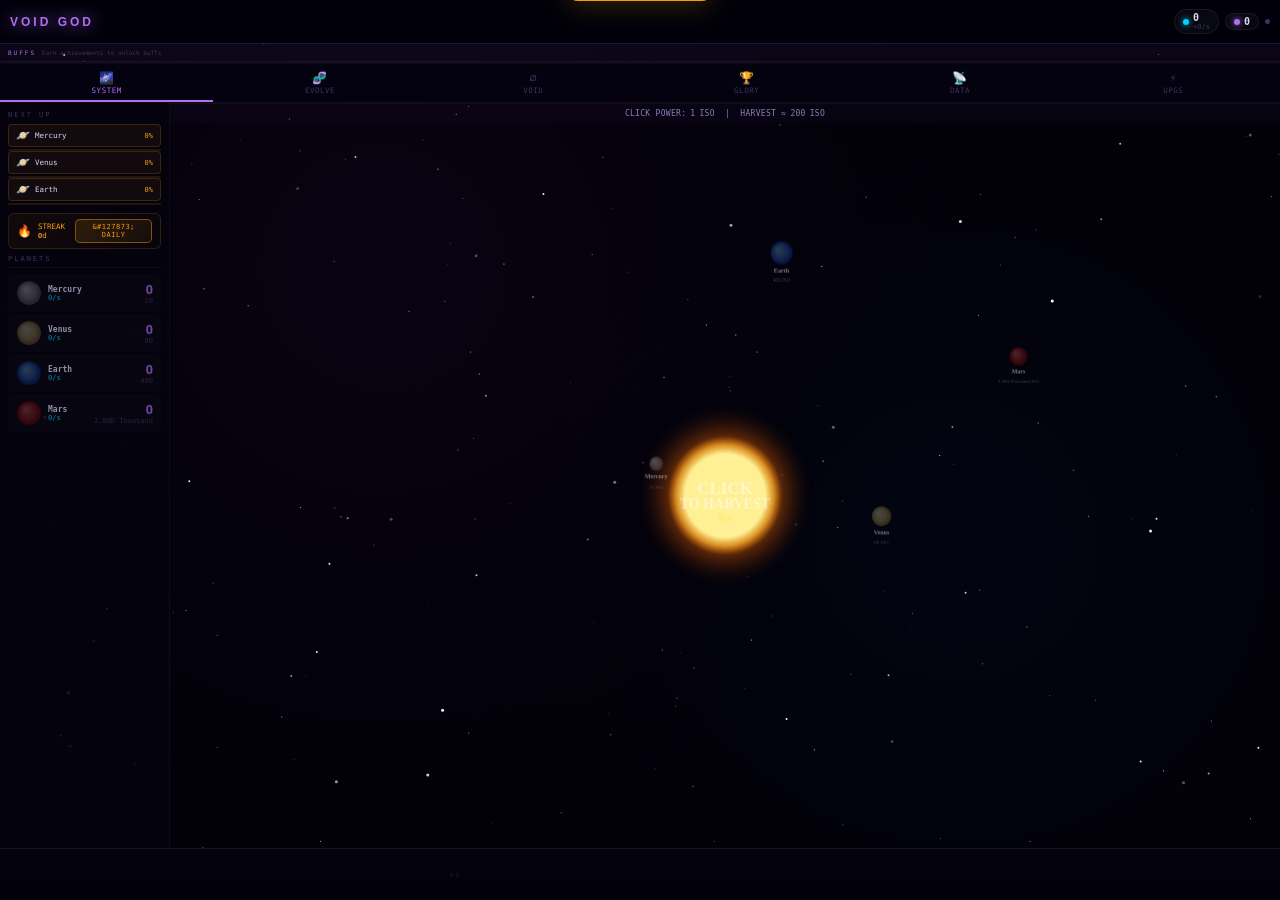
<file: index.html>
<!DOCTYPE html>
<html lang="en">
<head>
<!-- ════════════════════════════════════════════════
     VOID GOD — SEO & Social Meta  (Optimised)
     Option 2: Scale & Addiction angle
════════════════════════════════════════════════ -->

<!-- ESSENTIALS -->
<meta charset="UTF-8">
<meta name="viewport" content="width=device-width,initial-scale=1,maximum-scale=1,user-scalable=no">
<meta http-equiv="X-UA-Compatible" content="IE=edge">

<!-- ── PRIMARY META ── -->
<title>Collapse Stars. Rule the Void. Play Free Now.</title>

<meta name="description"
  content="From Mercury to black holes — grow your solar empire and idle your way to godhood. 80+ achievements await completionists. Start your solar journey today.">

<meta name="keywords"
  content="void god, solar simulation game, idle clicker game, space idle game, browser idle game, 100% achievements, solar system clicker, free space game, planet simulator, idle browser game, space enthusiast game, completionist idle game, no download idle game">

<meta name="author" content="VoidArc Games">
<meta name="robots" content="index, follow, max-snippet:-1, max-image-preview:large, max-video-preview:-1">
<meta name="theme-color" content="#b06ef3">

<!-- ── CANONICAL ── -->
<link rel="canonical" href="https://aneebbio.github.io/Planet-simulator-online-/">

<!-- ── OPEN GRAPH ── -->
<meta property="og:type"        content="website">
<meta property="og:site_name"   content="Void God — Solar Simulation">
<meta property="og:url"         content="https://aneebbio.github.io/Planet-simulator-online-/">
<meta property="og:title"       content="Collapse Stars. Rule the Void. Play Free Now.">
<meta property="og:description"
  content="From Mercury to black holes — grow your solar empire and idle your way to godhood. 80+ achievements await completionists. Start your solar journey today.">
<meta property="og:image"       content="https://aneebbio.github.io/Planet-simulator-online-/og-preview.png">
<meta property="og:image:width"  content="1200">
<meta property="og:image:height" content="630">
<meta property="og:image:alt"   content="Void God — Solar Idle Game screenshot showing planet system and achievement screen">
<meta property="og:locale"      content="en_US">

<!-- ── TWITTER CARD ── -->
<meta name="twitter:card"        content="summary_large_image">
<meta name="twitter:site"        content="@VoidArcGames">
<meta name="twitter:creator"     content="@VoidArcGames">
<meta name="twitter:title"       content="Collapse Stars. Rule the Void. Play Free Now.">
<meta name="twitter:description"
  content="From Mercury to black holes — grow your solar empire and idle your way to godhood. 80+ achievements await completionists. Start your solar journey today.">
<meta name="twitter:image"       content="https://aneebbio.github.io/Planet-simulator-online-/og-preview.png">
<meta name="twitter:image:alt"   content="Void God — Solar Idle Game">

<!-- ── STRUCTURED DATA — VideoGame Schema ── -->
<script type="application/ld+json">
{
  "@context": "https://schema.org",
  "@type": "VideoGame",
  "name": "Void God — Solar Dominion",
  "alternateName": "Planet Simulator Online",
  "description": "From Mercury to black holes — grow your solar empire and idle your way to godhood. 80+ achievements await completionists. A free browser-based solar idle clicker game.",
  "url": "https://aneebbio.github.io/Planet-simulator-online-/",
  "image": "https://aneebbio.github.io/Planet-simulator-online-/og-preview.png",
  "genre": ["Idle Game", "Clicker", "Strategy", "Simulation"],
  "gamePlatform": "Web Browser",
  "operatingSystem": "Any",
  "applicationCategory": "Game",
  "offers": { "@type": "Offer", "price": "0", "priceCurrency": "USD" },
  "aggregateRating": {
    "@type": "AggregateRating",
    "ratingValue": "4.9",
    "ratingCount": "1000",
    "bestRating": "5",
    "worstRating": "1"
  },
  "playMode": "SinglePlayer",
  "keywords": "solar simulation, idle clicker, space game, achievements, free browser game"
}
</script>

<!-- ── PRECONNECT FOR FONTS ── -->
<link rel="preconnect" href="https://fonts.googleapis.com">
<link rel="preconnect" href="https://fonts.gstatic.com" crossorigin>
<style>
:root{
  --bg:#02010a;--c1:#08051a;--c2:#0f0a28;
  --acc:#b06ef3;--acc2:#7c3aed;--gold:#f59e0b;--cyan:#00d4ff;
  --red:#ff4757;--green:#2ed573;--pink:#ff6b9d;--orange:#ff9f43;
  --txt:#ddd6fe;--txt2:#8b7db5;--txt3:#3d3260;
}
*{box-sizing:border-box;margin:0;padding:0;-webkit-tap-highlight-color:transparent;}
html,body{height:100%;overflow:hidden;background:var(--bg);}
body{color:var(--txt);font-family:'Share Tech Mono',monospace;position:relative;}

#space-canvas{position:fixed;inset:0;z-index:0;pointer-events:none;}

#app{display:flex;flex-direction:column;height:100vh;position:relative;z-index:1;}

#topbar{
  background:rgba(2,1,10,.9);backdrop-filter:blur(16px);
  border-bottom:1px solid rgba(176,110,243,.2);
  padding:0 10px;height:44px;flex-shrink:0;
  display:flex;align-items:center;gap:8px;
}
#tb-logo{font-family:'Orbitron',sans-serif;font-weight:900;font-size:12px;letter-spacing:3px;color:var(--acc);text-shadow:0 0 16px var(--acc);white-space:nowrap;}
#tb-res{display:flex;gap:6px;flex:1;justify-content:flex-end;align-items:center;}
.rchip{display:flex;align-items:center;gap:4px;background:rgba(255,255,255,.03);border:1px solid rgba(255,255,255,.07);border-radius:16px;padding:2px 8px;}
.rdot{width:6px;height:6px;border-radius:50%;flex-shrink:0;}
.ri{background:var(--cyan);box-shadow:0 0 6px var(--cyan);}
.rv{background:var(--acc);box-shadow:0 0 6px var(--acc);}
.rg{background:var(--gold);box-shadow:0 0 6px var(--gold);}
.rval{font-size:10px;font-weight:700;}
.rrate{font-size:7px;color:var(--txt3);}
#sdot{width:5px;height:5px;border-radius:50%;background:var(--txt3);transition:.3s;}
#sdot.on{background:var(--green);box-shadow:0 0 8px var(--green);}

/* ACHIEVEMENT BUFF TICKER */
#buff-strip{height:18px;background:rgba(176,110,243,.05);border-bottom:1px solid rgba(176,110,243,.1);display:flex;align-items:center;overflow:hidden;flex-shrink:0;padding:0 8px;gap:6px;}
#buff-label{font-size:6px;letter-spacing:2px;color:var(--acc);white-space:nowrap;}
#buff-scroll{flex:1;overflow:hidden;display:flex;gap:8px;align-items:center;}
.buff-chip{font-size:6.5px;color:var(--green);white-space:nowrap;background:rgba(46,213,115,.08);border:1px solid rgba(46,213,115,.18);border-radius:8px;padding:1px 6px;}

/* COMBO */
#combo-strip{height:2px;background:rgba(255,255,255,.04);flex-shrink:0;position:relative;}
#combo-fill{height:100%;background:linear-gradient(90deg,var(--acc2),var(--acc),var(--gold));width:0%;transition:width .15s;}
#combo-badge{position:absolute;right:8px;top:-16px;font-size:7px;color:var(--gold);opacity:0;transition:.2s;letter-spacing:2px;pointer-events:none;}
#combo-badge.on{opacity:1;}

#nav{display:flex;background:rgba(5,3,15,.9);border-bottom:1px solid rgba(255,255,255,.04);flex-shrink:0;}
.ntab{flex:1;padding:7px 2px 5px;border:none;background:none;color:var(--txt3);cursor:pointer;font-family:'Share Tech Mono',monospace;font-size:7.5px;letter-spacing:.5px;text-transform:uppercase;border-bottom:2px solid transparent;transition:.2s;display:flex;flex-direction:column;align-items:center;gap:1px;position:relative;}
.ntab .ni{font-size:12px;}
.ntab.on{color:var(--acc);border-bottom-color:var(--acc);}
.nbadge{position:absolute;top:3px;right:8px;background:var(--red);color:#fff;font-size:6px;border-radius:5px;padding:0 3px;display:none;animation:badgePop 1s ease infinite alternate;}
.nbadge.on{display:block;}
@keyframes badgePop{to{transform:scale(1.2);box-shadow:0 0 5px var(--red);}}

#main{flex:1;overflow:hidden;display:flex;position:relative;}
.screen{display:none;width:100%;height:100%;overflow-y:auto;padding-bottom:10px;}
.screen.on{display:block;}
.fscreen{display:none!important;}
.fscreen.on{display:flex!important;}

/* SOLAR */
#screen-solar{flex-direction:column;overflow:hidden!important;padding:0!important;}
#solar-main{flex:1;display:flex;overflow:hidden;}

.gen{display:flex;align-items:center;gap:6px;padding:5px 7px;margin-bottom:2px;border-radius:5px;border:1px solid transparent;cursor:pointer;transition:.15s;background:rgba(255,255,255,.02);}
.gen:hover{background:rgba(176,110,243,.08);border-color:rgba(176,110,243,.18);}
.gen.cant{opacity:.55;}
.gen.cant:hover{background:rgba(255,255,255,.02);border-color:transparent;}
.gen.milestone-glow{box-shadow:0 0 10px rgba(245,158,11,.3);border-color:rgba(245,158,11,.25)!important;}
.gen-info{flex:1;min-width:0;}
.gen-name{font-size:8px;font-weight:600;white-space:nowrap;overflow:hidden;text-overflow:ellipsis;color:var(--txt);}
.gen-rate{font-size:7px;color:var(--cyan);}
.gen-right{text-align:right;flex-shrink:0;}
.gen-count{font-size:13px;font-family:'Orbitron',sans-serif;font-weight:700;color:var(--acc);}
.gen-cost{font-size:7px;}

#planet-list-panel{
  width:170px;flex-shrink:0;
  background:rgba(5,3,15,.85);
  border-right:1px solid rgba(255,255,255,.04);
  overflow-y:auto;padding:8px;
}
.plist-title{font-size:7px;letter-spacing:2px;color:var(--txt3);margin-bottom:6px;padding-bottom:4px;border-bottom:1px solid rgba(255,255,255,.04);}
.planet-row{
  display:flex;align-items:center;gap:6px;padding:5px 7px;
  margin-bottom:2px;border-radius:5px;border:1px solid transparent;
  cursor:pointer;transition:.15s;background:rgba(255,255,255,.02);
}
.planet-row:hover,.planet-row.active{background:rgba(176,110,243,.08);border-color:rgba(176,110,243,.2);}
.pr-icon{width:22px;height:22px;border-radius:50%;flex-shrink:0;}
.pr-info{flex:1;min-width:0;}
.pr-name{font-size:8px;font-weight:700;white-space:nowrap;overflow:hidden;text-overflow:ellipsis;}
.pr-rate{font-size:7px;color:var(--cyan);}
.pr-right{text-align:right;flex-shrink:0;}
.pr-count{font-size:11px;font-family:'Orbitron',sans-serif;font-weight:700;color:var(--acc);}
.pr-cost{font-size:7px;color:var(--gold);}
.planet-row.cant .pr-cost{color:var(--txt3);}
.planet-row.cant{opacity:.55;}
.milestone-glow{animation:milGlow 1s ease infinite alternate;}
@keyframes milGlow{from{box-shadow:none;}to{box-shadow:0 0 10px rgba(245,158,11,.4);}}

#next-up{margin-bottom:8px;}
.nu-title{font-size:7px;letter-spacing:2px;color:var(--txt3);margin-bottom:5px;}
.nu-item{display:flex;align-items:center;gap:5px;padding:4px 7px;margin-bottom:2px;border-radius:4px;background:rgba(245,158,11,.06);border:1px solid rgba(245,158,11,.18);cursor:pointer;font-size:7px;transition:.15s;}
.nu-item:hover{background:rgba(245,158,11,.14);}
.nu-icon{font-size:11px;}
.nu-pct{font-size:7px;color:var(--gold);margin-left:auto;}
.nu-bar{height:2px;background:rgba(245,158,11,.12);border-radius:1px;margin-top:1px;}
.nu-bar-fill{height:100%;background:var(--gold);border-radius:1px;transition:.4s;}

#solar-center{flex:1;position:relative;overflow:hidden;}
#solar-canvas{width:100%;height:100%;cursor:crosshair;}
#selected-planet-info{
  position:absolute;bottom:8px;left:50%;transform:translateX(-50%);
  background:rgba(2,1,10,.92);border:1px solid rgba(176,110,243,.3);
  border-radius:8px;padding:8px 14px;text-align:center;pointer-events:none;
  display:none;white-space:nowrap;backdrop-filter:blur(8px);
}
#spi-name{font-family:'Orbitron',sans-serif;font-size:11px;font-weight:700;color:var(--acc);}
#spi-ips{font-size:9px;color:var(--cyan);margin-top:1px;}
#spi-hint{font-size:8px;color:var(--txt3);margin-top:1px;}
#click-power-row{font-size:8px;color:var(--txt2);text-align:center;padding:4px 0;}

/* SKILLS */
#screen-skills{padding:0;}
#skill-layout{display:flex;height:100%;}
#skill-cats{width:90px;flex-shrink:0;background:rgba(5,3,15,.9);border-right:1px solid rgba(255,255,255,.04);overflow-y:auto;}
.scat-btn{display:block;width:100%;padding:9px 6px;background:none;border:none;color:var(--txt3);cursor:pointer;font-family:'Share Tech Mono',monospace;font-size:7.5px;letter-spacing:.5px;text-align:left;border-right:2px solid transparent;transition:.15s;}
.scat-btn:hover{color:var(--txt2);background:rgba(255,255,255,.02);}
.scat-btn.on{color:var(--acc);border-right-color:var(--acc);background:rgba(176,110,243,.07);}
.scat-icon{font-size:14px;display:block;margin-bottom:2px;}
.scat-owned{font-size:6px;color:var(--txt3);display:block;}
.scat-avail{font-size:6px;color:var(--green);display:block;animation:badgePop 1s infinite alternate;}

#skill-panel{flex:1;overflow-y:auto;padding:10px;}
#skill-info-panel{width:0;overflow:hidden;background:rgba(5,3,15,.95);border-left:1px solid rgba(255,255,255,.04);transition:width .2s;flex-shrink:0;}
#skill-info-panel.open{width:160px;}
#sip-inner{width:160px;padding:10px;height:100%;overflow-y:auto;}

.skill-row{display:flex;gap:5px;margin-bottom:5px;flex-wrap:wrap;align-items:flex-start;}
.skill-conn{width:5px;height:2px;background:rgba(176,110,243,.2);align-self:center;flex-shrink:0;margin-top:-8px;}
.snode{
  width:70px;height:70px;border-radius:7px;
  border:2px solid rgba(255,255,255,.07);background:rgba(8,5,24,.9);
  display:flex;flex-direction:column;align-items:center;justify-content:center;
  cursor:pointer;transition:.15s;position:relative;flex-shrink:0;overflow:hidden;padding:2px;
}
.snode.can{border-color:rgba(176,110,243,.5);animation:nodeGlow 2s ease infinite alternate;}
@keyframes nodeGlow{to{box-shadow:0 0 14px rgba(176,110,243,.4);}}
.snode.can:hover{transform:scale(1.07);border-color:var(--acc);}
.snode.bought{border-color:var(--acc);background:linear-gradient(135deg,rgba(124,58,237,.22),rgba(176,110,243,.06));}
.snode.bought::before{content:'✓';position:absolute;top:1px;right:4px;font-size:7px;color:var(--green);}
.snode.locked{opacity:.2;cursor:default;filter:grayscale(.8);}
.snode.legendary{border-color:rgba(245,158,11,.4)!important;}
.snode.legendary.can{animation:legGlow 1.5s ease infinite alternate;}
@keyframes legGlow{to{box-shadow:0 0 22px rgba(245,158,11,.5),0 0 45px rgba(245,158,11,.15);}}
.snode.legendary.bought{border-color:var(--gold)!important;box-shadow:0 0 12px rgba(245,158,11,.2);}
.snode-icon{font-size:20px;}
.snode-name{font-size:6.5px;text-align:center;color:var(--txt2);line-height:1.2;padding:0 2px;margin-top:1px;}
.snode-cost{font-size:6.5px;margin-top:1px;}
.snode-eff{position:absolute;bottom:1px;left:0;right:0;text-align:center;font-size:5.5px;color:var(--green);padding:0 2px;}
.tier-div{height:1px;background:rgba(255,255,255,.05);margin:6px 0;}

.sip-icon{font-size:28px;text-align:center;display:block;margin-bottom:5px;}
.sip-name{font-family:'Orbitron',sans-serif;font-size:10px;font-weight:700;color:var(--acc);margin-bottom:3px;}
.sip-desc{font-size:7.5px;color:var(--txt2);line-height:1.5;margin-bottom:7px;}
.sip-row{display:flex;justify-content:space-between;padding:3px 0;border-bottom:1px solid rgba(255,255,255,.04);font-size:7.5px;}
.sip-l{color:var(--txt3);}
.sip-good{color:var(--green);}
.sip-gold{color:var(--gold);}
.sip-bad{color:var(--red);}
.sip-btn{width:100%;margin-top:9px;padding:8px;border-radius:5px;border:1px solid var(--acc);background:rgba(176,110,243,.1);color:var(--acc);font-family:'Share Tech Mono',monospace;font-size:8px;cursor:pointer;transition:.15s;letter-spacing:1px;}
.sip-btn:hover:not(:disabled){background:rgba(176,110,243,.22);}
.sip-btn:disabled{opacity:.2;cursor:default;}
.sip-prereq{font-size:7px;color:var(--red);margin-top:5px;line-height:1.4;}

/* VOID */
#screen-void{padding:10px;}
.void-hero{background:linear-gradient(135deg,rgba(20,10,50,.9),rgba(5,3,15,.9));border:1px solid rgba(176,110,243,.3);border-radius:10px;padding:14px;margin-bottom:10px;text-align:center;max-width:400px;margin-left:auto;margin-right:auto;}
.vh-title{font-family:'Orbitron',sans-serif;font-weight:900;font-size:14px;letter-spacing:3px;color:var(--acc);margin-bottom:8px;}
.vh-grid{display:grid;grid-template-columns:repeat(3,1fr);gap:5px;margin-bottom:10px;}
.vh-stat{background:rgba(0,0,0,.3);border-radius:5px;padding:6px;}
.vh-stat-n{font-size:7px;color:var(--txt3);letter-spacing:1px;}
.vh-stat-v{font-size:15px;font-family:'Orbitron',sans-serif;font-weight:700;color:var(--txt);margin-top:1px;}
.prestige-btn{width:100%;padding:12px;border-radius:7px;border:2px solid var(--acc);background:linear-gradient(135deg,rgba(176,110,243,.18),rgba(124,58,237,.08));color:var(--acc);font-family:'Orbitron',sans-serif;font-size:11px;letter-spacing:2px;cursor:pointer;font-weight:700;transition:.2s;}
.prestige-btn:hover:not(:disabled){background:linear-gradient(135deg,rgba(176,110,243,.3),rgba(124,58,237,.18));box-shadow:0 0 20px rgba(176,110,243,.4);}
.prestige-btn:disabled{opacity:.25;cursor:default;}
.vupg-title{font-size:7px;letter-spacing:3px;color:var(--txt3);margin:9px 0 6px;max-width:400px;margin-left:auto;margin-right:auto;}
.vu{display:flex;align-items:center;gap:8px;padding:8px 10px;margin-bottom:6px;background:rgba(8,5,24,.8);border:1px solid rgba(176,110,243,.1);border-radius:7px;transition:.15s;max-width:400px;margin-left:auto;margin-right:auto;}
.vu:hover{border-color:rgba(176,110,243,.25);}
.vu.vowned{border-color:rgba(245,158,11,.22);background:rgba(245,158,11,.03);}
.vu-icon{font-size:18px;flex-shrink:0;}
.vu-body{flex:1;}
.vu-name{font-size:9px;font-weight:600;margin-bottom:1px;}
.vu-desc{font-size:7.5px;color:var(--txt3);line-height:1.4;}
.vu-btn{background:rgba(176,110,243,.1);border:1px solid rgba(176,110,243,.35);color:var(--acc);font-family:'Share Tech Mono',monospace;font-size:8px;padding:5px 10px;border-radius:4px;cursor:pointer;flex-shrink:0;transition:.15s;}
.vu-btn:hover:not(:disabled){background:rgba(176,110,243,.22);}
.vu-btn:disabled{opacity:.15;cursor:default;}
.vu-btn.owned{color:var(--gold);border-color:var(--gold);background:rgba(245,158,11,.08);}

/* ACHIEVEMENTS */
#screen-achieve{padding:10px;}
.ach-wrap{max-width:500px;margin:0 auto;}
.ach-hdr{display:flex;justify-content:space-between;font-size:7.5px;color:var(--txt3);margin-bottom:6px;}
.ach-prog-bar{height:3px;background:rgba(255,255,255,.05);border-radius:2px;margin-bottom:6px;}
.ach-prog-fill{height:100%;background:linear-gradient(90deg,var(--acc2),var(--gold));border-radius:2px;transition:.5s;}
.ach-buff-info{font-size:7px;color:var(--txt3);margin-bottom:8px;padding:4px 8px;background:rgba(176,110,243,.05);border-radius:4px;border:1px solid rgba(176,110,243,.1);}
.ach-buff-info span{color:var(--green);}
.ach-grid{display:grid;grid-template-columns:repeat(5,1fr);gap:5px;}
.ach{aspect-ratio:1;border-radius:6px;border:1px solid rgba(255,255,255,.06);background:rgba(8,5,24,.8);display:flex;flex-direction:column;align-items:center;justify-content:center;padding:3px;text-align:center;transition:.2s;position:relative;}
.ach.earned{border-color:var(--gold);background:rgba(245,158,11,.07);box-shadow:0 0 10px rgba(245,158,11,.1);}
.ach.earned:hover{transform:scale(1.06);}
.ach-icon{font-size:18px;filter:grayscale(1) opacity(.2);transition:.3s;margin-bottom:2px;}
.ach.earned .ach-icon{filter:none;}
.ach-name{font-size:5.5px;color:var(--txt3);line-height:1.2;}
.ach.earned .ach-name{color:var(--gold);}
.ach-buff{font-size:4.8px;color:var(--green);position:absolute;bottom:2px;left:0;right:0;text-align:center;}
.new-ach{animation:achPop .5s ease;}
@keyframes achPop{0%{transform:scale(.4);}60%{transform:scale(1.18);}100%{transform:scale(1);}}

/* STATS */
#screen-stats{padding:10px;}
.stat-card{background:rgba(8,5,24,.8);border:1px solid rgba(255,255,255,.06);border-radius:7px;padding:10px;margin-bottom:8px;max-width:420px;margin-left:auto;margin-right:auto;}
.sc-t{font-size:7px;letter-spacing:3px;color:var(--txt3);margin-bottom:8px;border-bottom:1px solid rgba(255,255,255,.04);padding-bottom:4px;}
.sg{display:grid;grid-template-columns:1fr 1fr;gap:4px;}
.si{background:rgba(0,0,0,.2);border-radius:4px;padding:5px 7px;}
.si-l{font-size:6.5px;color:var(--txt3);letter-spacing:1px;}
.si-v{font-size:12px;font-family:'Orbitron',sans-serif;color:var(--txt);margin-top:1px;}
.log-e{font-size:7.5px;padding:3px 0;border-bottom:1px solid rgba(255,255,255,.03);color:var(--txt3);}
.log-e.lh{color:var(--gold);}.log-e.lg{color:var(--green);}
.ctl-row{display:flex;gap:5px;margin-bottom:5px;}
.ctl{flex:1;padding:7px;border-radius:4px;border:1px solid rgba(255,255,255,.07);background:rgba(255,255,255,.02);color:var(--txt2);font-family:'Share Tech Mono',monospace;font-size:7.5px;cursor:pointer;transition:.15s;}
.ctl:hover{border-color:rgba(176,110,243,.25);}
.ctl.danger{border-color:rgba(255,71,87,.18);color:var(--red);}

/* IMPORT MODAL */
#import-modal{
  display:none;position:fixed;inset:0;z-index:9999;
  background:rgba(2,1,10,.85);backdrop-filter:blur(8px);
  align-items:center;justify-content:center;
}
#import-modal.on{display:flex;}
#import-box{
  background:rgba(8,5,24,.98);border:1px solid rgba(176,110,243,.4);
  border-radius:10px;padding:16px;width:300px;max-width:90vw;
  box-shadow:0 8px 40px rgba(0,0,0,.8);
}
#import-box h3{font-family:'Orbitron',sans-serif;font-size:11px;letter-spacing:2px;color:var(--acc);margin-bottom:8px;}
#import-ta{
  width:100%;height:80px;background:rgba(0,0,0,.4);border:1px solid rgba(176,110,243,.25);
  border-radius:5px;color:var(--txt);font-family:'Share Tech Mono',monospace;font-size:8px;
  padding:6px;resize:none;margin-bottom:8px;outline:none;
}
#import-ta:focus{border-color:rgba(176,110,243,.6);}
.im-row{display:flex;gap:6px;}
.im-btn{flex:1;padding:7px;border-radius:4px;border:1px solid rgba(176,110,243,.3);background:rgba(176,110,243,.1);color:var(--acc);font-family:'Share Tech Mono',monospace;font-size:8px;cursor:pointer;transition:.15s;}
.im-btn:hover{background:rgba(176,110,243,.22);}
.im-btn.cancel{border-color:rgba(255,255,255,.1);color:var(--txt3);background:rgba(255,255,255,.02);}

/* FLOATING / FX */
.float-num{position:fixed;pointer-events:none;z-index:9000;font-family:'Orbitron',sans-serif;font-weight:700;animation:floatUp .9s ease forwards;}
@keyframes floatUp{0%{opacity:1;transform:translateY(0)scale(1);}100%{opacity:0;transform:translateY(-55px)scale(.7);}}
.float-crit{animation:floatCrit 1.1s ease forwards!important;}
@keyframes floatCrit{0%{opacity:1;transform:translateY(0)scale(1.2);}50%{transform:translateY(-22px)scale(1.5);}100%{opacity:0;transform:translateY(-65px)scale(.8);}}

#flash{position:fixed;inset:0;pointer-events:none;z-index:9999;opacity:0;}
@keyframes novaF{0%{opacity:.8;}100%{opacity:0;}}
#crit-flash{position:fixed;inset:0;pointer-events:none;z-index:8000;opacity:0;background:radial-gradient(circle,rgba(245,158,11,.22),transparent);}
@keyframes critF{0%{opacity:1;}100%{opacity:0;}}

#toast-wrap{position:fixed;top:50px;right:8px;z-index:900;display:flex;flex-direction:column;gap:3px;pointer-events:none;max-width:190px;}
.toast{background:rgba(5,3,15,.97);border:1px solid rgba(176,110,243,.3);border-radius:5px;padding:5px 10px;font-size:8.5px;animation:tIn .25s ease,tOut .3s ease 2.7s forwards;box-shadow:0 4px 18px rgba(0,0,0,.7);}
@keyframes tIn{from{opacity:0;transform:translateX(14px);}to{opacity:1;transform:none;}}
@keyframes tOut{to{opacity:0;transform:translateX(8px);}}

#milestone-banner{position:fixed;top:50px;left:50%;transform:translateX(-50%)translateY(-90px);background:linear-gradient(135deg,rgba(20,10,50,.99),rgba(5,3,15,.99));border:1px solid var(--gold);border-radius:8px;padding:9px 16px;text-align:center;z-index:850;transition:.4s cubic-bezier(.34,1.56,.64,1);box-shadow:0 4px 28px rgba(245,158,11,.22);}
#milestone-banner.show{transform:translateX(-50%)translateY(0);}
#mb-pre{font-size:7px;letter-spacing:3px;color:var(--gold);margin-bottom:2px;}
#mb-msg{font-family:'Orbitron',sans-serif;font-weight:700;font-size:10px;color:var(--txt);}

::-webkit-scrollbar{width:3px;height:3px;}
::-webkit-scrollbar-thumb{background:rgba(176,110,243,.2);border-radius:2px;}

/* ===== ADDICTIVE + UPGRADE FEATURES ===== */
#screen-solar{flex-direction:column !important}
#solar-main{flex:1;min-height:0;overflow:hidden;display:flex}
/* AD SLOT */
#ad-slot{flex-shrink:0;background:linear-gradient(180deg,rgba(4,2,14,.98),rgba(2,1,10,1));border-top:1px solid rgba(176,110,243,.12);display:flex;align-items:center;justify-content:center;min-height:52px;padding:4px 12px;gap:8px}
#ad-lbl{font-size:5.5px;letter-spacing:3px;color:var(--txt3);white-space:nowrap;text-transform:uppercase;opacity:.5}
#ad-inner{flex:1;max-width:360px}
/* FRENZY */
#frenzy-bar{height:4px;flex-shrink:0;display:none;background:rgba(255,71,87,.06);position:relative}
#frenzy-fill{height:100%;background:linear-gradient(90deg,#ff4757,#ff6b35,#ff9f43,#f59e0b);width:100%;box-shadow:0 0 8px rgba(255,71,87,.4);transition:width .1s linear}
#frenzy-lbl{font-size:7px;text-align:center;color:#ff4757;letter-spacing:3px;display:none;padding:2px 0;font-weight:700;font-family:'Orbitron',monospace;background:rgba(255,71,87,.04);text-shadow:0 0 10px rgba(255,71,87,.6)}
body.frenzy #frenzy-bar,body.frenzy #frenzy-lbl{display:block}
body.frenzy #solar-canvas{filter:saturate(2) brightness(1.2) hue-rotate(-5deg)}
body.frenzy .rchip{border-color:rgba(255,71,87,.4)!important}
/* STREAK BAR */
#streak-bar{display:flex;align-items:center;gap:6px;padding:5px 8px;margin-bottom:6px;background:linear-gradient(135deg,rgba(245,158,11,.06),rgba(245,158,11,.02));border:1px solid rgba(245,158,11,.15);border-radius:6px;font-size:7.5px;color:var(--gold)}
#daily-btn{margin-left:auto;padding:3px 10px;border-radius:5px;border:1px solid rgba(245,158,11,.45);background:linear-gradient(135deg,rgba(245,158,11,.14),rgba(245,158,11,.06));color:var(--gold);font-family:'Share Tech Mono',monospace;font-size:7px;cursor:pointer;transition:.2s;letter-spacing:.5px}
#daily-btn:hover:not(.claimed){background:linear-gradient(135deg,rgba(245,158,11,.28),rgba(245,158,11,.1));box-shadow:0 0 12px rgba(245,158,11,.25)}
#daily-btn.claimed{opacity:.28;cursor:default}
/* BONUS POPUP */
#bonus-popup{position:fixed;top:50%;left:50%;transform:translate(-50%,-50%) scale(0);z-index:8500;background:linear-gradient(135deg,rgba(18,8,45,.99),rgba(5,3,15,.99));border:2px solid var(--gold);border-radius:16px;padding:22px 36px;text-align:center;pointer-events:none;transition:transform .4s cubic-bezier(.34,1.56,.64,1);box-shadow:0 12px 60px rgba(245,158,11,.35),0 0 80px rgba(245,158,11,.1)}
#bonus-popup.show{transform:translate(-50%,-50%) scale(1)}
#bp-mult{font-family:'Orbitron',sans-serif;font-weight:900;font-size:40px;color:var(--gold);text-shadow:0 0 30px rgba(245,158,11,.8),0 0 60px rgba(245,158,11,.3);line-height:1}
#bp-sub{font-size:10px;color:var(--txt2);margin-top:6px;letter-spacing:3px;text-transform:uppercase}
#bp-dur{font-size:8.5px;color:var(--orange);margin-top:4px;letter-spacing:1px}
/* WARP OVERLAY */
#warp-overlay{position:fixed;inset:0;z-index:9990;pointer-events:none;opacity:0;transition:opacity .5s}
#warp-overlay.on{opacity:1;animation:warpPulse .25s ease infinite alternate}
@keyframes warpPulse{from{background:radial-gradient(ellipse at 50% 50%,rgba(176,110,243,.4),transparent 65%)}to{background:radial-gradient(ellipse at 50% 50%,rgba(176,110,243,.7),rgba(124,58,237,.2) 40%,transparent 70%)}}
/* LOGO FLAME */
@keyframes logoF{0%,100%{text-shadow:0 0 16px var(--acc),0 0 30px rgba(176,110,243,.3)}50%{text-shadow:0 0 30px var(--acc),0 0 60px var(--acc2),0 0 90px var(--pink)}}
body.highvoid #tb-logo{animation:logoF 2s ease infinite}
/* ADVANCE BTN */
.adv-btn{background:rgba(176,110,243,.1);border:1px solid rgba(176,110,243,.3);color:var(--acc);font-family:'Share Tech Mono',monospace;font-size:7px;padding:2px 9px;border-radius:4px;cursor:pointer;margin-left:5px;transition:.2s;letter-spacing:.5px}
.adv-btn:hover{background:rgba(176,110,243,.22);border-color:rgba(176,110,243,.5);box-shadow:0 0 8px rgba(176,110,243,.2)}
/* CLICK POWER ROW */
#click-power-row{font-size:8px;color:var(--txt2);text-align:center;padding:5px 8px;background:rgba(176,110,243,.03);border-top:1px solid rgba(255,255,255,.04);letter-spacing:.3px;display:flex;align-items:center;justify-content:center;gap:4px;flex-wrap:wrap;flex-shrink:0}
#click-power-row b{color:var(--cyan);font-family:'Orbitron',sans-serif;font-size:9px}
#auto-lbl{background:rgba(46,213,115,.1);border:1px solid rgba(46,213,115,.2);border-radius:3px;padding:1px 4px;font-size:6px;letter-spacing:1px}
/* UPGRADE SCREEN */
#screen-upgrades{padding:10px;overflow-y:auto;background:var(--bg)}
#iso-upg-screen{max-width:540px;margin:0 auto}
.upg-section-title{font-family:'Orbitron',sans-serif;font-size:8px;font-weight:700;letter-spacing:3px;margin:0 0 6px;padding:0}
.upg-tier-label{font-size:7px;letter-spacing:3px;font-family:'Orbitron',sans-serif;font-weight:700;margin:14px 0 7px;padding-bottom:5px;border-bottom:1px solid rgba(255,255,255,.06)}
.upg-panel{background:rgba(6,4,18,.9);border:1px solid rgba(176,110,243,.1);border-radius:10px;padding:14px;margin-bottom:10px;box-shadow:0 4px 24px rgba(0,0,0,.4)}
.upg-grid{display:grid;grid-template-columns:repeat(auto-fill,minmax(130px,1fr));gap:8px;margin-top:4px}
.upg-card{background:rgba(5,3,15,.95);border:1px solid rgba(176,110,243,.12);border-radius:8px;padding:10px;cursor:pointer;transition:all .18s;position:relative;min-height:92px;display:flex;flex-direction:column;overflow:hidden}
.upg-card::before{content:'';position:absolute;inset:0;opacity:0;background:linear-gradient(135deg,rgba(176,110,243,.1),transparent);transition:.18s}
.upg-card:hover:not(.cant):not(.maxed)::before{opacity:1}
.upg-card:hover:not(.cant):not(.maxed){border-color:rgba(176,110,243,.45);transform:translateY(-3px);box-shadow:0 6px 20px rgba(176,110,243,.18)}
.upg-card.cant{opacity:.32;cursor:default}
.upg-card.maxed{border-color:rgba(245,158,11,.35);background:rgba(245,158,11,.04)}
.upg-card.maxed::before{opacity:1;background:linear-gradient(135deg,rgba(245,158,11,.06),transparent)}
.upg-card.legendary{border-color:rgba(245,158,11,.28)}
.upg-card.legendary:not(.cant):not(.maxed){animation:nodeGlow 2.5s ease infinite alternate;box-shadow:0 0 15px rgba(245,158,11,.08)}
.upg-card.legendary.maxed{border-color:rgba(245,158,11,.7);box-shadow:0 0 20px rgba(245,158,11,.2)}
.upg-lv{position:absolute;top:4px;right:6px;font-size:6px;color:var(--txt3);letter-spacing:.5px}
.upg-card.maxed .upg-lv{color:var(--gold);font-weight:700}
.upg-icon{font-size:22px;margin-bottom:4px;display:block;line-height:1}
.upg-name{font-size:8px;font-weight:700;color:var(--txt);margin-bottom:2px;line-height:1.25}
.upg-eff{font-size:7px;color:var(--green);margin-bottom:auto;line-height:1.3}
.upg-cost{font-size:7.5px;margin-top:6px;font-family:'Share Tech Mono',monospace}
/* SCREEN SOLAR FLEX FIX */
#screen-solar.on{display:flex !important}
</style>

</head>
<body>
<canvas id="space-canvas"></canvas>
<div id="warp-overlay"></div>
<div id="bonus-popup"><div id="bp-mult">x5</div><div id="bp-sub">FRENZY</div><div id="bp-dur">30s</div></div>
<div id="flash"></div><div id="crit-flash"></div>
<div id="toast-wrap"></div>
<div id="milestone-banner"><div id="mb-pre">✦ ACHIEVEMENT ✦</div><div id="mb-msg">...</div></div>

<!-- IMPORT MODAL -->
<div id="import-modal">
  <div id="import-box">
    <h3>📥 IMPORT SAVE</h3>
    <textarea id="import-ta" placeholder="Paste your save code here..."></textarea>
    <div class="im-row">
      <button class="im-btn" onclick="confirmImport()">LOAD SAVE</button>
      <button class="im-btn cancel" onclick="closeImport()">CANCEL</button>
    </div>
  </div>
</div>

<div id="app">
  <div id="topbar">
    <div id="tb-logo">VOID GOD</div>
    <div id="tb-res">
      <div class="rchip"><div class="rdot ri"></div><div><div class="rval" id="iso-v">0</div><div class="rrate" id="iso-r">+0/s</div></div></div>
      <div class="rchip"><div class="rdot rv"></div><span class="rval" id="void-v">0</span></div>
      <div class="rchip" id="combo-chip" style="display:none"><div class="rdot rg"></div><span class="rval" id="combo-v">×1.0</span></div>
      <div id="sdot"></div>
    </div>
  </div>

  <!-- ACHIEVEMENT BUFF STRIP -->
  <div id="buff-strip">
    <span id="buff-label">BUFFS</span>
    <div id="buff-scroll"></div>
  </div>

  <div id="combo-strip"><div id="combo-fill"></div><div id="combo-badge">COMBO!</div></div>

  <div id="frenzy-bar"><div id="frenzy-fill"></div></div>
<div id="frenzy-lbl">FRENZY</div>
<nav id="nav">
    <button class="ntab on" onclick="tab('solar')" id="nt-solar"><span class="ni">🌌</span>SYSTEM<span class="nbadge" id="badge-solar"></span></button>
    <button class="ntab" onclick="tab('skills')" id="nt-skills"><span class="ni">🧬</span>EVOLVE<span class="nbadge" id="badge-skills"></span></button>
    <button class="ntab" onclick="tab('void')" id="nt-void"><span class="ni">∅</span>VOID<span class="nbadge" id="badge-void"></span></button>
    <button class="ntab" onclick="tab('achieve')" id="nt-achieve"><span class="ni">🏆</span>GLORY<span class="nbadge" id="badge-achieve"></span></button>
    <button class="ntab" onclick="tab('stats')" id="nt-stats"><span class="ni">📡</span>DATA</button>
    <button class="ntab" onclick="tab('upgrades')" id="nt-upgrades"><span class="ni">&#9889;</span>UPGS<span class="nbadge" id="badge-upgrades"></span></button>
  </nav>

  <div id="main">

    <!-- SOLAR SYSTEM -->
    <div class="screen fscreen on" id="screen-solar">
      <div id="solar-main">
        <div id="planet-list-panel">
          <div id="next-up"></div>
          <div id="streak-bar"><span style="font-size:12px">&#128293;</span><span>STREAK <b id="streak-v" style="color:var(--orange);font-family:Orbitron,sans-serif">0</b>d</span><button id="daily-btn" onclick="claimDaily()">&#127873; DAILY</button></div>
          <div class="plist-title">PLANETS</div>
          <div id="planet-buy-list"></div>
        </div>
        <div id="solar-center">
          <div id="click-power-row">CLICK POWER: <span id="click-pw">1</span> ISO &nbsp;|&nbsp; HARVEST ≈ <span id="hest">0</span> ISO</div>
          <canvas id="solar-canvas"></canvas>
          <div id="selected-planet-info">
            <div id="spi-name">PLANET</div>
            <div id="spi-ips">0 ISO/s</div>
            <div id="spi-hint">CLICK TO HARVEST</div>
          </div>
        </div>
      </div>
      <div id="ad-slot"><span id="ad-lbl">AD</span><div id="ad-inner"><script async="async" data-cfasync="false" src="https://pl28773503.effectivegatecpm.com/900a963ba8053c59fa04ff02450d4e12/invoke.js"></script><div id="container-900a963ba8053c59fa04ff02450d4e12"></div></div></div>
    </div>

    <!-- SKILLS -->
    <div class="screen" id="screen-skills">
      <div id="skill-layout">
        <div id="skill-cats"></div>
        <div id="skill-panel"></div>
        <div id="skill-info-panel"><div id="sip-inner"></div></div>
      </div>
    </div>

    <!-- VOID -->
    <div class="screen" id="screen-void">
      <div class="void-hero">
        <div class="vh-title">∅ VOID MARKET ∅</div>
        <div class="vh-grid">
          <div class="vh-stat"><div class="vh-stat-n">VOID</div><div class="vh-stat-v" id="vt-total">0</div></div>
          <div class="vh-stat"><div class="vh-stat-n">PENDING</div><div class="vh-stat-v" id="vt-pend">0</div></div>
          <div class="vh-stat"><div class="vh-stat-n">COLLAPSES</div><div class="vh-stat-v" id="vt-count">0</div></div>
        </div>
        <button class="prestige-btn" id="prestige-btn" onclick="prestige()">∅ BIG CRUNCH</button>
        <div style="font-size:7.5px;color:var(--txt3);margin-top:6px;">Tokens = √(ISO ÷ 100K) · Need ≥100K ISO</div>
      </div>
      <div class="vupg-title">— PERMANENT UPGRADES —</div>
      <div id="void-upg-list"></div>
    </div>

    <!-- ACHIEVEMENTS -->
    <div class="screen" id="screen-achieve">
      <div class="ach-wrap">
        <div class="ach-hdr"><span>GLORY LOG</span><span id="ach-disp">0 / 0</span></div>
        <div class="ach-prog-bar"><div class="ach-prog-fill" id="ach-prog"></div></div>
        <div class="ach-buff-info">Each achievement grants a permanent buff. Active buffs: <span id="ach-buff-total">×1.00</span> total multiplier</div>
        <div class="ach-grid" id="ach-grid"></div>
      </div>
    </div>

    <!-- STATS -->
    <div class="screen" id="screen-stats">
      <div class="stat-card">
        <div class="sc-t">COSMIC RECORDS</div>
        <div class="sg">
          <div class="si"><div class="si-l">LIFETIME ISO</div><div class="si-v" id="st-iso">0</div></div>
          <div class="si"><div class="si-l">ISO/SEC</div><div class="si-v" id="st-ips">0</div></div>
          <div class="si"><div class="si-l">TOTAL DAYS</div><div class="si-v" id="st-days">0</div></div>
          <div class="si"><div class="si-l">CYCLES</div><div class="si-v" id="st-cycles">0</div></div>
          <div class="si"><div class="si-l">NOVAS</div><div class="si-v" id="st-novas">0</div></div>
          <div class="si"><div class="si-l">GHOSTS</div><div class="si-v" id="st-ghosts">0</div></div>
          <div class="si"><div class="si-l">CLICKS</div><div class="si-v" id="st-clicks">0</div></div>
          <div class="si"><div class="si-l">CRITS</div><div class="si-v" id="st-crits">0</div></div>
          <div class="si"><div class="si-l">COLLAPSES</div><div class="si-v" id="st-prest">0</div></div>
          <div class="si"><div class="si-l">MAX COMBO</div><div class="si-v" id="st-combo">0</div></div>
        </div>
      </div>
      <div class="stat-card">
        <div class="sc-t">SYSTEM LOG</div>
        <div id="log-list"></div>
      </div>
      <div class="stat-card">
        <div class="sc-t">SAVE DATA</div>
        <div class="ctl-row"><button class="ctl" onclick="exportSave()">EXPORT</button><button class="ctl" onclick="openImport()">IMPORT</button></div>
        <button class="ctl danger" style="width:100%" onclick="resetGame()">⚠ WIPE ALL DATA</button>
      </div>
    </div>

    <div class="screen" id="screen-upgrades" style="padding:10px;overflow-y:auto"><div id="iso-upg-screen"></div></div>
  </div>
</div>

<!-- WIPE CONFIRMATION MODAL -->
<div id="wipe-modal" style="display:none;position:fixed;inset:0;z-index:99999;background:rgba(2,1,10,.92);backdrop-filter:blur(10px);align-items:center;justify-content:center;">
  <div style="background:linear-gradient(135deg,rgba(30,5,5,.99),rgba(8,2,2,.99));border:2px solid rgba(255,71,87,.5);border-radius:14px;padding:28px 32px;max-width:320px;width:90%;text-align:center;box-shadow:0 12px 60px rgba(255,71,87,.3)">
    <div style="font-size:32px;margin-bottom:10px">&#9888;</div>
    <div style="font-family:'Orbitron',sans-serif;font-size:13px;font-weight:900;color:#ff4757;letter-spacing:2px;margin-bottom:8px">WIPE ALL DATA</div>
    <div style="font-size:8.5px;color:#8b7db5;line-height:1.7;margin-bottom:20px">This will permanently delete your <b style="color:#ddd6fe">entire save</b> including all planets, skills, ISO upgrades and void tokens.<br><br>This <b style="color:#ff4757">cannot be undone.</b></div>
    <div id="wipe-confirm-row" style="display:flex;gap:8px;">
      <button onclick="closeWipeModal()" style="flex:1;padding:10px;border-radius:6px;border:1px solid rgba(255,255,255,.1);background:rgba(255,255,255,.04);color:#8b7db5;font-family:'Share Tech Mono',monospace;font-size:8px;cursor:pointer;transition:.2s" onmouseover="this.style.background='rgba(255,255,255,.08)'" onmouseout="this.style.background='rgba(255,255,255,.04)'">CANCEL</button>
      <button onclick="confirmWipe()" style="flex:1;padding:10px;border-radius:6px;border:1px solid rgba(255,71,87,.5);background:rgba(255,71,87,.12);color:#ff4757;font-family:'Orbitron',monospace;font-size:8px;font-weight:700;cursor:pointer;transition:.2s;letter-spacing:1px" onmouseover="this.style.background='rgba(255,71,87,.28)'" onmouseout="this.style.background='rgba(255,71,87,.12)'">DELETE EVERYTHING</button>
    </div>
    <div id="wipe-countdown" style="font-size:7px;color:#ff4757;margin-top:10px;display:none;letter-spacing:2px"></div>
  </div>
</div>

<script>
const SK = "VoidGod_Solar_V2";

const PLANETS = [
  { id:"mercury", name:"Mercury",  color:"#b5b5b5", size:10, orbitR:0,   ips:0.1,   cost:10,    scale:1.12, glow:"#aaa",   desc:"Tiny rock. Faint ISO trail." },
  { id:"venus",   name:"Venus",    color:"#e8c77a", size:14, orbitR:0,   ips:0.6,   cost:80,    scale:1.13, glow:"#f0d080", desc:"Toxic beauty. Thick atmosphere radiates ISO." },
  { id:"earth",   name:"Earth",    color:"#3b82f6", size:16, orbitR:0,   ips:3,     cost:400,   scale:1.14, glow:"#60a5fa", desc:"Cradle of life. Civilization pumps ISO." },
  { id:"mars",    name:"Mars",     color:"#dc2626", size:13, orbitR:0,   ips:12,    cost:2000,  scale:1.14, glow:"#f87171", desc:"Red planet. Ancient void minerals." },
  { id:"asteroid",name:"Asteroids",color:"#7c6f5a", size:11, orbitR:0,   ips:50,    cost:10000, scale:1.15, glow:"#a39382", desc:"Belt of raw isotope ore." },
  { id:"jupiter", name:"Jupiter",  color:"#c4883a", size:26, orbitR:0,   ips:200,   cost:60000, scale:1.15, glow:"#f5c57a", desc:"Gas giant. Storms harvest atmospheric ISO." },
  { id:"saturn",  name:"Saturn",   color:"#d4b88a", size:22, orbitR:0,   ips:800,   cost:350000,scale:1.15, glow:"#ffe0a0", desc:"Ring system amplifies ISO 3×." },
  { id:"uranus",  name:"Uranus",   color:"#7dd3fc", size:18, orbitR:0,   ips:3200,  cost:2e6,   scale:1.16, glow:"#bae6fd", desc:"Ice giant spinning with quantum cold." },
  { id:"neptune", name:"Neptune",  color:"#3b82f6", size:17, orbitR:0,   ips:12000, cost:1.2e7, scale:1.16, glow:"#93c5fd", desc:"Storm world. Deep ISO veins." },
  { id:"pluto",   name:"Pluto",    color:"#a78bfa", size:9,  orbitR:0,   ips:50000, cost:8e7,   scale:1.17, glow:"#c4b5fd", desc:"Dwarf rogue. Void-touched core." },
  { id:"dyson",   name:"Dyson Orb",color:"#f59e0b", size:20, orbitR:0,   ips:200000,cost:5e8,   scale:1.17, glow:"#fcd34d", desc:"Megastructure. Captures all solar output." },
  { id:"neutron", name:"Neutron ★",color:"#e0e7ff", size:12, orbitR:0,   ips:1e6,   cost:3e9,   scale:1.18, glow:"#fff",   desc:"Collapsed star. Extreme ISO density." },
  { id:"blackhole",name:"Black ✦", color:"#1e1b4b", size:18, orbitR:0,   ips:5e6,   cost:2e10,  scale:1.18, glow:"#818cf8",desc:"Singularity. ISO flows from the event horizon." },
];

const SKILL_CATS = {
  GEOLOGY: {icon:"🪨",color:"#a78b6a"},
  BIOLOGY: {icon:"🌿",color:"#22c55e"},
  TEMPORAL:{icon:"⏱️",color:"#00d4ff"},
  QUANTUM: {icon:"⚛️",color:"#b06ef3"},
  COSMIC:  {icon:"✨",color:"#f59e0b"},
  VOID:    {icon:"∅", color:"#ff6b9d"},
};

const SKILLS = {
  // GEOLOGY
  tec1:{name:"Tectonics I",    cat:"GEOLOGY", icon:"&#129704;",row:0,col:0,max:1,cost:200,    prereq:[],              desc:"+10% all gen.",      eff:"+10% gen",       mult:{gen:1.1}},
  tec2:{name:"Tectonics II",   cat:"GEOLOGY", icon:"&#129704;",row:0,col:1,max:1,cost:2000,   prereq:["tec1"],        desc:"+15% all gen.",      eff:"+15% gen",       mult:{gen:1.15}},
  tec3:{name:"Tectonics III",  cat:"GEOLOGY", icon:"&#129704;",row:0,col:2,max:1,cost:15000,  prereq:["tec2"],        desc:"+25% all gen.",      eff:"+25% gen",       mult:{gen:1.25}},
  volc:{name:"Volcanics",      cat:"GEOLOGY", icon:"&#127755;",row:0,col:3,max:1,cost:60000,  prereq:["tec3"],        desc:"+40% all gen.",      eff:"+40% gen",       mult:{gen:1.4}},
  megav:{name:"Mega Eruption", cat:"GEOLOGY", icon:"&#128293;",row:0,col:4,max:1,cost:400000, prereq:["volc"],        desc:"+60% all gen.",      eff:"+60% gen",       mult:{gen:1.6}},
  mant:{name:"Mantle Tap",     cat:"GEOLOGY", icon:"&#9935;",  row:1,col:0,max:1,cost:500,    prereq:[],              desc:"Click power x2.",    eff:"Click x2",       mult:{click:2}},
  lens:{name:"Crust Lens",     cat:"GEOLOGY", icon:"&#128301;",row:1,col:1,max:1,cost:5000,   prereq:["mant"],        desc:"Click power x3.",    eff:"Click x3",       mult:{click:3}},
  deepd:{name:"Deep Drill",    cat:"GEOLOGY", icon:"&#128685;",row:1,col:2,max:1,cost:30000,  prereq:["lens"],        desc:"Click power x4.",    eff:"Click x4",       mult:{click:4}},
  seism:{name:"Seismic Amp",   cat:"GEOLOGY", icon:"&#128225;",row:1,col:3,max:1,cost:150000, prereq:["deepd"],       desc:"Cycle x2 + Clk x2.", eff:"Cyc x2 Clk x2", mult:{click:2,cycle:2}},
  geocore:{name:"GEO CORE",    cat:"GEOLOGY", icon:"&#128160;",row:1,col:4,max:1,cost:800000, prereq:["seism","megav"],desc:"ALL x5.",            eff:"ALL x5",         mult:{gen:5,click:5,cycle:5},legendary:true},
  riftzone:{name:"Rift Zone",  cat:"GEOLOGY", icon:"&#127754;",row:2,col:0,max:3,cost:200000, costMult:2,prereq:["mant"],desc:"+20% gen/lv.",    eff:"+20% gen/lv",    mult:{gen:1.2}},
  ironcore:{name:"Iron Core",  cat:"GEOLOGY", icon:"&#9881;",  row:2,col:1,max:1,cost:1e6,    prereq:["riftzone"],    desc:"Gen x2 + Cycle x2.", eff:"Gen x2 Cyc x2",  mult:{gen:2,cycle:2}},
  pressur:{name:"Pressurized", cat:"GEOLOGY", icon:"&#128168;",row:2,col:2,max:1,cost:4e6,    prereq:["ironcore"],    desc:"Click x5 + Gen x1.5.",eff:"Clk x5 Gen x1.5",mult:{click:5,gen:1.5}},
  earthcore:{name:"EARTH CORE",cat:"GEOLOGY", icon:"&#127757;",row:2,col:3,max:1,cost:2.5e7,  prereq:["pressur","geocore"],desc:"ALL x8.",         eff:"ALL x8",         mult:{gen:8,click:8,cycle:8},legendary:true},
  // BIOLOGY
  atmo:{name:"Atmosphere",     cat:"BIOLOGY", icon:"&#128168;",row:0,col:0,max:1,cost:500,    prereq:[],              desc:"+12% gen output.",   eff:"+12% gen",       mult:{gen:1.12}},
  hydr:{name:"Hydration",      cat:"BIOLOGY", icon:"&#127754;",row:0,col:1,max:1,cost:3000,   prereq:["atmo"],        desc:"+15% gen output.",   eff:"+15% gen",       mult:{gen:1.15}},
  eco:{ name:"Ecosystem",      cat:"BIOLOGY", icon:"&#129419;",row:0,col:2,max:1,cost:18000,  prereq:["hydr"],        desc:"+20% gen output.",   eff:"+20% gen",       mult:{gen:1.2}},
  bio:{ name:"Biosphere",      cat:"BIOLOGY", icon:"&#127807;",row:0,col:3,max:1,cost:80000,  prereq:["eco"],         desc:"+35% gen output.",   eff:"+35% gen",       mult:{gen:1.35}},
  evolve:{name:"Evolution",    cat:"BIOLOGY", icon:"&#129516;",row:0,col:4,max:1,cost:400000, prereq:["bio"],         desc:"+50% gen output.",   eff:"+50% gen",       mult:{gen:1.5}},
  nnet:{name:"Neural Net",     cat:"BIOLOGY", icon:"&#129504;",row:1,col:0,max:1,cost:1000,   prereq:[],              desc:"Click x1.5.",         eff:"Click x1.5",    mult:{click:1.5}},
  symb:{name:"Symbiosis",      cat:"BIOLOGY", icon:"&#129440;",row:1,col:1,max:1,cost:8000,   prereq:["nnet","atmo"], desc:"Cycle x1.5.",         eff:"Cycle x1.5",    mult:{cycle:1.5}},
  hive:{name:"Hive Mind",      cat:"BIOLOGY", icon:"&#128029;",row:1,col:2,max:1,cost:50000,  prereq:["symb"],        desc:"Cycle x2 + Clk x2.", eff:"Cyc x2 Clk x2", mult:{cycle:2,click:2}},
  hivek:{name:"Hive King",     cat:"BIOLOGY", icon:"&#128081;",row:1,col:3,max:1,cost:300000, prereq:["hive"],        desc:"Gen x2 + Cycle x2.", eff:"Gen x2 Cyc x2",  mult:{gen:2,cycle:2}},
  gaia:{name:"GAIA MIND",      cat:"BIOLOGY", icon:"&#127757;",row:1,col:4,max:1,cost:2e6,    prereq:["hivek","evolve"],desc:"ALL x4.",            eff:"ALL x4",         mult:{gen:4,click:4,cycle:4},legendary:true},
  mutat:{name:"Mutation",      cat:"BIOLOGY", icon:"&#9763;",  row:2,col:0,max:5,cost:300000, costMult:2,prereq:["nnet"],desc:"+15% click/lv.",  eff:"+15% click/lv",  mult:{click:1.15}},
  pandem:{name:"Pandemic",     cat:"BIOLOGY", icon:"&#129440;",row:2,col:1,max:1,cost:2e6,    prereq:["mutat"],       desc:"Ghost spawn x3.",    eff:"Ghost x3",        special:"ghost3"},
  lifeforce:{name:"Life Force",cat:"BIOLOGY", icon:"&#128154;",row:2,col:2,max:1,cost:8e6,    prereq:["pandem"],      desc:"All output x2.",     eff:"ALL x2",          mult:{gen:2,click:2,cycle:2}},
  omegalife:{name:"OMEGA LIFE",cat:"BIOLOGY", icon:"&#127807;",row:2,col:3,max:1,cost:5e7,    prereq:["lifeforce","gaia"],desc:"ALL x10.",         eff:"ALL x10",         mult:{gen:10,click:10,cycle:10},legendary:true},
  // TEMPORAL
  sunmoon:{name:"Sun & Moon",  cat:"TEMPORAL",icon:"&#9728;",  row:0,col:0,max:5,cost:100,    costMult:3,prereq:[],   desc:"Auto-advance days.", eff:"Auto advance",    special:"auto"},
  chron1:{name:"Chronos I",    cat:"TEMPORAL",icon:"&#9201;",  row:0,col:1,max:1,cost:5000,   prereq:["sunmoon"],     desc:"Auto x1.5 faster.",  eff:"Auto x1.5",       mult:{auto:1.5}},
  chron2:{name:"Chronos II",   cat:"TEMPORAL",icon:"&#9200;",  row:0,col:2,max:1,cost:40000,  prereq:["chron1"],      desc:"Auto x2 faster.",    eff:"Auto x2",         mult:{auto:2}},
  chron3:{name:"Chronos III",  cat:"TEMPORAL",icon:"&#128336;",row:0,col:3,max:1,cost:300000, prereq:["chron2"],      desc:"Auto x2 faster.",    eff:"Auto x2",         mult:{auto:2}},
  timestop:{name:"Time Stop",  cat:"TEMPORAL",icon:"&#9208;",  row:0,col:4,max:1,cost:2e6,    prereq:["chron3"],      desc:"Auto x3 + Gen x2.",  eff:"Auto x3 Gen x2",  mult:{auto:3,gen:2}},
  dil:{name:"Dilation",        cat:"TEMPORAL",icon:"&#127756;",row:1,col:0,max:1,cost:500,    prereq:[],              desc:"+15% gen output.",   eff:"+15% gen",        mult:{gen:1.15}},
  para:{name:"Paradox",        cat:"TEMPORAL",icon:"&#9854;",  row:1,col:1,max:1,cost:25000,  prereq:["dil","chron1"],desc:"Cycle x1.5.",         eff:"Cycle x1.5",     mult:{cycle:1.5}},
  timeloop:{name:"Time Loop",  cat:"TEMPORAL",icon:"&#128260;",row:1,col:2,max:1,cost:150000, prereq:["para"],        desc:"Cycle x2 + Gen x1.5.",eff:"Cyc x2 Gen x1.5",mult:{cycle:2,gen:1.5}},
  eternity:{name:"Eternity",   cat:"TEMPORAL",icon:"&#9879;",  row:1,col:3,max:1,cost:800000, prereq:["timeloop"],    desc:"ALL gen x2.",         eff:"ALL x2",          mult:{gen:2,click:2,cycle:2}},
  omega:{name:"OMEGA CLOCK",   cat:"TEMPORAL",icon:"&#127775;",row:1,col:4,max:1,cost:6e6,    prereq:["timestop","eternity"],desc:"ALL x5.",        eff:"ALL x5",          mult:{gen:5,click:5,cycle:5},legendary:true},
  fastfwd:{name:"Fast Forward",cat:"TEMPORAL",icon:"&#9193;",  row:2,col:0,max:5,cost:1e6,   costMult:1.8,prereq:["dil"],desc:"+1/s per day.",   eff:"+1/s per day",    special:"daybonus"},
  epoch:{name:"Epoch",         cat:"TEMPORAL",icon:"&#128197;",row:2,col:1,max:1,cost:5e6,    prereq:["fastfwd"],     desc:"Cycle x3.",           eff:"Cycle x3",        mult:{cycle:3}},
  temprift:{name:"Time Rift",  cat:"TEMPORAL",icon:"&#127756;",row:2,col:2,max:1,cost:2e7,    prereq:["epoch"],       desc:"ALL x3 + Auto x2.",  eff:"ALL x3 Auto x2",  mult:{gen:3,click:3,cycle:3,auto:2}},
  timegod:{name:"TIME GOD",    cat:"TEMPORAL",icon:"&#8987;",  row:2,col:3,max:1,cost:1.5e8,  prereq:["temprift","omega"],desc:"ALL x10.",         eff:"ALL x10",         mult:{gen:10,click:10,cycle:10},legendary:true},
  // QUANTUM
  sup:{name:"Superposition",   cat:"QUANTUM", icon:"&#128302;",row:0,col:0,max:1,cost:2000,   prereq:[],              desc:"+20% gen output.",   eff:"+20% gen",        mult:{gen:1.2}},
  ent:{name:"Entanglement",    cat:"QUANTUM", icon:"&#128279;",row:0,col:1,max:1,cost:15000,  prereq:["sup"],         desc:"+25% gen output.",   eff:"+25% gen",        mult:{gen:1.25}},
  qfield:{name:"Q. Field",     cat:"QUANTUM", icon:"&#127760;",row:0,col:2,max:1,cost:80000,  prereq:["ent"],         desc:"+40% gen output.",   eff:"+40% gen",        mult:{gen:1.4}},
  tun:{name:"Tunneling",       cat:"QUANTUM", icon:"&#127759;",row:0,col:3,max:1,cost:400000, prereq:["qfield"],      desc:"Click x6.",           eff:"Click x6",        mult:{click:6}},
  multiv:{name:"Multiverse",   cat:"QUANTUM", icon:"&#127756;",row:0,col:4,max:1,cost:3e6,    prereq:["tun"],         desc:"Click x8 + Gen x2.", eff:"Clk x8 Gen x2",   mult:{click:8,gen:2}},
  wav:{name:"Wave Func.",      cat:"QUANTUM", icon:"&#12336;", row:1,col:0,max:1,cost:3000,   prereq:[],              desc:"+20% gen output.",   eff:"+20% gen",        mult:{gen:1.2}},
  obs:{name:"Observer",        cat:"QUANTUM", icon:"&#128065;",row:1,col:1,max:1,cost:20000,  prereq:["wav"],         desc:"Crit chance +5%.",   eff:"Crit +5%",        special:"crit5"},
  dec:{name:"Decoherence",     cat:"QUANTUM", icon:"&#128165;",row:1,col:2,max:1,cost:100000, prereq:["obs","sup"],   desc:"Nova x3 Crit x2.",   eff:"Nova x3 Crit x2", mult:{nova:3,crit:2}},
  qcollapse:{name:"Q. Collapse",cat:"QUANTUM",icon:"&#128371;",row:1,col:3,max:1,cost:600000, prereq:["dec"],         desc:"ALL x2 + Crit +5%.", eff:"ALL x2 Crit +5%", mult:{gen:2,click:2,cycle:2},special:"crit5"},
  qsup:{name:"Q. SUPREMACY",   cat:"QUANTUM", icon:"&#9883;",  row:1,col:4,max:1,cost:8e6,    prereq:["multiv","qcollapse"],desc:"ALL x6.",        eff:"ALL x6",          mult:{gen:6,click:6,cycle:6},legendary:true},
  uncert:{name:"Uncertainty",  cat:"QUANTUM", icon:"&#10067;", row:2,col:0,max:5,cost:500000, costMult:2,prereq:["wav"],desc:"Nova chance +/lv.", eff:"Nova+/lv",        special:"novachance"},
  schrod:{name:"Schrodinger",  cat:"QUANTUM", icon:"&#128049;",row:2,col:1,max:1,cost:4e6,    prereq:["uncert"],      desc:"Gen x3 + Click x3.", eff:"Gen x3 Clk x3",   mult:{gen:3,click:3}},
  qdiety:{name:"Q. DEITY",     cat:"QUANTUM", icon:"&#9738;",  row:2,col:2,max:1,cost:3e7,    prereq:["schrod","qsup"],desc:"ALL x12.",           eff:"ALL x12",         mult:{gen:12,click:12,cycle:12},legendary:true},
  // COSMIC
  novf:{name:"Nova Forge",     cat:"COSMIC",  icon:"&#10024;", row:0,col:0,max:5,cost:10000,  costMult:2,prereq:[],   desc:"Nova yield x2/lv.", eff:"Nova x2/lv",      special:"nova"},
  starburst:{name:"Starburst", cat:"COSMIC",  icon:"&#128171;",row:0,col:1,max:1,cost:100000, prereq:["novf"],        desc:"+20% gen output.",   eff:"+20% gen",        mult:{gen:1.2}},
  dark:{name:"Dark Energy",    cat:"COSMIC",  icon:"&#127761;",row:0,col:2,max:1,cost:600000, prereq:["starburst"],   desc:"+50% gen output.",   eff:"+50% gen",        mult:{gen:1.5}},
  pulsar:{name:"Pulsar",       cat:"COSMIC",  icon:"&#128225;",row:0,col:3,max:1,cost:4e6,    prereq:["dark"],        desc:"Click x4 + Gen x2.", eff:"Clk x4 Gen x2",   mult:{click:4,gen:2}},
  snet:{name:"Stellar Net",    cat:"COSMIC",  icon:"&#128376;",row:0,col:4,max:1,cost:2e7,    prereq:["pulsar"],      desc:"ALL x3.",             eff:"ALL x3",          mult:{gen:3,click:3,cycle:3}},
  gtrap:{name:"Ghost Trap",    cat:"COSMIC",  icon:"&#128123;",row:1,col:0,max:1,cost:20000,  prereq:[],              desc:"Auto-collect ghosts.",eff:"Ghost auto",      special:"ghost"},
  spectre:{name:"Spectre Field",cat:"COSMIC", icon:"&#127783;",row:1,col:1,max:1,cost:150000, prereq:["gtrap"],       desc:"Ghost yield x3.",    eff:"Ghost yield x3",  special:"ghostyield"},
  vanc:{name:"Void Anchor",    cat:"COSMIC",  icon:"&#9875;",  row:1,col:2,max:1,cost:800000, prereq:["spectre","novf"],desc:"Cycle x3.",         eff:"Cycle x3",        mult:{cycle:3}},
  singul:{name:"Singularity",  cat:"COSMIC",  icon:"&#11093;", row:1,col:3,max:1,cost:5e6,    prereq:["vanc"],        desc:"ALL x3.",             eff:"ALL x3",          mult:{gen:3,click:3,cycle:3}},
  godm:{name:"GOD MODE",       cat:"COSMIC",  icon:"&#128065;",row:1,col:4,max:1,cost:5e7,    prereq:["snet","singul"],desc:"ALL x10.",            eff:"ALL x10",         mult:{gen:10,click:10,cycle:10},legendary:true},
  galcore:{name:"Galaxy Core", cat:"COSMIC",  icon:"&#127756;",row:2,col:0,max:3,cost:5e6,    costMult:3,prereq:["gtrap"],desc:"Gen x1.5/lv.",    eff:"Gen x1.5/lv",     mult:{gen:1.5}},
  cosmray:{name:"Cosmic Ray",  cat:"COSMIC",  icon:"&#9732;",  row:2,col:1,max:1,cost:3e7,    prereq:["galcore"],     desc:"Click x8 + Gen x3.", eff:"Clk x8 Gen x3",   mult:{click:8,gen:3}},
  bigbang:{name:"BIG BANG",    cat:"COSMIC",  icon:"&#127752;",row:2,col:2,max:1,cost:2e8,    prereq:["cosmray","godm"],desc:"ALL x20.",           eff:"ALL x20",         mult:{gen:20,click:20,cycle:20},legendary:true},
  // VOID
  sbind:{name:"Soul Bind",     cat:"VOID",    icon:"&#9939;",  row:0,col:0,max:1,cost:10000,  prereq:[],              desc:"Keep ISO upgs on collapse.",eff:"Keep upgs",   special:"soul"},
  vpuls:{name:"Void Pulse",    cat:"VOID",    icon:"&#128171;",row:0,col:1,max:1,cost:50000,  prereq:["sbind"],       desc:"+1% gen per VOID.",  eff:"+1%/VOID",        special:"vpulse"},
  voidrift:{name:"Void Rift",  cat:"VOID",    icon:"&#127756;",row:0,col:2,max:1,cost:250000, prereq:["vpuls"],       desc:"+2% gen per VOID.",  eff:"+2%/VOID",        special:"vpulse2"},
  dmatt:{name:"Dark Matter",   cat:"VOID",    icon:"&#11093;", row:0,col:3,max:1,cost:1.5e6,  prereq:["voidrift"],    desc:"Click += VOID x200.", eff:"Click+VOID x200", special:"vmatter"},
  voidgod:{name:"VOID DEITY",  cat:"VOID",    icon:"&#128374;",row:0,col:4,max:1,cost:2e7,    prereq:["dmatt"],       desc:"Gen x VOID/10.",     eff:"Gen x VOID/10",   special:"voidgod"},
  nexs:{name:"Void Nexus",     cat:"VOID",    icon:"&#127775;",row:1,col:0,max:1,cost:5000,   prereq:[],              desc:"Start cycle +100K ISO.",eff:"Start +100K",   special:"nexus"},
  darkseed:{name:"Dark Seed",  cat:"VOID",    icon:"&#127761;",row:1,col:1,max:1,cost:40000,  prereq:["nexs"],        desc:"Start cycle +500K ISO.",eff:"Start +500K",   special:"nexus2"},
  cmem:{name:"Collapse Mem",   cat:"VOID",    icon:"&#128302;",row:1,col:2,max:1,cost:150000, prereq:["darkseed","sbind"],desc:"Keep void skills on collapse.",eff:"Keep skills",special:"cmem"},
  entropy:{name:"Entropy",     cat:"VOID",    icon:"&#9760;",  row:1,col:3,max:1,cost:1e6,    prereq:["cmem"],        desc:"+3% gen per VOID.",  eff:"+3%/VOID",        special:"vpulse3"},
  imm:{name:"IMMORTAL",        cat:"VOID",    icon:"&#8734;",  row:1,col:4,max:1,cost:1e7,    prereq:["voidgod","entropy"],desc:"Cycle x VOID.",   eff:"Cycle x VOID",    special:"immortal",legendary:true},
  voidecho:{name:"Void Echo",  cat:"VOID",    icon:"&#128226;",row:2,col:0,max:5,cost:2e6,    costMult:2,prereq:["nexs"],desc:"Start +200K/lv.",  eff:"+200K/lv",        special:"voidecho"},
  maelstrom:{name:"Maelstrom", cat:"VOID",    icon:"&#127755;",row:2,col:1,max:1,cost:1.5e7,  prereq:["voidecho"],    desc:"ALL x4.",             eff:"ALL x4",          mult:{gen:4,click:4,cycle:4}},
  omnivoid:{name:"OMNI VOID",  cat:"VOID",    icon:"&#128065;",row:2,col:2,max:1,cost:1.5e8,  prereq:["maelstrom","imm"],desc:"ALL x15.",          eff:"ALL x15",         mult:{gen:15,click:15,cycle:15},legendary:true},
};

const VOID_UPGS = {
  spectral:{name:"Spectral Lens",icon:"🔭",desc:"Ghost spawn ×5.",          cost:1,max:1},
  magnet:  {name:"Void Magnet",  icon:"🧲",desc:"Auto-collect ghosts.",      cost:2,max:1},
  darkf:   {name:"Dark Field",   icon:"🌑",desc:"+0.5% gen per VOID.",        cost:2,max:5},
  echo:    {name:"Temporal Echo",icon:"♾️",desc:"Auto-advance ×1.5.",       cost:3,max:1},
  singcore:{name:"Singularity+", icon:"⚫",desc:"Black Hole ×3.",             cost:4,max:1},
  primordial:{name:"Primordial", icon:"🌌",desc:"Start with 5 of each planet.",cost:6,max:1},
  critamp: {name:"Crit Amp",     icon:"⚡",desc:"Crit mult +1× per level.",   cost:2,max:5},
  isorain: {name:"ISO Rain",     icon:"🌧️",desc:"Passive +5% ISO/s per level.",cost:2,max:5},
  voidheart:{name:"Void Heart",  icon:"💜",desc:"All void skills cost -10% per level.",cost:3,max:3},
  starforge:{name:"Star Forge",  icon:"⭐",desc:"Nova chance ×2 per level.",   cost:3,max:3},
  genesis:  {name:"Genesis",     icon:"🌱",desc:"Start with +50K ISO per level.",cost:2,max:5},
  collapse_echo:{name:"Echo Collapse",icon:"🔄",desc:"Keep 1 extra skill on collapse per level.",cost:4,max:3},
};

// ACHIEVEMENTS with buff definitions
// buff types: gen (ISO/s mult), click (click mult), cycle (harvest mult), crit (crit chance), combo (combo bonus)
const ACHIEVEMENTS = [
  // ISO milestones — gen buff
  {id:"a1", name:"First Light",      icon:"&#128161;",buffLabel:"+2% gen",   buff:{type:"gen",  val:1.02}, check:function(s){return s.stats.totalIso>=1;}},
  {id:"a2", name:"Thousand",         icon:"&#128666;",buffLabel:"+3% gen",   buff:{type:"gen",  val:1.03}, check:function(s){return s.stats.totalIso>=1e3;}},
  {id:"a3", name:"Million",          icon:"&#128302;",buffLabel:"+5% gen",   buff:{type:"gen",  val:1.05}, check:function(s){return s.stats.totalIso>=1e6;}},
  {id:"a4", name:"Billion",          icon:"&#128176;",buffLabel:"+8% gen",   buff:{type:"gen",  val:1.08}, check:function(s){return s.stats.totalIso>=1e9;}},
  {id:"a5", name:"Trillion",         icon:"&#127756;",buffLabel:"+10% gen",  buff:{type:"gen",  val:1.10}, check:function(s){return s.stats.totalIso>=1e12;}},
  {id:"a6", name:"Quadrillion",      icon:"&#127752;",buffLabel:"+15% gen",  buff:{type:"gen",  val:1.15}, check:function(s){return s.stats.totalIso>=1e15;}},
  {id:"a7", name:"Quintillion",      icon:"&#127775;",buffLabel:"+20% gen",  buff:{type:"gen",  val:1.20}, check:function(s){return s.stats.totalIso>=1e18;}},
  {id:"a8", name:"Sextillion",       icon:"&#128302;",buffLabel:"+25% gen",  buff:{type:"gen",  val:1.25}, check:function(s){return s.stats.totalIso>=1e21;}},
  {id:"a9", name:"Septillion",       icon:"&#11088;", buffLabel:"+30% gen",  buff:{type:"gen",  val:1.30}, check:function(s){return s.stats.totalIso>=1e24;}},
  {id:"a10",name:"Octillion",        icon:"&#127764;",buffLabel:"+40% gen",  buff:{type:"gen",  val:1.40}, check:function(s){return s.stats.totalIso>=1e27;}},
  {id:"a11",name:"Nonillion",        icon:"&#127752;",buffLabel:"+50% gen",  buff:{type:"gen",  val:1.50}, check:function(s){return s.stats.totalIso>=1e30;}},
  {id:"a12",name:"Decillion",        icon:"&#127756;",buffLabel:"x2 gen",    buff:{type:"gen",  val:2.00}, check:function(s){return s.stats.totalIso>=1e33;}},
  // Click milestones
  {id:"c1", name:"Tapper",           icon:"&#128070;",buffLabel:"+2% click", buff:{type:"click",val:1.02}, check:function(s){return s.stats.clicks>=10;}},
  {id:"c2", name:"Clicker",          icon:"&#128075;",buffLabel:"+4% click", buff:{type:"click",val:1.04}, check:function(s){return s.stats.clicks>=100;}},
  {id:"c3", name:"Compulsive",       icon:"&#128214;",buffLabel:"+8% click", buff:{type:"click",val:1.08}, check:function(s){return s.stats.clicks>=1e3;}},
  {id:"c4", name:"Addict",           icon:"&#129968;",buffLabel:"+12% click",buff:{type:"click",val:1.12}, check:function(s){return s.stats.clicks>=1e4;}},
  {id:"c5", name:"Tap God",          icon:"&#9994;",  buffLabel:"+20% click",buff:{type:"click",val:1.20}, check:function(s){return s.stats.clicks>=1e5;}},
  {id:"c6", name:"Finger Blur",      icon:"&#9889;",  buffLabel:"+30% click",buff:{type:"click",val:1.30}, check:function(s){return s.stats.clicks>=1e6;}},
  // Crit milestones
  {id:"cr1",name:"Lucky Strike",     icon:"&#9889;",  buffLabel:"+1% crit",  buff:{type:"crit", val:0.01}, check:function(s){return s.stats.crits>=1;}},
  {id:"cr2",name:"Crit Mass",        icon:"&#128165;",buffLabel:"+2% crit",  buff:{type:"crit", val:0.02}, check:function(s){return s.stats.crits>=50;}},
  {id:"cr3",name:"Crit Storm",       icon:"&#128165;",buffLabel:"+3% crit",  buff:{type:"crit", val:0.03}, check:function(s){return s.stats.crits>=500;}},
  {id:"cr4",name:"Crit Deity",       icon:"&#128165;",buffLabel:"+5% crit",  buff:{type:"crit", val:0.05}, check:function(s){return s.stats.crits>=5000;}},
  // Planet count
  {id:"g1", name:"First Orbit",      icon:"&#129680;",buffLabel:"+2% gen",   buff:{type:"gen",  val:1.02}, check:function(s){return tPlanets(s)>=1;}},
  {id:"g2", name:"Mini System",      icon:"&#127757;",buffLabel:"+4% gen",   buff:{type:"gen",  val:1.04}, check:function(s){return tPlanets(s)>=10;}},
  {id:"g3", name:"Solar Lord",       icon:"&#9728;",  buffLabel:"+6% gen",   buff:{type:"gen",  val:1.06}, check:function(s){return tPlanets(s)>=50;}},
  {id:"g4", name:"Star Captain",     icon:"&#128640;",buffLabel:"+10% gen",  buff:{type:"gen",  val:1.10}, check:function(s){return tPlanets(s)>=100;}},
  {id:"g5", name:"God Factory",      icon:"&#127756;",buffLabel:"+15% gen",  buff:{type:"gen",  val:1.15}, check:function(s){return tPlanets(s)>=250;}},
  {id:"g6", name:"Cosmic Empire",    icon:"&#127963;",buffLabel:"+20% gen",  buff:{type:"gen",  val:1.20}, check:function(s){return tPlanets(s)>=500;}},
  {id:"g7", name:"Galaxy Hive",      icon:"&#127756;",buffLabel:"+30% gen",  buff:{type:"gen",  val:1.30}, check:function(s){return tPlanets(s)>=1000;}},
  {id:"g8", name:"Universe Lord",    icon:"&#128081;",buffLabel:"x2 gen",    buff:{type:"gen",  val:2.00}, check:function(s){return tPlanets(s)>=5000;}},
  // Planet specifics
  {id:"pm1",name:"Mercury Online",   icon:"&#9791;",  buffLabel:"+3% click", buff:{type:"click",val:1.03}, check:function(s){return (s.gens.mercury||0)>=1;}},
  {id:"pm2",name:"Mercury Hive",     icon:"&#9791;",  buffLabel:"+5% click", buff:{type:"click",val:1.05}, check:function(s){return (s.gens.mercury||0)>=100;}},
  {id:"pv1",name:"Venus Online",     icon:"&#9792;",  buffLabel:"+3% gen",   buff:{type:"gen",  val:1.03}, check:function(s){return (s.gens.venus||0)>=1;}},
  {id:"pv2",name:"Venus Queen",      icon:"&#9792;",  buffLabel:"+5% gen",   buff:{type:"gen",  val:1.05}, check:function(s){return (s.gens.venus||0)>=100;}},
  {id:"pe1",name:"Home World",       icon:"&#127757;",buffLabel:"+4% cycle", buff:{type:"cycle",val:1.04}, check:function(s){return (s.gens.earth||0)>=1;}},
  {id:"pe2",name:"Earth Empire",     icon:"&#127757;",buffLabel:"+8% cycle", buff:{type:"cycle",val:1.08}, check:function(s){return (s.gens.earth||0)>=100;}},
  {id:"pj1",name:"Jupiter Rising",   icon:"&#127755;",buffLabel:"+4% gen",   buff:{type:"gen",  val:1.04}, check:function(s){return (s.gens.jupiter||0)>=1;}},
  {id:"pj2",name:"Jupiter Lord",     icon:"&#127755;",buffLabel:"+8% gen",   buff:{type:"gen",  val:1.08}, check:function(s){return (s.gens.jupiter||0)>=50;}},
  {id:"ps1",name:"Ring Bearer",      icon:"&#129680;",buffLabel:"+4% cycle", buff:{type:"cycle",val:1.04}, check:function(s){return (s.gens.saturn||0)>=1;}},
  {id:"ps2",name:"Saturn God",       icon:"&#129680;",buffLabel:"+10% cycle",buff:{type:"cycle",val:1.10}, check:function(s){return (s.gens.saturn||0)>=50;}},
  {id:"pbh",name:"Event Horizon",    icon:"&#128371;",buffLabel:"+10% gen",  buff:{type:"gen",  val:1.10}, check:function(s){return (s.gens.blackhole||0)>=1;}},
  {id:"pb2",name:"Singularity God",  icon:"&#128371;",buffLabel:"+20% gen",  buff:{type:"gen",  val:1.20}, check:function(s){return (s.gens.blackhole||0)>=10;}},
  {id:"pd1",name:"Dyson Builder",    icon:"&#9728;",  buffLabel:"+15% gen",  buff:{type:"gen",  val:1.15}, check:function(s){return (s.gens.dyson||0)>=1;}},
  // Nova milestones
  {id:"n1", name:"Nova Witness",     icon:"&#10024;", buffLabel:"+3% gen",   buff:{type:"gen",  val:1.03}, check:function(s){return s.stats.novas>=1;}},
  {id:"n2", name:"Nova Farmer",      icon:"&#127775;",buffLabel:"+5% gen",   buff:{type:"gen",  val:1.05}, check:function(s){return s.stats.novas>=10;}},
  {id:"n3", name:"Nova Lord",        icon:"&#127752;",buffLabel:"+10% gen",  buff:{type:"gen",  val:1.10}, check:function(s){return s.stats.novas>=100;}},
  {id:"n4", name:"Supernova King",   icon:"&#128165;",buffLabel:"+15% gen",  buff:{type:"gen",  val:1.15}, check:function(s){return s.stats.novas>=1000;}},
  // Ghost milestones
  {id:"gh1",name:"Ghost Buster",     icon:"&#128123;",buffLabel:"+3% cycle", buff:{type:"cycle",val:1.03}, check:function(s){return s.stats.ghosts>=1;}},
  {id:"gh2",name:"Ghost Magnet",     icon:"&#128376;",buffLabel:"+6% cycle", buff:{type:"cycle",val:1.06}, check:function(s){return s.stats.ghosts>=10;}},
  {id:"gh3",name:"Ghost Legion",     icon:"&#128128;",buffLabel:"+10% cycle",buff:{type:"cycle",val:1.10}, check:function(s){return s.stats.ghosts>=100;}},
  {id:"gh4",name:"Ghost God",        icon:"&#128065;",buffLabel:"+18% cycle",buff:{type:"cycle",val:1.18}, check:function(s){return s.stats.ghosts>=1000;}},
  // Prestige milestones
  {id:"p1", name:"First Collapse",   icon:"&#127756;",buffLabel:"+3% gen",   buff:{type:"gen",  val:1.03}, check:function(s){return s.prestigeCount>=1;}},
  {id:"p2", name:"Void Initiate",    icon:"&#127761;",buffLabel:"+6% gen",   buff:{type:"gen",  val:1.06}, check:function(s){return s.prestigeCount>=3;}},
  {id:"p3", name:"Void Lord",        icon:"&#8709;",  buffLabel:"+10% gen",  buff:{type:"gen",  val:1.10}, check:function(s){return s.prestigeCount>=5;}},
  {id:"p4", name:"Eternal",          icon:"&#9854;",  buffLabel:"+15% gen",  buff:{type:"gen",  val:1.15}, check:function(s){return s.prestigeCount>=10;}},
  {id:"p5", name:"Void Ancient",     icon:"&#127756;",buffLabel:"+25% gen",  buff:{type:"gen",  val:1.25}, check:function(s){return s.prestigeCount>=25;}},
  {id:"p6", name:"Oblivion",         icon:"&#128371;",buffLabel:"+40% gen",  buff:{type:"gen",  val:1.40}, check:function(s){return s.prestigeCount>=50;}},
  {id:"p7", name:"Big Crunch God",   icon:"&#128171;",buffLabel:"x2 all",    buff:{type:"gen",  val:2.00}, check:function(s){return s.prestigeCount>=100;}},
  // Harvest milestones
  {id:"cy1",name:"Harvester",        icon:"&#127806;",buffLabel:"+4% cycle", buff:{type:"cycle",val:1.04}, check:function(s){return s.stats.cycles>=5;}},
  {id:"cy2",name:"Grand Harvest",    icon:"&#127942;",buffLabel:"+8% cycle", buff:{type:"cycle",val:1.08}, check:function(s){return s.stats.cycles>=25;}},
  {id:"cy3",name:"Eternal Harvest",  icon:"&#128142;",buffLabel:"+15% cycle",buff:{type:"cycle",val:1.15}, check:function(s){return s.stats.cycles>=100;}},
  {id:"cy4",name:"Harvest Deity",    icon:"&#127752;",buffLabel:"+25% cycle",buff:{type:"cycle",val:1.25}, check:function(s){return s.stats.cycles>=500;}},
  // Combo
  {id:"co1",name:"Combo Starter",    icon:"&#128293;",buffLabel:"+5% click", buff:{type:"click",val:1.05}, check:function(s){return s.stats.maxCombo>=5;}},
  {id:"co2",name:"Combo Master",     icon:"&#9889;",  buffLabel:"+10% click",buff:{type:"click",val:1.10}, check:function(s){return s.stats.maxCombo>=20;}},
  {id:"co3",name:"Combo God",        icon:"&#127755;",buffLabel:"+15% click",buff:{type:"click",val:1.15}, check:function(s){return s.stats.maxCombo>=50;}},
  {id:"co4",name:"INFINITE COMBO",   icon:"&#9854;",  buffLabel:"+25% click",buff:{type:"click",val:1.25}, check:function(s){return s.stats.maxCombo>=100;}},
  // Skill milestones
  {id:"sk1",name:"Scholar",          icon:"&#128218;",buffLabel:"+5% click", buff:{type:"click",val:1.05}, check:function(s){return Object.keys(s.skills).length>=5;}},
  {id:"sk2",name:"Researcher",       icon:"&#128300;",buffLabel:"+10% gen",  buff:{type:"gen",  val:1.10}, check:function(s){return Object.keys(s.skills).length>=15;}},
  {id:"sk3",name:"Polymath",         icon:"&#127891;",buffLabel:"+15% gen",  buff:{type:"gen",  val:1.15}, check:function(s){return Object.keys(s.skills).length>=25;}},
  {id:"sk4",name:"Omniscient",       icon:"&#129504;",buffLabel:"+25% gen",  buff:{type:"gen",  val:1.25}, check:function(s){return Object.keys(s.skills).length>=40;}},
  // Days / Streak
  {id:"d1", name:"Day Tripper",      icon:"&#128197;",buffLabel:"+2% gen",   buff:{type:"gen",  val:1.02}, check:function(s){return s.stats.days>=100;}},
  {id:"d2", name:"Week Warrior",     icon:"&#128198;",buffLabel:"+5% gen",   buff:{type:"gen",  val:1.05}, check:function(s){return s.stats.days>=500;}},
  {id:"d3", name:"Month Master",     icon:"&#128202;",buffLabel:"+8% gen",   buff:{type:"gen",  val:1.08}, check:function(s){return s.stats.days>=2000;}},
  {id:"d4", name:"Eternal Days",     icon:"&#8987;",  buffLabel:"+15% gen",  buff:{type:"gen",  val:1.15}, check:function(s){return s.stats.days>=10000;}},
  {id:"st1",name:"On A Roll",        icon:"&#127919;",buffLabel:"+3% click", buff:{type:"click",val:1.03}, check:function(s){return (s.streak||0)>=3;}},
  {id:"st2",name:"Week Streak",      icon:"&#128293;",buffLabel:"+7% click", buff:{type:"click",val:1.07}, check:function(s){return (s.streak||0)>=7;}},
  {id:"st3",name:"Month Streak",     icon:"&#128170;",buffLabel:"+15% click",buff:{type:"click",val:1.15}, check:function(s){return (s.streak||0)>=30;}},
  // ISO Upgrade milestones
  {id:"iu1",name:"Upgrade Curious",  icon:"&#128295;",buffLabel:"+3% gen",   buff:{type:"gen",  val:1.03}, check:function(s){return Object.keys(s.isoUpgs||{}).length>=3;}},
  {id:"iu2",name:"Upgrade Addict",   icon:"&#9881;",  buffLabel:"+6% gen",   buff:{type:"gen",  val:1.06}, check:function(s){return Object.keys(s.isoUpgs||{}).length>=10;}},
  {id:"iu3",name:"Upgrade God",      icon:"&#127942;",buffLabel:"+12% gen",  buff:{type:"gen",  val:1.12}, check:function(s){return Object.keys(s.isoUpgs||{}).length>=25;}},
  // Legendary skills
  {id:"gm", name:"GOD MODE",         icon:"&#128065;",buffLabel:"x2 gen",    buff:{type:"gen",  val:2.00}, check:function(s){return !!s.skills.godm;}},
  {id:"im", name:"IMMORTAL",         icon:"&#8734;",  buffLabel:"x2 cycle",  buff:{type:"cycle",val:2.00}, check:function(s){return !!s.skills.imm;}},
  {id:"bb", name:"BIG BANG",         icon:"&#127752;",buffLabel:"x3 gen",    buff:{type:"gen",  val:3.00}, check:function(s){return !!s.skills.bigbang;}},
  {id:"tg", name:"TIME GOD",         icon:"&#8987;",  buffLabel:"x2 gen",    buff:{type:"gen",  val:2.00}, check:function(s){return !!s.skills.timegod;}},
  {id:"qd", name:"Q. DEITY",         icon:"&#9738;",  buffLabel:"x2 click",  buff:{type:"click",val:2.00}, check:function(s){return !!s.skills.qdiety;}},
  {id:"ov", name:"OMNI VOID",        icon:"&#128065;",buffLabel:"x3 all",    buff:{type:"gen",  val:3.00}, check:function(s){return !!s.skills.omnivoid;}}
]

function tPlanets(s){return Object.values(s.gens||{}).reduce((a,b)=>a+b,0);}

// Get total achievement buffs
function getAchievementBuffs(){
  let genMult=1, clickMult=1, cycleMult=1, critBonus=0, comboBonus=0;
  ACHIEVEMENTS.forEach(a=>{
    if(state.achievements[a.id] && a.buff){
      let b=a.buff;
      if(b.type==='gen')   genMult*=b.val;
      if(b.type==='click') clickMult*=b.val;
      if(b.type==='cycle') cycleMult*=b.val;
      if(b.type==='crit')  critBonus+=b.val;
      if(b.type==='combo') comboBonus+=b.val;
    }
  });
  return {genMult,clickMult,cycleMult,critBonus,comboBonus};
}

function renderBuffStrip(){
  let earned=ACHIEVEMENTS.filter(a=>!!state.achievements[a.id]&&a.buff);
  if(!earned.length){document.getElementById('buff-scroll').innerHTML='<span style="font-size:6px;color:var(--txt3)">Earn achievements to unlock buffs</span>';return;}
  // Group buff types
  let b=getAchievementBuffs();
  let chips=[];
  if(b.genMult>1)   chips.push(`Gen ×${b.genMult.toFixed(2)}`);
  if(b.clickMult>1) chips.push(`Click ×${b.clickMult.toFixed(2)}`);
  if(b.cycleMult>1) chips.push(`Harvest ×${b.cycleMult.toFixed(2)}`);
  if(b.critBonus>0) chips.push(`Crit +${(b.critBonus*100).toFixed(0)}%`);
  if(b.comboBonus>0)chips.push(`Combo +${(b.comboBonus*100).toFixed(0)}%`);
  document.getElementById('buff-scroll').innerHTML=chips.map(c=>`<span class="buff-chip">${c}</span>`).join('');
  let el=document.getElementById('ach-buff-total');
  if(el) el.innerText='×'+(b.genMult*b.clickMult*b.cycleMult).toFixed(2);
}

// STATE
let state = {
  iso:0, void:0, day:1, sysName:"SOLAR SYSTEM",
  prestigeCount:0, skills:{}, voidUpgs:{}, gens:{}, achievements:{},
  isoUpgs:{}, streak:0, lastDaily:0,
  stats:{totalIso:0,novas:0,ghosts:0,days:0,cycles:0,clicks:0,crits:0,maxCombo:0}
};

let ipsVal=0, combo=0, comboT=null, lastClickMs=0;
let autoAcc=0, logStore=[], selectedPlanetId=null, selectedSkillKey=null;
let curSkillCat="GEOLOGY";
let milTimer=null, achNewSet=new Set();
let solarCanvas, solarCtx, spaceCanvas, spaceCtx;
let particles=[], eventTiles=[], planetAngles={};
let animFrame;

function init(){
  try{
    let sv=localStorage.getItem(SK);
    if(sv){
      let p=JSON.parse(sv);
      state=Object.assign({},state,p);
      if(!state.stats) state.stats={totalIso:0,novas:0,ghosts:0,days:0,cycles:0,clicks:0,crits:0,maxCombo:0};
      ['crits','maxCombo'].forEach(k=>{if(state.stats[k]==null) state.stats[k]=0;});
      if(!isFinite(state.iso)||state.iso<0) state.iso=0;
    }
  }catch(e){}
  if(state.voidUpgs.primordial) PLANETS.forEach(p=>{if(!state.gens[p.id]) state.gens[p.id]=5;});
  if(state.skills.nexs) state.iso+=100000+(state.voidUpgs.genesis||0)*50000;

  PLANETS.forEach((p,i)=>{planetAngles[p.id]=Math.random()*Math.PI*2;});

  solarCanvas=document.getElementById('solar-canvas');
  solarCtx=solarCanvas.getContext('2d');
  spaceCanvas=document.getElementById('space-canvas');
  spaceCtx=spaceCanvas.getContext('2d');

  solarCanvas.addEventListener('click',handleSolarClick);
  solarCanvas.addEventListener('mousemove',handleSolarHover);

  resizeCanvases();
  window.addEventListener('resize',resizeCanvases);

  setInterval(gameTick,100);
  setInterval(autoSave,12000);
  setInterval(()=>{ calcIPS(); renderPlanetList(); renderNextUp(); refreshSkillAffordability(); renderBuffStrip(); },1000);

  if(!state.isoUpgs)state.isoUpgs={};
  if(!state.streak)state.streak=0;
  if(!state.lastDaily)state.lastDaily=0;
  if(state.skills.nexs)state.iso+=100000;
  if(state.skills.darkseed)state.iso+=500000;
  if(state.skills.voidecho)state.iso+=(state.skills.voidecho||0)*200000;
  if(typeof updateStreakUI==='function')updateStreakUI();
  renderAll();
  tab('solar');
  addLog("SOLAR DOMINION ONLINE","lg");
  animLoop();
}

function resizeCanvases(){
  let sc=document.getElementById('solar-center');
  if(sc){
    solarCanvas.width=sc.clientWidth;
    solarCanvas.height=sc.clientHeight-28;
  }
  spaceCanvas.width=window.innerWidth;
  spaceCanvas.height=window.innerHeight;
  drawSpace();
}

let stars=[];
function drawSpace(){
  let W=spaceCanvas.width,H=spaceCanvas.height;
  if(!stars.length){
    for(let i=0;i<200;i++) stars.push({x:Math.random()*W,y:Math.random()*H,r:Math.random()<.7?.5:Math.random()<.7?1:1.5,b:Math.random()});
  }
  spaceCtx.clearRect(0,0,W,H);
  spaceCtx.fillStyle='#02010a';spaceCtx.fillRect(0,0,W,H);
  let ng=spaceCtx.createRadialGradient(W*.3,H*.3,10,W*.3,H*.3,W*.5);
  ng.addColorStop(0,'rgba(112,36,117,.07)');ng.addColorStop(1,'transparent');
  spaceCtx.fillStyle=ng;spaceCtx.fillRect(0,0,W,H);
  let ng2=spaceCtx.createRadialGradient(W*.75,H*.6,5,W*.75,H*.6,W*.4);
  ng2.addColorStop(0,'rgba(0,80,140,.05)');ng2.addColorStop(1,'transparent');
  spaceCtx.fillStyle=ng2;spaceCtx.fillRect(0,0,W,H);
  stars.forEach(s=>{
    let a=.1+s.b*.9;
    spaceCtx.beginPath();spaceCtx.arc(s.x,s.y,s.r,0,Math.PI*2);
    spaceCtx.fillStyle=`rgba(255,255,255,${a})`;spaceCtx.fill();
  });
}

let hoverPlanetId=null;
const CIRC=2*Math.PI;

function getOrbitRadii(){
  let W=solarCanvas.width, H=solarCanvas.height;
  let R=Math.min(W,H)*.5*.9;
  let visible=PLANETS.filter((p,i)=>i<4||(state.gens[p.id]||0)>0||state.iso>=p.cost*.25);
  let minR=Math.min(W,H)*.08+18, maxR=R;
  let step=visible.length>1?(maxR-minR)/(visible.length-1):0;
  let radii={};
  visible.forEach((p,i)=>{ radii[p.id]=minR+i*step; });
  return radii;
}

function drawSolarSystem(t){
  if(!solarCtx) return;
  let W=solarCanvas.width, H=solarCanvas.height;
  solarCtx.clearRect(0,0,W,H);
  let cx=W/2, cy=H/2;
  let radii=getOrbitRadii();

  let sunR=Math.min(W,H)*.07;
  let sg=solarCtx.createRadialGradient(cx,cy,0,cx,cy,sunR*1.8);
  sg.addColorStop(0,'rgba(255,230,100,1)');
  sg.addColorStop(.3,'rgba(255,160,30,.9)');
  sg.addColorStop(.7,'rgba(200,80,0,.3)');
  sg.addColorStop(1,'transparent');
  solarCtx.beginPath();solarCtx.arc(cx,cy,sunR*1.8,0,CIRC);solarCtx.fillStyle=sg;solarCtx.fill();
  let sunPulse=Math.sin(t*.002)*.15+1;
  let sg2=solarCtx.createRadialGradient(cx,cy,sunR*.8,cx,cy,sunR*sunPulse);
  sg2.addColorStop(0,'rgba(255,240,150,1)');
  sg2.addColorStop(.5,'rgba(255,180,50,.7)');
  sg2.addColorStop(1,'rgba(255,120,0,0)');
  solarCtx.beginPath();solarCtx.arc(cx,cy,sunR*sunPulse,0,CIRC);solarCtx.fillStyle=sg2;solarCtx.fill();

  solarCtx.font=`bold ${Math.floor(sunR*.35)}px Orbitron`;
  solarCtx.textAlign='center';solarCtx.textBaseline='middle';
  solarCtx.fillStyle='rgba(255,255,255,.5)';
  solarCtx.fillText('CLICK',cx,cy-6);
  solarCtx.font=`bold ${Math.floor(sunR*.28)}px Orbitron`;
  solarCtx.fillText('TO HARVEST',cx,cy+9);
  solarCtx.font=`bold ${Math.floor(sunR*.22)}px Share Tech Mono`;
  solarCtx.fillStyle='rgba(255,230,100,.7)';
  solarCtx.fillText(fmt(ipsVal)+'/s',cx,cy+22);

  PLANETS.forEach((p,i)=>{
    let cnt=state.gens[p.id]||0;
    let orbitR=radii[p.id];
    if(orbitR==null) return;

    let angle=planetAngles[p.id];
    let px=cx+Math.cos(angle)*orbitR;
    let py=cy+Math.sin(angle)*orbitR;
    let psize=p.size*(cnt>0?Math.min(2,1+cnt*.015):0.7);

    solarCtx.beginPath();solarCtx.arc(cx,cy,orbitR,0,CIRC);
    solarCtx.strokeStyle=cnt>0?'rgba(255,255,255,.08)':'rgba(255,255,255,.025)';
    solarCtx.lineWidth=1;solarCtx.setLineDash([2,6]);solarCtx.stroke();solarCtx.setLineDash([]);

    if(cnt>0){
      let glow=solarCtx.createRadialGradient(px,py,0,px,py,psize*3);
      glow.addColorStop(0,hexAlpha(p.glow,.33));glow.addColorStop(1,'transparent');
      solarCtx.beginPath();solarCtx.arc(px,py,psize*3,0,CIRC);solarCtx.fillStyle=glow;solarCtx.fill();
    }

    if(hoverPlanetId===p.id&&cnt>0){
      let hg=solarCtx.createRadialGradient(px,py,psize,px,py,psize*4);
      hg.addColorStop(0,hexAlpha(p.glow,.27));hg.addColorStop(1,'transparent');
      solarCtx.beginPath();solarCtx.arc(px,py,psize*4,0,CIRC);solarCtx.fillStyle=hg;solarCtx.fill();
      solarCtx.beginPath();solarCtx.arc(px,py,psize+4,0,CIRC);
      solarCtx.strokeStyle=hexAlpha(p.glow,.8);solarCtx.lineWidth=1.5;solarCtx.stroke();
    }

    solarCtx.globalAlpha=cnt>0?1:0.28;
    let pg=solarCtx.createRadialGradient(px-psize*.3,py-psize*.3,1,px,py,psize);
    pg.addColorStop(0,lighten(p.color,.3));pg.addColorStop(.6,p.color);pg.addColorStop(1,darken(p.color,.3));
    solarCtx.beginPath();solarCtx.arc(px,py,psize,0,CIRC);solarCtx.fillStyle=pg;solarCtx.fill();
    solarCtx.globalAlpha=1;

    if(p.id==='saturn'&&cnt>0){
      solarCtx.save();solarCtx.translate(px,py);solarCtx.scale(1,.35);
      solarCtx.beginPath();solarCtx.arc(0,0,psize*2.2,0,CIRC);
      solarCtx.strokeStyle='rgba(212,184,138,.55)';solarCtx.lineWidth=3;solarCtx.stroke();
      solarCtx.restore();
    }
    if(p.id==='blackhole'&&cnt>0){
      let bh=solarCtx.createRadialGradient(px,py,0,px,py,psize*2.5);
      bh.addColorStop(0,'rgba(0,0,0,1)');bh.addColorStop(.5,'rgba(50,30,120,.5)');bh.addColorStop(1,'transparent');
      solarCtx.beginPath();solarCtx.arc(px,py,psize*2.5,0,CIRC);solarCtx.fillStyle=bh;solarCtx.fill();
    }
    if(p.id==='dyson'&&cnt>0){
      solarCtx.save();solarCtx.translate(px,py);solarCtx.rotate(t*.001);
      solarCtx.setLineDash([4,8]);
      solarCtx.beginPath();solarCtx.arc(0,0,psize*1.8,0,CIRC);
      solarCtx.strokeStyle='rgba(245,158,11,.6)';solarCtx.lineWidth=2;solarCtx.stroke();
      solarCtx.setLineDash([]);solarCtx.restore();
    }

    if(cnt>0){
      solarCtx.font=`bold ${Math.max(7,Math.min(11,psize*.7))}px Orbitron`;
      solarCtx.textAlign='center';solarCtx.textBaseline='middle';
      solarCtx.fillStyle='rgba(255,255,255,.95)';
      solarCtx.fillText(cnt,px,py);
    } else {
      solarCtx.globalAlpha=0.45;
      solarCtx.font=`bold ${Math.max(6,Math.min(9,psize*.55))}px Share Tech Mono`;
      solarCtx.textAlign='center';solarCtx.textBaseline='top';
      solarCtx.fillStyle='#fff';
      solarCtx.fillText(p.name,px,py+psize+3);
      solarCtx.font=`${Math.max(5,Math.min(8,psize*.45))}px Share Tech Mono`;
      solarCtx.fillStyle=state.iso>=planetCost(p.id)?'#f59e0b':'#8b7db5';
      solarCtx.fillText(fmt(planetCost(p.id))+' ISO',px,py+psize+13);
      solarCtx.globalAlpha=1;
    }

    eventTiles.forEach(et=>{
      if(et.planetId===p.id){
        let pulse=Math.sin(t*.005)*.3+.7;
        solarCtx.beginPath();solarCtx.arc(px+psize+4,py-psize-4,5,0,CIRC);
        solarCtx.fillStyle=et.type==='ghost'?`rgba(176,110,243,${pulse})`:`rgba(245,158,11,${pulse})`;
        solarCtx.fill();
        solarCtx.font='8px Orbitron';solarCtx.fillStyle='#fff';
        solarCtx.fillText(et.type==='ghost'?'👻':'⭐',px+psize+4,py-psize-4);
      }
    });

    if(selectedPlanetId===p.id&&cnt>0){
      let dayPct=state.day/20;
      solarCtx.beginPath();solarCtx.arc(px,py,psize+3,-Math.PI/2,-Math.PI/2+dayPct*CIRC);
      solarCtx.strokeStyle='rgba(176,110,243,.8)';solarCtx.lineWidth=2.5;solarCtx.lineCap='round';solarCtx.stroke();
    }
  });

  particles=particles.filter(p=>{
    p.life-=1;
    if(p.life<=0) return false;
    p.x+=p.vx;p.y+=p.vy;p.vy+=0.05;
    solarCtx.beginPath();solarCtx.arc(p.x,p.y,p.r*(p.life/p.maxLife),0,CIRC);
    solarCtx.fillStyle=`rgba(${p.cr},${p.cg},${p.cb},${p.life/p.maxLife})`;solarCtx.fill();
    return true;
  });
}

function lighten(hex,amt){
  let h=hex.replace('#','');if(h.length===3)h=h[0]+h[0]+h[1]+h[1]+h[2]+h[2];
  let r=parseInt(h.slice(0,2),16),g=parseInt(h.slice(2,4),16),b=parseInt(h.slice(4,6),16);
  return `rgb(${Math.min(255,r+amt*255)},${Math.min(255,g+amt*255)},${Math.min(255,b+amt*255)})`;
}
function darken(hex,amt){
  let h=hex.replace('#','');if(h.length===3)h=h[0]+h[0]+h[1]+h[1]+h[2]+h[2];
  let r=parseInt(h.slice(0,2),16),g=parseInt(h.slice(2,4),16),b=parseInt(h.slice(4,6),16);
  return `rgb(${Math.max(0,r-amt*255)},${Math.max(0,g-amt*255)},${Math.max(0,b-amt*255)})`;
}
function hexAlpha(hex,a){
  let h=hex.replace('#','');
  if(h.length===3) h=h[0]+h[0]+h[1]+h[1]+h[2]+h[2];
  let r=parseInt(h.slice(0,2),16),g=parseInt(h.slice(2,4),16),b=parseInt(h.slice(4,6),16);
  return `rgba(${r},${g},${b},${a})`;
}

let animT=0;
function animLoop(){
  animT+=16;
  PLANETS.forEach((p,i)=>{
    let speed=Math.max(0.00008,0.0006-i*0.00004);
    planetAngles[p.id]=(planetAngles[p.id]||0)+speed;
  });
  if(document.getElementById('screen-solar').classList.contains('on')) drawSolarSystem(animT);
  animFrame=requestAnimationFrame(animLoop);
}

function handleSolarClick(e){
  let rect=solarCanvas.getBoundingClientRect();
  let mx=e.clientX-rect.left, my=e.clientY-rect.top;
  let W=solarCanvas.width, H=solarCanvas.height;
  let cx=W/2, cy=H/2;
  let radii=getOrbitRadii();

  let sunR=Math.min(W,H)*.07;
  if(dist(mx,my,cx,cy)<sunR*1.5){
    doManualClick(e.clientX,e.clientY);
    return;
  }

  let clicked=null;
  PLANETS.forEach(p=>{
    let cnt=state.gens[p.id]||0;
    let orbitR=radii[p.id];if(orbitR==null) return;
    let angle=planetAngles[p.id]||0;
    let px2=cx+Math.cos(angle)*orbitR, py2=cy+Math.sin(angle)*orbitR;
    let psize=p.size*(cnt>0?Math.min(2,1+cnt*.015):0.7);
    if(dist(mx,my,px2,py2)<psize+10){ clicked=p; }
  });

  if(clicked){
    let cnt=state.gens[clicked.id]||0;
    if(cnt===0){ buyPlanet(clicked.id,null); return; }
    let ips=clicked.ips*cnt*getGenMult();
    document.getElementById('selected-planet-info').style.display='block';
    document.getElementById('spi-name').innerText=clicked.name.toUpperCase();
    document.getElementById('spi-ips').innerText=fmt(ips)+' ISO/s';
    document.getElementById('spi-hint').innerText='× '+cnt+' owned';
    let etIdx=eventTiles.findIndex(et=>et.planetId===clicked.id);
    if(etIdx>=0){
      let et=eventTiles[etIdx];
      let gain=et.type==='ghost'?Math.floor((state.prestigeCount+1)*10000*(1+state.void*.12)):Math.floor(calcCycleYield()*.4+8000);
      state.iso+=gain; state.stats.totalIso+=gain;
      if(et.type==='ghost') state.stats.ghosts++;
      addLog((et.type==='ghost'?'👻 Ghost':'⭐ Nova')+" +"+fmt(gain)+" ISO","lh");
      floatNum(e.clientX,e.clientY,(et.type==='ghost'?'👻 ':'⭐ ')+'+'+fmt(gain),et.type==='ghost'?'#b06ef3':'#f59e0b','12px',false);
      let orbitR2=radii[clicked.id]||0;
      let angle2=planetAngles[clicked.id]||0;
      spawnSolarParticles(cx+Math.cos(angle2)*orbitR2, cy+Math.sin(angle2)*orbitR2, 15, et.type==='ghost'?[176,110,243]:[245,158,11]);
      eventTiles.splice(etIdx,1);
    } else {
      let bonus=Math.floor(clicked.ips*(cnt||1)*getGenMult()*2);
      state.iso+=bonus; state.stats.totalIso+=bonus;
      state.stats.clicks++;
      floatNum(e.clientX,e.clientY,'+'+fmt(bonus),'#00d4ff','11px',false);
    }
    return;
  }

  doManualClick(e.clientX,e.clientY);
}

function handleSolarHover(e){
  let rect=solarCanvas.getBoundingClientRect();
  let mx=e.clientX-rect.left, my=e.clientY-rect.top;
  let W=solarCanvas.width, H=solarCanvas.height;
  let cx=W/2, cy=H/2;
  let radii=getOrbitRadii();
  let found=null;
  PLANETS.forEach(p=>{
    let cnt=state.gens[p.id]||0; if(cnt===0) return;
    let orbitR=radii[p.id]; if(orbitR==null) return;
    let angle=planetAngles[p.id]||0;
    let px=cx+Math.cos(angle)*orbitR, py=cy+Math.sin(angle)*orbitR;
    let psize=p.size*Math.min(2,1+cnt*.015);
    if(dist(mx,my,px,py)<psize+10) found=p.id;
  });
  hoverPlanetId=found;
  solarCanvas.style.cursor=found||dist(mx,my,cx,cy)<Math.min(W,H)*.07*1.5?'pointer':'crosshair';
}

function dist(x1,y1,x2,y2){return Math.sqrt((x1-x2)**2+(y1-y2)**2);}

function spawnSolarParticles(x,y,n,rgb){
  for(let i=0;i<n;i++){
    let a=Math.random()*CIRC,spd=.5+Math.random()*3;
    particles.push({x,y,vx:Math.cos(a)*spd,vy:Math.sin(a)*spd*.5-1,r:1.5+Math.random()*2,life:30+Math.random()*30,maxLife:60,cr:rgb[0],cg:rgb[1],cb:rgb[2]});
  }
}

function doManualClick(cx,cy){
  let now=Date.now();
  if(now-lastClickMs<55) return;
  lastClickMs=now; state.stats.clicks++;
  let power=calcClickPower();
  let isCrit=Math.random()<getCritChance();
  let mult=1;
  if(isCrit){
    state.stats.crits++;
    mult=2+Math.random()*2+(state.voidUpgs.critamp||0);
    power=Math.floor(power*mult);
    let cf=document.getElementById('crit-flash');
    cf.style.animation='';void cf.offsetWidth;cf.style.animation='critF .4s ease forwards';
    addCombo();
  } else if(combo>0){ power=Math.floor(power*(1+combo*.1)); }
  state.iso+=power; state.stats.totalIso+=power;
  let col=isCrit?'#f59e0b':'#00d4ff';
  let lbl=isCrit?`⚡×${mult.toFixed(1)} +${fmt(power)}`:'+'+fmt(power);
  floatNum(cx,cy,lbl,col,isCrit?'15px':'11px',isCrit);
  spawnSolarParticles(solarCanvas.width/2,solarCanvas.height/2,isCrit?20:6,[0,212,255]);
}

function getCritChance(){
  let b=getAchievementBuffs();
  return Math.min(.5,0.05*(state.skills.dec?2:1)+b.critBonus);
}

function addCombo(){
  combo=Math.min(combo+1,80);
  if(state.stats.maxCombo<combo) state.stats.maxCombo=combo;
  if(comboT) clearTimeout(comboT);
  comboT=setTimeout(resetCombo,4000);
  document.getElementById('combo-fill').style.width='100%';
  let chip=document.getElementById('combo-chip');
  if(chip){chip.style.display='flex';document.getElementById('combo-v').innerText='×'+(1+combo*.1).toFixed(1);}
  let b=document.getElementById('combo-badge');
  if(combo>=3){b.classList.add('on');b.innerText=combo>=15?'🔥 BLAZING':combo>=7?'⚡ CHAIN':'COMBO!';}
}
function resetCombo(){
  combo=0;
  document.getElementById('combo-chip').style.display='none';
  document.getElementById('combo-badge').classList.remove('on');
  document.getElementById('combo-fill').style.width='0%';
}

function gameTick(){
  let ips=calcIPS();
  state.iso+=ips*.1; state.stats.totalIso+=ips*.1;

  let sm=state.skills.sunmoon||0;
  if(sm>0){
    autoAcc+=0.1;
    let spd=calcAutoSpeed();
    let secPD=Math.max(.2,(16-sm*2.5)/spd);
    if(autoAcc>=secPD){ doAdvanceDay(true); autoAcc=0; }
  }

  if(combo>0){
    let f=document.getElementById('combo-fill');
    if(f){let p=parseFloat(f.style.width)||0;f.style.width=Math.max(0,p-.3)+'%';if(p<=0)resetCombo();}
  }

  let nm=(state.skills.dec?3:1)*(state.skills.novf>0?Math.pow(2,state.skills.novf):1)*Math.pow(2,state.voidUpgs.starforge||0);
  if(Math.random()<.00007*nm) triggerNova();

  var ghostR=0.004*(state.skills.pandem?3:1)*(state.isoUpgs&&state.isoUpgs.t3_ghost?3:1);
  if(Math.random()<ghostR){
    let owned=PLANETS.filter(p=>(state.gens[p.id]||0)>0);
    if(owned.length&&eventTiles.length<3){
      let p=owned[Math.floor(Math.random()*owned.length)];
      let type=Math.random()<(state.skills.gtrap?.3:.07)?'ghost':'nova';
      if(!eventTiles.find(et=>et.planetId===p.id)) eventTiles.push({planetId:p.id,type});
      setTimeout(()=>{eventTiles=eventTiles.filter(et=>!(et.planetId===p.id&&et.type===type));},15000);
    }
  }

  if(state.skills.gtrap||state.voidUpgs.magnet){
    let ghosts=eventTiles.filter(et=>et.type==='ghost');
    ghosts.forEach(et=>{
      let gain=Math.floor((state.prestigeCount+1)*10000*(1+state.void*.12));
      state.iso+=gain; state.stats.totalIso+=gain; state.stats.ghosts++;
      addLog('👻 Auto ghost +'+fmt(gain),'lh');
    });
    eventTiles=eventTiles.filter(et=>et.type!=='ghost');
  }

  if(typeof frenzyActive!=='undefined'&&!frenzyActive&&Math.random()<0.002)triggerFrenzy();
  if(typeof goldenHourActive!=='undefined'&&!goldenHourActive&&Math.random()<0.001)triggerGoldenHour();
  if(state.isoUpgs&&state.isoUpgs.t3_autoclick&&Math.random()<0.2){var acp=calcClickPower();state.iso+=acp;state.stats.totalIso+=acp;state.stats.clicks++;}
  updateUIFast();
  checkAchievements();
  checkBadges();
  if(typeof updateDayDisplay==='function')updateDayDisplay();
}

function calcAutoSpeed(){
  var s=1;
  Object.keys(SKILLS).forEach(function(k){
    if(state.skills[k]&&SKILLS[k].mult&&SKILLS[k].mult.auto){
      var lv=typeof state.skills[k]==='number'?state.skills[k]:1;
      var b=SKILLS[k].mult.auto;
      s*=(SKILLS[k].max>1?Math.pow(b,lv):b);
    }
  });
  if(state.voidUpgs.echo)s*=1.5;
  return s;
}

function getGenMult(){
  var sk=state.skills,vu=state.voidUpgs,mult=1;
  Object.keys(SKILLS).forEach(function(k){
    if(sk[k]&&SKILLS[k].mult&&SKILLS[k].mult.gen){
      var lv=typeof sk[k]==='number'?sk[k]:1;
      var b=SKILLS[k].mult.gen;
      mult*=(SKILLS[k].max>1?Math.pow(b,lv):b);
    }
  });
  if(sk.vpuls)mult*=(1+state.void*.01);
  if(sk.voidrift)mult*=(1+state.void*.02);
  if(sk.entropy)mult*=(1+state.void*.03);
  if(sk.voidgod)mult*=Math.max(1,1+(state.void||0)/10);
  if(sk.fastfwd)mult+=(sk.fastfwd||0)*state.stats.days*.0001;
  if(vu.darkf)mult*=(1+(vu.darkf||0)*.005*state.void);
  if(vu.isorain)mult*=(1+(vu.isorain||0)*.05);
  mult*=getAchievementBuffs().genMult;
  return mult;
}

function calcIPS(){
  var total=0,mult=getGenMult();
  var isoGenM=1;
  if(state.isoUpgs){
    if(state.isoUpgs.t1_gen1)isoGenM*=1.25;
    if(state.isoUpgs.t1_gen2)isoGenM*=1.5;
    if(state.isoUpgs.t2_gen3)isoGenM*=2;
    if(state.isoUpgs.t3_gen4)isoGenM*=3;
    if(state.isoUpgs.t4_gen5)isoGenM*=5;
    if(state.isoUpgs.t5_gen6)isoGenM*=10;
    if(state.isoUpgs.t5_all)isoGenM*=100;
  }
  var goldM=(typeof goldenHourActive!=='undefined'&&goldenHourActive)?3:1;
  PLANETS.forEach(function(p){
    var cnt=state.gens[p.id]||0;
    var pm=1;
    if(state.isoUpgs){
      var pmap={mercury:'t1_merc',venus:'t1_venus',earth:'t2_earth',mars:'t2_mars',asteroid:'t2_asteroid',jupiter:'t3_jupiter',saturn:'t3_saturn',uranus:'t4_uranus',neptune:'t4_neptune',pluto:'t4_pluto',dyson:'t5_dyson',neutron:'t5_neutron',blackhole:'t5_black'};
      var pmults={t1_merc:3,t1_venus:4,t2_earth:5,t2_mars:6,t2_asteroid:4,t3_jupiter:8,t3_saturn:10,t4_uranus:12,t4_neptune:15,t4_pluto:20,t5_dyson:25,t5_neutron:30,t5_black:50};
      if(pmap[p.id]&&state.isoUpgs[pmap[p.id]])pm=pmults[pmap[p.id]];
    }
    var rate=p.ips*cnt*pm;
    if(p.id==='blackhole'&&state.voidUpgs.singcore)rate*=3;
    total+=rate;
  });
  ipsVal=total*mult*isoGenM*goldM;
  return ipsVal;
}

function calcClickPower(){
  let base=1+(state.gens.mercury||0)*.1;
  Object.keys(SKILLS).forEach(function(k){
    if(state.skills[k]&&SKILLS[k].mult&&SKILLS[k].mult.click){
      var lv=typeof state.skills[k]==='number'?state.skills[k]:1;
      var b=SKILLS[k].mult.click;
      base*=(SKILLS[k].max>1?Math.pow(b,lv):b);
    }
  });
  if(state.skills.dmatt)base+=(state.void||0)*200;
  // ISO click upgs (applied once here)
  var isoClickM=1;
  if(state.isoUpgs){
    if(state.isoUpgs.t1_click1)isoClickM*=2;
    if(state.isoUpgs.t1_click2)isoClickM*=3;
    if(state.isoUpgs.t2_click3)isoClickM*=5;
    if(state.isoUpgs.t3_click4)isoClickM*=10;
    if(state.isoUpgs.t4_click5)isoClickM*=20;
    if(state.isoUpgs.t5_click6)isoClickM*=50;
  }
  base*=isoClickM;
  if(typeof frenzyActive!=='undefined'&&frenzyActive)base*=frenzyMult;
  if(combo>0) base*=(1+combo*.1);
  base*=getAchievementBuffs().clickMult;
  return Math.max(1,Math.floor(base));
}

function calcCycleYield(){
  var base=200, gn=state.gens, sk=state.skills;
  PLANETS.forEach(function(p){base+=(gn[p.id]||0)*p.ips*.5;});
  var mult=1;
  // Dynamic skill mults only (no hardcoded dups)
  Object.keys(SKILLS).forEach(function(k){
    if(sk[k]&&SKILLS[k].mult&&SKILLS[k].mult.cycle){
      var lv=typeof sk[k]==='number'?sk[k]:1;
      var b=SKILLS[k].mult.cycle;
      mult*=(SKILLS[k].max>1?Math.pow(b,lv):b);
    }
  });
  if(sk.imm)  mult*=Math.max(1,state.void||1);
  if(sk.vpuls)mult*=(1+((state.void||0)*.01));
  if(state.isoUpgs&&state.isoUpgs.t2_harvest)mult*=3;
  mult*=getAchievementBuffs().cycleMult;
  return Math.floor(base*mult);
}

function doAdvanceDay(isAuto=false){
  state.stats.days++;
  if(state.day<20){state.day++; if(state.day%4===0) checkEventSpawn();}
  else{ doCycleHarvest(); state.day=1; }
}

function checkEventSpawn(){
  if(Math.random()<.15&&state.prestigeCount>0){
    let owned=PLANETS.filter(p=>(state.gens[p.id]||0)>0);
    if(owned.length){
      let p=owned[Math.floor(Math.random()*owned.length)];
      if(!eventTiles.find(et=>et.planetId===p.id)) eventTiles.push({planetId:p.id,type:'ghost'});
    }
  }
}

function doCycleHarvest(){
  let amt=calcCycleYield();
  state.iso+=amt; state.stats.totalIso+=amt; state.stats.cycles++;
  addLog('Harvest: +'+fmt(amt)+' ISO','lh');
  toast('⚡ Harvest +'+fmt(amt),'#b06ef3');
  floatNum(window.innerWidth/2,window.innerHeight*.4,'HARVEST! +'+fmt(amt),'#b06ef3','14px',false);
}

function planetCost(id){ let p=PLANETS.find(x=>x.id===id); return Math.floor(p.cost*Math.pow(p.scale,state.gens[id]||0)); }

function buyPlanet(id,e){
  if(e){e.stopPropagation();}
  let cost=planetCost(id);
  if(state.iso<cost) return;
  state.iso-=cost; state.gens[id]=(state.gens[id]||0)+1;
  let cnt=state.gens[id];
  if([10,25,50,100,200].includes(cnt)){
    let p=PLANETS.find(x=>x.id===id);
    toast('🎉 '+p.name+' ×'+cnt+'!','#22c55e');
    addLog('Milestone: '+p.name+' ×'+cnt,'lg');
    spawnSolarParticles(solarCanvas.width/2,solarCanvas.height/2,25,[34,197,94]);
  }
  renderPlanetList(); renderNextUp();
}

function renderPlanetList(){
  let html='';
  let mult=getGenMult();
  PLANETS.forEach((p,i)=>{
    let cnt=state.gens[p.id]||0;
    let cost=planetCost(p.id);
    let canBuy=state.iso>=cost;
    let visible=i<4||cnt>0||(state.iso>=p.cost*.25);
    if(!visible) return;
    let rate=cnt>0?(fmt(p.ips*cnt*mult)+'/s'):'0/s';
    let milestone=[10,25,50,100,200].includes(cnt);
    html+=`<div class="gen${canBuy?'':' cant'}${milestone?' milestone-glow':''}" onclick="buyPlanet('${p.id}',event)" style="${cnt>0?'':'opacity:.65;'}">
      <canvas id="pico-${p.id}" width="26" height="26" style="border-radius:50%;flex-shrink:0;width:26px;height:26px;"></canvas>
      <div class="gen-info">
        <div class="gen-name">${p.name}</div>
        <div class="gen-rate">${rate}</div>
      </div>
      <div class="gen-right">
        <div class="gen-count">${cnt}</div>
        <div class="gen-cost" style="color:${canBuy?'var(--gold)':'var(--txt3)'}"> ${fmt(cost)}</div>
      </div>
    </div>`;
  });
  let el=document.getElementById('planet-buy-list');
  if(el) el.innerHTML=html||'<div style="font-size:7.5px;color:var(--txt3);padding:8px">Click the sun to earn ISO!</div>';
  PLANETS.forEach(p=>{
    let c=document.getElementById('pico-'+p.id);
    if(!c) return;
    let ctx=c.getContext('2d'),R=12;
    ctx.clearRect(0,0,26,26);
    let cnt=state.gens[p.id]||0;
    ctx.globalAlpha=cnt>0?1:0.4;
    let g=ctx.createRadialGradient(10,9,1,13,13,R);
    g.addColorStop(0,lighten(p.color,.35));g.addColorStop(.6,p.color);g.addColorStop(1,darken(p.color,.3));
    ctx.beginPath();ctx.arc(13,13,R,0,CIRC);ctx.fillStyle=g;ctx.fill();
    if(p.id==='saturn'){
      ctx.save();ctx.translate(13,13);ctx.scale(1,.3);
      ctx.beginPath();ctx.arc(0,0,R*1.65,0,CIRC);ctx.strokeStyle='rgba(212,184,138,.75)';ctx.lineWidth=2.5;ctx.stroke();
      ctx.restore();
    }
    if(p.id==='blackhole'){
      ctx.beginPath();ctx.arc(13,13,R*.5,0,CIRC);ctx.fillStyle='#000';ctx.fill();
      let bhg=ctx.createRadialGradient(13,13,R*.5,13,13,R);
      bhg.addColorStop(0,'rgba(80,50,200,.5)');bhg.addColorStop(1,'transparent');
      ctx.beginPath();ctx.arc(13,13,R,0,CIRC);ctx.fillStyle=bhg;ctx.fill();
    }
    ctx.globalAlpha=1;
  });
}

function renderNextUp(){
  let queue=[];
  PLANETS.forEach((p,i)=>{
    let cnt=state.gens[p.id]||0; let cost=planetCost(p.id);
    let pct=Math.min(1,state.iso/cost);
    let alwaysShow=i<4;
    if((alwaysShow||cnt>0||(state.iso>=p.cost*.08))&&pct<1) queue.push({icon:'🪐',name:p.name,cost,pct,id:p.id,type:'planet'});
  });
  Object.keys(SKILLS).forEach(k=>{
    let s=SKILLS[k]; let lvl=state.skills[k]||0;
    if(lvl>=s.max||!meetsPrereq(k)) return;
    let cost=skillCost(k); let pct=Math.min(1,state.iso/cost);
    if(pct>.1&&pct<1) queue.push({icon:s.icon,name:s.name,cost,pct,key:k,type:'skill'});
  });
  queue.sort((a,b)=>b.pct-a.pct);
  let top=queue.slice(0,3);
  if(!top.length){let el=document.getElementById('next-up');if(el)el.innerHTML='';return;}
  let html=`<div class="nu-title">NEXT UP</div>`;
  top.forEach(q=>{
    let action=q.type==='planet'?`buyPlanet('${q.id}',event)`:`goSkill('${q.key}')`;
    html+=`<div class="nu-item" onclick="${action}">
      <span class="nu-icon">${q.icon||'🪐'}</span>
      <span style="flex:1;overflow:hidden;text-overflow:ellipsis;white-space:nowrap;font-size:7.5px">${q.name}</span>
      <span class="nu-pct">${(q.pct*100).toFixed(0)}%</span>
    </div><div class="nu-bar"><div class="nu-bar-fill" style="width:${q.pct*100}%"></div></div>`;
  });
  let el=document.getElementById('next-up');if(el)el.innerHTML=html;
}

function goSkill(k){
  tab('skills'); curSkillCat=SKILLS[k].cat; selectedSkillKey=k; renderSkillTree(); showSkillInfo(k);
}

function triggerNova(){
  state.stats.novas++;
  var lv=state.skills.novf||0,mult=lv>0?Math.pow(2,lv):1;
  if(state.isoUpgs&&state.isoUpgs.t3_nova)mult*=5;
  var bonus=Math.floor((state.iso*.08+50000)*mult);
  state.iso+=bonus; state.stats.totalIso+=bonus;
  addLog('✨ SUPER NOVA +'+fmt(bonus),'lh');
  toast('✨ NOVA! +'+fmt(bonus),'#f59e0b');
  let fl=document.getElementById('flash');
  fl.style.background='radial-gradient(circle,rgba(176,110,243,.5),rgba(245,158,11,.2),transparent)';
  fl.style.animation='novaF 1.3s ease forwards';
  setTimeout(()=>fl.style.animation='',1400);
  spawnSolarParticles(solarCanvas.width/2,solarCanvas.height/2,40,[245,158,11]);
}

function skillCost(k){ let s=SKILLS[k],lv=state.skills[k]||0; return s.costMult?Math.floor(s.cost*Math.pow(s.costMult,lv)):s.cost; }
function meetsPrereq(k){ return (SKILLS[k].prereq||[]).every(p=>!!state.skills[p]); }

function buySkill(k){
  let s=SKILLS[k], lv=state.skills[k]||0;
  if(lv>=s.max||!meetsPrereq(k)) return;
  let cost=skillCost(k);
  if(state.iso<cost) return;
  state.iso-=cost; state.skills[k]=(state.skills[k]||0)+1;
  addLog('✅ '+s.name+' Lv.'+(lv+1),'lg');
  toast('✅ '+s.name,'#22c55e');
  renderSkillTree(); showSkillInfo(k); renderPlanetList(); save();
}

function refreshSkillAffordability(){
  if(document.getElementById('screen-skills').classList.contains('on')) renderSkillTree();
}

function renderSkillCats(){
  let html='';
  Object.keys(SKILL_CATS).forEach(cat=>{
    let info=SKILL_CATS[cat];
    let skills=Object.keys(SKILLS).filter(k=>SKILLS[k].cat===cat);
    let owned=skills.filter(k=>state.skills[k]>0).length;
    let avail=skills.some(k=>meetsPrereq(k)&&!(state.skills[k]>=SKILLS[k].max)&&state.iso>=skillCost(k));
    html+=`<button class="scat-btn${curSkillCat===cat?' on':''}" onclick="setCat('${cat}')">
      <span class="scat-icon">${info.icon}</span>${cat}
      <span class="scat-owned">${owned}/${skills.length}</span>
      ${avail?`<span class="scat-avail">▲ BUY</span>`:''}
    </button>`;
  });
  document.getElementById('skill-cats').innerHTML=html;
}

function setCat(cat){ curSkillCat=cat; selectedSkillKey=null; document.getElementById('skill-info-panel').classList.remove('open'); renderSkillTree(); }

function renderSkillTree(){
  renderSkillCats();
  let skills=Object.keys(SKILLS).filter(k=>SKILLS[k].cat===curSkillCat);
  let rows={};
  skills.forEach(k=>{let r=SKILLS[k].row||0;if(!rows[r])rows[r]=[];rows[r].push(k);});
  Object.keys(rows).forEach(r=>rows[r].sort((a,b)=>(SKILLS[a].col||0)-(SKILLS[b].col||0)));
  let catInfo=SKILL_CATS[curSkillCat];
  let boost=0;
  skills.forEach(k=>{let s=SKILLS[k];if(state.skills[k]>0&&s.mult?.gen) boost+=ipsVal*(s.mult.gen-1);});
  let html=`<div style="font-family:'Orbitron',sans-serif;font-weight:700;font-size:11px;letter-spacing:2px;margin-bottom:7px;color:${catInfo.color}">${catInfo.icon} ${curSkillCat}</div>
  <div style="font-size:7.5px;color:var(--txt3);margin-bottom:10px;">${skills.filter(k=>state.skills[k]>0).length}/${skills.length} owned${boost>0?` · <span style="color:var(--green)">+${fmt(boost)}/s</span>`:''}  </div>`;
  Object.keys(rows).sort((a,b)=>+a-+b).forEach((row,ri)=>{
    html+=`<div class="skill-row">`;
    rows[row].forEach((k,i)=>{
      let s=SKILLS[k],lv=state.skills[k]||0,isMax=lv>=s.max;
      let prereqMet=meetsPrereq(k),locked=!prereqMet&&lv===0;
      let cost=isMax?0:skillCost(k),canBuy=!isMax&&prereqMet&&state.iso>=cost;
      let isSel=selectedSkillKey===k;
      let cls='snode';
      if(isMax) cls+=' bought'; else if(canBuy) cls+=' can'; else if(locked) cls+=' locked';
      if(s.legendary) cls+=' legendary';
      let bdr='';
      if(isSel) bdr='border-color:var(--cyan)!important;';
      else if(s.legendary&&isMax) bdr='border-color:var(--gold);';
      else if(s.legendary) bdr='border-color:rgba(245,158,11,.35);';
      else if(canBuy) bdr=`border-color:${catInfo.color};`;
      else if(isMax) bdr='border-color:rgba(176,110,243,.5);';
      let effTxt='';
      if(isMax&&s.mult){let pts=[];if(s.mult.gen)pts.push('×'+s.mult.gen+'g');if(s.mult.click)pts.push('×'+s.mult.click+'c');if(s.mult.cycle)pts.push('×'+s.mult.cycle+'cy');effTxt=pts.join(' ');}
      html+=`<div class="${cls}" style="${bdr}" onclick="onSkillClick('${k}')" onmouseenter="onSkillHov('${k}')">
        <span class="snode-icon">${s.icon}</span>
        <span class="snode-name">${s.name}</span>
        ${!isMax&&!locked?`<span class="snode-cost" style="color:${canBuy?'var(--gold)':'var(--red)'}"> ${fmt(cost)}</span>`:''}
        ${isMax?`<span class="snode-cost" style="color:var(--gold)">MAX</span>`:''}
        ${locked?`<span class="snode-cost" style="color:var(--txt3)">🔒</span>`:''}
        ${effTxt?`<span class="snode-eff">${effTxt}</span>`:''}
        ${s.max>1&&!isMax?`<span style="position:absolute;top:1px;left:3px;font-size:5.5px;color:var(--txt3)">${lv}/${s.max}</span>`:''}
      </div>`;
      if(i<rows[row].length-1) html+=`<div class="skill-conn"></div>`;
    });
    html+=`</div>`;
    if(ri===0) html+=`<div class="tier-div"></div>`;
  });
  document.getElementById('skill-panel').innerHTML=html;
}

function onSkillClick(k){ selectedSkillKey=k; renderSkillTree(); showSkillInfo(k); buySkill(k); }
function onSkillHov(k){ if(!selectedSkillKey) showSkillInfo(k); }

function showSkillInfo(k){
  let s=SKILLS[k],lv=state.skills[k]||0,isMax=lv>=s.max;
  let prereqMet=meetsPrereq(k);
  let cost=isMax?0:skillCost(k);
  let canBuy=!isMax&&prereqMet&&state.iso>=cost;
  let ipsB=isMax&&s.mult?.gen?'+'+fmt(ipsVal*(s.mult.gen-1))+'/s':'';
  let reqHtml=!prereqMet&&s.prereq?`<div class="sip-prereq">🔒 Requires:<br>${s.prereq.filter(p=>!state.skills[p]).map(p=>SKILLS[p]?.name||p).join('<br>')}</div>`:'';
  document.getElementById('sip-inner').innerHTML=`
    <span class="sip-icon">${s.icon}</span>
    <div class="sip-name">${s.name}${s.legendary?' ★':''}</div>
    <div class="sip-desc">${s.desc}</div>
    ${lv>0?`<div class="sip-row"><span class="sip-l">Level</span><span class="sip-gold">${lv}/${s.max}</span></div>`:''}
    <div class="sip-row"><span class="sip-l">Effect</span><span class="sip-good">${s.eff}</span></div>
    ${ipsB?`<div class="sip-row"><span class="sip-l">ISO/s boost</span><span class="sip-good">${ipsB}</span></div>`:''}
    ${!isMax?`<div class="sip-row"><span class="sip-l">Cost</span><span class="${canBuy?'sip-gold':'sip-bad'}">${fmt(cost)} ISO</span></div>`:''}
    ${reqHtml}
    ${!isMax&&prereqMet?`<button class="sip-btn" ${canBuy?'':'disabled'} onclick="buySkill('${k}')">${canBuy?'BUY NOW':'NEED '+fmt(Math.max(0,cost-state.iso))+' MORE'}</button>`:''}
    ${isMax?'<div style="text-align:center;color:var(--gold);font-size:8px;margin-top:8px">✓ MAXED</div>':''}
  `;
  document.getElementById('skill-info-panel').classList.add('open');
}

function pendingTokens(){ return Math.floor(Math.sqrt(state.iso/100000)); }

function prestige(){
  let t=pendingTokens();
  if(t<1){toast('Need 100K ISO!','#ff4757');return;}
  // No confirm popup - just do it with a name prompt
  let name=(prompt('∅ BIG CRUNCH — Gain '+t+' VOID\n\nName the next system:',state.sysName)||state.sysName).trim().toUpperCase();
  let keptGens={};
  if(state.skills.sbind) PLANETS.forEach(p=>{keptGens[p.id]=Math.floor((state.gens[p.id]||0)*.2);});
  if(state.voidUpgs.primordial) PLANETS.forEach(p=>{keptGens[p.id]=Math.max(keptGens[p.id]||0,5);});
  let keptSkills={};
  if(!state.skills.sbind)state.isoUpgs={};
  var voidSkills=['sbind','nexs','darkseed','vpuls','voidrift','dmatt','entropy','voidgod','cmem','imm','voidecho','maelstrom','omnivoid'];
  if(state.skills.cmem){
    let keepCount=3+(state.voidUpgs.collapse_echo||0);
    voidSkills.forEach(k=>{if(state.skills[k]) keptSkills[k]=state.skills[k];});
    // Keep extra skills
    let allSkillKeys=Object.keys(state.skills).filter(k=>!voidSkills.includes(k));
    allSkillKeys.slice(0,state.voidUpgs.collapse_echo||0).forEach(k=>{keptSkills[k]=state.skills[k];});
  }
  state.void+=t; state.prestigeCount++;
  state.iso=0; state.day=1; state.gens=keptGens; state.skills=keptSkills; state.sysName=name;
  if(state.skills.nexs) state.iso+=100000;
  // Genesis bonus
  if(state.voidUpgs.genesis) state.iso+=(state.voidUpgs.genesis)*50000;
  eventTiles=[];
  addLog('Reality collapsed! +'+t+' VOID','lh');
  toast('✦ COLLAPSED! +'+t+' VOID','#b06ef3');
  spawnSolarParticles(solarCanvas.width/2,solarCanvas.height/2,60,[176,110,243]);
  save(); renderAll(); tab('solar');
}

function renderVoid(){
  let t=pendingTokens();
  let pb=document.getElementById('prestige-btn');
  if(pb){pb.disabled=t<1;pb.innerText=t>=1?`∅ BIG CRUNCH (+${t} VOID)`:'∅ BIG CRUNCH';}
  let vt=document.getElementById('vt-total');if(vt)vt.innerText=state.void;
  let vp=document.getElementById('vt-pend');if(vp)vp.innerText=t;
  let vc=document.getElementById('vt-count');if(vc)vc.innerText=state.prestigeCount;
  let html='';
  Object.keys(VOID_UPGS).forEach(k=>{
    let v=VOID_UPGS[k],lv=state.voidUpgs[k]||0,isMax=lv>=v.max,cost=v.cost*(lv+1),canBuy=!isMax&&state.void>=cost;
    html+=`<div class="vu${isMax?' vowned':''}">
      <div class="vu-icon">${v.icon}</div>
      <div class="vu-body"><div class="vu-name">${v.name}${lv>0?` <small style="color:var(--acc)">Lv.${lv}</small>`:''}</div><div class="vu-desc">${v.desc}</div></div>
      <button class="vu-btn${isMax?' owned':''}" onclick="buyVoidUpg('${k}')" ${!canBuy?'disabled':''}>${isMax?'✓':cost+' VOID'}</button>
    </div>`;
  });
  let ul=document.getElementById('void-upg-list');if(ul)ul.innerHTML=html;
}

function buyVoidUpg(k){
  let v=VOID_UPGS[k],lv=state.voidUpgs[k]||0;
  if(lv>=v.max) return;
  let cost=v.cost*(lv+1);
  if(state.void<cost) return;
  state.void-=cost; state.voidUpgs[k]=lv+1;
  addLog('Void upgrade: '+v.name,'lg'); renderVoid(); save();
}

function checkAchievements(){
  let changed=false;
  ACHIEVEMENTS.forEach(a=>{
    if(!state.achievements[a.id]&&a.check(state)){
      state.achievements[a.id]=Date.now(); achNewSet.add(a.id); changed=true;
      let buffStr=a.buffLabel?(' · '+a.buffLabel):'';
      showMilestone('🏆 '+a.name, a.name+buffStr);
      toast('🏆 '+a.name+(a.buffLabel?' ('+a.buffLabel+')':''),'#f59e0b');
      addLog('Achievement: '+a.name+(a.buffLabel?' — '+a.buffLabel:''),'lh');
      document.getElementById('badge-achieve').classList.add('on');
    }
  });
  if(changed){renderAchievements();renderBuffStrip();save();}
}

function renderAchievements(){
  let earned=Object.keys(state.achievements).length, total=ACHIEVEMENTS.length;
  let ad=document.getElementById('ach-disp');if(ad)ad.innerText=earned+' / '+total;
  let ap=document.getElementById('ach-prog');if(ap)ap.style.width=(earned/total*100)+'%';
  let b=getAchievementBuffs();
  let el=document.getElementById('ach-buff-total');
  if(el) el.innerText='×'+(b.genMult*b.clickMult*b.cycleMult).toFixed(2);
  let html=ACHIEVEMENTS.map(a=>{
    let isE=!!state.achievements[a.id];
    return `<div class="ach${isE?' earned':''}${achNewSet.has(a.id)?' new-ach':''}" title="${a.buffLabel||''}">
      <div class="ach-icon">${a.icon}</div>
      <div class="ach-name">${a.name}</div>
      ${isE&&a.buffLabel?`<div class="ach-buff">${a.buffLabel}</div>`:''}
    </div>`;
  }).join('');
  let ag=document.getElementById('ach-grid');if(ag)ag.innerHTML=html;
}

function updateUIFast(){
  let iv=document.getElementById('iso-v');if(iv)iv.innerText=fmt(state.iso);
  let ir=document.getElementById('iso-r');if(ir)ir.innerText='+'+fmt(ipsVal)+'/s';
  let vv=document.getElementById('void-v');if(vv)vv.innerText=state.void;
  let cpw=document.getElementById('click-pw');if(cpw)cpw.innerText=fmt(calcClickPower());
  let he=document.getElementById('hest');if(he)he.innerText=fmt(calcCycleYield());

  if(document.getElementById('screen-stats').classList.contains('on')){
    let map={iso:fmt(state.stats.totalIso),ips:fmt(ipsVal)+'/s',days:state.stats.days.toLocaleString(),cycles:state.stats.cycles,novas:state.stats.novas,ghosts:state.stats.ghosts,clicks:state.stats.clicks.toLocaleString(),crits:state.stats.crits,prest:state.prestigeCount,combo:state.stats.maxCombo};
    Object.entries(map).forEach(([k,v])=>{let el=document.getElementById('st-'+k);if(el)el.innerText=v;});
  }
  if(document.getElementById('screen-void').classList.contains('on')) renderVoid();
}

function checkBadges(){
  let pa=PLANETS.some(p=>state.iso>=planetCost(p.id));
  document.getElementById('badge-solar').classList.toggle('on',pa);
  let sa=Object.keys(SKILLS).some(k=>meetsPrereq(k)&&!(state.skills[k]>=SKILLS[k].max)&&state.iso>=skillCost(k));
  document.getElementById('badge-skills').classList.toggle('on',sa);
  let va=pendingTokens()>=1||Object.keys(VOID_UPGS).some(k=>{let l=state.voidUpgs[k]||0;return l<VOID_UPGS[k].max&&state.void>=VOID_UPGS[k].cost*(l+1);});
  document.getElementById('badge-void').classList.toggle('on',va);
  if(typeof ISO_UPGS!=='undefined'){var ua=Object.keys(ISO_UPGS).some(function(k){return !(state.isoUpgs[k]>=(ISO_UPGS[k].max||1))&&state.iso>=ISO_UPGS[k].cost;});var ub=document.getElementById('badge-upgrades');if(ub)ub.classList.toggle('on',ua);}
}

function tab(t){
  document.querySelectorAll('.screen').forEach(s=>s.classList.remove('on'));
  document.querySelectorAll('.ntab').forEach(b=>b.classList.remove('on'));
  document.getElementById('screen-'+t).classList.add('on');
  document.getElementById('nt-'+t).classList.add('on');
  document.getElementById('skill-info-panel').classList.remove('open');
  selectedSkillKey=null;
  if(t==='skills'){renderSkillTree();}
  if(t==='void'){renderVoid();}
  if(t==='achieve'){renderAchievements();document.getElementById('badge-achieve').classList.remove('on');achNewSet.clear();}
  if(t==='stats'){renderLog();}
  if(t==='upgrades'&&typeof renderIsoUpgrades==='function'){renderIsoUpgrades();}
  if(t==='solar'){renderPlanetList();renderNextUp();}
}

function addLog(msg,cls=''){logStore.unshift({msg,cls,t:new Date().toLocaleTimeString('en',{hour:'2-digit',minute:'2-digit',second:'2-digit'})});if(logStore.length>40)logStore.pop();}
function renderLog(){let el=document.getElementById('log-list');if(el)el.innerHTML=logStore.slice(0,20).map(e=>`<div class="log-e ${e.cls}">${e.t} — ${e.msg}</div>`).join('');}
function toast(msg,color='#b06ef3'){let n=document.createElement('div');n.className='toast';n.style.color=color;n.style.borderColor=color+'44';n.innerText=msg;document.getElementById('toast-wrap').appendChild(n);setTimeout(()=>n.remove(),3100);}
function showMilestone(pre,msg){let m=document.getElementById('milestone-banner');document.getElementById('mb-pre').innerText='✦ '+pre+' ✦';document.getElementById('mb-msg').innerText=msg;m.classList.add('show');if(milTimer)clearTimeout(milTimer);milTimer=setTimeout(()=>m.classList.remove('show'),4500);}
function floatNum(x,y,msg,color,sz,isCrit){let d=document.createElement('div');d.className='float-num'+(isCrit?' float-crit':'');d.style.cssText=`left:${x-20}px;top:${y-20}px;color:${color};font-size:${sz};`;d.innerText=msg;document.body.appendChild(d);setTimeout(()=>d.remove(),1100);}

function save(){state.lastSaved=Date.now();localStorage.setItem(SK,JSON.stringify(state));let d=document.getElementById('sdot');d.classList.add('on');setTimeout(()=>d.classList.remove('on'),700);}
function autoSave(){save();}
function exportSave(){let c=btoa(JSON.stringify(state));navigator.clipboard.writeText(c).then(()=>toast('📋 Save copied!','#22c55e')).catch(()=>{document.getElementById('import-ta').value=c;openImport();});}
function openImport(){document.getElementById('import-modal').classList.add('on');setTimeout(()=>document.getElementById('import-ta').focus(),100);}
function closeImport(){document.getElementById('import-modal').classList.remove('on');document.getElementById('import-ta').value='';}
function confirmImport(){
  let s=document.getElementById('import-ta').value.trim();
  if(!s){toast('Paste a save code first!','#ff4757');return;}
  try{state=JSON.parse(atob(s));save();location.reload();}
  catch(e){toast('Invalid save code!','#ff4757');}
}
function resetGame(){
  var m=document.getElementById('wipe-modal');
  m.style.display='flex';
  // 3-second countdown before DELETE button is active
  var btn=m.querySelector('button:last-child');
  var cd=document.getElementById('wipe-countdown');
  btn.disabled=true;btn.style.opacity='0.3';
  var secs=3;
  cd.style.display='block';
  cd.innerText='Available in '+secs+'s...';
  var iv=setInterval(function(){
    secs--;
    if(secs<=0){
      clearInterval(iv);
      btn.disabled=false;btn.style.opacity='1';
      cd.style.display='none';
    } else {
      cd.innerText='Available in '+secs+'s...';
    }
  },1000);
}
function closeWipeModal(){
  var m=document.getElementById('wipe-modal');
  m.style.display='none';
}
function confirmWipe(){
  try{localStorage.removeItem(SK);}catch(e){}
  // Also clear any other VoidGod keys
  try{
    Object.keys(localStorage).forEach(function(k){
      if(k.indexOf('VoidGod')>=0||k.indexOf('void_god')>=0)localStorage.removeItem(k);
    });
  }catch(e){}
  location.reload();
}

// Close modal on backdrop click
document.getElementById('import-modal').addEventListener('click',function(e){if(e.target===this)closeImport();});
document.getElementById('wipe-modal').addEventListener('click',function(e){if(e.target===this)closeWipeModal();});

function fmt(n){
  if(!isFinite(n)||n==null||n!==n)return '0';
  if(n<0)return '-'+fmt(-n);
  if(n<1000)return Math.floor(n).toLocaleString();
  var e=Math.floor(Math.log10(n));
  var tier=Math.floor(e/3);
  var names=['','Thousand','Million','Billion','Trillion','Quadrillion',
    'Quintillion','Sextillion','Septillion','Octillion','Nonillion','Decillion',
    'Tredecillion','Quattuordecillion','Quindecillion','Sexdecillion'];
  if(tier>=names.length)return n.toExponential(2);
  var d=Math.pow(10,tier*3);
  var v=n/d;
  var s=v>=100?v.toFixed(1):v>=10?v.toFixed(2):v.toFixed(3);
  return s+' '+names[tier];
}

function renderAll(){renderPlanetList();renderNextUp();renderAchievements();renderBuffStrip();renderLog();updateUIFast();if(typeof updateStreakUI==='function')updateStreakUI();if(typeof updateDayDisplay==='function')updateDayDisplay();}


// =========================================================
// ISO UPGRADES
// =========================================================
var ISO_UPGS = {
  t1_click1:{name:'Solar Tap I',    icon:'&#128070;',tier:1,cost:1e4, max:1,eff:'Click x2',    legendary:false},
  t1_gen1:  {name:'Orbit Boost I',  icon:'&#127756;',tier:1,cost:2e4, max:1,eff:'Gen +25%',    legendary:false},
  t1_merc:  {name:'Mercury Rush',   icon:'&#9791;',  tier:1,cost:5e4, max:1,eff:'Mercury x3',  legendary:false},
  t1_click2:{name:'Solar Tap II',   icon:'&#128075;',tier:1,cost:1e5, max:1,eff:'Click x3',    legendary:false},
  t1_gen2:  {name:'Orbit Boost II', icon:'&#9889;',  tier:1,cost:2e5, max:1,eff:'Gen +50%',    legendary:false},
  t1_venus: {name:'Venus Shroud',   icon:'&#9792;',  tier:1,cost:5e5, max:1,eff:'Venus x4',    legendary:false},
  t1_combo: {name:'Chain Reactor',  icon:'&#9939;',  tier:1,cost:1e6, max:1,eff:'Combo +20',   legendary:false},
  t2_earth: {name:'Earth Engine',   icon:'&#127757;',tier:2,cost:5e6, max:1,eff:'Earth x5',    legendary:false},
  t2_click3:{name:'Stellar Tap',    icon:'&#11088;', tier:2,cost:1e7, max:1,eff:'Click x5',    legendary:false},
  t2_gen3:  {name:'Gravity Wave',   icon:'&#12336;', tier:2,cost:2e7, max:1,eff:'Gen x2',      legendary:false},
  t2_mars:  {name:'Mars Forge',     icon:'&#9793;',  tier:2,cost:5e7, max:1,eff:'Mars x6',     legendary:false},
  t2_crit:  {name:'Critical Mass',  icon:'&#128165;',tier:2,cost:1e8, max:1,eff:'Crit +10%',   legendary:false},
  t2_harvest:{name:'Grand Harvest', icon:'&#127806;',tier:2,cost:2e8, max:1,eff:'Harvest x3',  legendary:false},
  t2_asteroid:{name:'Asteroid Mine',icon:'&#128704;',tier:2,cost:5e8, max:1,eff:'Asteroid x4', legendary:false},
  t3_jupiter:{name:'Jupiter Storm', icon:'&#127755;',tier:3,cost:2e9, max:1,eff:'Jupiter x8',  legendary:false},
  t3_gen4:  {name:'Dark Resonance', icon:'&#127761;',tier:3,cost:5e9, max:1,eff:'Gen x3',      legendary:false},
  t3_click4:{name:'God Tap',        icon:'&#128170;',tier:3,cost:1e10,max:1,eff:'Click x10',   legendary:false},
  t3_saturn:{name:'Saturn Ring Tap',icon:'&#129680;',tier:3,cost:2e10,max:1,eff:'Saturn x10',  legendary:false},
  t3_autoclick:{name:'Auto Pulse',  icon:'&#129302;',tier:3,cost:5e10,max:1,eff:'Auto-click',  legendary:false},
  t3_nova:  {name:'Nova Cascade',   icon:'&#10024;', tier:3,cost:1e11,max:1,eff:'Nova x5',     legendary:false},
  t3_ghost: {name:'Ghost Swarm',    icon:'&#128123;',tier:3,cost:2e11,max:1,eff:'Ghost x3',    legendary:false},
  t4_uranus:{name:'Uranus Freeze',  icon:'&#10052;', tier:4,cost:5e11,max:1,eff:'Uranus x12',  legendary:false},
  t4_gen5:  {name:'Void Resonance', icon:'&#8709;',  tier:4,cost:1e12,max:1,eff:'Gen x5',      legendary:false},
  t4_neptune:{name:'Neptune Deep',  icon:'&#128049;',tier:4,cost:5e12,max:1,eff:'Neptune x15', legendary:false},
  t4_click5:{name:'Omni Tap',       icon:'&#9889;',  tier:4,cost:1e13,max:1,eff:'Click x20',   legendary:false},
  t4_frenzy:{name:'Frenzy Protocol',icon:'&#128293;',tier:4,cost:2e13,max:1,eff:'Frenzy 60s',  legendary:false},
  t4_pluto: {name:'Pluto Rift',     icon:'&#128156;',tier:4,cost:5e13,max:1,eff:'Pluto x20',   legendary:false},
  t4_combo: {name:'Infinite Combo', icon:'&#9854;',  tier:4,cost:1e14,max:1,eff:'Combo slow',  legendary:false},
  t5_dyson: {name:'Dyson Dominion', icon:'&#9728;',  tier:5,cost:5e14,max:1,eff:'Dyson x25',   legendary:true},
  t5_gen6:  {name:'Galaxy Brain',   icon:'&#127756;',tier:5,cost:1e15,max:1,eff:'Gen x10',     legendary:true},
  t5_neutron:{name:'Neutron God',   icon:'&#128171;',tier:5,cost:5e15,max:1,eff:'Neutron x30', legendary:true},
  t5_click6:{name:'Cosmic Tap',     icon:'&#127752;',tier:5,cost:1e16,max:1,eff:'Click x50',   legendary:true},
  t5_black: {name:'Black Hole God', icon:'&#128371;',tier:5,cost:5e16,max:1,eff:'BH x50',      legendary:true},
  t5_all:   {name:'UNIVERSE MODE',  icon:'&#128065;',tier:5,cost:1e18,max:1,eff:'ALL x100',    legendary:true}
};

function buyIsoUpg(k) {
  var u = ISO_UPGS[k], lv = state.isoUpgs[k] || 0;
  if (lv >= u.max) return;
  if (state.iso < u.cost) { toast('Need ' + fmt(u.cost) + ' ISO!', '#ff4757'); return; }
  state.iso -= u.cost;
  state.isoUpgs[k] = 1;
  toast(u.name + ' unlocked!', '#22c55e');
  addLog('Upgrade: ' + u.name, 'lg');
  if (u.legendary) spawnSolarParticles(solarCanvas.width / 2, solarCanvas.height / 2, 40, [245, 158, 11]);
  renderIsoUpgrades();
  checkBadges();
  save();
}

function renderIsoUpgrades() {
  if (!state.isoUpgs) state.isoUpgs = {};
  var tierNames = { 1: 'TIER I - Solar', 2: 'TIER II - Planetary', 3: 'TIER III - Advanced', 4: 'TIER IV - Elite', 5: 'TIER V - LEGENDARY' };
  var tierCols = { 1: '#00d4ff', 2: '#22c55e', 3: '#b06ef3', 4: '#ff9f43', 5: '#f59e0b' };
  var byTier = { 1: [], 2: [], 3: [], 4: [], 5: [] };
  Object.keys(ISO_UPGS).forEach(function (k) { byTier[ISO_UPGS[k].tier].push(k); });
  var html = '<div class="upg-panel"><div class="upg-section-title" style="color:var(--acc)">&#9889; ISO UPGRADES</div><div style="font-size:7.5px;color:var(--txt3);margin-bottom:12px;line-height:1.6">Permanent boosts. Most reset on Big Crunch unless <b style=\'color:var(--acc)\'>Soul Bind</b> is owned.</div>';
  var closingDiv = false;
  [1, 2, 3, 4, 5].forEach(function (t) {
    var keys = byTier[t];
    var anyVis = keys.some(function (k) { return (state.isoUpgs[k] || 0) > 0 || state.iso >= ISO_UPGS[k].cost * 0.05 || t <= 2; });
    if (!anyVis) return;
    html += '<div class="upg-tier-label" style="color:' + tierCols[t] + '">' + tierNames[t] + '</div>';
    html += '<div class="upg-grid">';
    keys.forEach(function (k) {
      var u = ISO_UPGS[k], bought = state.isoUpgs[k] || 0, isMax = bought >= u.max, canBuy = !isMax && state.iso >= u.cost;
      var vis = isMax || canBuy || state.iso >= u.cost * 0.05 || t <= 2;
      if (!vis) return;
      var cls = 'upg-card' + (isMax ? ' maxed' : canBuy ? '' : ' cant') + (u.legendary ? ' legendary' : '');
      html += '<div class="' + cls + '" onclick="buyIsoUpg(\'' + k + '\')">' +
        '<div class="upg-lv">' + (isMax ? '&#10003; MAX' : '') + '</div>' +
        '<div class="upg-icon">' + u.icon + '</div>' +
        '<div class="upg-name">' + u.name + '</div>' +
        '<div class="upg-eff">' + u.eff + '</div>' +
        '<div class="upg-cost" style="color:' + (isMax ? 'var(--gold)' : canBuy ? 'var(--gold)' : 'var(--txt3)') + '">' +
        (isMax ? 'Purchased' : fmt(u.cost) + ' ISO') + '</div></div>';
    });
    html += '</div>';
  });
  html += '</div>';
  var el = document.getElementById('iso-upg-screen');
  if (el) el.innerHTML = html;
}

// =========================================================
// DAILY BONUS + STREAK
// =========================================================
function claimDaily() {
  if (!state.isoUpgs) state.isoUpgs = {};
  var now = Date.now(), last = state.lastDaily || 0, oneDay = 20 * 3600000;
  if (now - last < oneDay) {
    toast('Daily in ' + Math.ceil((oneDay - (now - last)) / 3600000) + 'h!', '#8b7db5');
    return;
  }
  if (last > 0 && now - last < 48 * 3600000) state.streak = (state.streak || 0) + 1;
  else state.streak = 1;
  state.lastDaily = now;
  var mult = Math.min(10, 1 + Math.floor((state.streak || 0) / 5));
  var bonus = Math.floor(Math.max(state.iso * 0.15, calcCycleYield() * 10, 5000) * mult);
  state.iso += bonus;
  state.stats.totalIso += bonus;
  toast('Day ' + state.streak + ' streak! +' + fmt(bonus), '#f59e0b');
  addLog('Daily +' + fmt(bonus) + ' streak ' + state.streak, 'lg');
  floatNum(window.innerWidth / 2, window.innerHeight * 0.35, '+' + fmt(bonus), '#f59e0b', '16px', true);
  spawnSolarParticles(solarCanvas.width / 2, solarCanvas.height / 2, 30, [245, 158, 11]);
  updateStreakUI();
  save();
}

function updateStreakUI() {
  var sv = document.getElementById('streak-v');
  if (sv) sv.innerText = state.streak || 0;
  var db = document.getElementById('daily-btn');
  if (!db) return;
  var now = Date.now(), last = state.lastDaily || 0;
  if (now - last < 20 * 3600000) { db.classList.add('claimed'); db.innerText = 'CLAIMED'; }
  else { db.classList.remove('claimed'); db.innerText = '&#127873; DAILY'; }
}

// =========================================================
// CLICK FRENZY
// =========================================================
var frenzyActive = false, frenzyMult = 5, frenzyInterval = null;

function triggerFrenzy() {
  var dur = (state.isoUpgs && state.isoUpgs.t4_frenzy) ? 60000 : 30000;
  frenzyMult = 5 + Math.floor((state.prestigeCount || 0) / 3);
  frenzyActive = true;
  document.body.classList.add('frenzy');
  var bp = document.getElementById('bonus-popup');
  if (bp) {
    document.getElementById('bp-mult').innerText = 'x' + frenzyMult;
    document.getElementById('bp-sub').innerText = 'CLICK FRENZY!';
    document.getElementById('bp-dur').innerText = (dur / 1000) + 's';
    bp.classList.add('show');
    setTimeout(function () { bp.classList.remove('show'); }, 2500);
  }
  toast('FRENZY x' + frenzyMult + '! ' + (dur / 1000) + 's', '#ff4757');
  addLog('Click Frenzy x' + frenzyMult, 'lh');
  var remain = dur;
  if (frenzyInterval) clearInterval(frenzyInterval);
  frenzyInterval = setInterval(function () {
    remain -= 100;
    var bar = document.getElementById('frenzy-fill');
    var lbl = document.getElementById('frenzy-lbl');
    if (bar) bar.style.width = (remain / dur * 100) + '%';
    if (lbl) lbl.innerText = 'FRENZY x' + frenzyMult + ' - ' + Math.ceil(remain / 1000) + 's';
    if (remain <= 0) {
      clearInterval(frenzyInterval);
      frenzyActive = false;
      document.body.classList.remove('frenzy');
      if (bar) bar.style.width = '100%';
      toast('Frenzy ended', '#8b7db5');
    }
  }, 100);
}

// =========================================================
// GOLDEN HOUR
// =========================================================
var goldenHourActive = false;

function triggerGoldenHour() {
  goldenHourActive = true;
  toast('GOLDEN HOUR! x3 ISO/s for 60s', '#f59e0b');
  addLog('Golden Hour x3 ISO/s', 'lh');
  spawnSolarParticles(solarCanvas.width / 2, solarCanvas.height / 2, 20, [245, 158, 11]);
  setTimeout(function () { goldenHourActive = false; toast('Golden Hour ended', '#8b7db5'); }, 60000);
}

// =========================================================
// DAY DISPLAY
// =========================================================
function updateDayDisplay() {
  var dv = document.getElementById('day-v');
  if (dv) dv.innerText = state.day || 1;
  var al = document.getElementById('auto-lbl');
  if (al) al.style.display = (state.skills.sunmoon || 0) > 0 ? 'inline' : 'none';
  if ((state.prestigeCount || 0) >= 5) document.body.classList.add('highvoid');
  else document.body.classList.remove('highvoid');
}

window.addEventListener('load',init);
</script>
</body>
</html>
</file>
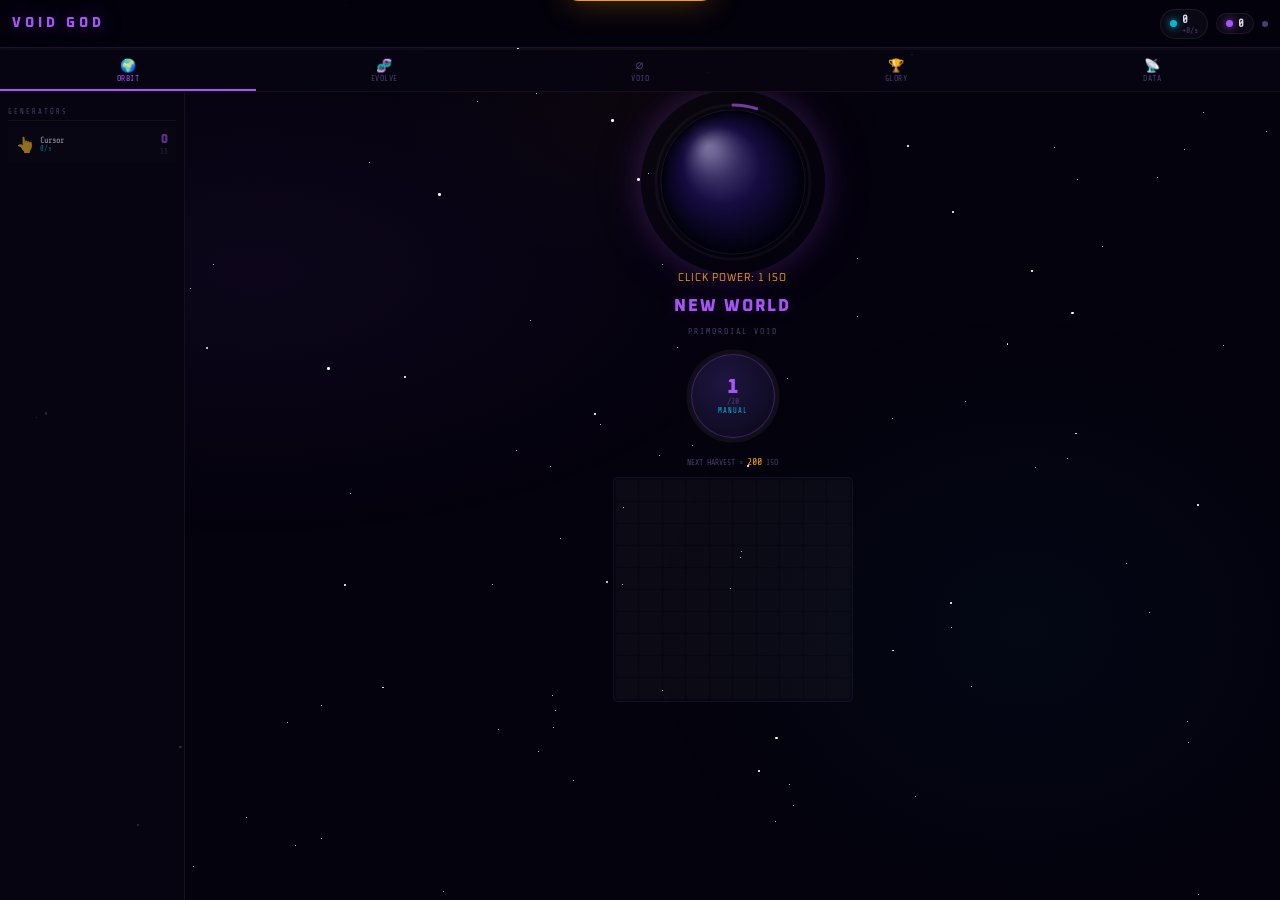
<file: void-god-addictive.html>
<!DOCTYPE html>
<html lang="en">
<head>
<meta charset="UTF-8">
<meta name="viewport" content="width=device-width,initial-scale=1,maximum-scale=1,user-scalable=no">
<title>VOID GOD ∅ IMMORTAL</title>
<link href="https://fonts.googleapis.com/css2?family=Oxanium:wght@300;400;600;800&family=Share+Tech+Mono&display=swap" rel="stylesheet">
<style>
:root{
  --bg:#04020d;--c1:#0a0718;--c2:#130e28;--c3:#1c1540;
  --acc:#a855f7;--acc2:#7c3aed;--gold:#f59e0b;--cyan:#06b6d4;
  --red:#ef4444;--green:#22c55e;--pink:#ec4899;--orange:#f97316;
  --txt:#e2d9f3;--txt2:#9d8ec7;--txt3:#4a3d6e;
  --glow:rgba(168,85,247,.5);
}
*{box-sizing:border-box;margin:0;padding:0;-webkit-tap-highlight-color:transparent;}
html,body{height:100%;overflow:hidden;}
body{background:var(--bg);color:var(--txt);font-family:'Share Tech Mono',monospace;position:relative;overflow:hidden;user-select:none;}

/* STARS */
#stars{position:fixed;inset:0;pointer-events:none;z-index:0;}
.star{position:absolute;background:#fff;border-radius:50%;animation:twinkle linear infinite;}
@keyframes twinkle{0%,100%{opacity:.05;}50%{opacity:1;}}

/* NEBULA BG */
#nebula{position:fixed;inset:0;pointer-events:none;z-index:0;
  background:radial-gradient(ellipse 70% 50% at 20% 30%,rgba(168,85,247,.06) 0%,transparent 60%),
             radial-gradient(ellipse 50% 60% at 80% 70%,rgba(6,182,212,.04) 0%,transparent 60%),
             radial-gradient(ellipse 40% 40% at 50% 10%,rgba(245,158,11,.03) 0%,transparent 50%);}

/* LAYOUT */
#app{display:flex;flex-direction:column;height:100vh;position:relative;z-index:1;}

/* TOPBAR */
#topbar{
  background:rgba(4,2,13,.92);backdrop-filter:blur(20px);
  border-bottom:1px solid rgba(168,85,247,.18);
  padding:6px 12px;flex-shrink:0;
  display:flex;align-items:center;gap:10px;min-height:48px;
}
#tb-title{font-family:'Oxanium',sans-serif;font-weight:800;font-size:13px;letter-spacing:4px;color:var(--acc);text-shadow:0 0 20px var(--glow);white-space:nowrap;}
#tb-res{display:flex;gap:8px;flex:1;justify-content:flex-end;align-items:center;flex-wrap:wrap;}
.rchip{display:flex;align-items:center;gap:5px;background:rgba(255,255,255,.03);border:1px solid rgba(255,255,255,.07);border-radius:20px;padding:3px 9px;}
.rdot{width:7px;height:7px;border-radius:50%;flex-shrink:0;}
.rdot-iso{background:var(--cyan);box-shadow:0 0 8px var(--cyan);}
.rdot-void{background:var(--acc);box-shadow:0 0 8px var(--acc);}
.rdot-crit{background:var(--gold);box-shadow:0 0 8px var(--gold);}
.rval{font-size:11px;font-weight:600;}
.rrate{font-size:8px;color:var(--txt3);}
#save-dot{width:6px;height:6px;border-radius:50%;background:var(--txt3);transition:.3s;flex-shrink:0;}
#save-dot.on{background:var(--green);box-shadow:0 0 8px var(--green);}

/* COMBO BAR */
#combo-bar{height:2px;background:rgba(255,255,255,.04);position:relative;flex-shrink:0;}
#combo-fill{height:100%;background:linear-gradient(90deg,var(--acc2),var(--acc),var(--gold));width:0%;transition:width .1s;box-shadow:0 0 6px var(--acc);}
#combo-label{position:absolute;right:8px;top:-14px;font-size:8px;color:var(--gold);letter-spacing:1px;opacity:0;transition:.3s;}
#combo-label.on{opacity:1;}

/* NAV */
#nav{display:flex;background:rgba(8,5,18,.92);border-bottom:1px solid rgba(255,255,255,.05);flex-shrink:0;}
.ntab{flex:1;padding:8px 2px 6px;border:none;background:none;color:var(--txt3);cursor:pointer;font-family:'Share Tech Mono',monospace;font-size:8px;letter-spacing:.5px;text-transform:uppercase;border-bottom:2px solid transparent;transition:.2s;display:flex;flex-direction:column;align-items:center;gap:1px;position:relative;}
.ntab .ni{font-size:13px;}
.ntab:hover{color:var(--txt2);}
.ntab.on{color:var(--acc);border-bottom-color:var(--acc);}
.nbadge{position:absolute;top:4px;right:10px;background:var(--red);color:#fff;font-size:6px;border-radius:6px;padding:1px 3px;display:none;animation:badgePulse 1s ease infinite alternate;}
.nbadge.on{display:block;}
@keyframes badgePulse{from{transform:scale(1);}to{transform:scale(1.2);box-shadow:0 0 6px var(--red);}}

/* MAIN */
#main{flex:1;overflow:hidden;display:flex;}
.screen{display:none;width:100%;height:100%;overflow-y:auto;padding-bottom:20px;}
.screen.on{display:block;}
.flex-screen{display:none!important;}
.flex-screen.on{display:flex!important;}

/* ═══════════════ WORLD ═══════════════ */
#screen-world{flex-direction:row!important;overflow:hidden!important;padding-bottom:0!important;}
#world-left{width:185px;flex-shrink:0;background:rgba(8,5,18,.85);border-right:1px solid rgba(255,255,255,.05);overflow-y:auto;padding:8px;}
#world-right{flex:1;overflow-y:auto;padding:10px 8px;display:flex;flex-direction:column;align-items:center;gap:10px;}

/* PLANET */
#planet-wrap{position:relative;width:160px;height:160px;flex-shrink:0;cursor:pointer;}
#planet-canvas{border-radius:50%;display:block;position:relative;z-index:2;transition:transform .08s;}
#planet-canvas:active{transform:scale(.93);}
#planet-glow{position:absolute;inset:-12px;border-radius:50%;z-index:1;pointer-events:none;transition:.5s;}
#orbit-layer{position:absolute;inset:0;z-index:3;pointer-events:none;}
.orbit-ring{position:absolute;border-radius:50%;border:1px dashed rgba(255,255,255,.1);animation:spinOrbit linear infinite;}
@keyframes spinOrbit{to{transform:rotate(360deg);}}
.orb-sat{position:absolute;border-radius:50%;transform:translate(-50%,-50%);}

/* CLICK FEEDBACK */
#click-power-display{font-family:'Oxanium',sans-serif;font-size:10px;color:var(--gold);text-align:center;min-height:14px;letter-spacing:1px;}

/* PLANET INFO */
#planet-name{font-family:'Oxanium',sans-serif;font-weight:800;font-size:16px;letter-spacing:2px;text-align:center;cursor:pointer;transition:.3s;}
#env-tag{font-size:8px;letter-spacing:2px;color:var(--txt3);text-align:center;margin-top:1px;}

/* DAY RING BUTTON */
#day-btn-wrap{position:relative;width:100px;height:100px;cursor:pointer;flex-shrink:0;}
#day-svg{position:absolute;inset:0;width:100%;height:100%;pointer-events:none;}
#day-btn-inner{position:absolute;inset:8px;border-radius:50%;background:radial-gradient(circle at 40% 35%,#1e1640,#0a0718);border:1px solid rgba(168,85,247,.3);display:flex;flex-direction:column;align-items:center;justify-content:center;cursor:pointer;transition:.1s;}
#day-btn-inner:active{transform:scale(.93);}
#day-num{font-family:'Oxanium',sans-serif;font-size:20px;font-weight:800;color:var(--acc);line-height:1;}
#day-of{font-size:8px;color:var(--txt3);}
#auto-tag{font-size:7px;color:var(--cyan);letter-spacing:1px;margin-top:1px;}

/* GRID */
#grid-outer{width:100%;max-width:240px;}
#grid{display:grid;grid-template-columns:repeat(10,1fr);gap:1px;background:rgba(255,255,255,.02);border:1px solid rgba(168,85,247,.1);border-radius:5px;padding:2px;}
.tile{height:21px;border-radius:2px;transition:.5s;background:rgba(255,255,255,.02);}
.t-rock{background:linear-gradient(135deg,#3b2f4a,#2d2040);}
.t-lava{background:linear-gradient(135deg,#7f1d1d,#c2410c);}
.t-ocean{background:linear-gradient(135deg,#1e3a5f,#0369a1);}
.t-grass{background:linear-gradient(135deg,#14532d,#15803d);}
.t-forest{background:linear-gradient(135deg,#064e3b,#065f46);}
.t-city{background:linear-gradient(135deg,#1e1b4b,#3730a3);box-shadow:inset 0 0 5px rgba(129,140,248,.3);}
.t-mega{background:linear-gradient(135deg,#312e81,#4338ca);box-shadow:inset 0 0 8px rgba(192,132,252,.4);}
.t-void-active{background:radial-gradient(circle,rgba(168,85,247,.7),rgba(30,5,70,.8));box-shadow:0 0 8px rgba(168,85,247,.5);}
.t-ghost{background:radial-gradient(circle,rgba(168,85,247,.85),rgba(168,85,247,.1));cursor:pointer;animation:ghostBeat .7s ease infinite alternate;z-index:5;position:relative;}
@keyframes ghostBeat{from{box-shadow:0 0 4px var(--acc);transform:scale(.82);}to{box-shadow:0 0 18px var(--acc),0 0 30px rgba(168,85,247,.4);transform:scale(1.12);}}
.t-nova{background:radial-gradient(circle,rgba(245,158,11,.9),rgba(245,158,11,.1));cursor:pointer;animation:novaBeat .5s ease infinite alternate;z-index:5;}
@keyframes novaBeat{from{box-shadow:0 0 6px var(--gold);}to{box-shadow:0 0 20px var(--gold),0 0 40px rgba(245,158,11,.4);transform:scale(1.15);}}
.t-crit{background:radial-gradient(circle,rgba(239,68,68,.9),rgba(239,68,68,.1));cursor:pointer;animation:critBeat .3s ease infinite alternate;z-index:5;}
@keyframes critBeat{from{transform:scale(.9);}to{transform:scale(1.18);box-shadow:0 0 20px var(--red);}}

/* HARVEST EST */
#harvest-est-wrap{font-size:8px;color:var(--txt3);text-align:center;}
#hest{color:var(--gold);font-size:10px;}

/* GENERATORS */
.gen-title{font-size:7px;letter-spacing:2px;color:var(--txt3);margin-bottom:6px;padding-bottom:4px;border-bottom:1px solid rgba(255,255,255,.05);}
.gen{display:flex;align-items:center;gap:5px;padding:5px 7px;margin-bottom:2px;border-radius:4px;border:1px solid transparent;cursor:pointer;transition:.15s;background:rgba(255,255,255,.02);}
.gen:hover{background:rgba(168,85,247,.07);border-color:rgba(168,85,247,.15);}
.gen.cant{opacity:.55;}
.gen.cant:hover{background:rgba(255,255,255,.02);border-color:transparent;}
.gen.new-unlock{animation:genUnlock .6s ease;border-color:rgba(34,197,94,.4)!important;background:rgba(34,197,94,.05)!important;}
@keyframes genUnlock{0%,100%{transform:scale(1);}50%{transform:scale(1.04);box-shadow:0 0 15px rgba(34,197,94,.3);}}
.gen-icon{font-size:15px;flex-shrink:0;}
.gen-info{flex:1;min-width:0;}
.gen-name{font-size:8px;font-weight:600;white-space:nowrap;overflow:hidden;text-overflow:ellipsis;}
.gen-rate{font-size:7px;color:var(--cyan);}
.gen-right{text-align:right;flex-shrink:0;}
.gen-count{font-size:12px;font-family:'Oxanium',sans-serif;font-weight:800;color:var(--acc);}
.gen-cost{font-size:7px;color:var(--gold);}
.gen.cant .gen-cost{color:var(--txt3);}
/* Milestones on gens: glow at 10/25/50/100/200 */
.gen.milestone-glow{box-shadow:0 0 12px rgba(245,158,11,.3);}

/* UPGRADE QUEUE (grid top of left panel) */
#upgrade-queue{margin-bottom:8px;}
.uq-title{font-size:7px;letter-spacing:2px;color:var(--txt3);margin-bottom:5px;}
.uq-item{display:flex;align-items:center;gap:5px;padding:4px 7px;margin-bottom:2px;border-radius:4px;background:rgba(245,158,11,.06);border:1px solid rgba(245,158,11,.2);cursor:pointer;font-size:8px;transition:.15s;}
.uq-item:hover{background:rgba(245,158,11,.12);}
.uq-icon{font-size:12px;}
.uq-pct{font-size:7px;color:var(--gold);margin-left:auto;white-space:nowrap;}
.uq-pct-bar{height:2px;background:rgba(245,158,11,.15);border-radius:1px;margin-top:2px;}
.uq-pct-fill{height:100%;background:var(--gold);border-radius:1px;transition:.3s;}

/* ═══════════════ SKILLS ═══════════════ */
#screen-skills{padding:0;}
#skill-layout{display:flex;height:100%;}
#skill-cats{width:100px;flex-shrink:0;background:rgba(8,5,18,.9);border-right:1px solid rgba(255,255,255,.04);overflow-y:auto;}
.scat-btn{display:block;width:100%;padding:10px 8px;background:none;border:none;color:var(--txt3);cursor:pointer;font-family:'Share Tech Mono',monospace;font-size:8px;letter-spacing:.5px;text-align:left;border-right:2px solid transparent;transition:.15s;position:relative;}
.scat-btn:hover{color:var(--txt2);background:rgba(255,255,255,.02);}
.scat-btn.on{color:var(--acc);border-right-color:var(--acc);background:rgba(168,85,247,.07);}
.scat-icon{font-size:15px;display:block;margin-bottom:2px;}
.scat-badge{font-size:6px;display:block;margin-top:1px;}
.scat-avail{font-size:6px;color:var(--green);display:block;animation:badgePulse 1s infinite alternate;}

#skill-panel{flex:1;overflow-y:auto;padding:12px;}

/* SKILL NODES */
.skill-row{display:flex;gap:6px;margin-bottom:6px;flex-wrap:wrap;align-items:flex-start;}
.skill-connector{width:6px;height:2px;background:rgba(168,85,247,.25);align-self:center;flex-shrink:0;margin-top:-8px;}
.snode{
  width:74px;height:74px;border-radius:8px;
  border:2px solid rgba(255,255,255,.08);
  background:rgba(10,7,22,.9);
  display:flex;flex-direction:column;align-items:center;justify-content:center;
  cursor:pointer;transition:.15s;position:relative;flex-shrink:0;overflow:hidden;
  padding:2px;
}
.snode::after{content:'';position:absolute;inset:0;border-radius:7px;background:radial-gradient(circle at 30% 30%,rgba(255,255,255,.04),transparent);pointer-events:none;}
.snode.can-buy{border-color:rgba(168,85,247,.5);cursor:pointer;animation:nodeReady 2s ease infinite alternate;}
@keyframes nodeReady{from{box-shadow:0 0 0 0 transparent;}to{box-shadow:0 0 12px rgba(168,85,247,.35);}}
.snode.can-buy:hover{transform:scale(1.07);border-color:var(--acc);box-shadow:0 0 20px rgba(168,85,247,.5);}
.snode.bought{border-color:var(--acc);background:linear-gradient(135deg,rgba(124,58,237,.25),rgba(168,85,247,.08));box-shadow:0 0 10px rgba(168,85,247,.15);}
.snode.bought::before{content:'✓';position:absolute;top:2px;right:5px;font-size:7px;color:var(--green);}
.snode.locked{opacity:.22;cursor:default;filter:grayscale(.7);}
.snode.legendary{border-color:rgba(245,158,11,.4)!important;}
.snode.legendary.can-buy{animation:legendReady 1.5s ease infinite alternate;}
@keyframes legendReady{from{box-shadow:0 0 8px rgba(245,158,11,.3);}to{box-shadow:0 0 25px rgba(245,158,11,.6),0 0 50px rgba(245,158,11,.2);}}
.snode.legendary.bought{border-color:var(--gold)!important;box-shadow:0 0 15px rgba(245,158,11,.25)!important;}
.snode-icon{font-size:22px;line-height:1;}
.snode-name{font-size:7px;text-align:center;color:var(--txt2);line-height:1.2;padding:0 2px;margin-top:1px;}
.snode-cost{font-size:7px;margin-top:1px;}
.snode-eff{position:absolute;bottom:2px;left:0;right:0;text-align:center;font-size:6px;color:var(--green);line-height:1.1;padding:0 2px;}

/* SKILL INFO PANEL (right side detail) */
#skill-info{
  width:0;overflow:hidden;background:rgba(8,5,18,.95);border-left:1px solid rgba(255,255,255,.05);
  transition:width .25s;flex-shrink:0;
}
#skill-info.open{width:170px;}
#skill-info-inner{width:170px;padding:12px;overflow-y:auto;height:100%;}
.si-icon{font-size:32px;text-align:center;display:block;margin-bottom:6px;}
.si-name{font-family:'Oxanium',sans-serif;font-weight:800;font-size:12px;color:var(--acc);margin-bottom:4px;}
.si-desc{font-size:8px;color:var(--txt2);line-height:1.5;margin-bottom:8px;}
.si-stat{display:flex;justify-content:space-between;padding:4px 0;border-bottom:1px solid rgba(255,255,255,.04);font-size:8px;}
.si-stat-l{color:var(--txt3);}
.si-stat-r{color:var(--txt);}
.si-stat-r.good{color:var(--green);}
.si-stat-r.gold{color:var(--gold);}
.si-stat-r.bad{color:var(--red);}
.si-buy-btn{width:100%;margin-top:10px;padding:9px;border-radius:6px;border:1px solid var(--acc);background:rgba(168,85,247,.12);color:var(--acc);font-family:'Share Tech Mono',monospace;font-size:9px;cursor:pointer;transition:.2s;letter-spacing:1px;}
.si-buy-btn:hover:not(:disabled){background:rgba(168,85,247,.25);box-shadow:0 0 15px rgba(168,85,247,.3);}
.si-buy-btn:disabled{opacity:.25;cursor:default;}
.si-prereq{font-size:7px;color:var(--red);margin-top:6px;line-height:1.4;}

/* ═══════════════ VOID ═══════════════ */
#screen-void{padding:10px;}
.void-hero{background:linear-gradient(135deg,rgba(25,12,55,.9),rgba(10,7,22,.9));border:1px solid rgba(168,85,247,.35);border-radius:10px;padding:14px;margin-bottom:12px;text-align:center;box-shadow:0 0 40px rgba(168,85,247,.08);}
.vh-title{font-family:'Oxanium',sans-serif;font-weight:800;font-size:15px;letter-spacing:3px;color:var(--acc);margin-bottom:10px;}
.vh-stats{display:grid;grid-template-columns:repeat(3,1fr);gap:6px;margin-bottom:12px;}
.vs{background:rgba(0,0,0,.3);border-radius:5px;padding:7px;}
.vs-n{font-size:7px;color:var(--txt3);letter-spacing:1px;}
.vs-v{font-size:16px;font-family:'Oxanium',sans-serif;font-weight:800;color:var(--txt);margin-top:1px;}
.prestige-btn{width:100%;padding:13px;border-radius:7px;border:2px solid var(--acc);background:linear-gradient(135deg,rgba(168,85,247,.18),rgba(124,58,237,.08));color:var(--acc);font-family:'Oxanium',sans-serif;font-size:12px;letter-spacing:2px;cursor:pointer;font-weight:800;transition:.2s;}
.prestige-btn:hover:not(:disabled){background:linear-gradient(135deg,rgba(168,85,247,.3),rgba(124,58,237,.2));box-shadow:0 0 20px rgba(168,85,247,.4);}
.prestige-btn:disabled{opacity:.25;cursor:default;}
.vupg-title{font-size:7px;letter-spacing:3px;color:var(--txt3);margin:10px 0 7px;}
.vu{display:flex;align-items:center;gap:8px;padding:9px 10px;margin-bottom:7px;background:rgba(10,7,22,.8);border:1px solid rgba(168,85,247,.12);border-radius:7px;transition:.15s;}
.vu:hover{border-color:rgba(168,85,247,.3);}
.vu.vowned{border-color:rgba(245,158,11,.25);background:rgba(245,158,11,.04);}
.vu-icon{font-size:20px;flex-shrink:0;}
.vu-body{flex:1;}
.vu-name{font-size:10px;font-weight:600;margin-bottom:1px;}
.vu-desc{font-size:8px;color:var(--txt3);line-height:1.4;}
.vu-btn{background:rgba(168,85,247,.12);border:1px solid rgba(168,85,247,.35);color:var(--acc);font-family:'Share Tech Mono',monospace;font-size:9px;padding:5px 10px;border-radius:4px;cursor:pointer;white-space:nowrap;flex-shrink:0;transition:.15s;}
.vu-btn:hover:not(:disabled){background:rgba(168,85,247,.25);}
.vu-btn:disabled{opacity:.15;cursor:default;}
.vu-btn.owned{color:var(--gold);border-color:var(--gold);background:rgba(245,158,11,.08);}

/* ═══════════════ ACHIEVEMENTS ═══════════════ */
#screen-achieve{padding:10px;}
.ach-wrap{max-width:420px;margin:0 auto;}
.ach-header{font-size:8px;letter-spacing:3px;color:var(--txt3);margin-bottom:8px;display:flex;justify-content:space-between;}
.ach-progress-bar{height:3px;background:rgba(255,255,255,.05);border-radius:2px;margin-bottom:12px;overflow:hidden;}
.ach-progress-fill{height:100%;background:linear-gradient(90deg,var(--acc2),var(--gold));border-radius:2px;transition:.5s;}
.ach-grid{display:grid;grid-template-columns:repeat(4,1fr);gap:6px;}
.ach{aspect-ratio:1;border-radius:7px;border:1px solid rgba(255,255,255,.06);background:rgba(10,7,22,.8);display:flex;flex-direction:column;align-items:center;justify-content:center;transition:.3s;cursor:default;padding:3px;text-align:center;position:relative;}
.ach.earned{border-color:var(--gold);background:rgba(245,158,11,.07);box-shadow:0 0 12px rgba(245,158,11,.12);}
.ach.earned:hover{transform:scale(1.04);box-shadow:0 0 20px rgba(245,158,11,.2);}
.ach.new-ach{animation:achPop .5s ease;}
@keyframes achPop{0%{transform:scale(.5);}60%{transform:scale(1.15);}100%{transform:scale(1);}}
.ach-icon{font-size:20px;margin-bottom:2px;filter:grayscale(1) opacity(.3);transition:.3s;}
.ach.earned .ach-icon{filter:none;}
.ach-name{font-size:6px;color:var(--txt3);line-height:1.2;}
.ach.earned .ach-name{color:var(--gold);}
.ach-secret{background:rgba(255,255,255,.01);}
.ach-secret .ach-icon{filter:grayscale(1) opacity(.1);}
.ach-secret .ach-name{color:rgba(255,255,255,.1);}

/* ═══════════════ STATS ═══════════════ */
#screen-stats{padding:10px;}
.stat-card{background:rgba(10,7,22,.8);border:1px solid rgba(255,255,255,.06);border-radius:8px;padding:11px;margin-bottom:9px;max-width:420px;margin-left:auto;margin-right:auto;}
.sc-title{font-size:7px;letter-spacing:3px;color:var(--txt3);margin-bottom:9px;border-bottom:1px solid rgba(255,255,255,.04);padding-bottom:4px;}
.sg{display:grid;grid-template-columns:1fr 1fr;gap:5px;}
.si{background:rgba(0,0,0,.2);border-radius:4px;padding:6px;}
.si-l{font-size:7px;color:var(--txt3);letter-spacing:1px;}
.si-v{font-size:13px;font-family:'Oxanium',sans-serif;color:var(--txt);margin-top:1px;}
.log-e{font-size:8px;padding:4px 0;border-bottom:1px solid rgba(255,255,255,.03);color:var(--txt3);}
.log-e.lh{color:var(--gold);}
.log-e.lg{color:var(--green);}
.log-e.lr{color:var(--red);}
.ctl-row{display:flex;gap:5px;margin-bottom:5px;}
.ctl{flex:1;padding:8px;border-radius:4px;border:1px solid rgba(255,255,255,.07);background:rgba(255,255,255,.02);color:var(--txt2);font-family:'Share Tech Mono',monospace;font-size:8px;cursor:pointer;transition:.15s;}
.ctl:hover{border-color:rgba(168,85,247,.25);color:var(--txt);}
.ctl.danger{border-color:rgba(239,68,68,.18);color:var(--red);}

/* ═══════════════ FLOATING UI ═══════════════ */
.float-num{position:fixed;pointer-events:none;z-index:9000;font-family:'Oxanium',sans-serif;font-weight:800;animation:floatUp .9s ease forwards;}
@keyframes floatUp{0%{opacity:1;transform:translateY(0) scale(1);}100%{opacity:0;transform:translateY(-55px) scale(.7);}}
.float-crit{font-size:18px!important;animation:floatUpCrit 1.1s ease forwards!important;}
@keyframes floatUpCrit{0%{opacity:1;transform:translateY(0) scale(1);}50%{transform:translateY(-25px) scale(1.3);}100%{opacity:0;transform:translateY(-70px) scale(.8);}}

#flash{position:fixed;inset:0;pointer-events:none;z-index:9999;opacity:0;}
@keyframes novaFlash{0%{opacity:.8;}100%{opacity:0;}}

#toast-wrap{position:fixed;top:56px;right:8px;z-index:800;display:flex;flex-direction:column;gap:4px;pointer-events:none;max-width:200px;}
.toast{background:rgba(8,5,18,.97);border:1px solid rgba(168,85,247,.35);border-radius:5px;padding:6px 11px;font-size:9px;animation:toastIn .25s ease,toastOut .3s ease 2.7s;animation-fill-mode:forwards;box-shadow:0 4px 20px rgba(0,0,0,.7);}
@keyframes toastIn{from{opacity:0;transform:translateX(16px);}to{opacity:1;transform:translateX(0);}}
@keyframes toastOut{to{opacity:0;transform:translateX(10px);}}

#milestone{position:fixed;top:55px;left:50%;transform:translateX(-50%) translateY(-100px);background:linear-gradient(135deg,rgba(25,12,55,.99),rgba(10,7,22,.99));border:1px solid var(--gold);border-radius:9px;padding:10px 18px;text-align:center;z-index:850;transition:.4s cubic-bezier(.34,1.56,.64,1);box-shadow:0 4px 30px rgba(245,158,11,.25);white-space:nowrap;}
#milestone.show{transform:translateX(-50%) translateY(0);}
#milestone-pre{font-size:7px;letter-spacing:3px;color:var(--gold);margin-bottom:2px;}
#milestone-msg{font-family:'Oxanium',sans-serif;font-weight:800;font-size:11px;color:var(--txt);}

/* CRIT SCREEN FLASH */
#crit-flash{position:fixed;inset:0;pointer-events:none;z-index:8000;opacity:0;background:radial-gradient(circle,rgba(245,158,11,.2),transparent);}
@keyframes critFlash{0%{opacity:1;}100%{opacity:0;}}

/* SCROLLBAR */
::-webkit-scrollbar{width:3px;height:3px;}
::-webkit-scrollbar-track{background:transparent;}
::-webkit-scrollbar-thumb{background:rgba(168,85,247,.25);border-radius:2px;}
</style>
</head>
<body>
<div id="stars"></div>
<div id="nebula"></div>
<div id="flash"></div>
<div id="crit-flash"></div>
<div id="toast-wrap"></div>
<div id="milestone"><div id="milestone-pre">✦ ACHIEVEMENT ✦</div><div id="milestone-msg">...</div></div>

<div id="app">
  <div id="topbar">
    <div id="tb-title">VOID GOD</div>
    <div id="tb-res">
      <div class="rchip"><div class="rdot rdot-iso"></div><div><div class="rval" id="iso-v">0</div><div class="rrate" id="iso-r">+0/s</div></div></div>
      <div class="rchip"><div class="rdot rdot-void"></div><span class="rval" id="void-v">0</span></div>
      <div class="rchip" id="combo-chip" style="display:none"><div class="rdot rdot-crit"></div><span class="rval" id="combo-v">×1</span></div>
      <div id="save-dot"></div>
    </div>
  </div>
  <div id="combo-bar"><div id="combo-fill"></div><div id="combo-label">COMBO!</div></div>

  <nav id="nav">
    <button class="ntab on" onclick="tab('world')" id="nt-world"><span class="ni">🌍</span>ORBIT<span class="nbadge" id="badge-world"></span></button>
    <button class="ntab" onclick="tab('skills')" id="nt-skills"><span class="ni">🧬</span>EVOLVE<span class="nbadge" id="badge-skills"></span></button>
    <button class="ntab" onclick="tab('void')" id="nt-void"><span class="ni">∅</span>VOID<span class="nbadge" id="badge-void"></span></button>
    <button class="ntab" onclick="tab('achieve')" id="nt-achieve"><span class="ni">🏆</span>GLORY<span class="nbadge" id="badge-achieve"></span></button>
    <button class="ntab" onclick="tab('stats')" id="nt-stats"><span class="ni">📡</span>DATA</button>
  </nav>

  <div id="main">

    <!-- WORLD -->
    <div class="screen flex-screen on" id="screen-world">
      <div id="world-left">
        <div id="upgrade-queue"></div>
        <div class="gen-title">GENERATORS</div>
        <div id="gen-list"></div>
      </div>
      <div id="world-right">
        <div id="planet-wrap" onclick="manualClick(event)">
          <div id="planet-glow"></div>
          <canvas id="planet-canvas" width="160" height="160"></canvas>
          <div id="orbit-layer"></div>
        </div>
        <div id="click-power-display">CLICK POWER: <span id="click-pw">1</span> ISO</div>
        <div id="planet-name" onclick="renamePlanet(event)">NEW WORLD</div>
        <div id="env-tag">SCANNING...</div>

        <div id="day-btn-wrap" onclick="advanceDay()">
          <svg id="day-svg" viewBox="0 0 100 100">
            <circle cx="50" cy="50" r="44" fill="none" stroke="rgba(255,255,255,.05)" stroke-width="5"/>
            <circle id="day-arc" cx="50" cy="50" r="44" fill="none" stroke="url(#dayGrad)" stroke-width="5" stroke-linecap="round"
              stroke-dasharray="276.46" stroke-dashoffset="276.46" transform="rotate(-90 50 50)"/>
            <defs><linearGradient id="dayGrad" x1="0%" y1="0%" x2="100%" y2="0%">
              <stop offset="0%" stop-color="#7c3aed"/><stop offset="100%" stop-color="#a855f7"/>
            </linearGradient></defs>
          </svg>
          <div id="day-btn-inner">
            <span id="day-num">1</span>
            <span id="day-of">/20</span>
            <span id="auto-tag">MANUAL</span>
          </div>
        </div>

        <div id="harvest-est-wrap">NEXT HARVEST ≈ <span id="hest">0</span> ISO</div>
        <div id="grid-outer"><div id="grid"></div></div>
      </div>
    </div>

    <!-- SKILLS -->
    <div class="screen" id="screen-skills">
      <div id="skill-layout" style="display:flex;height:100%;">
        <div id="skill-cats"></div>
        <div id="skill-panel" style="flex:1;overflow-y:auto;padding:10px;"></div>
        <div id="skill-info"><div id="skill-info-inner"></div></div>
      </div>
    </div>

    <!-- VOID -->
    <div class="screen" id="screen-void">
      <div style="max-width:420px;margin:0 auto;">
        <div class="void-hero">
          <div class="vh-title">∅ VOID MARKET ∅</div>
          <div class="vh-stats">
            <div class="vs"><div class="vs-n">VOID TOKENS</div><div class="vs-v" id="vt-total">0</div></div>
            <div class="vs"><div class="vs-n">PENDING</div><div class="vs-v" id="vt-pending">0</div></div>
            <div class="vs"><div class="vs-n">COLLAPSES</div><div class="vs-v" id="vt-count">0</div></div>
          </div>
          <button class="prestige-btn" id="prestige-btn" onclick="prestige()">∅ BIG CRUNCH</button>
          <div style="font-size:8px;color:var(--txt3);margin-top:7px;">Tokens = √(ISO ÷ 1,000,000) • Need ≥1M ISO</div>
        </div>
        <div class="vupg-title">— PERMANENT UPGRADES —</div>
        <div id="void-upg-list"></div>
      </div>
    </div>

    <!-- ACHIEVEMENTS -->
    <div class="screen" id="screen-achieve">
      <div class="ach-wrap">
        <div class="ach-header"><span>GLORY LOG</span><span id="ach-count-display">0 / 0</span></div>
        <div class="ach-progress-bar"><div class="ach-progress-fill" id="ach-prog"></div></div>
        <div class="ach-grid" id="ach-grid"></div>
      </div>
    </div>

    <!-- STATS -->
    <div class="screen" id="screen-stats">
      <div class="stat-card" style="max-width:420px;margin:0 auto 9px;">
        <div class="sc-title">COSMIC RECORDS</div>
        <div class="sg">
          <div class="si"><div class="si-l">LIFETIME ISO</div><div class="si-v" id="st-iso">0</div></div>
          <div class="si"><div class="si-l">ISO/SEC</div><div class="si-v" id="st-ips">0</div></div>
          <div class="si"><div class="si-l">DAYS</div><div class="si-v" id="st-days">0</div></div>
          <div class="si"><div class="si-l">CYCLES</div><div class="si-v" id="st-cycles">0</div></div>
          <div class="si"><div class="si-l">NOVAS</div><div class="si-v" id="st-novas">0</div></div>
          <div class="si"><div class="si-l">GHOSTS</div><div class="si-v" id="st-ghosts">0</div></div>
          <div class="si"><div class="si-l">CLICKS</div><div class="si-v" id="st-clicks">0</div></div>
          <div class="si"><div class="si-l">CRITS</div><div class="si-v" id="st-crits">0</div></div>
          <div class="si"><div class="si-l">COLLAPSES</div><div class="si-v" id="st-prestige">0</div></div>
          <div class="si"><div class="si-l">HIGHEST COMBO</div><div class="si-v" id="st-maxcombo">0</div></div>
        </div>
      </div>
      <div class="stat-card" style="max-width:420px;margin:0 auto 9px;">
        <div class="sc-title">SYSTEM LOG</div>
        <div id="log-list"></div>
      </div>
      <div class="stat-card" style="max-width:420px;margin:0 auto;">
        <div class="sc-title">SAVE DATA</div>
        <div class="ctl-row"><button class="ctl" onclick="exportSave()">EXPORT</button><button class="ctl" onclick="importSave()">IMPORT</button></div>
        <button class="ctl danger" style="width:100%" onclick="resetGame()">⚠ WIPE ALL DATA</button>
      </div>
    </div>

  </div>
</div>

<script>
const SK="VoidGod_v4_Final";

// ══════════════════════════════════
// DATA
// ══════════════════════════════════
const GENS=[
  {id:"cursor",    name:"Cursor",       icon:"👆", base:.1,   baseCost:15,    scale:1.15},
  {id:"rift",      name:"Void Rift",    icon:"🌀", base:.6,   baseCost:100,   scale:1.15},
  {id:"crystal",   name:"Dark Crystal", icon:"💎", base:3.5,  baseCost:500,   scale:1.15},
  {id:"singularity",name:"Singularity", icon:"🕳️", base:18,  baseCost:3000,  scale:1.15},
  {id:"dyson",     name:"Dyson Ring",   icon:"🛸", base:100,  baseCost:20000, scale:1.15},
  {id:"nebula",    name:"Nebula Farm",  icon:"☁️", base:500,  baseCost:150000,scale:1.15},
  {id:"universe",  name:"Pocket Uni",   icon:"🌌", base:2500, baseCost:1e6,   scale:1.15},
  {id:"omega",     name:"Omega Device", icon:"Ω",  base:12000,baseCost:1e7,   scale:1.15},
  {id:"godcore",   name:"God Core",     icon:"👁️", base:80000,baseCost:1e9,  scale:1.15},
];

const SKILL_CATS={
  GEOLOGY: {icon:"🪨",color:"#a8896c"},
  BIOLOGY: {icon:"🌿",color:"#22c55e"},
  TEMPORAL:{icon:"⏱️",color:"#06b6d4"},
  QUANTUM: {icon:"⚛️",color:"#a855f7"},
  COSMIC:  {icon:"✨",color:"#f59e0b"},
  VOID:    {icon:"∅", color:"#ec4899"},
};

const SKILLS={
  // GEOLOGY
  tec1:{name:"Tectonics I",   cat:"GEOLOGY", icon:"🪨",row:0,col:0,max:1,cost:200,   prereq:[],         desc:"Hardens the crust. +10% gen output.",                 eff:"+10% all gen",   mult:{gen:1.10}},
  tec2:{name:"Tectonics II",  cat:"GEOLOGY", icon:"🪨",row:0,col:1,max:1,cost:2000,  prereq:["tec1"],   desc:"Deep plate movement. +15% gen output.",               eff:"+15% all gen",   mult:{gen:1.15}},
  volc:{name:"Volcanics",     cat:"GEOLOGY", icon:"🌋",row:0,col:2,max:1,cost:15000, prereq:["tec2"],   desc:"Volcanic heat powers machinery. +25% gen output.",    eff:"+25% all gen",   mult:{gen:1.25}},
  mant:{name:"Mantle Tap",    cat:"GEOLOGY", icon:"⛏️",row:1,col:0,max:1,cost:500,   prereq:[],         desc:"Geothermal energy. Click power ×2.",                  eff:"Click ×2",       mult:{click:2}},
  lens:{name:"Crust Lens",    cat:"GEOLOGY", icon:"🔭",row:1,col:1,max:1,cost:5000,  prereq:["mant"],   desc:"Mineral lens focuses ISO. Click power ×3.",           eff:"Click ×3",       mult:{click:3}},
  geocore:{name:"Geo Core",   cat:"GEOLOGY", icon:"💠",row:1,col:2,max:1,cost:50000, prereq:["lens","volc"],desc:"Planetary core reactor. Cycle ×1.5 + Click ×2.",  eff:"Cycle ×1.5 + Click ×2", mult:{click:2,cycle:1.5},legendary:true},
  // BIOLOGY
  atmo:{name:"Atmosphere",    cat:"BIOLOGY", icon:"💨",row:0,col:0,max:1,cost:500,   prereq:[],         desc:"Gas layer. +12% gen output.",                        eff:"+12% all gen",   mult:{gen:1.12}},
  hydr:{name:"Hydration",     cat:"BIOLOGY", icon:"🌊",row:0,col:1,max:1,cost:3000,  prereq:["atmo"],   desc:"Oceans form. Void Rift ×2.",                         eff:"Rift ×2",        mult:{gen:1.1}},
  bio:{ name:"Biosphere",     cat:"BIOLOGY", icon:"🌿",row:0,col:2,max:1,cost:20000, prereq:["hydr"],   desc:"Complex life. +30% gen output.",                     eff:"+30% all gen",   mult:{gen:1.30}},
  nnet:{name:"Neural Net",    cat:"BIOLOGY", icon:"🧠",row:1,col:0,max:1,cost:1000,  prereq:[],         desc:"Hive mind computation. Click +25%.",                 eff:"Click ×1.25",    mult:{click:1.25}},
  symb:{name:"Symbiosis",     cat:"BIOLOGY", icon:"🦠",row:1,col:1,max:1,cost:8000,  prereq:["nnet","atmo"],desc:"Planetary bond. Cycle ×1.3.",                    eff:"Cycle ×1.3",     mult:{cycle:1.3}},
  gaia:{name:"Gaia Mind",     cat:"BIOLOGY", icon:"🌍",row:1,col:2,max:1,cost:200000,prereq:["bio","symb"],desc:"Planet becomes sentient. ALL ×2.",                eff:"ALL OUTPUT ×2",  mult:{gen:2,click:2,cycle:2},legendary:true},
  // TEMPORAL
  sunmoon:{name:"Sun & Moon", cat:"TEMPORAL",icon:"☀️",row:0,col:0,max:5,cost:100,  costMult:3,prereq:[],desc:"Celestial auto-advance. +1 speed per level.",      eff:"Auto advance",   special:"auto"},
  chron1:{name:"Chronos I",   cat:"TEMPORAL",icon:"⏱️",row:0,col:1,max:1,cost:5000, prereq:["sunmoon"],  desc:"Time engine. Auto ×1.3 faster.",                  eff:"Auto speed ×1.3",mult:{auto:1.3}},
  chron2:{name:"Chronos II",  cat:"TEMPORAL",icon:"⏰",row:0,col:2,max:1,cost:50000,prereq:["chron1"],   desc:"Overclock. Auto ×1.7 faster.",                    eff:"Auto speed ×1.7",mult:{auto:1.7}},
  dil:{  name:"Dilation",     cat:"TEMPORAL",icon:"🌀",row:1,col:0,max:1,cost:500,  prereq:[],          desc:"Stretch hours. +15% gen.",                          eff:"+15% all gen",   mult:{gen:1.15}},
  para:{ name:"Paradox Engine",cat:"TEMPORAL",icon:"♾️",row:1,col:1,max:1,cost:25000,prereq:["dil","chron1"],desc:"Time loops. Cycle ×1.5.",                      eff:"Cycle ×1.5",     mult:{cycle:1.5}},
  omega:{name:"Omega Clock",  cat:"TEMPORAL",icon:"🕰️",row:1,col:2,max:1,cost:500000,prereq:["chron2","para"],desc:"Infinite time. ALL gen ×3.",                  eff:"ALL GEN ×3",     mult:{gen:3},legendary:true},
  // QUANTUM
  sup:{ name:"Superposition", cat:"QUANTUM", icon:"🔮",row:0,col:0,max:1,cost:2000, prereq:[],         desc:"Quantum overlap. Crystal ×2.",                        eff:"Crystal ×2",     mult:{gen:1.1}},
  ent:{ name:"Entanglement",  cat:"QUANTUM", icon:"🔗",row:0,col:1,max:1,cost:15000,prereq:["sup"],    desc:"Shared output. +25% gen.",                            eff:"+25% all gen",   mult:{gen:1.25}},
  tun:{ name:"Tunneling",     cat:"QUANTUM", icon:"🌉",row:0,col:2,max:1,cost:100000,prereq:["ent"],   desc:"Quantum tunneling. Click ×5.",                       eff:"Click ×5",       mult:{click:5}},
  wav:{ name:"Wave Function",  cat:"QUANTUM",icon:"〰️",row:1,col:0,max:1,cost:3000, prereq:[],         desc:"+20% gen.",                                           eff:"+20% all gen",   mult:{gen:1.20}},
  dec:{ name:"Decoherence",   cat:"QUANTUM", icon:"💥",row:1,col:1,max:1,cost:40000,prereq:["wav","sup"],desc:"Nova chance ×3. Crit chance ×2.",                  eff:"Nova ×3, Crit ×2",mult:{nova:3,crit:2}},
  qsup:{name:"Q. Supremacy",  cat:"QUANTUM", icon:"⚛️",row:1,col:2,max:1,cost:1000000,prereq:["tun","dec"],desc:"Quantum supremacy. ALL ×4.",                    eff:"ALL ×4",         mult:{gen:4,click:4,cycle:4},legendary:true},
  // COSMIC
  novf:{name:"Nova Forge",    cat:"COSMIC",  icon:"✨",row:0,col:0,max:5,cost:10000,costMult:2,prereq:[],desc:"Harness Super Novas. Each level ×2 bonus.",         eff:"Nova yield ×2/lv",special:"nova"},
  dark:{name:"Dark Energy",   cat:"COSMIC",  icon:"🌑",row:0,col:1,max:1,cost:80000,prereq:["novf"],   desc:"+40% gen.",                                           eff:"+40% all gen",   mult:{gen:1.4}},
  snet:{name:"Stellar Net",   cat:"COSMIC",  icon:"🕸️",row:0,col:2,max:1,cost:500000,prereq:["dark"],  desc:"Nebula ×3.",                                          eff:"Nebula ×3",      mult:{gen:1.2}},
  gtrap:{name:"Ghost Trap",   cat:"COSMIC",  icon:"👻",row:1,col:0,max:1,cost:20000,prereq:[],         desc:"Ghost rate ×5, auto-collect.",                       eff:"Ghost ×5+Auto",  special:"ghost"},
  vanc:{ name:"Void Anchor",  cat:"COSMIC",  icon:"⚓",row:1,col:1,max:1,cost:150000,prereq:["gtrap","novf"],desc:"Cycle ×2.",                                     eff:"Cycle ×2",       mult:{cycle:2}},
  godm:{name:"GOD MODE",      cat:"COSMIC",  icon:"👁️",row:1,col:2,max:1,cost:9999999,prereq:["snet","vanc"],desc:"Transcend physics. EVERYTHING ×10.",          eff:"ALL ×10",        mult:{gen:10,click:10,cycle:10},legendary:true},
  // VOID
  sbind:{name:"Soul Bind",    cat:"VOID",    icon:"⛓️",row:0,col:0,max:1,cost:10000,prereq:[],         desc:"Keep 20% of generators on collapse.",                eff:"Keep 20% gens",  special:"soul"},
  vpuls:{name:"Void Pulse",   cat:"VOID",    icon:"💫",row:0,col:1,max:1,cost:50000,prereq:["sbind"],   desc:"Each VOID token +1% gen.",                          eff:"+1% per VOID",   special:"vpulse"},
  dmatt:{name:"Dark Matter",  cat:"VOID",    icon:"⚫",row:0,col:2,max:1,cost:200000,prereq:["vpuls"],  desc:"Click power += VOID×100.",                          eff:"Click+VOID×100", special:"vmatter"},
  nexs:{ name:"Void Nexus",   cat:"VOID",    icon:"🌟",row:1,col:0,max:1,cost:5000, prereq:[],          desc:"Start each cycle with +100K ISO.",                  eff:"Start +100K",    special:"nexus"},
  cmem:{ name:"Collapse Mem", cat:"VOID",    icon:"🧿",row:1,col:1,max:1,cost:80000,prereq:["nexs","sbind"],desc:"Keep void-tree skills on collapse.",            eff:"Keep void skills",special:"cmem"},
  imm:{  name:"IMMORTAL",     cat:"VOID",    icon:"∞", row:1,col:2,max:1,cost:5000000,prereq:["dmatt","cmem"],desc:"Cycle yield ×VOID tokens.",                  eff:"Cycle ×VOID",    special:"immortal",legendary:true},
};

const VOID_UPGS={
  spectral:{name:"Spectral Lens", icon:"🔭",desc:"Ghost spawn ×5.", cost:2,max:1},
  magnet:  {name:"Void Magnet",   icon:"🧲",desc:"Auto-collect ghosts.", cost:4,max:1},
  darkf:   {name:"Dark Field",    icon:"🌑",desc:"+0.5% gen per VOID token.", cost:3,max:5},
  echo:    {name:"Temporal Echo", icon:"♾️",desc:"Auto-advance ×1.5.", cost:6,max:1},
  singcore:{name:"Singular Core", icon:"⚫",desc:"Singularity ×3.", cost:8,max:1},
  primordial:{name:"Primordial",  icon:"🌌",desc:"Start with 5 of each gen.", cost:12,max:1},
  critboost:{name:"Crit Amplifier",icon:"⚡",desc:"Crit multiplier +1×.", cost:5,max:5},
};

const ACHIEVEMENTS=[
  {id:"first",  name:"First Light",     icon:"💡",desc:"Earn first ISO.",              check:s=>s.stats.totalIso>=1},
  {id:"k1",     name:"Kilosov",         icon:"📦",desc:"1,000 total ISO.",             check:s=>s.stats.totalIso>=1000},
  {id:"m1",     name:"Megasov",         icon:"🔮",desc:"1,000,000 total ISO.",         check:s=>s.stats.totalIso>=1e6},
  {id:"b1",     name:"Billiov",         icon:"💰",desc:"1 Billion total ISO.",         check:s=>s.stats.totalIso>=1e9},
  {id:"t1",     name:"Trillionov",      icon:"🌌",desc:"1 Trillion total ISO.",        check:s=>s.stats.totalIso>=1e12},
  {id:"qa1",    name:"Quadrillionov",   icon:"🌠",desc:"1 Quadrillion total ISO.",     check:s=>s.stats.totalIso>=1e15},
  {id:"click100",name:"Clicker",        icon:"👆",desc:"100 clicks.",                  check:s=>s.stats.clicks>=100},
  {id:"click1k",name:"Compulsive",      icon:"🤏",desc:"1,000 clicks.",                check:s=>s.stats.clicks>=1000},
  {id:"click10k",name:"Addiction",      icon:"🧲",desc:"10,000 clicks.",               check:s=>s.stats.clicks>=10000},
  {id:"crit1",  name:"Lucky Strike",    icon:"⚡",desc:"First Critical Hit.",          check:s=>s.stats.crits>=1},
  {id:"crit100",name:"Critical Mass",   icon:"💥",desc:"100 Critical Hits.",           check:s=>s.stats.crits>=100},
  {id:"combo1", name:"Combo King",      icon:"🔥",desc:"Reach ×5 combo.",             check:s=>s.stats.maxCombo>=5},
  {id:"gen1",   name:"Generator",       icon:"🌀",desc:"Buy first generator.",         check:s=>tgens(s)>=1},
  {id:"gen50",  name:"Industrialist",   icon:"🏭",desc:"Own 50 generators.",           check:s=>tgens(s)>=50},
  {id:"gen200", name:"Megafactory",     icon:"⚙️",desc:"Own 200 generators.",         check:s=>tgens(s)>=200},
  {id:"gen500", name:"God Factory",     icon:"🏗️",desc:"Own 500 generators.",         check:s=>tgens(s)>=500},
  {id:"nova1",  name:"Nova Witness",    icon:"✨",desc:"First Super Nova.",            check:s=>s.stats.novas>=1},
  {id:"nova10", name:"Nova Farmer",     icon:"🌟",desc:"10 Super Novas.",             check:s=>s.stats.novas>=10},
  {id:"nova50", name:"Nova Lord",       icon:"☀️",desc:"50 Super Novas.",             check:s=>s.stats.novas>=50},
  {id:"ghost1", name:"Ghost Buster",    icon:"👻",desc:"Catch first Ghost.",           check:s=>s.stats.ghosts>=1},
  {id:"ghost10",name:"Ghost Magnet",    icon:"🕸️",desc:"Catch 10 Ghosts.",           check:s=>s.stats.ghosts>=10},
  {id:"pres1",  name:"Collapsing",      icon:"🌀",desc:"First Big Crunch.",            check:s=>s.prestigeCount>=1},
  {id:"pres5",  name:"Serial Crusher",  icon:"🔁",desc:"5 collapses.",                check:s=>s.prestigeCount>=5},
  {id:"pres10", name:"Infinite Void",   icon:"∞", desc:"10 collapses.",               check:s=>s.prestigeCount>=10},
  {id:"sk10",   name:"Scholar",         icon:"📚",desc:"10 skills bought.",            check:s=>Object.keys(s.skills).length>=10},
  {id:"sk20",   name:"Polymath",        icon:"🎓",desc:"20 skills bought.",            check:s=>Object.keys(s.skills).length>=20},
  {id:"godmode",name:"GOD MODE",        icon:"👁️",desc:"Unlock God Mode.",            check:s=>!!s.skills.godm},
  {id:"immortal",name:"IMMORTAL",       icon:"∞", desc:"Unlock Immortal.",            check:s=>!!s.skills.imm},
];

function tgens(s){return Object.values(s.gens||{}).reduce((a,b)=>a+b,0);}

// ══════════════════════════════════
// STATE
// ══════════════════════════════════
let state={
  iso:0,void:0,day:1,planetName:"NEW WORLD",
  prestigeCount:0,skills:{},voidUpgs:{},gens:{},achievements:{},
  stats:{totalIso:0,novas:0,ghosts:0,days:0,cycles:0,clicks:0,crits:0,maxCombo:0}
};

let logStore=[], autoTick=0, lastClickMs=0, ipsVal=0, lastIsoSnap=0;
let combo=0,comboTimer=null,critChance=0.05;
let selectedSkillKey=null;
let planetAngle=0;

// ══════════════════════════════════
// INIT
// ══════════════════════════════════
function init(){
  buildStars();
  try{
    let s=localStorage.getItem(SK);
    if(s){
      let p=JSON.parse(s);
      state=Object.assign({},state,p);
      if(!state.stats) state.stats={totalIso:0,novas:0,ghosts:0,days:0,cycles:0,clicks:0,crits:0,maxCombo:0};
      ['crits','maxCombo'].forEach(k=>{if(!state.stats[k]) state.stats[k]=0;});
      if(!state.gens) state.gens={};
      if(!state.achievements) state.achievements={};
      if(!state.voidUpgs) state.voidUpgs={};
      if(isNaN(state.iso)||state.iso<0||!isFinite(state.iso)) state.iso=0;
    }
  }catch(e){console.warn(e);}
  if(state.voidUpgs.primordial) GENS.forEach(g=>{if(!state.gens[g.id]) state.gens[g.id]=5;});
  if(state.skills.nexs) state.iso+=100000;
  renderAll();
  setInterval(gameTick,100);
  setInterval(autoSave,10000);
  setInterval(()=>{ calcIPS(); renderGens(); refreshSkillAffordability(); renderUpgradeQueue(); },1000);
  addLog("SYSTEM ONLINE","lg");
  tab('world');
}

function buildStars(){
  let c=document.getElementById('stars');
  for(let i=0;i<100;i++){
    let s=document.createElement('div'); s.className='star';
    let sz=Math.random()<.6?1:Math.random()<.6?1.5:2.5;
    s.style.cssText=`width:${sz}px;height:${sz}px;left:${Math.random()*100}%;top:${Math.random()*100}%;animation-duration:${2+Math.random()*5}s;animation-delay:${Math.random()*5}s;`;
    c.appendChild(s);
  }
}

// ══════════════════════════════════
// GAME TICK (100ms)
// ══════════════════════════════════
let tickAccSec=0;
function gameTick(){
  let ips=calcIPS();
  let gain=ips*0.1;
  state.iso+=gain; state.stats.totalIso+=gain;

  // Auto advance
  let sm=state.skills.sunmoon||0;
  if(sm>0){
    let speed=calcAutoSpeed();
    tickAccSec+=0.1;
    let spd=Math.max(0.25,(16-sm*2.5)/speed);
    let pct=Math.min(1,tickAccSec/spd);
    setDayArc(pct);
    document.getElementById('auto-tag').innerText="AUTO ×"+speed.toFixed(1)+"x";
    if(tickAccSec>=spd){ doAdvanceDay(); tickAccSec=0; }
  } else {
    setDayArc(0);
  }

  // Nova
  let nm=(state.skills.dec?3:1)*(state.skills.novf>0?Math.pow(2,state.skills.novf):1);
  if(Math.random()<0.00006*nm) triggerNova();

  // Ghost auto
  if(state.skills.gtrap||state.voidUpgs.magnet){
    let g=document.querySelector('.t-ghost');
    if(g) g.click();
  }

  // Combo decay
  if(combo>0){
    let cd=document.getElementById('combo-fill');
    if(cd){
      let pct=parseFloat(cd.style.width)||0;
      cd.style.width=Math.max(0,pct-0.3)+'%';
      if(pct<=0) resetCombo();
    }
  }

  updateUIFast();
  checkAchievements();
  checkBadges();
  planetAngle+=0.5;
}

function setDayArc(pct){
  let arc=document.getElementById('day-arc');
  if(!arc) return;
  let circ=2*Math.PI*44;
  arc.style.strokeDashoffset=(circ-(circ*pct))+'';
}

function calcAutoSpeed(){
  let s=1;
  if(state.skills.chron1) s*=1.3;
  if(state.skills.chron2) s*=1.7;
  if(state.skills.omega) s*=3;
  if(state.voidUpgs.echo) s*=1.5;
  return s;
}

// ══════════════════════════════════
// IPS
// ══════════════════════════════════
function calcIPS(){
  let total=0;
  let sk=state.skills,gn=state.gens,vu=state.voidUpgs;
  GENS.forEach(g=>{
    let cnt=gn[g.id]||0;
    let rate=g.base*cnt;
    if(g.id==='rift'&&sk.hydr) rate*=2;
    if(g.id==='crystal'&&sk.sup) rate*=2;
    if(g.id==='nebula'&&sk.snet) rate*=3;
    if(g.id==='singularity'&&vu.singcore) rate*=3;
    total+=rate;
  });
  let mult=1;
  ['tec1','tec2','volc','atmo','bio','ent','wav','dark','dil'].forEach(k=>{if(sk[k]) mult*=(SKILLS[k].mult?.gen||1);});
  if(sk.gaia) mult*=2;
  if(sk.omega) mult*=3;
  if(sk.qsup) mult*=4;
  if(sk.godm) mult*=10;
  if(sk.vpuls) mult*=(1+state.void*0.01);
  if(vu.darkf) mult*=(1+(vu.darkf||0)*0.005*state.void);
  ipsVal=total*mult;
  return ipsVal;
}

function calcClickPower(){
  let base=1+(state.gens.cursor||0)*0.1;
  if(state.skills.mant) base*=2;
  if(state.skills.lens) base*=3;
  if(state.skills.geocore) base*=2;
  if(state.skills.nnet) base*=1.25;
  if(state.skills.tun) base*=5;
  if(state.skills.gaia) base*=2;
  if(state.skills.qsup) base*=4;
  if(state.skills.godm) base*=10;
  if(state.skills.dmatt) base+=state.void*100;
  return Math.max(1,Math.floor(base));
}

function calcCycleYield(){
  let base=200;
  let gn=state.gens;
  base+=(gn.cursor||0)+(gn.rift||0)*5+(gn.crystal||0)*20+(gn.singularity||0)*100+(gn.dyson||0)*500+(gn.nebula||0)*2000+(gn.universe||0)*10000+(gn.omega||0)*50000+(gn.godcore||0)*300000;
  let mult=1;
  let sk=state.skills;
  if(sk.geocore) mult*=1.5;
  if(sk.symb) mult*=1.3;
  if(sk.para) mult*=1.5;
  if(sk.gaia) mult*=2;
  if(sk.omega) mult*=3;
  if(sk.qsup) mult*=4;
  if(sk.vanc) mult*=2;
  if(sk.godm) mult*=10;
  if(sk.imm) mult*=Math.max(1,state.void);
  if(sk.vpuls) mult*=(1+state.void*0.01);
  return Math.floor(base*mult);
}

// ══════════════════════════════════
// CLICK
// ══════════════════════════════════
function manualClick(e){
  e.stopPropagation();
  let now=Date.now();
  if(now-lastClickMs<60) return;
  lastClickMs=now;
  state.stats.clicks++;

  let power=calcClickPower();
  let isCrit=Math.random()<getCritChance();
  let critMult=1;
  if(isCrit){
    state.stats.crits++;
    let extraCrit=1+(state.voidUpgs.critboost||0);
    critMult=2+Math.random()*2+extraCrit;
    power=Math.floor(power*critMult);
    flashCrit();
    addCombo();
  } else if(combo>0){
    power=Math.floor(power*(1+combo*0.1));
  }

  state.iso+=power; state.stats.totalIso+=power;

  let col=isCrit?"#f59e0b":"#a855f7";
  let label=isCrit?`⚡ CRIT ×${critMult.toFixed(1)}! +${fmt(power)}`:"+"+fmt(power);
  let sz=isCrit?"16px":"12px";
  floatNum(e.clientX,e.clientY,label,col,sz,isCrit);

  let cv=document.getElementById('planet-canvas');
  cv.style.transform='scale(1.06)';
  setTimeout(()=>cv.style.transform='',90);
}

function getCritChance(){
  let base=critChance;
  if(state.skills.dec) base*=2;
  return Math.min(0.5,base);
}

function flashCrit(){
  let cf=document.getElementById('crit-flash');
  cf.style.animation='';
  void cf.offsetWidth;
  cf.style.animation='critFlash .4s ease forwards';
}

// ══════════════════════════════════
// COMBO
// ══════════════════════════════════
function addCombo(){
  combo=Math.min(combo+1,50);
  if(state.stats.maxCombo<combo) state.stats.maxCombo=combo;
  if(comboTimer) clearTimeout(comboTimer);
  comboTimer=setTimeout(resetCombo,4000);
  let fill=document.getElementById('combo-fill');
  if(fill) fill.style.width='100%';
  let chip=document.getElementById('combo-chip');
  if(chip){ chip.style.display='flex'; document.getElementById('combo-v').innerText='×'+(1+combo*0.1).toFixed(1); }
  let lbl=document.getElementById('combo-label');
  if(combo>=3&&lbl){ lbl.classList.add('on'); lbl.innerText=combo>=10?'🔥 BLAZING!':combo>=5?'⚡ CHAIN!':'COMBO!'; }
}
function resetCombo(){
  combo=0;
  let chip=document.getElementById('combo-chip');
  if(chip) chip.style.display='none';
  let lbl=document.getElementById('combo-label');
  if(lbl) lbl.classList.remove('on');
  let fill=document.getElementById('combo-fill');
  if(fill) fill.style.width='0%';
}

// ══════════════════════════════════
// DAY ADVANCE
// ══════════════════════════════════
function advanceDay(){
  let now=Date.now();
  if(now-lastClickMs<80) return;
  lastClickMs=now;
  tickAccSec=0;
  setDayArc(0);
  doAdvanceDay();
}
function doAdvanceDay(){
  state.stats.days++;
  if(state.day<20){ state.day++; if(state.day%4===0) renderGrid(); }
  else { doCycleHarvest(); state.day=1; renderGrid(); }
  document.getElementById('day-num').innerText=state.day;
}

function doCycleHarvest(){
  let amt=calcCycleYield();
  state.iso+=amt; state.stats.totalIso+=amt; state.stats.cycles++;
  addLog("Harvest: +"+fmt(amt)+" ISO","lh");
  toast("⚡ Harvest +"+fmt(amt),"#a855f7");
  floatNum(window.innerWidth/2,window.innerHeight/2-60,"HARVEST! +"+fmt(amt),"#a855f7","14px",false);
}

// ══════════════════════════════════
// GENERATORS
// ══════════════════════════════════
function genCost(id){ let g=GENS.find(x=>x.id===id); return Math.floor(g.baseCost*Math.pow(g.scale,state.gens[id]||0)); }
function buyGen(id){
  let cost=genCost(id);
  if(state.iso<cost) return;
  state.iso-=cost;
  state.gens[id]=(state.gens[id]||0)+1;
  let cnt=state.gens[id];
  // Milestone flash at 10,25,50,100
  if([10,25,50,100,200].includes(cnt)){
    let g=GENS.find(x=>x.id===id);
    toast(`🎉 ${g.name} ×${cnt}!`,"#22c55e");
    addLog(`Milestone: ${g.name} ×${cnt}`,"lg");
  }
  renderGens(); renderGrid(); renderOrbit(); renderPlanet(); renderUpgradeQueue();
}

function renderGens(){
  let html='';
  GENS.forEach((g,i)=>{
    let cnt=state.gens[g.id]||0;
    let cost=genCost(g.id);
    let canBuy=state.iso>=cost;
    let visible=i===0||cnt>0||(state.iso>=g.baseCost*0.4);
    if(!visible) return;
    let rate=fmt(g.base*cnt*(1)); // simplified
    let milestone=[10,25,50,100,200].includes(cnt);
    html+=`<div class="gen${canBuy?'':' cant'}${milestone?' milestone-glow':''}" onclick="buyGen('${g.id}')">
      <div class="gen-icon">${g.icon}</div>
      <div class="gen-info">
        <div class="gen-name">${g.name}</div>
        <div class="gen-rate">${rate}/s</div>
      </div>
      <div class="gen-right">
        <div class="gen-count">${cnt}</div>
        <div class="gen-cost">${fmt(cost)}</div>
      </div>
    </div>`;
  });
  let el=document.getElementById('gen-list');
  if(el) el.innerHTML=html||'<div style="font-size:8px;color:var(--txt3);padding:8px">Earn ISO to unlock</div>';
}

// UPGRADE QUEUE — shows next 3 things you can almost afford
function renderUpgradeQueue(){
  let queue=[];
  GENS.forEach(g=>{
    let cnt=state.gens[g.id]||0;
    let cost=genCost(g.id);
    let pct=Math.min(1,state.iso/cost);
    let visible=cnt>0||(state.iso>=g.baseCost*0.15);
    if(visible&&pct<1) queue.push({icon:g.icon,name:g.name,cost,pct,type:'gen'});
  });
  Object.keys(SKILLS).forEach(k=>{
    let s=SKILLS[k]; let lvl=state.skills[k]||0;
    if(lvl>=s.max) return;
    if(!meetsPrereq(k)) return;
    let cost=skillCost(k);
    let pct=Math.min(1,state.iso/cost);
    if(pct>0.15&&pct<1) queue.push({icon:s.icon,name:s.name,cost,pct,type:'skill',key:k});
  });
  queue.sort((a,b)=>b.pct-a.pct);
  let top=queue.slice(0,3);
  if(!top.length){document.getElementById('upgrade-queue').innerHTML='';return;}
  let html=`<div class="uq-title">NEXT UPGRADES</div>`;
  top.forEach(q=>{
    html+=`<div class="uq-item" onclick="${q.type==='gen'?`buyGen('${q.type}')`:q.type==='skill'?`selectAndBuySkill('${q.key}')`:''}" title="${q.name}">
      <span class="uq-icon">${q.icon}</span>
      <span style="flex:1;font-size:8px;overflow:hidden;text-overflow:ellipsis;white-space:nowrap">${q.name}</span>
      <span class="uq-pct">${(q.pct*100).toFixed(0)}%</span>
    </div>
    <div class="uq-pct-bar"><div class="uq-pct-fill" style="width:${q.pct*100}%"></div></div>`;
  });
  let el=document.getElementById('upgrade-queue');
  if(el) el.innerHTML=html;
}

function selectAndBuySkill(k){
  tab('skills');
  currentSkillCat=SKILLS[k].cat;
  selectedSkillKey=k;
  renderSkillTree();
  showSkillInfo(k);
}

// ══════════════════════════════════
// NOVA
// ══════════════════════════════════
function triggerNova(){
  state.stats.novas++;
  let lvl=state.skills.novf||0;
  let mult=lvl>0?Math.pow(2,lvl):1;
  let bonus=Math.floor((state.iso*0.08+50000)*mult);
  state.iso+=bonus; state.stats.totalIso+=bonus;
  addLog("✨ SUPER NOVA +"+fmt(bonus),"lh");
  toast("✨ NOVA! +"+fmt(bonus),"#f59e0b");
  let fl=document.getElementById('flash');
  fl.style.background="radial-gradient(circle,rgba(168,85,247,.5),rgba(245,158,11,.2),transparent)";
  fl.style.animation="novaFlash 1.3s ease forwards";
  setTimeout(()=>fl.style.animation="",1400);
  spawnParticles(25,"#f59e0b");
}

function spawnParticles(n,col="#a855f7"){
  let colors=col?[col]:["#a855f7","#f59e0b","#06b6d4","#ef4444","#22c55e"];
  for(let i=0;i<n;i++){
    let p=document.createElement('div');
    let c=Array.isArray(colors)?colors[Math.floor(Math.random()*colors.length)]:colors;
    p.style.cssText=`position:fixed;left:50%;top:50%;width:${2+Math.random()*3}px;height:${2+Math.random()*3}px;border-radius:50%;background:${c};pointer-events:none;z-index:8000;`;
    document.body.appendChild(p);
    let a=Math.random()*Math.PI*2,d=60+Math.random()*160;
    p.animate([{transform:"translate(-50%,-50%)",opacity:1},{transform:`translate(calc(-50% + ${Math.cos(a)*d}px),calc(-50% + ${Math.sin(a)*d}px))`,opacity:0}],
      {duration:500+Math.random()*700,easing:"ease-out"}).onfinish=()=>p.remove();
  }
}

// ══════════════════════════════════
// SKILLS
// ══════════════════════════════════
let currentSkillCat="GEOLOGY";
function skillCost(k){
  let s=SKILLS[k], lvl=state.skills[k]||0;
  if(s.costMult) return Math.floor(s.cost*Math.pow(s.costMult,lvl));
  return s.cost;
}
function meetsPrereq(k){
  return (SKILLS[k].prereq||[]).every(p=>!!state.skills[p]);
}

function buySkill(k){
  let s=SKILLS[k], lvl=state.skills[k]||0;
  if(lvl>=s.max||!meetsPrereq(k)) return;
  let cost=skillCost(k);
  if(state.iso<cost) return;
  state.iso-=cost;
  state.skills[k]=(state.skills[k]||0)+1;
  addLog("✅ "+s.name+" Lv."+(lvl+1),"lg");
  toast("✅ "+s.name,"#22c55e");
  renderPlanet(); renderOrbit(); renderGrid(); renderGens();
  renderSkillTree();
  showSkillInfo(k);
  save();
}

function refreshSkillAffordability(){
  if(document.getElementById('screen-skills').classList.contains('on')) renderSkillTree();
}

function renderSkillCats(){
  let html='';
  Object.keys(SKILL_CATS).forEach(cat=>{
    let info=SKILL_CATS[cat];
    let skills=Object.keys(SKILLS).filter(k=>SKILLS[k].cat===cat);
    let owned=skills.filter(k=>state.skills[k]>0).length;
    let canBuyAny=skills.some(k=>meetsPrereq(k)&&!(state.skills[k]>=SKILLS[k].max)&&state.iso>=skillCost(k));
    html+=`<button class="scat-btn${currentSkillCat===cat?' on':''}" onclick="selectCat('${cat}')">
      <span class="scat-icon">${info.icon}</span>${cat}
      <span class="scat-badge" style="color:var(--txt3)">${owned}/${skills.length}</span>
      ${canBuyAny?`<span class="scat-avail">▲ BUY</span>`:''}
    </button>`;
  });
  document.getElementById('skill-cats').innerHTML=html;
}

function selectCat(cat){
  currentSkillCat=cat;
  selectedSkillKey=null;
  document.getElementById('skill-info').classList.remove('open');
  renderSkillTree();
}

function renderSkillTree(){
  renderSkillCats();
  let skills=Object.keys(SKILLS).filter(k=>SKILLS[k].cat===currentSkillCat);
  let rows={};
  skills.forEach(k=>{let r=SKILLS[k].row||0;if(!rows[r])rows[r]=[];rows[r].push(k);});
  Object.keys(rows).forEach(r=>rows[r].sort((a,b)=>(SKILLS[a].col||0)-(SKILLS[b].col||0)));

  let catInfo=SKILL_CATS[currentSkillCat];
  let totalIPS_boost=0;
  skills.forEach(k=>{let s=SKILLS[k];if(state.skills[k]>0&&s.mult?.gen)totalIPS_boost+=ipsVal*(s.mult.gen-1);});

  let html=`<div style="font-family:'Oxanium',sans-serif;font-weight:800;font-size:12px;letter-spacing:2px;margin-bottom:8px;color:${catInfo.color}">${catInfo.icon} ${currentSkillCat}</div>
  <div style="font-size:8px;color:var(--txt3);margin-bottom:12px;">
    ${skills.filter(k=>state.skills[k]>0).length}/${skills.length} owned
    ${totalIPS_boost>0?`· <span style="color:var(--green)">+${fmt(totalIPS_boost)}/s boost</span>`:''}
  </div>`;

  Object.keys(rows).sort((a,b)=>+a-+b).forEach((row,ri)=>{
    html+=`<div class="skill-row">`;
    rows[row].forEach((k,i)=>{
      let s=SKILLS[k], lvl=state.skills[k]||0, isMax=lvl>=s.max;
      let prereqMet=meetsPrereq(k), locked=!prereqMet&&lvl===0;
      let cost=isMax?0:skillCost(k), canBuy=!isMax&&prereqMet&&state.iso>=cost;
      let isSelected=selectedSkillKey===k;

      let cls='snode';
      if(isMax) cls+=' bought';
      else if(canBuy) cls+=' can-buy';
      else if(locked) cls+=' locked';
      if(s.legendary) cls+=' legendary';

      let border='';
      if(isSelected) border='border-color:var(--cyan)!important;box-shadow:0 0 15px var(--cyan)!important;';
      else if(s.legendary&&isMax) border='border-color:var(--gold);';
      else if(s.legendary) border='border-color:rgba(245,158,11,.4);';
      else if(canBuy) border=`border-color:${catInfo.color};`;
      else if(isMax) border='border-color:rgba(168,85,247,.6);';

      // Current active effect displayed on node
      let activeEff='';
      if(isMax&&s.mult){
        let parts=[];
        if(s.mult.gen) parts.push("×"+s.mult.gen+"gen");
        if(s.mult.click) parts.push("×"+s.mult.click+"clk");
        if(s.mult.cycle) parts.push("×"+s.mult.cycle+"cyc");
        activeEff=parts.join(' ');
      }

      html+=`<div class="${cls}" style="${border}" onclick="onSkillNodeClick('${k}')" onmouseenter="onSkillHover('${k}')">
        <span class="snode-icon">${s.icon}</span>
        <span class="snode-name">${s.name}</span>
        ${!isMax&&!locked?`<span class="snode-cost" style="color:${canBuy?'var(--gold)':'var(--red)'}">${fmt(cost)}</span>`:''}
        ${isMax?`<span class="snode-cost" style="color:var(--gold)">MAX</span>`:''}
        ${locked?`<span class="snode-cost" style="color:var(--txt3)">🔒</span>`:''}
        ${activeEff?`<span class="snode-eff">${activeEff}</span>`:''}
        ${s.max>1&&!isMax?`<span style="position:absolute;top:2px;left:4px;font-size:6px;color:var(--txt3)">${lvl}/${s.max}</span>`:''}
      </div>`;
      if(i<rows[row].length-1) html+=`<div class="skill-connector"></div>`;
    });
    html+='</div>';
    if(ri===0) html+=`<div style="height:1px;background:rgba(255,255,255,.05);margin:6px 0;"></div>`;
  });
  document.getElementById('skill-panel').innerHTML=html;
}

function onSkillNodeClick(k){
  selectedSkillKey=k;
  renderSkillTree();
  showSkillInfo(k);
  buySkill(k);
}

function onSkillHover(k){
  if(!selectedSkillKey){ showSkillInfo(k); }
}

function showSkillInfo(k){
  let s=SKILLS[k], lvl=state.skills[k]||0, isMax=lvl>=s.max;
  let prereqMet=meetsPrereq(k);
  let cost=isMax?0:skillCost(k);
  let canBuy=!isMax&&prereqMet&&state.iso>=cost;

  // IPS contribution
  let ipsBoost='';
  if(isMax&&s.mult?.gen){ ipsBoost='+'+fmt(ipsVal*(s.mult.gen-1))+'/s'; }

  // prereq text
  let reqHtml='';
  if(!prereqMet&&s.prereq){
    let miss=s.prereq.filter(p=>!state.skills[p]).map(p=>SKILLS[p]?.name||p);
    reqHtml=`<div class="si-prereq">🔒 Requires:<br>${miss.join('<br>')}</div>`;
  }

  let html=`
    <span class="si-icon">${s.icon}</span>
    <div class="si-name">${s.name}${s.legendary?' ★':''}</div>
    <div class="si-desc">${s.desc}</div>
    ${lvl>0?`<div class="si-stat"><span class="si-stat-l">Level</span><span class="si-stat-r gold">${lvl}/${s.max}</span></div>`:''}
    <div class="si-stat"><span class="si-stat-l">Effect</span><span class="si-stat-r good">${s.eff}</span></div>
    ${ipsBoost?`<div class="si-stat"><span class="si-stat-l">ISO/s boost</span><span class="si-stat-r good">${ipsBoost}</span></div>`:''}
    ${isMax?'':`<div class="si-stat"><span class="si-stat-l">Cost</span><span class="si-stat-r ${canBuy?'gold':'bad'}">${fmt(cost)} ISO</span></div>`}
    ${reqHtml}
    ${!isMax&&prereqMet?`<button class="si-buy-btn" ${canBuy?'':'disabled'} onclick="buySkill('${k}')">${canBuy?'BUY NOW':'NEED '+fmt(cost-state.iso)+' MORE'}</button>`:''}
    ${isMax?'<div style="text-align:center;color:var(--gold);font-size:9px;margin-top:10px;">✓ MAXED</div>':''}
  `;
  document.getElementById('skill-info-inner').innerHTML=html;
  document.getElementById('skill-info').classList.add('open');
}

// ══════════════════════════════════
// PRESTIGE
// ══════════════════════════════════
function pendingTokens(){ return Math.floor(Math.sqrt(state.iso/1000000)); }

function prestige(){
  let tokens=pendingTokens();
  if(tokens<1){toast("Need 1M ISO!","#ef4444");return;}
  if(!confirm(`Collapse reality? Gain ${tokens} VOID tokens. All ISO & skills reset.`)) return;
  let name=(prompt("Name the next universe:",state.planetName)||state.planetName).trim().toUpperCase();

  let keptGens={};
  if(state.skills.sbind) GENS.forEach(g=>{keptGens[g.id]=Math.floor((state.gens[g.id]||0)*.2);});
  if(state.voidUpgs.primordial) GENS.forEach(g=>{keptGens[g.id]=Math.max(keptGens[g.id]||0,5);});

  let keptSkills={};
  if(state.skills.cmem){
    ['sbind','nexs','vpuls','dmatt','cmem','imm'].forEach(k=>{if(state.skills[k]) keptSkills[k]=state.skills[k];});
  }

  state.void+=tokens; state.prestigeCount++;
  state.iso=0; state.day=1;
  state.gens=keptGens; state.skills=keptSkills;
  state.planetName=name;
  if(state.skills.nexs) state.iso+=100000;

  addLog("Reality collapsed! +"+tokens+" VOID","lh");
  toast("✦ COLLAPSED! +"+tokens+" VOID","#a855f7");
  spawnParticles(50,"#a855f7");
  save(); renderAll(); tab('world');
}

function renderVoid(){
  let t=pendingTokens();
  let pb=document.getElementById('prestige-btn');
  if(pb){pb.disabled=t<1;pb.innerText=t>=1?`∅ BIG CRUNCH (+${t} VOID)`:'∅ BIG CRUNCH';}
  let el=document.getElementById('vt-total');if(el)el.innerText=state.void;
  let ep=document.getElementById('vt-pending');if(ep)ep.innerText=t;
  let ec=document.getElementById('vt-count');if(ec)ec.innerText=state.prestigeCount;

  let html='';
  Object.keys(VOID_UPGS).forEach(k=>{
    let v=VOID_UPGS[k], lvl=state.voidUpgs[k]||0, isMax=lvl>=v.max;
    let cost=v.cost*(lvl+1);
    let canBuy=!isMax&&state.void>=cost;
    html+=`<div class="vu${isMax?' vowned':''}">
      <div class="vu-icon">${v.icon}</div>
      <div class="vu-body"><div class="vu-name">${v.name}${lvl>0?` <small style="color:var(--acc)">Lv.${lvl}</small>`:''}</div><div class="vu-desc">${v.desc}</div></div>
      <button class="vu-btn${isMax?' owned':''}" onclick="buyVoidUpg('${k}')" ${!canBuy?'disabled':''}>
        ${isMax?'✓':cost+' VOID'}
      </button>
    </div>`;
  });
  let ul=document.getElementById('void-upg-list');if(ul)ul.innerHTML=html;
}

function buyVoidUpg(k){
  let v=VOID_UPGS[k], lvl=state.voidUpgs[k]||0;
  if(lvl>=v.max) return;
  let cost=v.cost*(lvl+1);
  if(state.void<cost) return;
  state.void-=cost; state.voidUpgs[k]=lvl+1;
  addLog("Void upgrade: "+v.name,"lg");
  renderVoid(); save();
}

// ══════════════════════════════════
// ACHIEVEMENTS
// ══════════════════════════════════
let achNewIds=new Set();
function checkAchievements(){
  let changed=false;
  ACHIEVEMENTS.forEach(a=>{
    if(!state.achievements[a.id]&&a.check(state)){
      state.achievements[a.id]=Date.now();
      achNewIds.add(a.id);
      changed=true;
      showMilestone("🏆 "+a.name,a.desc);
      toast("🏆 "+a.name,"#f59e0b");
      addLog("Achievement: "+a.name,"lh");
      document.getElementById('badge-achieve').classList.add('on');
    }
  });
  if(changed){renderAchievements();save();}
}

function renderAchievements(){
  let earned=Object.keys(state.achievements).length;
  let total=ACHIEVEMENTS.length;
  let el=document.getElementById('ach-count-display');if(el)el.innerText=earned+' / '+total;
  let pp=document.getElementById('ach-prog');if(pp)pp.style.width=(earned/total*100)+'%';
  let html=ACHIEVEMENTS.map(a=>{
    let isEarned=!!state.achievements[a.id];
    let isNew=achNewIds.has(a.id);
    return `<div class="ach${isEarned?' earned':''}${isNew?' new-ach':''}" title="${a.desc}">
      <div class="ach-icon">${a.icon}</div>
      <div class="ach-name">${a.name}</div>
    </div>`;
  }).join('');
  let ag=document.getElementById('ach-grid');if(ag)ag.innerHTML=html;
}

// ══════════════════════════════════
// PLANET CANVAS
// ══════════════════════════════════
function renderPlanet(){
  let cv=document.getElementById('planet-canvas');if(!cv) return;
  let ctx=cv.getContext('2d'),W=160,H=160,R=72;
  ctx.clearRect(0,0,W,H);
  let env=detectEnv(), rgb=env.rgb;
  let sk=state.skills, gn=state.gens;
  let tecLvl=(sk.tec1?1:0)+(sk.tec2?1:0)+(sk.volc?1:0);
  let bioLvl=(sk.atmo?1:0)+(sk.hydr?1:0)+(sk.bio?1:0)+(sk.gaia?3:0);
  let cityScale=(gn.singularity||0)+(gn.dyson||0)*3+(gn.nebula||0)*6+(gn.universe||0)*12+(gn.omega||0)*20+(gn.godcore||0)*40;

  // Base sphere
  let gr=ctx.createRadialGradient(W*.36,H*.3,5,W/2,H/2,R);
  gr.addColorStop(0,`rgb(${Math.min(255,rgb[0]+65)},${Math.min(255,rgb[1]+65)},${Math.min(255,rgb[2]+65)})`);
  gr.addColorStop(.5,`rgb(${rgb[0]},${rgb[1]},${rgb[2]})`);
  gr.addColorStop(1,`rgb(${Math.max(0,rgb[0]-55)},${Math.max(0,rgb[1]-55)},${Math.max(0,rgb[2]-55)})`);
  ctx.save();ctx.beginPath();ctx.arc(W/2,H/2,R,0,Math.PI*2);ctx.fillStyle=gr;ctx.fill();ctx.restore();

  // Tectonic plates
  if(tecLvl>0){
    ctx.save();ctx.beginPath();ctx.arc(W/2,H/2,R,0,Math.PI*2);ctx.clip();
    ctx.globalAlpha=.12+tecLvl*.07;ctx.strokeStyle=`rgb(${Math.min(255,rgb[0]+100)},${Math.min(255,rgb[1]+100)},${Math.min(255,rgb[2]+100)})`;ctx.lineWidth=.8;
    for(let i=0;i<4+tecLvl*2;i++){
      let seed=i*137.5;
      ctx.beginPath();ctx.moveTo(W/2+Math.cos(seed)*R*.4,H/2+Math.sin(seed)*R*.4);
      ctx.bezierCurveTo(W/2+Math.cos(seed+1)*R*.9,H/2+Math.sin(seed+1)*R*.9,W/2+Math.cos(seed+2)*R*.7,H/2+Math.sin(seed+2)*R*.7,W/2+Math.cos(seed+3)*R*.85,H/2+Math.sin(seed+3)*R*.85);
      ctx.stroke();
    }
    ctx.restore();
  }

  // Ocean
  if(sk.hydr||(gn.rift&&gn.rift>=5)){
    ctx.save();ctx.beginPath();ctx.arc(W/2,H/2,R,0,Math.PI*2);ctx.clip();
    ctx.globalAlpha=Math.min(.55,(sk.hydr?.45:.1)+(gn.rift||0)*.018);
    let og=ctx.createRadialGradient(W*.56,H*.65,5,W*.54,H*.65,R*.7);
    og.addColorStop(0,"rgba(25,100,230,1)");og.addColorStop(1,"rgba(5,25,110,.3)");
    ctx.beginPath();ctx.ellipse(W*.53,H*.67,R*.72,R*.44,.35,0,Math.PI*2);ctx.fillStyle=og;ctx.fill();
    ctx.restore();
  }

  // Landmass + forests
  if(sk.bio||(gn.crystal&&gn.crystal>=3)){
    let g2=Math.min(.7,(sk.bio?.55:.1)+(gn.crystal||0)*.035);
    ctx.save();ctx.beginPath();ctx.arc(W/2,H/2,R,0,Math.PI*2);ctx.clip();
    ctx.globalAlpha=g2;ctx.fillStyle=`rgba(18,${Math.min(255,95+bioLvl*25)},28,.9)`;
    ctx.beginPath();ctx.ellipse(W*.41,H*.47,R*.4,R*.28,-.4,0,Math.PI*2);ctx.fill();
    ctx.beginPath();ctx.ellipse(W*.7,H*.63,R*.23,R*.17,.5,0,Math.PI*2);ctx.fill();
    if(sk.bio){
      ctx.fillStyle="rgba(8,75,18,.9)";
      for(let i=0;i<12+(sk.gaia?18:0);i++){
        let a=i*(Math.PI*2/12)+.15,r2=14+Math.sin(i*2.3)*12;
        ctx.beginPath();ctx.arc(W*.41+Math.cos(a)*r2,H*.47+Math.sin(a)*r2,2+Math.sin(i)*.8,0,Math.PI*2);ctx.fill();
      }
    }
    ctx.restore();
  }

  // City lights
  if(cityScale>0){
    ctx.save();ctx.beginPath();ctx.arc(W/2,H/2,R,0,Math.PI*2);ctx.clip();
    ctx.globalAlpha=Math.min(.95,cityScale*.03+.15);
    let nL=Math.min(60,cityScale+5);
    for(let i=0;i<nL;i++){
      let a=i*(Math.PI*2/nL)*1.618,r2=10+Math.sin(i*1.9)*24+Math.cos(i*3.1)*14;
      let cx=W*.46+Math.cos(a)*r2,cy=H*.5+Math.sin(a)*r2;
      ctx.beginPath();ctx.arc(cx,cy,.8+Math.random()*1.2,0,Math.PI*2);
      ctx.fillStyle=["rgba(255,200,40,.95)","rgba(100,140,255,.8)","rgba(255,255,190,.7)"][i%3];ctx.fill();
    }
    ctx.restore();
  }

  // Quantum overlay
  if(sk.sup||sk.ent||sk.qsup){
    let qp=(sk.sup?1:0)+(sk.ent?1:0)+(sk.qsup?3:0);
    ctx.save();ctx.beginPath();ctx.arc(W/2,H/2,R,0,Math.PI*2);ctx.clip();
    ctx.globalAlpha=qp*.05;ctx.strokeStyle="rgba(168,85,247,1)";ctx.lineWidth=.5;
    for(let i=0;i<7*qp;i++){let a=i*(Math.PI/3.5/qp);ctx.beginPath();ctx.moveTo(W/2,H/2);ctx.lineTo(W/2+Math.cos(a)*R,H/2+Math.sin(a)*R);ctx.stroke();}
    ctx.restore();
  }

  // Atmosphere glow
  if(sk.atmo||(gn.rift&&gn.rift>0)){
    let ap=Math.min(.45,(sk.atmo?.2:.04)+(gn.rift||0)*.008);
    let ag2=ctx.createRadialGradient(W/2,H/2,R-4,W/2,H/2,R+10);
    ag2.addColorStop(0,`rgba(${rgb[0]},${rgb[1]},${rgb[2]},0)`);
    ag2.addColorStop(.7,`rgba(${Math.min(255,rgb[0]+35)},${Math.min(255,rgb[1]+35)},${Math.min(255,rgb[2]+55)},${ap})`);
    ag2.addColorStop(1,"transparent");
    ctx.beginPath();ctx.arc(W/2,H/2,R+10,0,Math.PI*2);ctx.fillStyle=ag2;ctx.fill();
  }

  // God Mode aura
  if(sk.godm){
    let ga=ctx.createRadialGradient(W/2,H/2,R,W/2,H/2,R+20);
    ga.addColorStop(0,"rgba(168,85,247,0)");ga.addColorStop(.5,"rgba(168,85,247,.12)");ga.addColorStop(1,"rgba(245,158,11,0)");
    ctx.beginPath();ctx.arc(W/2,H/2,R+20,0,Math.PI*2);ctx.fillStyle=ga;ctx.fill();
  }

  // Dyson ring on planet surface
  if((gn.dyson||0)>0){
    ctx.save();ctx.translate(W/2,H/2);ctx.rotate(.35+planetAngle*.002);
    ctx.strokeStyle=`rgba(245,158,11,${Math.min(.7,(gn.dyson||0)*.12+.2)})`;ctx.lineWidth=2;ctx.setLineDash([5,9]);
    ctx.beginPath();ctx.ellipse(0,0,R+20,14,0,0,Math.PI*2);ctx.stroke();
    ctx.setLineDash([]);ctx.restore();
  }

  // Specular
  let sp=ctx.createRadialGradient(W*.34,H*.28,1,W*.37,H*.31,R*.5);
  sp.addColorStop(0,"rgba(255,255,255,.2)");sp.addColorStop(.6,"rgba(255,255,255,.04)");sp.addColorStop(1,"transparent");
  ctx.save();ctx.beginPath();ctx.arc(W/2,H/2,R,0,Math.PI*2);ctx.clip();ctx.fillStyle=sp;ctx.fillRect(0,0,W,H);ctx.restore();

  // Border
  ctx.beginPath();ctx.arc(W/2,H/2,R,0,Math.PI*2);ctx.strokeStyle="rgba(255,255,255,.07)";ctx.lineWidth=1;ctx.stroke();

  // Day progress ring
  let dp=state.day/20;
  ctx.save();ctx.translate(W/2,H/2);ctx.rotate(-Math.PI/2);
  ctx.strokeStyle="rgba(255,255,255,.04)";ctx.lineWidth=3;ctx.beginPath();ctx.arc(0,0,R+5,0,Math.PI*2);ctx.stroke();
  if(dp>0){
    ctx.strokeStyle="rgba(168,85,247,.65)";ctx.lineWidth=3;ctx.lineCap="round";
    ctx.beginPath();ctx.arc(0,0,R+5,0,Math.PI*2*dp);ctx.stroke();
  }
  ctx.restore();
}

// ══════════════════════════════════
// ORBIT RINGS
// ══════════════════════════════════
function renderOrbit(){
  let ol=document.getElementById('orbit-layer');ol.innerHTML='';
  let gn=state.gens, sk=state.skills;
  let dysonCnt=gn.dyson||0;
  if(dysonCnt>0){
    let r=document.createElement('div');r.className='orbit-ring';
    let spd=Math.max(4,14-Math.floor(dysonCnt/3));
    r.style.cssText=`inset:-30px;border-color:rgba(245,158,11,${Math.min(.55,dysonCnt*.07+.15)});animation-duration:${spd}s;border-width:${Math.min(3,1+Math.floor(dysonCnt/8))}px;`;
    let satCount=Math.min(8,1+Math.floor(dysonCnt/3));
    for(let i=0;i<satCount;i++){
      let s=document.createElement('div');s.className='orb-sat';
      let ang=(i/satCount)*360;
      let half=100/2;
      let rx=half+Math.sin(ang*Math.PI/180)*50;let ry=half-Math.cos(ang*Math.PI/180)*50;
      s.style.cssText=`width:5px;height:5px;background:#f59e0b;box-shadow:0 0 8px #f59e0b;top:${ry}%;left:${rx}%;`;
      r.appendChild(s);
    }
    ol.appendChild(r);
  }
  if(sk.chron1||sk.chron2){
    let r=document.createElement('div');r.className='orbit-ring';
    r.style.cssText=`inset:-16px;border-color:rgba(6,182,212,.25);animation-duration:${sk.chron2?3:6}s;animation-direction:reverse;border-style:dashed;`;
    ol.appendChild(r);
  }
  if(sk.ent||sk.qsup){
    let r=document.createElement('div');r.className='orbit-ring';
    r.style.cssText=`inset:-44px;border-color:rgba(168,85,247,.15);animation-duration:22s;border-style:dotted;`;
    ol.appendChild(r);
  }
  if(sk.godm){
    let r=document.createElement('div');r.className='orbit-ring';
    r.style.cssText=`inset:-58px;border-color:rgba(245,158,11,.3);animation-duration:9s;border-width:2px;`;
    ol.appendChild(r);
  }
  // Update glow
  let env=detectEnv();
  let glow=document.getElementById('planet-glow');
  if(glow) glow.style.boxShadow=`0 0 30px ${env.color}33, 0 0 60px ${env.color}18`;
}

// ══════════════════════════════════
// GRID
// ══════════════════════════════════
function renderGrid(){
  let g=document.getElementById('grid');if(!g) return;
  g.innerHTML='';
  let gn=state.gens, sk=state.skills;
  let ghostChance=(sk.gtrap||state.voidUpgs.spectral)?.07:.015;
  let novaOnGrid=Math.random()<.03&&state.stats.novas>0;
  let ghostIdx=(state.prestigeCount>0||sk.gtrap)&&Math.random()<ghostChance?Math.floor(Math.random()*100):-1;
  let novaIdx=novaOnGrid&&ghostIdx!==-1?-1:novaOnGrid?Math.floor(Math.random()*100):-1;

  let mega=Math.min(40,(gn.omega||0)+(gn.universe||0)+(gn.godcore||0)*3);
  let city=Math.min(30,(gn.singularity||0)+(gn.dyson||0)*2);
  let forest=Math.min(20,(gn.crystal||0)*2);
  let ocean=Math.min(20,(gn.rift||0)*3);
  let rock=Math.min(20,(gn.cursor||0)*2);

  for(let i=0;i<100;i++){
    let d=document.createElement('div');
    if(i===ghostIdx){
      d.className='tile t-ghost';
      d.onclick=function(ev){
        ev.stopPropagation();
        let gain=Math.floor((state.prestigeCount+1)*10000*(1+state.void*.12));
        state.iso+=gain;state.stats.totalIso+=gain;state.stats.ghosts++;
        floatNum(ev.clientX,ev.clientY,"👻 +"+fmt(gain),"#a855f7","13px",false);
        addLog("👻 Ghost +"+fmt(gain),"lh");
        renderGrid();
      };
    } else if(i===novaIdx){
      d.className='tile t-nova';
      d.onclick=function(ev){
        ev.stopPropagation();
        let gain=Math.floor(calcCycleYield()*.5+10000);
        state.iso+=gain;state.stats.totalIso+=gain;
        floatNum(ev.clientX,ev.clientY,"⭐ +"+fmt(gain),"#f59e0b","13px",false);
        addLog("⭐ Grid Nova +"+fmt(gain),"lh");
        renderGrid();
      };
    } else {
      let cls='tile';
      if(i<mega) cls+=' t-mega';
      else if(i<mega+city) cls+=' t-city';
      else if(i<mega+city+forest) cls+=' t-forest';
      else if(i<mega+city+forest+ocean) cls+=' t-ocean';
      else if(i<mega+city+forest+ocean+rock) cls+=' t-rock';
      d.className=cls;
    }
    g.appendChild(d);
  }
  renderPlanet();
}

// ══════════════════════════════════
// ENV
// ══════════════════════════════════
function detectEnv(){
  let n=state.planetName.toLowerCase();
  if(n.includes("void")||n.includes("dark")) return{desc:"VOID DIMENSION",  rgb:[18,8,75], color:"#818cf8"};
  if(n.includes("fire")||n.includes("hell")) return{desc:"IGNEOUS HELLSCAPE",rgb:[115,22,12],color:"#ef4444"};
  if(n.includes("ice")||n.includes("snow"))  return{desc:"FROZEN WASTELAND", rgb:[28,65,135],color:"#38bdf8"};
  if(n.includes("cyber")||n.includes("neon"))return{desc:"CYBERSPACE NODE",  rgb:[65,18,95],color:"#f0abfc"};
  if(n.includes("gold")||n.includes("sun"))  return{desc:"GOLDEN REALM",    rgb:[115,85,8], color:"#f59e0b"};
  if((state.gens.singularity||0)>3||state.skills.bio) return{desc:"LIVING WORLD",rgb:[22,75,32],color:"#4ade80"};
  return{desc:"PRIMORDIAL VOID",rgb:[22,12,65],color:"#a855f7"};
}

// ══════════════════════════════════
// UI UPDATE
// ══════════════════════════════════
function updateUIFast(){
  if(state.iso>1e18) state.iso=1e18;
  let isoEl=document.getElementById('iso-v');if(isoEl)isoEl.innerText=fmt(state.iso);
  let ipsEl=document.getElementById('iso-r');if(ipsEl)ipsEl.innerText="+"+fmt(ipsVal)+"/s";
  let voidEl=document.getElementById('void-v');if(voidEl)voidEl.innerText=state.void;
  let dayn=document.getElementById('day-num');if(dayn)dayn.innerText=state.day;
  let hest=document.getElementById('hest');if(hest)hest.innerText=fmt(calcCycleYield());
  let cpw=document.getElementById('click-pw');if(cpw)cpw.innerText=fmt(calcClickPower());

  let env=detectEnv();
  let pn=document.getElementById('planet-name');
  if(pn){pn.innerText=state.planetName;pn.style.color=env.color;pn.style.textShadow="0 0 15px "+env.color+"33";}
  let et=document.getElementById('env-tag');if(et)et.innerText=env.desc;

  // Redraw planet each tick (for day ring)
  renderPlanet();

  // Stats
  if(document.getElementById('screen-stats').classList.contains('on')){
    ['iso','ips','days','cycles','novas','ghosts','clicks','crits','prestige','maxcombo'].forEach(id=>{
      let el=document.getElementById('st-'+id);if(!el) return;
      let v={iso:fmt(state.stats.totalIso),ips:fmt(ipsVal)+"/s",days:state.stats.days.toLocaleString(),cycles:state.stats.cycles,novas:state.stats.novas,ghosts:state.stats.ghosts,clicks:state.stats.clicks.toLocaleString(),crits:state.stats.crits,prestige:state.prestigeCount,maxcombo:state.stats.maxCombo}[id];
      el.innerText=v||'0';
    });
  }
  // Void screen live
  if(document.getElementById('screen-void').classList.contains('on')) renderVoid();
}

// ══════════════════════════════════
// BADGES
// ══════════════════════════════════
function checkBadges(){
  let genAvail=GENS.some(g=>state.iso>=genCost(g.id));
  document.getElementById('badge-world').classList.toggle('on',genAvail);
  let skillsAvail=Object.keys(SKILLS).some(k=>meetsPrereq(k)&&!(state.skills[k]>=SKILLS[k].max)&&state.iso>=skillCost(k));
  document.getElementById('badge-skills').classList.toggle('on',skillsAvail);
  let voidAvail=pendingTokens()>=1||Object.keys(VOID_UPGS).some(k=>{let l=state.voidUpgs[k]||0;return l<VOID_UPGS[k].max&&state.void>=VOID_UPGS[k].cost*(l+1);});
  document.getElementById('badge-void').classList.toggle('on',voidAvail);
}

// ══════════════════════════════════
// TABS
// ══════════════════════════════════
function tab(t){
  // ALWAYS kill tooltip on tab change
  document.querySelectorAll('.screen').forEach(s=>s.classList.remove('on'));
  document.querySelectorAll('.ntab').forEach(b=>b.classList.remove('on'));
  document.getElementById('screen-'+t).classList.add('on');
  document.getElementById('nt-'+t).classList.add('on');
  if(t==='skills'){renderSkillTree();document.getElementById('skill-info').classList.remove('open');selectedSkillKey=null;}
  if(t==='void') renderVoid();
  if(t==='achieve'){renderAchievements();document.getElementById('badge-achieve').classList.remove('on');achNewIds.clear();}
  if(t==='stats') renderLog();
}

// ══════════════════════════════════
// LOG / TOAST / MILESTONE
// ══════════════════════════════════
function addLog(msg,cls=""){
  logStore.unshift({msg,cls,t:new Date().toLocaleTimeString('en',{hour:'2-digit',minute:'2-digit',second:'2-digit'})});
  if(logStore.length>40) logStore.pop();
}
function renderLog(){
  let el=document.getElementById('log-list');
  if(el) el.innerHTML=logStore.slice(0,20).map(e=>`<div class="log-e ${e.cls}">${e.t} — ${e.msg}</div>`).join('');
}
function toast(msg,color="#a855f7"){
  let n=document.createElement('div');n.className='toast';n.style.color=color;n.style.borderColor=color+'44';n.innerText=msg;
  document.getElementById('toast-wrap').appendChild(n);
  setTimeout(()=>n.remove(),3100);
}
let milTimer=null;
function showMilestone(pre,msg){
  let m=document.getElementById('milestone');
  document.getElementById('milestone-pre').innerText='✦ '+pre+' ✦';
  document.getElementById('milestone-msg').innerText=msg;
  m.classList.add('show');
  if(milTimer) clearTimeout(milTimer);
  milTimer=setTimeout(()=>m.classList.remove('show'),4500);
}
function floatNum(x,y,msg,color,sz="12px",isCrit=false){
  let d=document.createElement('div');
  d.className='float-num'+(isCrit?' float-crit':'');
  d.style.cssText=`left:${x-20}px;top:${y-20}px;color:${color};font-size:${sz};`;
  d.innerText=msg;document.body.appendChild(d);setTimeout(()=>d.remove(),1100);
}

// ══════════════════════════════════
// SAVE
// ══════════════════════════════════
function save(){
  state.lastSaved=Date.now();
  localStorage.setItem(SK,JSON.stringify(state));
  let d=document.getElementById('save-dot');d.classList.add('on');setTimeout(()=>d.classList.remove('on'),700);
}
function autoSave(){save();}
function renamePlanet(e){
  e.stopPropagation();
  let n=prompt("Name this reality:",state.planetName);
  if(n&&n.trim()){state.planetName=n.trim().toUpperCase();save();}
}
function exportSave(){
  let code=btoa(JSON.stringify(state));
  navigator.clipboard.writeText(code).then(()=>toast("Save copied!","#22c55e")).catch(()=>prompt("Copy:",code));
}
function importSave(){
  let s=prompt("Paste save code:");
  if(s){try{state=JSON.parse(atob(s.trim()));save();location.reload();}catch(e){toast("Invalid save!","#ef4444");}}
}
function resetGame(){
  if(confirm("Delete ALL progress?"))if(confirm("FINAL WARNING — wipe everything?")){localStorage.removeItem(SK);location.reload();}
}
function fmt(n){
  if(!isFinite(n)||n==null) return"0";
  if(n>=1e18) return(n/1e18).toFixed(2)+"Ei";
  if(n>=1e15) return(n/1e15).toFixed(2)+"Qa";
  if(n>=1e12) return(n/1e12).toFixed(2)+"T";
  if(n>=1e9)  return(n/1e9).toFixed(2)+"B";
  if(n>=1e6)  return(n/1e6).toFixed(2)+"M";
  if(n>=1e3)  return(n/1e3).toFixed(1)+"K";
  return Math.floor(n).toLocaleString();
}
function renderAll(){renderGens();renderGrid();renderOrbit();renderPlanet();renderAchievements();renderLog();updateUIFast();renderUpgradeQueue();}
init();
</script>
</body>
</html>
</file>
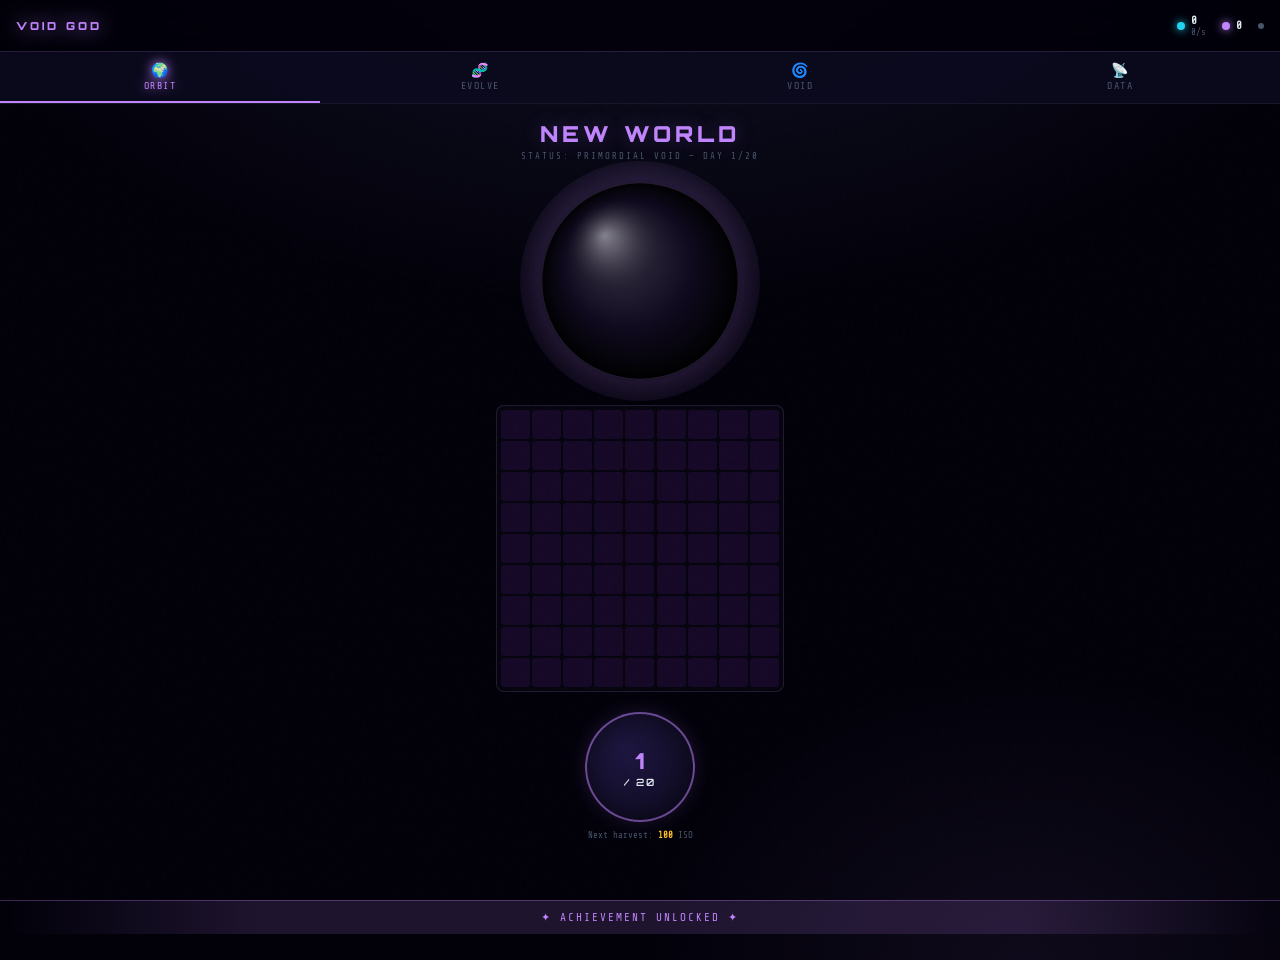
<file: void-god-pro.html>
<!DOCTYPE html>
<html lang="en">
<head>
<meta charset="UTF-8">
<meta name="viewport" content="width=device-width, initial-scale=1.0, maximum-scale=1.0">
<title>VOID GOD — IMMORTAL EDITION</title>
<link href="https://fonts.googleapis.com/css2?family=Orbitron:wght@400;600;900&family=Share+Tech+Mono&display=swap" rel="stylesheet">
<style>
:root {
  --c0: #02010a;
  --c1: #0c0a1e;
  --c2: #181430;
  --c3: #251e4a;
  --acc: #c084fc;
  --acc2: #818cf8;
  --gold: #fbbf24;
  --cyan: #22d3ee;
  --red: #f43f5e;
  --green: #4ade80;
  --txt: #e2e8f0;
  --txt2: #94a3b8;
  --txt3: #475569;
  --glow: rgba(192,132,252,0.4);
  --glow2: rgba(34,211,238,0.3);
}
*{box-sizing:border-box;margin:0;padding:0;}
body{
  background:var(--c0);color:var(--txt);
  font-family:'Share Tech Mono',monospace;
  min-height:100vh;overflow-x:hidden;
  background-image:
    radial-gradient(ellipse 80% 60% at 50% -10%, rgba(129,140,248,0.12) 0%, transparent 70%),
    radial-gradient(ellipse 50% 50% at 80% 100%, rgba(192,132,252,0.07) 0%, transparent 60%);
}

/* NOISE OVERLAY */
body::before{
  content:'';position:fixed;inset:0;
  background-image:url("data:image/svg+xml,%3Csvg viewBox='0 0 256 256' xmlns='http://www.w3.org/2000/svg'%3E%3Cfilter id='n'%3E%3CfeTurbulence type='fractalNoise' baseFrequency='0.9' numOctaves='4' stitchTiles='stitch'/%3E%3C/filter%3E%3Crect width='100%25' height='100%25' filter='url(%23n)' opacity='0.04'/%3E%3C/svg%3E");
  pointer-events:none;z-index:1;opacity:0.35;
}

/* ── HEADER ── */
#hdr{
  position:sticky;top:0;z-index:500;
  background:rgba(2,1,10,0.85);backdrop-filter:blur(12px);
  border-bottom:1px solid rgba(192,132,252,0.2);
  padding:0 16px;height:52px;
  display:flex;align-items:center;justify-content:space-between;
}
#hdr-title{
  font-family:'Orbitron',sans-serif;font-weight:900;font-size:11px;
  letter-spacing:3px;color:var(--acc);
  text-shadow:0 0 20px var(--acc);
}
#res-row{display:flex;gap:16px;align-items:center;}
.res{display:flex;align-items:center;gap:6px;font-size:11px;}
.res-icon{width:8px;height:8px;border-radius:50%;}
.ri-iso{background:var(--cyan);box-shadow:0 0 8px var(--cyan);}
.ri-void{background:var(--acc);box-shadow:0 0 8px var(--acc);}
.res-val{color:var(--txt);font-weight:bold;}
#ips-display{font-size:9px;color:var(--txt3);}
#save-dot{width:6px;height:6px;border-radius:50%;background:var(--txt3);transition:0.3s;}
#save-dot.pulse{background:var(--green);box-shadow:0 0 8px var(--green);}

/* ── NAV ── */
#nav{
  display:flex;background:rgba(12,10,30,0.9);
  border-bottom:1px solid rgba(255,255,255,0.06);
  position:sticky;top:52px;z-index:499;
}
.ntab{
  flex:1;padding:10px 4px;font-size:10px;letter-spacing:1.5px;
  color:var(--txt3);background:none;border:none;cursor:pointer;
  font-family:'Share Tech Mono',monospace;text-transform:uppercase;
  border-bottom:2px solid transparent;transition:0.2s;
}
.ntab:hover{color:var(--txt2);}
.ntab.on{color:var(--acc);border-bottom-color:var(--acc);text-shadow:0 0 12px var(--acc);}
.ntab .ntab-icon{font-size:14px;display:block;margin-bottom:2px;}

/* ── SCREENS ── */
.screen{display:none;padding:16px;padding-bottom:120px;animation:fadeUp 0.25s ease;}
.screen.on{display:block;}
@keyframes fadeUp{from{opacity:0;transform:translateY(8px);}to{opacity:1;transform:translateY(0);}}

/* ── WORLD SCREEN ── */
#planet-name{
  font-family:'Orbitron',sans-serif;font-weight:900;font-size:22px;
  letter-spacing:4px;text-align:center;
  cursor:pointer;margin-bottom:4px;transition:0.3s;
}
#env-line{text-align:center;font-size:9px;color:var(--txt3);letter-spacing:2px;margin-bottom:20px;}

/* PLANET VISUAL */
#planet-wrap{
  position:relative;width:200px;height:200px;margin:0 auto 24px;
}
#planet-svg{width:200px;height:200px;border-radius:50%;overflow:hidden;position:relative;z-index:2;}
#planet-glow{
  position:absolute;inset:-20px;border-radius:50%;z-index:1;
  background:radial-gradient(circle, transparent 35%, rgba(192,132,252,0.15) 60%, transparent 80%);
  animation:glowPulse 3s ease-in-out infinite alternate;
}
@keyframes glowPulse{from{opacity:0.6;}to{opacity:1;}}
.orbit-ring{
  position:absolute;border-radius:50%;border:1px dashed;
  animation:spinOrbit linear infinite;pointer-events:none;
}
.sat-dot{
  position:absolute;top:50%;left:50%;width:6px;height:6px;
  border-radius:50%;transform-origin:center center;
}
@keyframes spinOrbit{from{transform:rotate(0deg);}to{transform:rotate(360deg);}}

/* GRID */
#grid-wrap{
  position:relative;width:288px;margin:0 auto;
}
#grid{
  display:grid;grid-template-columns:repeat(9,1fr);
  gap:2px;width:288px;padding:4px;
  background:rgba(255,255,255,0.02);
  border:1px solid rgba(192,132,252,0.15);
  border-radius:8px;
}
.tile{
  width:29px;height:29px;border-radius:3px;
  background:rgba(255,255,255,0.02);transition:0.3s;
  position:relative;
}
.tile-void{background:rgba(138,43,226,0.12);}
.tile-rock{background:linear-gradient(135deg,#3d3550,#2a1f40);}
.tile-fire{background:linear-gradient(135deg,#7c1d1d,#c2410c);}
.tile-ocean{background:linear-gradient(135deg,#1e3a5f,#1d4ed8);}
.tile-grass{background:linear-gradient(135deg,#14532d,#166534);}
.tile-city{
  background:linear-gradient(135deg,#1e1b4b,#312e81);
  box-shadow:inset 0 0 4px rgba(192,132,252,0.3);
}
.tile-city::after{
  content:'';position:absolute;bottom:2px;left:2px;right:2px;height:1px;
  background:linear-gradient(90deg,transparent,var(--acc),transparent);
  opacity:0.5;animation:cityGlow 2s ease infinite alternate;
}
@keyframes cityGlow{from{opacity:0.2;}to{opacity:0.7;}}
.tile-ghost{
  background:radial-gradient(circle,rgba(192,132,252,0.6),rgba(192,132,252,0.1)) !important;
  cursor:pointer;z-index:10;animation:ghostBeat 0.8s ease-in-out infinite alternate;
}
@keyframes ghostBeat{from{box-shadow:0 0 6px var(--acc);transform:scale(0.85);}to{box-shadow:0 0 16px var(--acc),0 0 30px rgba(192,132,252,0.4);transform:scale(1.1);}}

/* DAY BUTTON */
#day-btn-wrap{text-align:center;margin-top:20px;}
#day-btn{
  width:110px;height:110px;border-radius:50%;
  background:radial-gradient(circle at 35% 35%, #1e1640, #0c0a1e);
  border:2px solid rgba(192,132,252,0.5);
  color:var(--txt);cursor:pointer;position:relative;
  font-family:'Orbitron',sans-serif;font-size:10px;font-weight:600;
  letter-spacing:2px;transition:0.2s;
  box-shadow:0 0 20px rgba(192,132,252,0.15),inset 0 0 30px rgba(0,0,0,0.5);
}
#day-btn:hover{border-color:var(--acc);box-shadow:0 0 30px var(--glow);}
#day-btn:active{transform:scale(0.96);}
#day-num{font-size:22px;font-weight:900;color:var(--acc);display:block;margin-bottom:2px;}
#auto-progress{
  position:absolute;inset:-4px;border-radius:50%;
  background:conic-gradient(var(--acc2) var(--pct,0%), transparent 0%);
  opacity:0.7;transition:--pct 0.1s;mask:radial-gradient(circle at center, transparent 48%, black 50%);
  -webkit-mask:radial-gradient(circle at center, transparent 48%, black 50%);
}
#harvest-preview{font-size:9px;color:var(--txt3);margin-top:8px;}
#harvest-preview b{color:var(--gold);}

/* ── SKILL TREE ── */
#skilltree-wrap{max-width:420px;margin:0 auto;}
.skill-category{margin-bottom:24px;}
.skill-cat-title{
  font-size:9px;letter-spacing:3px;color:var(--txt3);
  border-bottom:1px solid rgba(255,255,255,0.06);
  padding-bottom:6px;margin-bottom:12px;text-transform:uppercase;
}
.skill-grid{display:grid;grid-template-columns:1fr 1fr;gap:8px;}

.skill-card{
  background:rgba(12,10,30,0.8);border:1px solid rgba(255,255,255,0.06);
  border-radius:8px;padding:12px;transition:0.2s;cursor:default;
  position:relative;overflow:hidden;
}
.skill-card::before{
  content:'';position:absolute;inset:0;
  background:linear-gradient(135deg,transparent 60%,rgba(192,132,252,0.04));
  pointer-events:none;
}
.skill-card.can-buy{border-color:rgba(192,132,252,0.3);cursor:pointer;}
.skill-card.can-buy:hover{border-color:var(--acc);background:rgba(20,16,50,0.9);transform:translateY(-1px);}
.skill-card.maxed{border-color:rgba(251,191,36,0.3);opacity:0.7;}
.skill-card.locked{opacity:0.3;}
.sk-header{display:flex;justify-content:space-between;align-items:flex-start;margin-bottom:6px;}
.sk-name{font-size:11px;font-weight:600;color:var(--txt);}
.sk-lvl{font-size:9px;color:var(--txt3);}
.sk-lvl.max{color:var(--gold);}
.sk-desc{font-size:9px;color:var(--txt3);line-height:1.5;margin-bottom:8px;}
.sk-bar{height:2px;background:rgba(255,255,255,0.06);border-radius:1px;margin-bottom:8px;}
.sk-bar-fill{height:100%;border-radius:1px;background:var(--acc);transition:0.3s;}
.sk-cost{font-size:10px;color:var(--cyan);}
.sk-cost.cant{color:var(--red);}
.sk-cost.maxed{color:var(--gold);}
.sk-bonus{font-size:9px;color:var(--green);margin-top:2px;}
.sk-icon{font-size:18px;margin-bottom:4px;display:block;}
.sk-tag{
  font-size:8px;padding:1px 4px;border-radius:3px;
  background:rgba(192,132,252,0.1);color:var(--acc);letter-spacing:1px;
}

/* ── PRESTIGE / VOID ── */
#void-screen-wrap{max-width:420px;margin:0 auto;}
.void-big-card{
  background:linear-gradient(135deg,rgba(30,20,60,0.9),rgba(12,10,30,0.9));
  border:1px solid rgba(192,132,252,0.4);border-radius:12px;padding:20px;
  text-align:center;margin-bottom:20px;
  box-shadow:0 0 40px rgba(192,132,252,0.1);
}
.void-big-card h3{
  font-family:'Orbitron',sans-serif;font-size:13px;letter-spacing:3px;
  color:var(--acc);margin-bottom:12px;
}
.void-stats{display:grid;grid-template-columns:1fr 1fr;gap:8px;margin-bottom:16px;}
.vs-item{background:rgba(0,0,0,0.3);border-radius:6px;padding:8px;}
.vs-label{font-size:8px;color:var(--txt3);letter-spacing:1px;}
.vs-val{font-size:16px;font-weight:bold;color:var(--txt);margin-top:2px;}
.prestige-btn{
  width:100%;padding:14px;border-radius:8px;border:2px solid var(--acc);
  background:linear-gradient(135deg,rgba(192,132,252,0.15),rgba(129,140,248,0.1));
  color:var(--acc);font-family:'Orbitron',sans-serif;font-size:12px;
  letter-spacing:2px;cursor:pointer;transition:0.2s;font-weight:700;
}
.prestige-btn:hover{background:linear-gradient(135deg,rgba(192,132,252,0.25),rgba(129,140,248,0.2));box-shadow:0 0 20px var(--glow);}
.prestige-btn:disabled{opacity:0.3;cursor:default;}

/* VOID SHOP */
.void-shop-title{font-size:9px;letter-spacing:3px;color:var(--txt3);margin-bottom:12px;}
.void-upgrade{
  background:rgba(12,10,30,0.8);border:1px solid rgba(192,132,252,0.2);
  border-radius:8px;padding:14px;margin-bottom:10px;display:flex;gap:12px;align-items:center;
}
.vu-icon{font-size:24px;flex-shrink:0;}
.vu-info{flex:1;}
.vu-name{font-size:11px;font-weight:600;margin-bottom:2px;}
.vu-desc{font-size:9px;color:var(--txt3);line-height:1.4;}
.vu-buy{
  background:rgba(192,132,252,0.15);border:1px solid rgba(192,132,252,0.4);
  color:var(--acc);font-family:'Share Tech Mono',monospace;font-size:10px;
  padding:6px 12px;border-radius:5px;cursor:pointer;transition:0.2s;white-space:nowrap;
}
.vu-buy:hover{background:rgba(192,132,252,0.25);}
.vu-buy:disabled{opacity:0.2;cursor:default;}
.vu-buy.owned{background:rgba(251,191,36,0.1);border-color:var(--gold);color:var(--gold);}

/* ── STATS / LOG ── */
#stats-wrap{max-width:420px;margin:0 auto;}
.stat-panel{
  background:rgba(12,10,30,0.8);border:1px solid rgba(255,255,255,0.07);
  border-radius:10px;padding:16px;margin-bottom:12px;
}
.stat-panel h4{font-size:9px;letter-spacing:3px;color:var(--txt3);margin-bottom:12px;border-bottom:1px solid rgba(255,255,255,0.05);padding-bottom:6px;}
.stat-grid{display:grid;grid-template-columns:1fr 1fr;gap:8px;}
.stat-item{background:rgba(0,0,0,0.2);border-radius:6px;padding:8px;}
.stat-lbl{font-size:8px;color:var(--txt3);letter-spacing:1px;}
.stat-val{font-size:14px;color:var(--txt);margin-top:2px;}

.log-entry{
  font-size:9px;color:var(--txt3);padding:6px 0;
  border-bottom:1px solid rgba(255,255,255,0.04);
  display:flex;gap:8px;
}
.log-time{color:var(--txt3);opacity:0.5;white-space:nowrap;}
.log-msg{flex:1;}
.log-highlight{color:var(--gold);}
.log-error{color:var(--red);}
.log-good{color:var(--green);}

/* CONTROLS */
.ctrl-row{display:flex;gap:8px;margin-bottom:8px;}
.ctrl-btn{
  flex:1;padding:10px;border-radius:6px;border:1px solid rgba(255,255,255,0.08);
  background:rgba(255,255,255,0.03);color:var(--txt2);
  font-family:'Share Tech Mono',monospace;font-size:10px;cursor:pointer;transition:0.2s;
}
.ctrl-btn:hover{border-color:rgba(192,132,252,0.3);color:var(--txt);}
.ctrl-btn.danger{border-color:rgba(244,63,94,0.3);color:var(--red);}
.ctrl-btn.danger:hover{background:rgba(244,63,94,0.1);}

/* NOTIFICATIONS */
#notif-wrap{position:fixed;top:60px;right:12px;z-index:900;display:flex;flex-direction:column;gap:6px;pointer-events:none;}
.notif{
  background:rgba(12,10,30,0.95);border:1px solid rgba(192,132,252,0.3);
  border-radius:6px;padding:8px 14px;font-size:10px;letter-spacing:0.5px;
  animation:notifIn 0.3s ease,notifOut 0.3s ease 2.5s;
  opacity:0;animation-fill-mode:forwards;box-shadow:0 4px 20px rgba(0,0,0,0.5);
}
@keyframes notifIn{from{opacity:0;transform:translateX(20px);}to{opacity:1;transform:translateX(0);}}
@keyframes notifOut{from{opacity:1;transform:translateX(0);}to{opacity:0;transform:translateX(20px);}}

/* FLASH */
#flash{position:fixed;inset:0;pointer-events:none;z-index:9999;opacity:0;}
@keyframes novaFlash{0%{opacity:0.8;}100%{opacity:0;}}

/* MILESTONE BANNER */
#milestone-banner{
  position:fixed;bottom:0;left:0;right:0;z-index:800;
  background:linear-gradient(90deg,transparent,rgba(192,132,252,0.15) 20%,rgba(192,132,252,0.15) 80%,transparent);
  border-top:1px solid rgba(192,132,252,0.3);padding:10px;text-align:center;
  font-size:11px;letter-spacing:2px;color:var(--acc);
  transform:translateY(100%);transition:0.5s;
}
#milestone-banner.show{transform:translateY(0);}

/* SCROLLBAR */
::-webkit-scrollbar{width:4px;}
::-webkit-scrollbar-track{background:transparent;}
::-webkit-scrollbar-thumb{background:rgba(192,132,252,0.3);border-radius:2px;}

/* RESPONSIVE */
@media(max-width:360px){
  #planet-wrap{width:160px;height:160px;}
  #planet-svg{width:160px;height:160px;}
  #grid{width:250px;grid-template-columns:repeat(9,1fr);}
  .tile{width:24px;height:24px;}
}
</style>
</head>
<body>

<div id="flash"></div>
<div id="notif-wrap"></div>
<div id="milestone-banner">✦ ACHIEVEMENT UNLOCKED ✦</div>

<!-- HEADER -->
<div id="hdr">
  <div id="hdr-title">VOID GOD</div>
  <div id="res-row">
    <div class="res"><div class="res-icon ri-iso"></div><div><div class="res-val" id="iso-disp">0</div><div id="ips-display">0/s</div></div></div>
    <div class="res"><div class="res-icon ri-void"></div><span class="res-val" id="void-disp">0</span></div>
    <div id="save-dot"></div>
  </div>
</div>

<!-- NAV -->
<nav id="nav">
  <button class="ntab on" onclick="tab('world')" id="nt-world"><span class="ntab-icon">🌍</span>ORBIT</button>
  <button class="ntab" onclick="tab('skills')" id="nt-skills"><span class="ntab-icon">🧬</span>EVOLVE</button>
  <button class="ntab" onclick="tab('void')" id="nt-void"><span class="ntab-icon">🌀</span>VOID</button>
  <button class="ntab" onclick="tab('stats')" id="nt-stats"><span class="ntab-icon">📡</span>DATA</button>
</nav>

<!-- WORLD -->
<div class="screen on" id="screen-world">
  <div id="planet-name" onclick="renamePlanet()">NEW WORLD</div>
  <div id="env-line">SYSTEM ONLINE — SCANNING...</div>

  <div id="planet-wrap">
    <div id="planet-glow"></div>
    <canvas id="planet-canvas" width="200" height="200" style="border-radius:50%;position:relative;z-index:2;"></canvas>
    <div id="orbit-rings"></div>
  </div>

  <div id="grid-wrap">
    <div id="grid"></div>
  </div>

  <div id="day-btn-wrap">
    <button id="day-btn" onclick="advance()">
      <div id="auto-progress"></div>
      <span id="day-num">1</span>
      <span>/ 20</span>
    </button>
    <div id="harvest-preview">Next harvest: <b id="harvest-est">0</b> ISO</div>
  </div>
</div>

<!-- SKILLS -->
<div class="screen" id="screen-skills">
  <div id="skilltree-wrap"></div>
</div>

<!-- VOID -->
<div class="screen" id="screen-void">
  <div id="void-screen-wrap"></div>
</div>

<!-- STATS -->
<div class="screen" id="screen-stats">
  <div id="stats-wrap">
    <div class="stat-panel">
      <h4>COSMIC RECORDS</h4>
      <div class="stat-grid">
        <div class="stat-item"><div class="stat-lbl">LIFETIME ISO</div><div class="stat-val" id="st-iso">0</div></div>
        <div class="stat-item"><div class="stat-lbl">DAYS ELAPSED</div><div class="stat-val" id="st-days">0</div></div>
        <div class="stat-item"><div class="stat-lbl">SUPER NOVAS</div><div class="stat-val" id="st-novas">0</div></div>
        <div class="stat-item"><div class="stat-lbl">GHOSTS CAUGHT</div><div class="stat-val" id="st-ghosts">0</div></div>
        <div class="stat-item"><div class="stat-lbl">COLLAPSES</div><div class="stat-val" id="st-prestige">0</div></div>
        <div class="stat-item"><div class="stat-lbl">ISO/CYCLE</div><div class="stat-val" id="st-ips">0</div></div>
      </div>
    </div>

    <div class="stat-panel">
      <h4>SYSTEM LOG</h4>
      <div id="log-list"></div>
    </div>

    <div class="stat-panel">
      <h4>SAVE / EXPORT</h4>
      <div class="ctrl-row">
        <button class="ctrl-btn" onclick="exportSave()">EXPORT</button>
        <button class="ctrl-btn" onclick="importSave()">IMPORT</button>
      </div>
      <button class="ctrl-btn danger" style="width:100%" onclick="resetGame()">⚠ WIPE ALL DATA</button>
    </div>
  </div>
</div>

<script>
const SAVE_KEY = "VoidGod_ProV2";

// ── SKILL DEFINITIONS ──
const SKILLS = {
  // GEOLOGY
  tectonics: {
    name:"Tectonics", icon:"🪨", cat:"GEOLOGY",
    desc:"Stabilizes the planetary crust, forming solid ground.",
    baseCost:50, max:25, costScale:1.6,
    bonus: l => `+${l*3}% tile coverage`,
    effect: s => {}
  },
  atmosphere: {
    name:"Atmosphere", icon:"💨", cat:"GEOLOGY",
    desc:"Develops a breathable gas layer, warming the surface.",
    baseCost:300, max:20, costScale:1.65,
    req:{ tectonics:5 },
    bonus: l => `+${l*4}% ocean growth`,
    effect: s => {}
  },
  hydration: {
    name:"Hydration", icon:"🌊", cat:"GEOLOGY",
    desc:"Fills ocean basins with liquid water.",
    baseCost:2000, max:20, costScale:1.7,
    req:{ atmosphere:5 },
    bonus: l => `+${l*5}% bio growth`,
    effect: s => {}
  },
  biosphere: {
    name:"Biosphere", icon:"🌿", cat:"GEOLOGY",
    desc:"Spreads forests and complex life across the surface.",
    baseCost:10000, max:20, costScale:1.7,
    req:{ hydration:5 },
    bonus: l => `+${l*6}% city yield`,
    effect: s => {}
  },
  // CIVILIZATION
  civilization: {
    name:"Civilization", icon:"🏙️", cat:"CIVILIZATION",
    desc:"Constructs MegaCities that dramatically increase yields.",
    baseCost:60000, max:15, costScale:1.75,
    req:{ biosphere:5 },
    bonus: l => `+${l*500} base yield/cycle`,
    effect: s => {}
  },
  quantum: {
    name:"Quantum Core", icon:"⚛️", cat:"CIVILIZATION",
    desc:"Quantum computing multiplies civilization output.",
    baseCost:500000, max:10, costScale:1.8,
    req:{ civilization:5 },
    bonus: l => `×${(1+l*0.15).toFixed(2)} harvest`,
    effect: s => {}
  },
  // TIME
  sunMoon: {
    name:"Sun & Moon", icon:"☀️", cat:"TEMPORAL",
    desc:"Celestial bodies auto-advance days over time.",
    baseCost:100, max:15, costScale:1.55,
    bonus: l => `−${(l*5).toFixed(0)}% cycle time`,
    effect: s => {}
  },
  chronos: {
    name:"Chronos Engine", icon:"⏱️", cat:"TEMPORAL",
    desc:"Accelerates the flow of time on your world.",
    baseCost:8000, max:10, costScale:1.65,
    req:{ sunMoon:3 },
    bonus: l => `×${(1+l*0.1).toFixed(1)} auto speed`,
    effect: s => {}
  },
  // COSMIC
  dyson: {
    name:"Dyson Swarm", icon:"🛸", cat:"COSMIC",
    desc:"A megastructure that captures stellar energy.",
    baseCost:250000, max:1, costScale:1,
    req:{ quantum:1 },
    bonus: () => "×1.5 all yields",
    effect: s => {}
  },
  novaForge: {
    name:"Nova Forge", icon:"✨", cat:"COSMIC",
    desc:"Stabilize and harness Super Nova events.",
    baseCost:100000, max:5, costScale:1.8,
    req:{ civilization:3 },
    bonus: l => `×${(1+l*0.5).toFixed(1)} Nova yield`,
    effect: s => {}
  },
  singularity: {
    name:"Singularity", icon:"🕳️", cat:"COSMIC",
    desc:"Technological singularity. The ISO rate approaches infinity.",
    baseCost:10000000, max:3, costScale:2.5,
    req:{ dyson:1, quantum:5 },
    bonus: l => `×${(1+l).toFixed(0)} total yield`,
    effect: s => {}
  }
};

const VOID_UPGRADES = {
  spectralLens:{ name:"Spectral Lens", icon:"👁️", desc:"Increases Ghost spawn rate by 5×.", cost:2, max:1 },
  voidMagnet:  { name:"Void Magnet",   icon:"🧲", desc:"Automatically collects all Ghosts.", cost:5, max:1 },
  darkMatter:  { name:"Dark Matter",   icon:"🌑", desc:"Void tokens multiply harvest ×0.5 each.", cost:3, max:5 },
  voidNexus:   { name:"Void Nexus",    icon:"🌀", desc:"Start each cycle with 50k ISO.", cost:8, max:1 },
  soulBind:    { name:"Soul Bind",     icon:"⛓️", desc:"Retain 10% of skills after collapse.", cost:15, max:1 }
};

const ENVS = {
  default: { desc:"PRIMORDIAL VOID",     color:"#c084fc", planet:[15,10,30] },
  fire:    { desc:"IGNEOUS HELLSCAPE",   color:"#f43f5e", planet:[100,30,20] },
  ice:     { desc:"FROZEN CRYSTAL TOMB", color:"#38bdf8", planet:[30,60,100] },
  ocean:   { desc:"HYDRO WORLD",         color:"#22d3ee", planet:[20,80,120] },
  earth:   { desc:"CRADLE OF LIFE",      color:"#4ade80", planet:[30,80,40]  },
  void:    { desc:"VOID DIMENSION",      color:"#818cf8", planet:[10,5,50]   },
  cyber:   { desc:"CYBERSPACE NODE",     color:"#f0abfc", planet:[60,20,80]  }
};

const MILESTONES = [
  {id:"m1", iso:1000,      msg:"First Harvest Detected"},
  {id:"m2", iso:100000,    msg:"Civilization Emerging"},
  {id:"m3", iso:1000000,   msg:"Galactic Scale Achieved"},
  {id:"m4", iso:1e9,       msg:"Dyson Sphere Candidate"},
  {id:"m5", iso:1e12,      msg:"Post-Singularity Entity"},
];

let state = {
  iso:0, void:0, day:1, planetName:"NEW WORLD",
  prestigeCount:0, skills:{}, voidSkills:{},
  milestones:{}, log:[],
  stats:{ totalIso:0, novas:0, ghosts:0, days:0, cycles:0 }
};

let autoTick=0, lastClick=0, logTimers=[], ipsBuffer=[], lastIso=0;

function init(){
  try{
    let s=localStorage.getItem(SAVE_KEY);
    if(s){ state=Object.assign({},state,JSON.parse(s)); }
    if(!state.stats) state.stats={totalIso:0,novas:0,ghosts:0,days:0,cycles:0};
    if(!state.milestones) state.milestones={};
    if(!state.log) state.log=[];
    if(!state.voidSkills) state.voidSkills={};
    if(state.iso===Infinity||isNaN(state.iso)||state.iso<0) state.iso=0;
  }catch(e){console.warn("Save load error:",e);}

  renderAll();
  setInterval(gameLoop,100);
  setInterval(autoSave,5000);
  setInterval(updateIPS,1000);
  addLog("SYSTEM ONLINE","good");
  tab('world');
}

// ── GAME LOOP ──
let tickAcc=0;
function gameLoop(){
  let sm=state.skills.sunMoon||0;
  if(sm<1){document.getElementById('auto-progress').style.background='conic-gradient(transparent 0%, transparent 0%)';return;}
  let ch=state.skills.chronos||0;
  let speedMult=1+ch*0.1;
  let secPerDay=Math.max(0.5,(15-sm)*0.85/speedMult);
  tickAcc+=0.1;
  let pct=Math.min(1,tickAcc/secPerDay);
  document.getElementById('auto-progress').style.background=
    `conic-gradient(var(--acc2) ${pct*360}deg, transparent 0%)`;
  if(tickAcc>=secPerDay){ advance(true); tickAcc=0; }

  // auto-collect ghosts
  if(state.voidSkills.voidMagnet){
    let g=document.querySelector('.tile-ghost');
    if(g) g.click();
  }
}

function updateIPS(){
  let cur=state.iso;
  let delta=Math.max(0,cur-lastIso);
  ipsBuffer.push(delta);
  if(ipsBuffer.length>5) ipsBuffer.shift();
  let ips=ipsBuffer.reduce((a,b)=>a+b,0)/ipsBuffer.length;
  document.getElementById('ips-display').innerText=fmt(ips)+"/s";
  lastIso=cur;
}

// ── ADVANCE ──
function advance(isAuto=false){
  let now=Date.now();
  if(!isAuto&&now-lastClick<80) return;
  lastClick=now;
  state.stats.days++;

  // Super Nova chance
  let novaMult=1+(state.skills.novaForge||0)*0.5;
  let novaChance=0.002*novaMult;
  if(Math.random()<novaChance) triggerNova();

  if(state.day<20){
    state.day++;
    if(state.day%5===0) renderGrid();
  } else {
    harvest();
    state.day=1;
    renderGrid();
  }
  updateUI();
  checkMilestones();
}

function harvest(){
  let base=100;
  let sk=state.skills;
  let civBonus=(sk.civilization||0)*500;
  let bioMult=1+(sk.biosphere||0)*0.06;
  let quantMult=1+(sk.quantum||0)*0.15;
  let dysonMult=sk.dyson?1.5:1;
  let singMult=1+(sk.singularity||0);
  let voidMult=1+(state.void*(state.voidSkills.darkMatter||0)*0.005);

  let total=(base+civBonus)*bioMult*quantMult*dysonMult*singMult*voidMult;
  total=Math.floor(total);
  state.iso+=total;
  state.stats.totalIso+=total;
  state.stats.cycles++;
  addLog(`Harvest: +${fmt(total)} ISO`,"highlight");
  notif(`+${fmt(total)} ISO`,"gold");

  // Void nexus bonus
  if(state.voidSkills.voidNexus && state.iso<50000) state.iso+=50000;
}

function calcHarvestEst(){
  let base=100;
  let sk=state.skills;
  let civBonus=(sk.civilization||0)*500;
  let bioMult=1+(sk.biosphere||0)*0.06;
  let quantMult=1+(sk.quantum||0)*0.15;
  let dysonMult=sk.dyson?1.5:1;
  let singMult=1+(sk.singularity||0);
  let voidMult=1+(state.void*(state.voidSkills.darkMatter||0)*0.005);
  return Math.floor((base+civBonus)*bioMult*quantMult*dysonMult*singMult*voidMult);
}

function triggerNova(){
  state.stats.novas++;
  let bonus=Math.floor((state.iso*0.05)+10000)*(1+(state.skills.novaForge||0));
  state.iso+=bonus; state.stats.totalIso+=bonus;
  addLog("✨ SUPER NOVA! +"+fmt(bonus)+" ISO","highlight");
  notif("✨ SUPER NOVA! +"+fmt(bonus),"gold");

  let flash=document.getElementById('flash');
  flash.style.background="radial-gradient(circle,rgba(192,132,252,0.4),rgba(251,191,36,0.2))";
  flash.style.animation="novaFlash 1s ease-out forwards";
  setTimeout(()=>{flash.style.animation="";},1100);
  spawnParticles();
}

function spawnParticles(){
  for(let i=0;i<20;i++){
    let p=document.createElement('div');
    let c=["#c084fc","#fbbf24","#22d3ee","#f43f5e"][Math.floor(Math.random()*4)];
    p.style.cssText=`position:fixed;left:50%;top:50%;width:3px;height:3px;border-radius:50%;background:${c};pointer-events:none;z-index:9000;`;
    document.body.appendChild(p);
    let a=Math.random()*Math.PI*2,d=80+Math.random()*120;
    p.animate([
      {transform:"translate(-50%,-50%)",opacity:1},
      {transform:`translate(calc(-50% + ${Math.cos(a)*d}px),calc(-50% + ${Math.sin(a)*d}px))`,opacity:0}
    ],{duration:700+Math.random()*400,easing:"ease-out"}).onfinish=()=>p.remove();
  }
}

// ── BUY SKILL ──
function buy(k){
  let now=Date.now();
  if(now-lastClick<80) return;
  lastClick=now;

  let sk=SKILLS[k], lvl=state.skills[k]||0;
  if(lvl>=sk.max) return;
  if(sk.req && !meetsReq(sk.req)) return;
  let cost=skillCost(k,lvl);
  if(state.iso<cost) return;
  state.iso-=cost;
  state.skills[k]=lvl+1;
  addLog(`Upgraded: ${sk.name} → Lv.${lvl+1}`);
  renderSkills(); renderGrid(); renderOrbit(); updateUI();
  save();
}

function meetsReq(req){
  for(let k in req){ if((state.skills[k]||0)<req[k]) return false; }
  return true;
}

function skillCost(k,lvl){ return Math.floor(SKILLS[k].baseCost*Math.pow(SKILLS[k].costScale,lvl)); }

// ── PRESTIGE ──
function prestige(){
  let tokens=pendingTokens();
  if(tokens<1){ alert("Need at least 1M ISO to collapse!"); return; }
  if(!confirm(`Collapse reality and gain ${tokens} VOID tokens?\n\nAll ISO and skills will be reset.`)) return;
  
  let newName=prompt("Name the next universe:", state.planetName) || state.planetName;

  // Soul Bind: keep 10% of skills
  let keptSkills={};
  if(state.voidSkills.soulBind){
    for(let k in state.skills){
      keptSkills[k]=Math.floor((state.skills[k]||0)*0.1);
    }
  }

  state.void+=tokens;
  state.prestigeCount++;
  state.iso=0;
  state.day=1;
  state.skills=keptSkills;
  state.planetName=newName.toUpperCase();
  addLog(`Reality collapsed. Void: ${state.void}`,"highlight");
  save();
  renderAll();
  tab('world');
}

function pendingTokens(){ return Math.floor(Math.sqrt(state.iso/1000000)); }

// ── BUY VOID ──
function buyVoid(k){
  let v=VOID_UPGRADES[k], lvl=state.voidSkills[k]||0;
  if(lvl>=v.max) return;
  let cost=v.cost*(lvl+1);
  if(state.void<cost) return;
  state.void-=cost;
  state.voidSkills[k]=lvl+1;
  addLog(`Void Upgrade: ${v.name}`,"highlight");
  renderVoid(); updateUI(); save();
}

// ── PLANET CANVAS ──
function renderPlanet(){
  let c=document.getElementById('planet-canvas');
  if(!c) return;
  let ctx=c.getContext('2d');
  let w=200,h=200;
  ctx.clearRect(0,0,w,h);

  // detect env
  let env=detectEnv();
  let rgb=env.planet;

  // base gradient
  let grad=ctx.createRadialGradient(70,60,10,100,100,100);
  grad.addColorStop(0,`rgba(${rgb[0]+40},${rgb[1]+40},${rgb[2]+40},1)`);
  grad.addColorStop(0.6,`rgba(${rgb[0]},${rgb[1]},${rgb[2]},1)`);
  grad.addColorStop(1,`rgba(${Math.max(0,rgb[0]-30)},${Math.max(0,rgb[1]-30)},${Math.max(0,rgb[2]-30)},1)`);
  ctx.beginPath(); ctx.arc(100,100,98,0,Math.PI*2);
  ctx.fillStyle=grad; ctx.fill();

  // surface features
  let sk=state.skills;
  // tectonic plates
  if(sk.tectonics>0){
    ctx.globalAlpha=Math.min(0.8,(sk.tectonics/25));
    for(let i=0;i<8;i++){
      let x=20+Math.sin(i*1.3)*70,y=20+Math.cos(i*0.9)*70;
      ctx.beginPath();
      ctx.arc(80+x*0.4,80+y*0.4,15+i*3,0,Math.PI*2);
      ctx.strokeStyle=`rgba(${rgb[0]+60},${rgb[1]+60},${rgb[2]+60},0.3)`;
      ctx.lineWidth=1.5;ctx.stroke();
    }
    ctx.globalAlpha=1;
  }
  // oceans
  if(sk.hydration>0){
    ctx.globalAlpha=Math.min(0.6,sk.hydration*0.04);
    let oGrad=ctx.createRadialGradient(90,110,5,100,100,60);
    oGrad.addColorStop(0,"rgba(30,120,255,0.8)");
    oGrad.addColorStop(1,"rgba(10,50,150,0.3)");
    ctx.beginPath();ctx.ellipse(100,115,55,35,0.3,0,Math.PI*2);
    ctx.fillStyle=oGrad;ctx.fill();
    ctx.globalAlpha=1;
  }
  // landmasses
  if(sk.biosphere>0){
    ctx.globalAlpha=Math.min(0.7,sk.biosphere*0.05);
    ctx.fillStyle=`rgba(30,${100+rgb[1]*0.3},40,0.9)`;
    ctx.beginPath();ctx.ellipse(80,85,30,20,-0.3,0,Math.PI*2);ctx.fill();
    ctx.beginPath();ctx.ellipse(130,120,20,15,0.5,0,Math.PI*2);ctx.fill();
    ctx.globalAlpha=1;
  }
  // cities (lights)
  if(sk.civilization>0){
    let cityN=sk.civilization*3;
    ctx.globalAlpha=0.8;
    for(let i=0;i<cityN;i++){
      let a=i*(Math.PI*2/cityN), r=40+Math.sin(i*2.3)*20;
      let cx=100+Math.cos(a)*r, cy=100+Math.sin(a)*r;
      ctx.beginPath();ctx.arc(cx,cy,1.5,0,Math.PI*2);
      ctx.fillStyle="rgba(251,191,36,0.9)";ctx.fill();
    }
    ctx.globalAlpha=1;
  }
  // atmosphere glow
  if(sk.atmosphere>0){
    let atmoGrad=ctx.createRadialGradient(100,100,95,100,100,100);
    atmoGrad.addColorStop(0,"transparent");
    atmoGrad.addColorStop(0.85,`rgba(${rgb[0]},${rgb[1]},${rgb[2]},0)`);
    atmoGrad.addColorStop(1,`rgba(${rgb[0]+30},${rgb[1]+30},${rgb[2]+30},${Math.min(0.4,sk.atmosphere*0.02)})`);
    ctx.beginPath();ctx.arc(100,100,100,0,Math.PI*2);
    ctx.fillStyle=atmoGrad;ctx.fill();
  }
  // specular
  let spec=ctx.createRadialGradient(65,55,2,75,65,50);
  spec.addColorStop(0,"rgba(255,255,255,0.2)");
  spec.addColorStop(1,"transparent");
  ctx.fillStyle=spec;ctx.fill();
  ctx.beginPath();ctx.arc(100,100,98,0,Math.PI*2);ctx.fillStyle=spec;ctx.fill();

  // border
  ctx.beginPath();ctx.arc(100,100,98,0,Math.PI*2);
  ctx.strokeStyle="rgba(255,255,255,0.06)";ctx.lineWidth=1;ctx.stroke();
}

function renderOrbit(){
  let orbitEl=document.getElementById('orbit-rings');
  orbitEl.innerHTML='';
  let env=detectEnv();
  let color=env.color;

  if(state.skills.dyson){
    // Dyson ring
    let ring=document.createElement('div');
    ring.className='orbit-ring';
    ring.style.cssText=`inset:-30px;border-color:rgba(251,191,36,0.3);animation-duration:15s;`;
    let sat=document.createElement('div');
    sat.className='sat-dot';
    sat.style.cssText=`width:8px;height:8px;background:#fbbf24;box-shadow:0 0 10px #fbbf24;top:-4px;left:calc(50% - 4px);`;
    ring.appendChild(sat);
    orbitEl.appendChild(ring);
  }
  if(state.skills.chronos>0){
    let ring2=document.createElement('div');
    ring2.className='orbit-ring';
    ring2.style.cssText=`inset:-15px;border-color:${color}33;animation-duration:8s;animation-direction:reverse;`;
    orbitEl.appendChild(ring2);
  }
}

// ── GRID ──
function renderGrid(){
  let g=document.getElementById('grid'); g.innerHTML='';
  let sk=state.skills;
  let ghostChance=state.voidSkills.spectralLens?0.06:0.012;
  let ghostIdx=(state.prestigeCount>0&&Math.random()<ghostChance)?Math.floor(Math.random()*81):-1;

  for(let i=0;i<81;i++){
    let d=document.createElement('div');
    if(i===ghostIdx){
      d.className='tile tile-ghost';
      d.title="👻 Spectral ISO Cache!";
      d.onclick=()=>{
        let gain=(state.prestigeCount+1)*5000*(1+(state.void*0.1));
        state.iso+=Math.floor(gain);
        state.stats.ghosts++;
        notif("👻 Ghost! +"+fmt(gain)+" ISO","purple");
        addLog("Ghost captured: +"+fmt(gain)+" ISO","highlight");
        renderGrid();updateUI();save();
      };
    } else {
      let cls='tile tile-void';
      if(sk.civilization && i<(sk.civilization)*6) cls='tile tile-city';
      else if(sk.biosphere && i<(sk.biosphere)*10) cls='tile tile-grass';
      else if(sk.hydration && i<(sk.hydration)*14) cls='tile tile-ocean';
      else if(sk.atmosphere && i<(sk.atmosphere)*18) cls='tile tile-fire';
      else if(sk.tectonics && i<(sk.tectonics)*22) cls='tile tile-rock';
      d.className=cls;
    }
    g.appendChild(d);
  }
}

// ── RENDER SKILLS ──
function renderSkills(){
  let cats={};
  Object.keys(SKILLS).forEach(k=>{
    let s=SKILLS[k];
    if(!cats[s.cat]) cats[s.cat]=[];
    cats[s.cat].push(k);
  });

  let html='';
  Object.keys(cats).forEach(cat=>{
    html+=`<div class="skill-category"><div class="skill-cat-title">${cat}</div><div class="skill-grid">`;
    cats[cat].forEach(k=>{
      let s=SKILLS[k];
      let lvl=state.skills[k]||0;
      let isMax=lvl>=s.max;
      let locked=s.req&&!meetsReq(s.req)&&lvl===0;
      let cost=isMax?0:skillCost(k,lvl);
      let canBuy=!isMax&&!locked&&state.iso>=cost;
      let cls='skill-card'+(canBuy?' can-buy':'')+(isMax?' maxed':'')+(locked?' locked':'');
      let costStr=isMax?'MAXED':locked?'LOCKED':fmt(cost)+' ISO';
      let costCls=isMax?'maxed':(!isMax&&state.iso<cost&&!locked)?'cant':'';
      let barPct=isMax?100:Math.floor((lvl/s.max)*100);
      html+=`<div class="${cls}" onclick="${canBuy?`buy('${k}')`:''}" title="${locked&&s.req?'Requires: '+Object.keys(s.req).map(r=>SKILLS[r].name+' Lv.'+s.req[r]).join(', '):''}">
        <span class="sk-icon">${s.icon}</span>
        <div class="sk-header">
          <span class="sk-name">${s.name}</span>
          <span class="sk-lvl ${isMax?'max':''}">${isMax?'MAX':lvl+'/'+s.max}</span>
        </div>
        <div class="sk-desc">${s.desc}</div>
        <div class="sk-bar"><div class="sk-bar-fill" style="width:${barPct}%"></div></div>
        <div class="sk-cost ${costCls}">${costStr}</div>
        ${lvl>0?`<div class="sk-bonus">${s.bonus(lvl)}</div>`:''}
      </div>`;
    });
    html+='</div></div>';
  });
  document.getElementById('skilltree-wrap').innerHTML=html;
}

// ── RENDER VOID ──
function renderVoid(){
  let earned=pendingTokens();
  let html=`<div class="void-big-card">
    <h3>∅ VOID MARKET ∅</h3>
    <div class="void-stats">
      <div class="vs-item"><div class="vs-label">VOID TOKENS</div><div class="vs-val">${state.void}</div></div>
      <div class="vs-item"><div class="vs-label">PENDING</div><div class="vs-val">${earned}</div></div>
      <div class="vs-item"><div class="vs-label">COLLAPSES</div><div class="vs-val">${state.prestigeCount}</div></div>
      <div class="vs-item"><div class="vs-label">ISO STORED</div><div class="vs-val">${fmt(state.iso)}</div></div>
    </div>
    <button class="prestige-btn" onclick="prestige()" ${earned<1?'disabled':''}>
      ∅ BIG CRUNCH${earned>0?' (+'+earned+' VOID)':''}
    </button>
    <div style="font-size:9px;color:var(--txt3);margin-top:8px;">Requires 1,000,000 ISO to collapse reality</div>
  </div>
  <div class="void-shop-title">— VOID UPGRADES —</div>`;

  Object.keys(VOID_UPGRADES).forEach(k=>{
    let v=VOID_UPGRADES[k], lvl=state.voidSkills[k]||0;
    let isMax=lvl>=v.max;
    let cost=isMax?0:v.cost*(lvl+1);
    let canBuy=!isMax&&state.void>=cost;
    html+=`<div class="void-upgrade">
      <div class="vu-icon">${v.icon}</div>
      <div class="vu-info">
        <div class="vu-name">${v.name} ${isMax?'<span class="sk-tag">OWNED</span>':lvl>0?`<span class="sk-tag">Lv.${lvl}</span>`:''}</div>
        <div class="vu-desc">${v.desc}</div>
      </div>
      <button class="vu-buy ${isMax?'owned':''}" onclick="buyVoid('${k}')" ${(!canBuy&&!isMax)||isMax?'disabled':''}>
        ${isMax?'✓':cost+' VOID'}
      </button>
    </div>`;
  });

  document.getElementById('void-screen-wrap').innerHTML=html;
}

// ── UI UPDATE ──
function updateUI(){
  // cap
  if(state.iso>1e18) state.iso=1e18;

  document.getElementById('iso-disp').innerText=fmt(state.iso);
  document.getElementById('void-disp').innerText=state.void;
  document.getElementById('day-num').innerText=state.day;
  document.getElementById('harvest-est').innerText=fmt(calcHarvestEst());

  let env=detectEnv();
  document.getElementById('planet-name').innerText=state.planetName;
  document.getElementById('planet-name').style.color=env.color;
  document.getElementById('planet-name').style.textShadow=`0 0 20px ${env.color}44`;
  document.getElementById('env-line').innerText=`STATUS: ${env.desc} — DAY ${state.day}/20`;

  // stats
  document.getElementById('st-iso').innerText=fmt(state.stats.totalIso);
  document.getElementById('st-days').innerText=state.stats.days.toLocaleString();
  document.getElementById('st-novas').innerText=state.stats.novas;
  document.getElementById('st-ghosts').innerText=state.stats.ghosts;
  document.getElementById('st-prestige').innerText=state.prestigeCount;
  document.getElementById('st-ips').innerText=fmt(calcHarvestEst());

  renderPlanet();
}

function detectEnv(){
  let n=state.planetName.toLowerCase();
  if(n.includes("void")||n.includes("dark")) return ENVS.void;
  if(n.includes("fire")||n.includes("hell")||n.includes("inferno")) return ENVS.fire;
  if(n.includes("ice")||n.includes("snow")||n.includes("frost")) return ENVS.ice;
  if(n.includes("ocean")||n.includes("water")||n.includes("aqua")) return ENVS.ocean;
  if(n.includes("cyber")||n.includes("digital")||n.includes("neon")) return ENVS.cyber;
  if((state.skills.biosphere||0)>5) return ENVS.earth;
  return ENVS.default;
}

// ── LOG ──
let logStore=[];
function addLog(msg,type=""){
  let time=new Date().toLocaleTimeString('en',{hour:'2-digit',minute:'2-digit',second:'2-digit'});
  logStore.unshift({msg,type,time});
  if(logStore.length>30) logStore.pop();
  renderLog();
}

function renderLog(){
  let html=logStore.slice(0,20).map(e=>`
    <div class="log-entry">
      <span class="log-time">${e.time}</span>
      <span class="log-msg ${e.type?'log-'+e.type:''}">${e.msg}</span>
    </div>`).join('');
  let el=document.getElementById('log-list');
  if(el) el.innerHTML=html;
}

// ── NOTIFICATIONS ──
function notif(msg,color="purple"){
  let c={gold:"#fbbf24",purple:"#c084fc",green:"#4ade80",red:"#f43f5e"}[color]||"#c084fc";
  let n=document.createElement('div');
  n.className='notif';
  n.style.color=c;n.style.borderColor=c+'55';
  n.innerText=msg;
  document.getElementById('notif-wrap').appendChild(n);
  setTimeout(()=>n.remove(),3000);
}

// ── MILESTONES ──
function checkMilestones(){
  MILESTONES.forEach(m=>{
    if(!state.milestones[m.id]&&state.stats.totalIso>=m.iso){
      state.milestones[m.id]=true;
      showMilestone(m.msg);
    }
  });
}

function showMilestone(msg){
  let b=document.getElementById('milestone-banner');
  b.innerText="✦ "+msg.toUpperCase()+" ✦";
  b.classList.add('show');
  setTimeout(()=>b.classList.remove('show'),3500);
  addLog("🏆 "+msg,"highlight");
}

// ── TABS ──
function tab(t){
  document.querySelectorAll('.screen').forEach(s=>s.classList.remove('on'));
  document.querySelectorAll('.ntab').forEach(b=>b.classList.remove('on'));
  document.getElementById('screen-'+t).classList.add('on');
  document.getElementById('nt-'+t).classList.add('on');
  if(t==='skills') renderSkills();
  if(t==='void') renderVoid();
  if(t==='stats') renderLog();
}

// ── SAVE / LOAD ──
function save(){
  localStorage.setItem(SAVE_KEY,JSON.stringify(state));
  let d=document.getElementById('save-dot');
  d.classList.add('pulse');
  setTimeout(()=>d.classList.remove('pulse'),600);
}

function autoSave(){ save(); }

function renamePlanet(){
  let n=prompt("Name this reality:",state.planetName);
  if(n&&n.trim()){ state.planetName=n.trim().toUpperCase(); updateUI(); save(); }
}

function exportSave(){
  let code=btoa(JSON.stringify(state));
  navigator.clipboard.writeText(code).then(()=>alert("Save exported to clipboard!")).catch(()=>{
    prompt("Copy your save code:",code);
  });
}

function importSave(){
  let s=prompt("Paste save code:");
  if(s){
    try{
      state=JSON.parse(atob(s.trim()));
      save(); location.reload();
    }catch(e){ alert("Invalid save code!"); }
  }
}

function resetGame(){
  if(confirm("DELETE ALL PROGRESS? This is permanent.")) {
    if(confirm("Are you absolutely sure? All void tokens, skills, and data will be lost.")){
      localStorage.removeItem(SAVE_KEY);location.reload();
    }
  }
}

// ── FORMATTING ──
function fmt(n){
  if(n===undefined||n===null||isNaN(n)) return "0";
  if(n>=1e15) return (n/1e15).toFixed(2)+"Qa";
  if(n>=1e12) return (n/1e12).toFixed(2)+"T";
  if(n>=1e9)  return (n/1e9).toFixed(2)+"B";
  if(n>=1e6)  return (n/1e6).toFixed(2)+"M";
  if(n>=1e3)  return (n/1e3).toFixed(1)+"K";
  return Math.floor(n).toLocaleString();
}

// ── RENDER ALL ──
function renderAll(){
  renderPlanet(); renderOrbit(); renderGrid(); updateUI();
}

init();
</script>
</body>
</html>
</file>
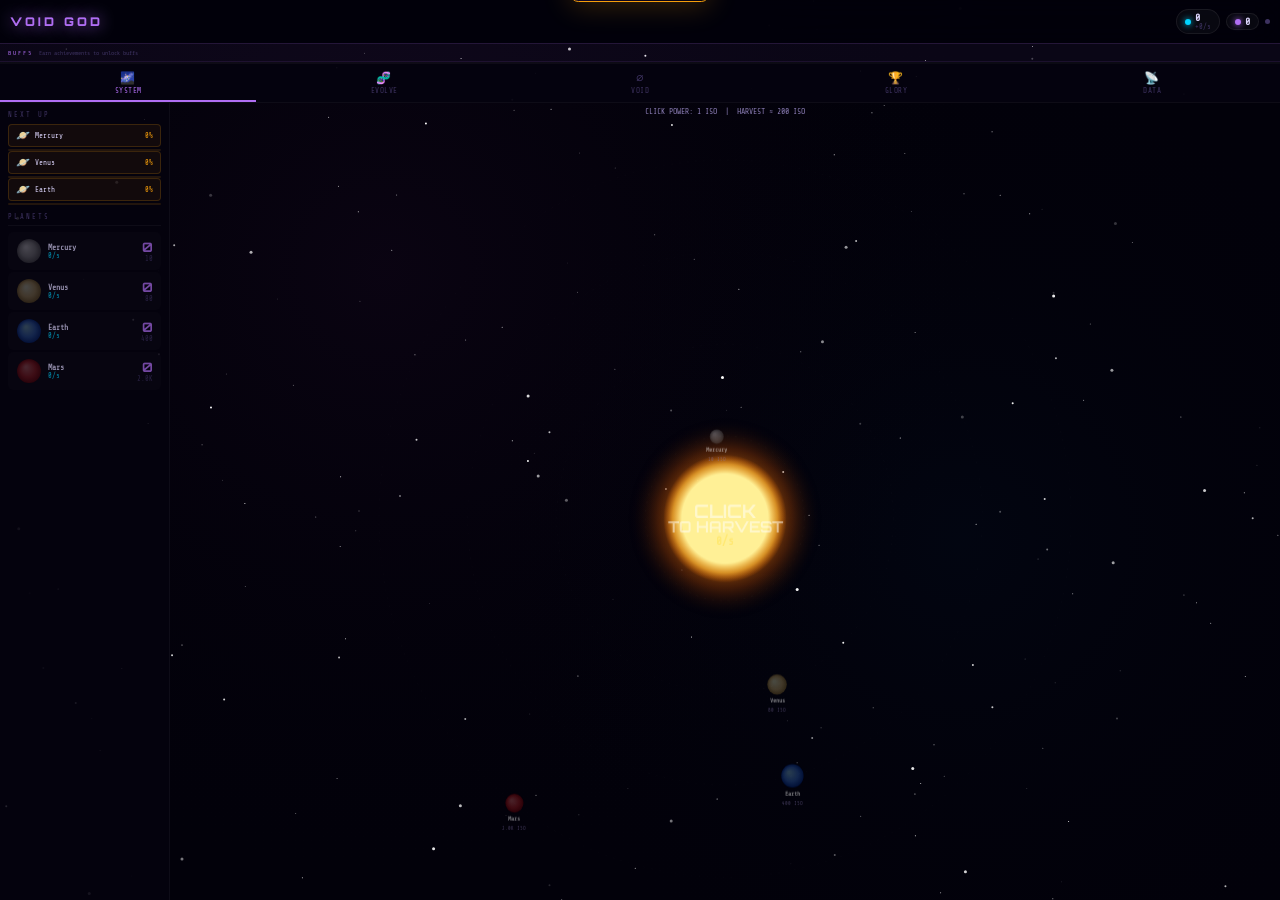
<file: void-god-solar-3.html>
<!DOCTYPE html>
<html lang="en">
<head>
<meta charset="UTF-8">
<meta name="viewport" content="width=device-width,initial-scale=1,maximum-scale=1,user-scalable=no">
<title>VOID GOD ∅ SOLAR DOMINION</title>
<link href="https://fonts.googleapis.com/css2?family=Orbitron:wght@400;700;900&family=Share+Tech+Mono&display=swap" rel="stylesheet">
<style>
:root{
  --bg:#02010a;--c1:#08051a;--c2:#0f0a28;
  --acc:#b06ef3;--acc2:#7c3aed;--gold:#f59e0b;--cyan:#00d4ff;
  --red:#ff4757;--green:#2ed573;--pink:#ff6b9d;--orange:#ff9f43;
  --txt:#ddd6fe;--txt2:#8b7db5;--txt3:#3d3260;
}
*{box-sizing:border-box;margin:0;padding:0;-webkit-tap-highlight-color:transparent;}
html,body{height:100%;overflow:hidden;background:var(--bg);}
body{color:var(--txt);font-family:'Share Tech Mono',monospace;position:relative;}

#space-canvas{position:fixed;inset:0;z-index:0;pointer-events:none;}

#app{display:flex;flex-direction:column;height:100vh;position:relative;z-index:1;}

#topbar{
  background:rgba(2,1,10,.9);backdrop-filter:blur(16px);
  border-bottom:1px solid rgba(176,110,243,.2);
  padding:0 10px;height:44px;flex-shrink:0;
  display:flex;align-items:center;gap:8px;
}
#tb-logo{font-family:'Orbitron',sans-serif;font-weight:900;font-size:12px;letter-spacing:3px;color:var(--acc);text-shadow:0 0 16px var(--acc);white-space:nowrap;}
#tb-res{display:flex;gap:6px;flex:1;justify-content:flex-end;align-items:center;}
.rchip{display:flex;align-items:center;gap:4px;background:rgba(255,255,255,.03);border:1px solid rgba(255,255,255,.07);border-radius:16px;padding:2px 8px;}
.rdot{width:6px;height:6px;border-radius:50%;flex-shrink:0;}
.ri{background:var(--cyan);box-shadow:0 0 6px var(--cyan);}
.rv{background:var(--acc);box-shadow:0 0 6px var(--acc);}
.rg{background:var(--gold);box-shadow:0 0 6px var(--gold);}
.rval{font-size:10px;font-weight:700;}
.rrate{font-size:7px;color:var(--txt3);}
#sdot{width:5px;height:5px;border-radius:50%;background:var(--txt3);transition:.3s;}
#sdot.on{background:var(--green);box-shadow:0 0 8px var(--green);}

/* ACHIEVEMENT BUFF TICKER */
#buff-strip{height:18px;background:rgba(176,110,243,.05);border-bottom:1px solid rgba(176,110,243,.1);display:flex;align-items:center;overflow:hidden;flex-shrink:0;padding:0 8px;gap:6px;}
#buff-label{font-size:6px;letter-spacing:2px;color:var(--acc);white-space:nowrap;}
#buff-scroll{flex:1;overflow:hidden;display:flex;gap:8px;align-items:center;}
.buff-chip{font-size:6.5px;color:var(--green);white-space:nowrap;background:rgba(46,213,115,.08);border:1px solid rgba(46,213,115,.18);border-radius:8px;padding:1px 6px;}

/* COMBO */
#combo-strip{height:2px;background:rgba(255,255,255,.04);flex-shrink:0;position:relative;}
#combo-fill{height:100%;background:linear-gradient(90deg,var(--acc2),var(--acc),var(--gold));width:0%;transition:width .15s;}
#combo-badge{position:absolute;right:8px;top:-16px;font-size:7px;color:var(--gold);opacity:0;transition:.2s;letter-spacing:2px;pointer-events:none;}
#combo-badge.on{opacity:1;}

#nav{display:flex;background:rgba(5,3,15,.9);border-bottom:1px solid rgba(255,255,255,.04);flex-shrink:0;}
.ntab{flex:1;padding:7px 2px 5px;border:none;background:none;color:var(--txt3);cursor:pointer;font-family:'Share Tech Mono',monospace;font-size:7.5px;letter-spacing:.5px;text-transform:uppercase;border-bottom:2px solid transparent;transition:.2s;display:flex;flex-direction:column;align-items:center;gap:1px;position:relative;}
.ntab .ni{font-size:12px;}
.ntab.on{color:var(--acc);border-bottom-color:var(--acc);}
.nbadge{position:absolute;top:3px;right:8px;background:var(--red);color:#fff;font-size:6px;border-radius:5px;padding:0 3px;display:none;animation:badgePop 1s ease infinite alternate;}
.nbadge.on{display:block;}
@keyframes badgePop{to{transform:scale(1.2);box-shadow:0 0 5px var(--red);}}

#main{flex:1;overflow:hidden;display:flex;position:relative;}
.screen{display:none;width:100%;height:100%;overflow-y:auto;padding-bottom:10px;}
.screen.on{display:block;}
.fscreen{display:none!important;}
.fscreen.on{display:flex!important;}

/* SOLAR */
#screen-solar{flex-direction:column;overflow:hidden!important;padding:0!important;}
#solar-main{flex:1;display:flex;overflow:hidden;}

.gen{display:flex;align-items:center;gap:6px;padding:5px 7px;margin-bottom:2px;border-radius:5px;border:1px solid transparent;cursor:pointer;transition:.15s;background:rgba(255,255,255,.02);}
.gen:hover{background:rgba(176,110,243,.08);border-color:rgba(176,110,243,.18);}
.gen.cant{opacity:.55;}
.gen.cant:hover{background:rgba(255,255,255,.02);border-color:transparent;}
.gen.milestone-glow{box-shadow:0 0 10px rgba(245,158,11,.3);border-color:rgba(245,158,11,.25)!important;}
.gen-info{flex:1;min-width:0;}
.gen-name{font-size:8px;font-weight:600;white-space:nowrap;overflow:hidden;text-overflow:ellipsis;color:var(--txt);}
.gen-rate{font-size:7px;color:var(--cyan);}
.gen-right{text-align:right;flex-shrink:0;}
.gen-count{font-size:13px;font-family:'Orbitron',sans-serif;font-weight:700;color:var(--acc);}
.gen-cost{font-size:7px;}

#planet-list-panel{
  width:170px;flex-shrink:0;
  background:rgba(5,3,15,.85);
  border-right:1px solid rgba(255,255,255,.04);
  overflow-y:auto;padding:8px;
}
.plist-title{font-size:7px;letter-spacing:2px;color:var(--txt3);margin-bottom:6px;padding-bottom:4px;border-bottom:1px solid rgba(255,255,255,.04);}
.planet-row{
  display:flex;align-items:center;gap:6px;padding:5px 7px;
  margin-bottom:2px;border-radius:5px;border:1px solid transparent;
  cursor:pointer;transition:.15s;background:rgba(255,255,255,.02);
}
.planet-row:hover,.planet-row.active{background:rgba(176,110,243,.08);border-color:rgba(176,110,243,.2);}
.pr-icon{width:22px;height:22px;border-radius:50%;flex-shrink:0;}
.pr-info{flex:1;min-width:0;}
.pr-name{font-size:8px;font-weight:700;white-space:nowrap;overflow:hidden;text-overflow:ellipsis;}
.pr-rate{font-size:7px;color:var(--cyan);}
.pr-right{text-align:right;flex-shrink:0;}
.pr-count{font-size:11px;font-family:'Orbitron',sans-serif;font-weight:700;color:var(--acc);}
.pr-cost{font-size:7px;color:var(--gold);}
.planet-row.cant .pr-cost{color:var(--txt3);}
.planet-row.cant{opacity:.55;}
.milestone-glow{animation:milGlow 1s ease infinite alternate;}
@keyframes milGlow{from{box-shadow:none;}to{box-shadow:0 0 10px rgba(245,158,11,.4);}}

#next-up{margin-bottom:8px;}
.nu-title{font-size:7px;letter-spacing:2px;color:var(--txt3);margin-bottom:5px;}
.nu-item{display:flex;align-items:center;gap:5px;padding:4px 7px;margin-bottom:2px;border-radius:4px;background:rgba(245,158,11,.06);border:1px solid rgba(245,158,11,.18);cursor:pointer;font-size:7px;transition:.15s;}
.nu-item:hover{background:rgba(245,158,11,.14);}
.nu-icon{font-size:11px;}
.nu-pct{font-size:7px;color:var(--gold);margin-left:auto;}
.nu-bar{height:2px;background:rgba(245,158,11,.12);border-radius:1px;margin-top:1px;}
.nu-bar-fill{height:100%;background:var(--gold);border-radius:1px;transition:.4s;}

#solar-center{flex:1;position:relative;overflow:hidden;}
#solar-canvas{width:100%;height:100%;cursor:crosshair;}
#selected-planet-info{
  position:absolute;bottom:8px;left:50%;transform:translateX(-50%);
  background:rgba(2,1,10,.92);border:1px solid rgba(176,110,243,.3);
  border-radius:8px;padding:8px 14px;text-align:center;pointer-events:none;
  display:none;white-space:nowrap;backdrop-filter:blur(8px);
}
#spi-name{font-family:'Orbitron',sans-serif;font-size:11px;font-weight:700;color:var(--acc);}
#spi-ips{font-size:9px;color:var(--cyan);margin-top:1px;}
#spi-hint{font-size:8px;color:var(--txt3);margin-top:1px;}
#click-power-row{font-size:8px;color:var(--txt2);text-align:center;padding:4px 0;}

/* SKILLS */
#screen-skills{padding:0;}
#skill-layout{display:flex;height:100%;}
#skill-cats{width:90px;flex-shrink:0;background:rgba(5,3,15,.9);border-right:1px solid rgba(255,255,255,.04);overflow-y:auto;}
.scat-btn{display:block;width:100%;padding:9px 6px;background:none;border:none;color:var(--txt3);cursor:pointer;font-family:'Share Tech Mono',monospace;font-size:7.5px;letter-spacing:.5px;text-align:left;border-right:2px solid transparent;transition:.15s;}
.scat-btn:hover{color:var(--txt2);background:rgba(255,255,255,.02);}
.scat-btn.on{color:var(--acc);border-right-color:var(--acc);background:rgba(176,110,243,.07);}
.scat-icon{font-size:14px;display:block;margin-bottom:2px;}
.scat-owned{font-size:6px;color:var(--txt3);display:block;}
.scat-avail{font-size:6px;color:var(--green);display:block;animation:badgePop 1s infinite alternate;}

#skill-panel{flex:1;overflow-y:auto;padding:10px;}
#skill-info-panel{width:0;overflow:hidden;background:rgba(5,3,15,.95);border-left:1px solid rgba(255,255,255,.04);transition:width .2s;flex-shrink:0;}
#skill-info-panel.open{width:160px;}
#sip-inner{width:160px;padding:10px;height:100%;overflow-y:auto;}

.skill-row{display:flex;gap:5px;margin-bottom:5px;flex-wrap:wrap;align-items:flex-start;}
.skill-conn{width:5px;height:2px;background:rgba(176,110,243,.2);align-self:center;flex-shrink:0;margin-top:-8px;}
.snode{
  width:70px;height:70px;border-radius:7px;
  border:2px solid rgba(255,255,255,.07);background:rgba(8,5,24,.9);
  display:flex;flex-direction:column;align-items:center;justify-content:center;
  cursor:pointer;transition:.15s;position:relative;flex-shrink:0;overflow:hidden;padding:2px;
}
.snode.can{border-color:rgba(176,110,243,.5);animation:nodeGlow 2s ease infinite alternate;}
@keyframes nodeGlow{to{box-shadow:0 0 14px rgba(176,110,243,.4);}}
.snode.can:hover{transform:scale(1.07);border-color:var(--acc);}
.snode.bought{border-color:var(--acc);background:linear-gradient(135deg,rgba(124,58,237,.22),rgba(176,110,243,.06));}
.snode.bought::before{content:'✓';position:absolute;top:1px;right:4px;font-size:7px;color:var(--green);}
.snode.locked{opacity:.2;cursor:default;filter:grayscale(.8);}
.snode.legendary{border-color:rgba(245,158,11,.4)!important;}
.snode.legendary.can{animation:legGlow 1.5s ease infinite alternate;}
@keyframes legGlow{to{box-shadow:0 0 22px rgba(245,158,11,.5),0 0 45px rgba(245,158,11,.15);}}
.snode.legendary.bought{border-color:var(--gold)!important;box-shadow:0 0 12px rgba(245,158,11,.2);}
.snode-icon{font-size:20px;}
.snode-name{font-size:6.5px;text-align:center;color:var(--txt2);line-height:1.2;padding:0 2px;margin-top:1px;}
.snode-cost{font-size:6.5px;margin-top:1px;}
.snode-eff{position:absolute;bottom:1px;left:0;right:0;text-align:center;font-size:5.5px;color:var(--green);padding:0 2px;}
.tier-div{height:1px;background:rgba(255,255,255,.05);margin:6px 0;}

.sip-icon{font-size:28px;text-align:center;display:block;margin-bottom:5px;}
.sip-name{font-family:'Orbitron',sans-serif;font-size:10px;font-weight:700;color:var(--acc);margin-bottom:3px;}
.sip-desc{font-size:7.5px;color:var(--txt2);line-height:1.5;margin-bottom:7px;}
.sip-row{display:flex;justify-content:space-between;padding:3px 0;border-bottom:1px solid rgba(255,255,255,.04);font-size:7.5px;}
.sip-l{color:var(--txt3);}
.sip-good{color:var(--green);}
.sip-gold{color:var(--gold);}
.sip-bad{color:var(--red);}
.sip-btn{width:100%;margin-top:9px;padding:8px;border-radius:5px;border:1px solid var(--acc);background:rgba(176,110,243,.1);color:var(--acc);font-family:'Share Tech Mono',monospace;font-size:8px;cursor:pointer;transition:.15s;letter-spacing:1px;}
.sip-btn:hover:not(:disabled){background:rgba(176,110,243,.22);}
.sip-btn:disabled{opacity:.2;cursor:default;}
.sip-prereq{font-size:7px;color:var(--red);margin-top:5px;line-height:1.4;}

/* VOID */
#screen-void{padding:10px;}
.void-hero{background:linear-gradient(135deg,rgba(20,10,50,.9),rgba(5,3,15,.9));border:1px solid rgba(176,110,243,.3);border-radius:10px;padding:14px;margin-bottom:10px;text-align:center;max-width:400px;margin-left:auto;margin-right:auto;}
.vh-title{font-family:'Orbitron',sans-serif;font-weight:900;font-size:14px;letter-spacing:3px;color:var(--acc);margin-bottom:8px;}
.vh-grid{display:grid;grid-template-columns:repeat(3,1fr);gap:5px;margin-bottom:10px;}
.vh-stat{background:rgba(0,0,0,.3);border-radius:5px;padding:6px;}
.vh-stat-n{font-size:7px;color:var(--txt3);letter-spacing:1px;}
.vh-stat-v{font-size:15px;font-family:'Orbitron',sans-serif;font-weight:700;color:var(--txt);margin-top:1px;}
.prestige-btn{width:100%;padding:12px;border-radius:7px;border:2px solid var(--acc);background:linear-gradient(135deg,rgba(176,110,243,.18),rgba(124,58,237,.08));color:var(--acc);font-family:'Orbitron',sans-serif;font-size:11px;letter-spacing:2px;cursor:pointer;font-weight:700;transition:.2s;}
.prestige-btn:hover:not(:disabled){background:linear-gradient(135deg,rgba(176,110,243,.3),rgba(124,58,237,.18));box-shadow:0 0 20px rgba(176,110,243,.4);}
.prestige-btn:disabled{opacity:.25;cursor:default;}
.vupg-title{font-size:7px;letter-spacing:3px;color:var(--txt3);margin:9px 0 6px;max-width:400px;margin-left:auto;margin-right:auto;}
.vu{display:flex;align-items:center;gap:8px;padding:8px 10px;margin-bottom:6px;background:rgba(8,5,24,.8);border:1px solid rgba(176,110,243,.1);border-radius:7px;transition:.15s;max-width:400px;margin-left:auto;margin-right:auto;}
.vu:hover{border-color:rgba(176,110,243,.25);}
.vu.vowned{border-color:rgba(245,158,11,.22);background:rgba(245,158,11,.03);}
.vu-icon{font-size:18px;flex-shrink:0;}
.vu-body{flex:1;}
.vu-name{font-size:9px;font-weight:600;margin-bottom:1px;}
.vu-desc{font-size:7.5px;color:var(--txt3);line-height:1.4;}
.vu-btn{background:rgba(176,110,243,.1);border:1px solid rgba(176,110,243,.35);color:var(--acc);font-family:'Share Tech Mono',monospace;font-size:8px;padding:5px 10px;border-radius:4px;cursor:pointer;flex-shrink:0;transition:.15s;}
.vu-btn:hover:not(:disabled){background:rgba(176,110,243,.22);}
.vu-btn:disabled{opacity:.15;cursor:default;}
.vu-btn.owned{color:var(--gold);border-color:var(--gold);background:rgba(245,158,11,.08);}

/* ACHIEVEMENTS */
#screen-achieve{padding:10px;}
.ach-wrap{max-width:500px;margin:0 auto;}
.ach-hdr{display:flex;justify-content:space-between;font-size:7.5px;color:var(--txt3);margin-bottom:6px;}
.ach-prog-bar{height:3px;background:rgba(255,255,255,.05);border-radius:2px;margin-bottom:6px;}
.ach-prog-fill{height:100%;background:linear-gradient(90deg,var(--acc2),var(--gold));border-radius:2px;transition:.5s;}
.ach-buff-info{font-size:7px;color:var(--txt3);margin-bottom:8px;padding:4px 8px;background:rgba(176,110,243,.05);border-radius:4px;border:1px solid rgba(176,110,243,.1);}
.ach-buff-info span{color:var(--green);}
.ach-grid{display:grid;grid-template-columns:repeat(5,1fr);gap:5px;}
.ach{aspect-ratio:1;border-radius:6px;border:1px solid rgba(255,255,255,.06);background:rgba(8,5,24,.8);display:flex;flex-direction:column;align-items:center;justify-content:center;padding:3px;text-align:center;transition:.2s;position:relative;}
.ach.earned{border-color:var(--gold);background:rgba(245,158,11,.07);box-shadow:0 0 10px rgba(245,158,11,.1);}
.ach.earned:hover{transform:scale(1.06);}
.ach-icon{font-size:18px;filter:grayscale(1) opacity(.2);transition:.3s;margin-bottom:2px;}
.ach.earned .ach-icon{filter:none;}
.ach-name{font-size:5.5px;color:var(--txt3);line-height:1.2;}
.ach.earned .ach-name{color:var(--gold);}
.ach-buff{font-size:4.8px;color:var(--green);position:absolute;bottom:2px;left:0;right:0;text-align:center;}
.new-ach{animation:achPop .5s ease;}
@keyframes achPop{0%{transform:scale(.4);}60%{transform:scale(1.18);}100%{transform:scale(1);}}

/* STATS */
#screen-stats{padding:10px;}
.stat-card{background:rgba(8,5,24,.8);border:1px solid rgba(255,255,255,.06);border-radius:7px;padding:10px;margin-bottom:8px;max-width:420px;margin-left:auto;margin-right:auto;}
.sc-t{font-size:7px;letter-spacing:3px;color:var(--txt3);margin-bottom:8px;border-bottom:1px solid rgba(255,255,255,.04);padding-bottom:4px;}
.sg{display:grid;grid-template-columns:1fr 1fr;gap:4px;}
.si{background:rgba(0,0,0,.2);border-radius:4px;padding:5px 7px;}
.si-l{font-size:6.5px;color:var(--txt3);letter-spacing:1px;}
.si-v{font-size:12px;font-family:'Orbitron',sans-serif;color:var(--txt);margin-top:1px;}
.log-e{font-size:7.5px;padding:3px 0;border-bottom:1px solid rgba(255,255,255,.03);color:var(--txt3);}
.log-e.lh{color:var(--gold);}.log-e.lg{color:var(--green);}
.ctl-row{display:flex;gap:5px;margin-bottom:5px;}
.ctl{flex:1;padding:7px;border-radius:4px;border:1px solid rgba(255,255,255,.07);background:rgba(255,255,255,.02);color:var(--txt2);font-family:'Share Tech Mono',monospace;font-size:7.5px;cursor:pointer;transition:.15s;}
.ctl:hover{border-color:rgba(176,110,243,.25);}
.ctl.danger{border-color:rgba(255,71,87,.18);color:var(--red);}

/* IMPORT MODAL */
#import-modal{
  display:none;position:fixed;inset:0;z-index:9999;
  background:rgba(2,1,10,.85);backdrop-filter:blur(8px);
  align-items:center;justify-content:center;
}
#import-modal.on{display:flex;}
#import-box{
  background:rgba(8,5,24,.98);border:1px solid rgba(176,110,243,.4);
  border-radius:10px;padding:16px;width:300px;max-width:90vw;
  box-shadow:0 8px 40px rgba(0,0,0,.8);
}
#import-box h3{font-family:'Orbitron',sans-serif;font-size:11px;letter-spacing:2px;color:var(--acc);margin-bottom:8px;}
#import-ta{
  width:100%;height:80px;background:rgba(0,0,0,.4);border:1px solid rgba(176,110,243,.25);
  border-radius:5px;color:var(--txt);font-family:'Share Tech Mono',monospace;font-size:8px;
  padding:6px;resize:none;margin-bottom:8px;outline:none;
}
#import-ta:focus{border-color:rgba(176,110,243,.6);}
.im-row{display:flex;gap:6px;}
.im-btn{flex:1;padding:7px;border-radius:4px;border:1px solid rgba(176,110,243,.3);background:rgba(176,110,243,.1);color:var(--acc);font-family:'Share Tech Mono',monospace;font-size:8px;cursor:pointer;transition:.15s;}
.im-btn:hover{background:rgba(176,110,243,.22);}
.im-btn.cancel{border-color:rgba(255,255,255,.1);color:var(--txt3);background:rgba(255,255,255,.02);}

/* FLOATING / FX */
.float-num{position:fixed;pointer-events:none;z-index:9000;font-family:'Orbitron',sans-serif;font-weight:700;animation:floatUp .9s ease forwards;}
@keyframes floatUp{0%{opacity:1;transform:translateY(0)scale(1);}100%{opacity:0;transform:translateY(-55px)scale(.7);}}
.float-crit{animation:floatCrit 1.1s ease forwards!important;}
@keyframes floatCrit{0%{opacity:1;transform:translateY(0)scale(1.2);}50%{transform:translateY(-22px)scale(1.5);}100%{opacity:0;transform:translateY(-65px)scale(.8);}}

#flash{position:fixed;inset:0;pointer-events:none;z-index:9999;opacity:0;}
@keyframes novaF{0%{opacity:.8;}100%{opacity:0;}}
#crit-flash{position:fixed;inset:0;pointer-events:none;z-index:8000;opacity:0;background:radial-gradient(circle,rgba(245,158,11,.22),transparent);}
@keyframes critF{0%{opacity:1;}100%{opacity:0;}}

#toast-wrap{position:fixed;top:50px;right:8px;z-index:900;display:flex;flex-direction:column;gap:3px;pointer-events:none;max-width:190px;}
.toast{background:rgba(5,3,15,.97);border:1px solid rgba(176,110,243,.3);border-radius:5px;padding:5px 10px;font-size:8.5px;animation:tIn .25s ease,tOut .3s ease 2.7s forwards;box-shadow:0 4px 18px rgba(0,0,0,.7);}
@keyframes tIn{from{opacity:0;transform:translateX(14px);}to{opacity:1;transform:none;}}
@keyframes tOut{to{opacity:0;transform:translateX(8px);}}

#milestone-banner{position:fixed;top:50px;left:50%;transform:translateX(-50%)translateY(-90px);background:linear-gradient(135deg,rgba(20,10,50,.99),rgba(5,3,15,.99));border:1px solid var(--gold);border-radius:8px;padding:9px 16px;text-align:center;z-index:850;transition:.4s cubic-bezier(.34,1.56,.64,1);box-shadow:0 4px 28px rgba(245,158,11,.22);}
#milestone-banner.show{transform:translateX(-50%)translateY(0);}
#mb-pre{font-size:7px;letter-spacing:3px;color:var(--gold);margin-bottom:2px;}
#mb-msg{font-family:'Orbitron',sans-serif;font-weight:700;font-size:10px;color:var(--txt);}

::-webkit-scrollbar{width:3px;height:3px;}
::-webkit-scrollbar-thumb{background:rgba(176,110,243,.2);border-radius:2px;}
</style>
</head>
<body>
<canvas id="space-canvas"></canvas>
<div id="flash"></div><div id="crit-flash"></div>
<div id="toast-wrap"></div>
<div id="milestone-banner"><div id="mb-pre">✦ ACHIEVEMENT ✦</div><div id="mb-msg">...</div></div>

<!-- IMPORT MODAL -->
<div id="import-modal">
  <div id="import-box">
    <h3>📥 IMPORT SAVE</h3>
    <textarea id="import-ta" placeholder="Paste your save code here..."></textarea>
    <div class="im-row">
      <button class="im-btn" onclick="confirmImport()">LOAD SAVE</button>
      <button class="im-btn cancel" onclick="closeImport()">CANCEL</button>
    </div>
  </div>
</div>

<div id="app">
  <div id="topbar">
    <div id="tb-logo">VOID GOD</div>
    <div id="tb-res">
      <div class="rchip"><div class="rdot ri"></div><div><div class="rval" id="iso-v">0</div><div class="rrate" id="iso-r">+0/s</div></div></div>
      <div class="rchip"><div class="rdot rv"></div><span class="rval" id="void-v">0</span></div>
      <div class="rchip" id="combo-chip" style="display:none"><div class="rdot rg"></div><span class="rval" id="combo-v">×1.0</span></div>
      <div id="sdot"></div>
    </div>
  </div>

  <!-- ACHIEVEMENT BUFF STRIP -->
  <div id="buff-strip">
    <span id="buff-label">BUFFS</span>
    <div id="buff-scroll"></div>
  </div>

  <div id="combo-strip"><div id="combo-fill"></div><div id="combo-badge">COMBO!</div></div>

  <nav id="nav">
    <button class="ntab on" onclick="tab('solar')" id="nt-solar"><span class="ni">🌌</span>SYSTEM<span class="nbadge" id="badge-solar"></span></button>
    <button class="ntab" onclick="tab('skills')" id="nt-skills"><span class="ni">🧬</span>EVOLVE<span class="nbadge" id="badge-skills"></span></button>
    <button class="ntab" onclick="tab('void')" id="nt-void"><span class="ni">∅</span>VOID<span class="nbadge" id="badge-void"></span></button>
    <button class="ntab" onclick="tab('achieve')" id="nt-achieve"><span class="ni">🏆</span>GLORY<span class="nbadge" id="badge-achieve"></span></button>
    <button class="ntab" onclick="tab('stats')" id="nt-stats"><span class="ni">📡</span>DATA</button>
  </nav>

  <div id="main">

    <!-- SOLAR SYSTEM -->
    <div class="screen fscreen on" id="screen-solar">
      <div id="solar-main">
        <div id="planet-list-panel">
          <div id="next-up"></div>
          <div class="plist-title">PLANETS</div>
          <div id="planet-buy-list"></div>
        </div>
        <div id="solar-center">
          <div id="click-power-row">CLICK POWER: <span id="click-pw">1</span> ISO &nbsp;|&nbsp; HARVEST ≈ <span id="hest">0</span> ISO</div>
          <canvas id="solar-canvas"></canvas>
          <div id="selected-planet-info">
            <div id="spi-name">PLANET</div>
            <div id="spi-ips">0 ISO/s</div>
            <div id="spi-hint">CLICK TO HARVEST</div>
          </div>
        </div>
      </div>
    </div>

    <!-- SKILLS -->
    <div class="screen" id="screen-skills">
      <div id="skill-layout">
        <div id="skill-cats"></div>
        <div id="skill-panel"></div>
        <div id="skill-info-panel"><div id="sip-inner"></div></div>
      </div>
    </div>

    <!-- VOID -->
    <div class="screen" id="screen-void">
      <div class="void-hero">
        <div class="vh-title">∅ VOID MARKET ∅</div>
        <div class="vh-grid">
          <div class="vh-stat"><div class="vh-stat-n">VOID</div><div class="vh-stat-v" id="vt-total">0</div></div>
          <div class="vh-stat"><div class="vh-stat-n">PENDING</div><div class="vh-stat-v" id="vt-pend">0</div></div>
          <div class="vh-stat"><div class="vh-stat-n">COLLAPSES</div><div class="vh-stat-v" id="vt-count">0</div></div>
        </div>
        <button class="prestige-btn" id="prestige-btn" onclick="prestige()">∅ BIG CRUNCH</button>
        <div style="font-size:7.5px;color:var(--txt3);margin-top:6px;">Tokens = √(ISO ÷ 100K) · Need ≥100K ISO</div>
      </div>
      <div class="vupg-title">— PERMANENT UPGRADES —</div>
      <div id="void-upg-list"></div>
    </div>

    <!-- ACHIEVEMENTS -->
    <div class="screen" id="screen-achieve">
      <div class="ach-wrap">
        <div class="ach-hdr"><span>GLORY LOG</span><span id="ach-disp">0 / 0</span></div>
        <div class="ach-prog-bar"><div class="ach-prog-fill" id="ach-prog"></div></div>
        <div class="ach-buff-info">Each achievement grants a permanent buff. Active buffs: <span id="ach-buff-total">×1.00</span> total multiplier</div>
        <div class="ach-grid" id="ach-grid"></div>
      </div>
    </div>

    <!-- STATS -->
    <div class="screen" id="screen-stats">
      <div class="stat-card">
        <div class="sc-t">COSMIC RECORDS</div>
        <div class="sg">
          <div class="si"><div class="si-l">LIFETIME ISO</div><div class="si-v" id="st-iso">0</div></div>
          <div class="si"><div class="si-l">ISO/SEC</div><div class="si-v" id="st-ips">0</div></div>
          <div class="si"><div class="si-l">TOTAL DAYS</div><div class="si-v" id="st-days">0</div></div>
          <div class="si"><div class="si-l">CYCLES</div><div class="si-v" id="st-cycles">0</div></div>
          <div class="si"><div class="si-l">NOVAS</div><div class="si-v" id="st-novas">0</div></div>
          <div class="si"><div class="si-l">GHOSTS</div><div class="si-v" id="st-ghosts">0</div></div>
          <div class="si"><div class="si-l">CLICKS</div><div class="si-v" id="st-clicks">0</div></div>
          <div class="si"><div class="si-l">CRITS</div><div class="si-v" id="st-crits">0</div></div>
          <div class="si"><div class="si-l">COLLAPSES</div><div class="si-v" id="st-prest">0</div></div>
          <div class="si"><div class="si-l">MAX COMBO</div><div class="si-v" id="st-combo">0</div></div>
        </div>
      </div>
      <div class="stat-card">
        <div class="sc-t">SYSTEM LOG</div>
        <div id="log-list"></div>
      </div>
      <div class="stat-card">
        <div class="sc-t">SAVE DATA</div>
        <div class="ctl-row"><button class="ctl" onclick="exportSave()">EXPORT</button><button class="ctl" onclick="openImport()">IMPORT</button></div>
        <button class="ctl danger" style="width:100%" onclick="resetGame()">⚠ WIPE ALL DATA</button>
      </div>
    </div>

  </div>
</div>

<script>
const SK = "VoidGod_Solar_V2";

const PLANETS = [
  { id:"mercury", name:"Mercury",  color:"#b5b5b5", size:10, orbitR:0,   ips:0.1,   cost:10,    scale:1.12, glow:"#aaa",   desc:"Tiny rock. Faint ISO trail." },
  { id:"venus",   name:"Venus",    color:"#e8c77a", size:14, orbitR:0,   ips:0.6,   cost:80,    scale:1.13, glow:"#f0d080", desc:"Toxic beauty. Thick atmosphere radiates ISO." },
  { id:"earth",   name:"Earth",    color:"#3b82f6", size:16, orbitR:0,   ips:3,     cost:400,   scale:1.14, glow:"#60a5fa", desc:"Cradle of life. Civilization pumps ISO." },
  { id:"mars",    name:"Mars",     color:"#dc2626", size:13, orbitR:0,   ips:12,    cost:2000,  scale:1.14, glow:"#f87171", desc:"Red planet. Ancient void minerals." },
  { id:"asteroid",name:"Asteroids",color:"#7c6f5a", size:11, orbitR:0,   ips:50,    cost:10000, scale:1.15, glow:"#a39382", desc:"Belt of raw isotope ore." },
  { id:"jupiter", name:"Jupiter",  color:"#c4883a", size:26, orbitR:0,   ips:200,   cost:60000, scale:1.15, glow:"#f5c57a", desc:"Gas giant. Storms harvest atmospheric ISO." },
  { id:"saturn",  name:"Saturn",   color:"#d4b88a", size:22, orbitR:0,   ips:800,   cost:350000,scale:1.15, glow:"#ffe0a0", desc:"Ring system amplifies ISO 3×." },
  { id:"uranus",  name:"Uranus",   color:"#7dd3fc", size:18, orbitR:0,   ips:3200,  cost:2e6,   scale:1.16, glow:"#bae6fd", desc:"Ice giant spinning with quantum cold." },
  { id:"neptune", name:"Neptune",  color:"#3b82f6", size:17, orbitR:0,   ips:12000, cost:1.2e7, scale:1.16, glow:"#93c5fd", desc:"Storm world. Deep ISO veins." },
  { id:"pluto",   name:"Pluto",    color:"#a78bfa", size:9,  orbitR:0,   ips:50000, cost:8e7,   scale:1.17, glow:"#c4b5fd", desc:"Dwarf rogue. Void-touched core." },
  { id:"dyson",   name:"Dyson Orb",color:"#f59e0b", size:20, orbitR:0,   ips:200000,cost:5e8,   scale:1.17, glow:"#fcd34d", desc:"Megastructure. Captures all solar output." },
  { id:"neutron", name:"Neutron ★",color:"#e0e7ff", size:12, orbitR:0,   ips:1e6,   cost:3e9,   scale:1.18, glow:"#fff",   desc:"Collapsed star. Extreme ISO density." },
  { id:"blackhole",name:"Black ✦", color:"#1e1b4b", size:18, orbitR:0,   ips:5e6,   cost:2e10,  scale:1.18, glow:"#818cf8",desc:"Singularity. ISO flows from the event horizon." },
];

const SKILL_CATS = {
  GEOLOGY: {icon:"🪨",color:"#a78b6a"},
  BIOLOGY: {icon:"🌿",color:"#22c55e"},
  TEMPORAL:{icon:"⏱️",color:"#00d4ff"},
  QUANTUM: {icon:"⚛️",color:"#b06ef3"},
  COSMIC:  {icon:"✨",color:"#f59e0b"},
  VOID:    {icon:"∅", color:"#ff6b9d"},
};

const SKILLS = {
  tec1:{name:"Tectonics I",  cat:"GEOLOGY", icon:"🪨",row:0,col:0,max:1,cost:200,   prereq:[],      desc:"+10% all gen output.",      eff:"+10% gen",   mult:{gen:1.1}},
  tec2:{name:"Tectonics II", cat:"GEOLOGY", icon:"🪨",row:0,col:1,max:1,cost:2000,  prereq:["tec1"],desc:"+15% all gen output.",      eff:"+15% gen",   mult:{gen:1.15}},
  volc:{name:"Volcanics",    cat:"GEOLOGY", icon:"🌋",row:0,col:2,max:1,cost:15000, prereq:["tec2"],desc:"+25% all gen output.",      eff:"+25% gen",   mult:{gen:1.25}},
  mant:{name:"Mantle Tap",   cat:"GEOLOGY", icon:"⛏️",row:1,col:0,max:1,cost:500,  prereq:[],       desc:"Click power ×2.",           eff:"Click ×2",   mult:{click:2}},
  lens:{name:"Crust Lens",   cat:"GEOLOGY", icon:"🔭",row:1,col:1,max:1,cost:5000, prereq:["mant"],  desc:"Click power ×3.",           eff:"Click ×3",   mult:{click:3}},
  geocore:{name:"Geo Core",  cat:"GEOLOGY", icon:"💠",row:1,col:2,max:1,cost:50000,prereq:["lens","volc"],desc:"Cycle ×1.5 + Click ×2.", eff:"Cycle×1.5 Click×2",mult:{click:2,cycle:1.5},legendary:true},
  atmo:{name:"Atmosphere",   cat:"BIOLOGY", icon:"💨",row:0,col:0,max:1,cost:500,  prereq:[],       desc:"+12% gen output.",          eff:"+12% gen",   mult:{gen:1.12}},
  hydr:{name:"Hydration",    cat:"BIOLOGY", icon:"🌊",row:0,col:1,max:1,cost:3000, prereq:["atmo"], desc:"Venus output ×2.",          eff:"Venus ×2",   mult:{gen:1.1}},
  bio:{ name:"Biosphere",    cat:"BIOLOGY", icon:"🌿",row:0,col:2,max:1,cost:20000,prereq:["hydr"], desc:"+30% gen output.",          eff:"+30% gen",   mult:{gen:1.3}},
  nnet:{name:"Neural Net",   cat:"BIOLOGY", icon:"🧠",row:1,col:0,max:1,cost:1000, prereq:[],       desc:"Click ×1.25.",              eff:"Click ×1.25",mult:{click:1.25}},
  symb:{name:"Symbiosis",    cat:"BIOLOGY", icon:"🦠",row:1,col:1,max:1,cost:8000, prereq:["nnet","atmo"],desc:"Cycle ×1.3.",         eff:"Cycle ×1.3", mult:{cycle:1.3}},
  gaia:{name:"Gaia Mind",    cat:"BIOLOGY", icon:"🌍",row:1,col:2,max:1,cost:200000,prereq:["bio","symb"],desc:"ALL output ×2.",      eff:"ALL ×2",     mult:{gen:2,click:2,cycle:2},legendary:true},
  sunmoon:{name:"Sun & Moon",cat:"TEMPORAL",icon:"☀️",row:0,col:0,max:5,cost:100, costMult:3,prereq:[],desc:"Auto-advance days. +speed/level.",eff:"Auto advance",special:"auto"},
  chron1:{name:"Chronos I",  cat:"TEMPORAL",icon:"⏱️",row:0,col:1,max:1,cost:5000,prereq:["sunmoon"],desc:"Auto ×1.3 faster.",       eff:"Auto ×1.3",  mult:{auto:1.3}},
  chron2:{name:"Chronos II", cat:"TEMPORAL",icon:"⏰",row:0,col:2,max:1,cost:50000,prereq:["chron1"],desc:"Auto ×1.7 faster.",       eff:"Auto ×1.7",  mult:{auto:1.7}},
  dil:{  name:"Dilation",    cat:"TEMPORAL",icon:"🌀",row:1,col:0,max:1,cost:500,  prereq:[],       desc:"+15% gen output.",          eff:"+15% gen",   mult:{gen:1.15}},
  para:{ name:"Paradox",     cat:"TEMPORAL",icon:"♾️",row:1,col:1,max:1,cost:25000,prereq:["dil","chron1"],desc:"Cycle ×1.5.",        eff:"Cycle ×1.5", mult:{cycle:1.5}},
  omega:{name:"Omega Clock",  cat:"TEMPORAL",icon:"🕰️",row:1,col:2,max:1,cost:500000,prereq:["chron2","para"],desc:"ALL gen ×3.",     eff:"ALL gen ×3", mult:{gen:3},legendary:true},
  sup:{ name:"Superposition",cat:"QUANTUM", icon:"🔮",row:0,col:0,max:1,cost:2000, prereq:[],       desc:"+20% gen output.",          eff:"+20% gen",   mult:{gen:1.2}},
  ent:{ name:"Entanglement",  cat:"QUANTUM",icon:"🔗",row:0,col:1,max:1,cost:15000,prereq:["sup"],  desc:"+25% gen output.",          eff:"+25% gen",   mult:{gen:1.25}},
  tun:{ name:"Tunneling",    cat:"QUANTUM", icon:"🌉",row:0,col:2,max:1,cost:100000,prereq:["ent"], desc:"Click ×5.",                 eff:"Click ×5",   mult:{click:5}},
  wav:{ name:"Wave Func.",   cat:"QUANTUM", icon:"〰️",row:1,col:0,max:1,cost:3000, prereq:[],       desc:"+20% gen output.",          eff:"+20% gen",   mult:{gen:1.2}},
  dec:{ name:"Decoherence",  cat:"QUANTUM", icon:"💥",row:1,col:1,max:1,cost:40000,prereq:["wav","sup"],desc:"Nova ×3 · Crit ×2.",    eff:"Nova×3 Crit×2",mult:{nova:3,crit:2}},
  qsup:{name:"Q.Supremacy",  cat:"QUANTUM", icon:"⚛️",row:1,col:2,max:1,cost:1000000,prereq:["tun","dec"],desc:"ALL ×4.",            eff:"ALL ×4",     mult:{gen:4,click:4,cycle:4},legendary:true},
  novf:{name:"Nova Forge",   cat:"COSMIC",  icon:"✨",row:0,col:0,max:5,cost:10000,costMult:2,prereq:[],desc:"Nova yield ×2 per level.",eff:"Nova×2/lv",special:"nova"},
  dark:{name:"Dark Energy",  cat:"COSMIC",  icon:"🌑",row:0,col:1,max:1,cost:80000,prereq:["novf"], desc:"+40% gen output.",          eff:"+40% gen",   mult:{gen:1.4}},
  snet:{name:"Stellar Net",  cat:"COSMIC",  icon:"🕸️",row:0,col:2,max:1,cost:500000,prereq:["dark"],desc:"Neutron ★ ×3.",           eff:"Neutron ×3", mult:{gen:1.2}},
  gtrap:{name:"Ghost Trap",  cat:"COSMIC",  icon:"👻",row:1,col:0,max:1,cost:20000,prereq:[],       desc:"Ghost ×5 + auto-collect.",  eff:"Ghost×5+Auto",special:"ghost"},
  vanc:{ name:"Void Anchor", cat:"COSMIC",  icon:"⚓",row:1,col:1,max:1,cost:150000,prereq:["gtrap","novf"],desc:"Cycle ×2.",          eff:"Cycle ×2",   mult:{cycle:2}},
  godm:{name:"GOD MODE",     cat:"COSMIC",  icon:"👁️",row:1,col:2,max:1,cost:9999999,prereq:["snet","vanc"],desc:"ALL ×10.",          eff:"ALL ×10",    mult:{gen:10,click:10,cycle:10},legendary:true},
  sbind:{name:"Soul Bind",   cat:"VOID",    icon:"⛓️",row:0,col:0,max:1,cost:10000,prereq:[],       desc:"Keep 20% planets on collapse.",eff:"Keep 20%", special:"soul"},
  vpuls:{name:"Void Pulse",  cat:"VOID",    icon:"💫",row:0,col:1,max:1,cost:50000,prereq:["sbind"],desc:"+1% gen per VOID token.",   eff:"+1%/VOID",   special:"vpulse"},
  dmatt:{name:"Dark Matter", cat:"VOID",    icon:"⚫",row:0,col:2,max:1,cost:200000,prereq:["vpuls"],desc:"Click += VOID×100.",        eff:"Click+VOID×100",special:"vmatter"},
  nexs:{ name:"Void Nexus",  cat:"VOID",    icon:"🌟",row:1,col:0,max:1,cost:5000, prereq:[],       desc:"Start each cycle +100K ISO.",eff:"Start +100K",special:"nexus"},
  cmem:{ name:"Collapse Mem",cat:"VOID",    icon:"🧿",row:1,col:1,max:1,cost:80000,prereq:["nexs","sbind"],desc:"Keep void skills on collapse.",eff:"Keep skills",special:"cmem"},
  imm:{  name:"IMMORTAL",    cat:"VOID",    icon:"∞", row:1,col:2,max:1,cost:5000000,prereq:["dmatt","cmem"],desc:"Cycle yield ×VOID tokens.",eff:"Cycle×VOID",special:"immortal",legendary:true},
};

const VOID_UPGS = {
  spectral:{name:"Spectral Lens",icon:"🔭",desc:"Ghost spawn ×5.",          cost:1,max:1},
  magnet:  {name:"Void Magnet",  icon:"🧲",desc:"Auto-collect ghosts.",      cost:2,max:1},
  darkf:   {name:"Dark Field",   icon:"🌑",desc:"+0.5% gen per VOID.",        cost:2,max:5},
  echo:    {name:"Temporal Echo",icon:"♾️",desc:"Auto-advance ×1.5.",       cost:3,max:1},
  singcore:{name:"Singularity+", icon:"⚫",desc:"Black Hole ×3.",             cost:4,max:1},
  primordial:{name:"Primordial", icon:"🌌",desc:"Start with 5 of each planet.",cost:6,max:1},
  critamp: {name:"Crit Amp",     icon:"⚡",desc:"Crit mult +1× per level.",   cost:2,max:5},
  isorain: {name:"ISO Rain",     icon:"🌧️",desc:"Passive +5% ISO/s per level.",cost:2,max:5},
  voidheart:{name:"Void Heart",  icon:"💜",desc:"All void skills cost -10% per level.",cost:3,max:3},
  starforge:{name:"Star Forge",  icon:"⭐",desc:"Nova chance ×2 per level.",   cost:3,max:3},
  genesis:  {name:"Genesis",     icon:"🌱",desc:"Start with +50K ISO per level.",cost:2,max:5},
  collapse_echo:{name:"Echo Collapse",icon:"🔄",desc:"Keep 1 extra skill on collapse per level.",cost:4,max:3},
};

// ACHIEVEMENTS with buff definitions
// buff types: gen (ISO/s mult), click (click mult), cycle (harvest mult), crit (crit chance), combo (combo bonus)
const ACHIEVEMENTS = [
  {id:"a1",  name:"First Light",     icon:"💡", buff:{type:"gen",  val:1.02}, buffLabel:"+2% gen",   check:s=>s.stats.totalIso>=1},
  {id:"a2",  name:"Thousand",        icon:"📦", buff:{type:"gen",  val:1.02}, buffLabel:"+2% gen",   check:s=>s.stats.totalIso>=1000},
  {id:"a3",  name:"Megasov",         icon:"🔮", buff:{type:"gen",  val:1.05}, buffLabel:"+5% gen",   check:s=>s.stats.totalIso>=1e6},
  {id:"a4",  name:"Billions",        icon:"💰", buff:{type:"gen",  val:1.05}, buffLabel:"+5% gen",   check:s=>s.stats.totalIso>=1e9},
  {id:"a5",  name:"Trillions",       icon:"🌌", buff:{type:"gen",  val:1.1},  buffLabel:"+10% gen",  check:s=>s.stats.totalIso>=1e12},
  {id:"a6",  name:"Quadrillions",    icon:"🌠", buff:{type:"gen",  val:1.15}, buffLabel:"+15% gen",  check:s=>s.stats.totalIso>=1e15},
  {id:"a7",  name:"Quintillions",    icon:"🌟", buff:{type:"gen",  val:1.2},  buffLabel:"+20% gen",  check:s=>s.stats.totalIso>=1e18},
  {id:"c1",  name:"Clicker",         icon:"👆", buff:{type:"click",val:1.02}, buffLabel:"+2% click", check:s=>s.stats.clicks>=100},
  {id:"c2",  name:"Compulsive",      icon:"🤏", buff:{type:"click",val:1.05}, buffLabel:"+5% click", check:s=>s.stats.clicks>=1000},
  {id:"c3",  name:"Addict",          icon:"🧲", buff:{type:"click",val:1.1},  buffLabel:"+10% click",check:s=>s.stats.clicks>=10000},
  {id:"c4",  name:"Tap God",         icon:"👊", buff:{type:"click",val:1.2},  buffLabel:"+20% click",check:s=>s.stats.clicks>=100000},
  {id:"cr1", name:"Lucky Strike",    icon:"⚡", buff:{type:"crit", val:0.01}, buffLabel:"+1% crit",  check:s=>s.stats.crits>=1},
  {id:"cr2", name:"Crit Mass",       icon:"💥", buff:{type:"crit", val:0.02}, buffLabel:"+2% crit",  check:s=>s.stats.crits>=100},
  {id:"cr3", name:"Crit Storm",      icon:"🌩️",buff:{type:"crit", val:0.03}, buffLabel:"+3% crit",  check:s=>s.stats.crits>=1000},
  {id:"g1",  name:"Planets Align",   icon:"🪐", buff:{type:"gen",  val:1.03}, buffLabel:"+3% gen",   check:s=>tPlanets(s)>=10},
  {id:"g2",  name:"Solar Lord",      icon:"☀️", buff:{type:"gen",  val:1.08}, buffLabel:"+8% gen",   check:s=>tPlanets(s)>=100},
  {id:"g3",  name:"God Factory",     icon:"🌌", buff:{type:"gen",  val:1.15}, buffLabel:"+15% gen",  check:s=>tPlanets(s)>=500},
  {id:"g4",  name:"Cosmic Empire",   icon:"🏛️", buff:{type:"gen",  val:1.25}, buffLabel:"+25% gen",  check:s=>tPlanets(s)>=1000},
  {id:"n1",  name:"Nova Witness",    icon:"✨", buff:{type:"gen",  val:1.03}, buffLabel:"+3% gen",   check:s=>s.stats.novas>=1},
  {id:"n2",  name:"Nova Farmer",     icon:"🌟", buff:{type:"gen",  val:1.08}, buffLabel:"+8% gen",   check:s=>s.stats.novas>=10},
  {id:"n3",  name:"Nova Lord",       icon:"🔆", buff:{type:"gen",  val:1.15}, buffLabel:"+15% gen",  check:s=>s.stats.novas>=100},
  {id:"gh1", name:"Ghost Buster",    icon:"👻", buff:{type:"cycle",val:1.03}, buffLabel:"+3% harvest",check:s=>s.stats.ghosts>=1},
  {id:"gh2", name:"Ghost Magnet",    icon:"🕸️", buff:{type:"cycle",val:1.08}, buffLabel:"+8% harvest",check:s=>s.stats.ghosts>=10},
  {id:"gh3", name:"Ghost Legion",    icon:"💀", buff:{type:"cycle",val:1.15}, buffLabel:"+15% harvest",check:s=>s.stats.ghosts>=100},
  {id:"p1",  name:"Collapse",        icon:"🌀", buff:{type:"gen",  val:1.05}, buffLabel:"+5% gen",   check:s=>s.prestigeCount>=1},
  {id:"p2",  name:"Void Lord",       icon:"∅",  buff:{type:"gen",  val:1.12}, buffLabel:"+12% gen",  check:s=>s.prestigeCount>=5},
  {id:"p3",  name:"Eternal",         icon:"♾️", buff:{type:"gen",  val:1.2},  buffLabel:"+20% gen",  check:s=>s.prestigeCount>=10},
  {id:"p4",  name:"Void Ancient",    icon:"🌑", buff:{type:"gen",  val:1.35}, buffLabel:"+35% gen",  check:s=>s.prestigeCount>=25},
  {id:"p5",  name:"Oblivion",        icon:"🕳️", buff:{type:"gen",  val:1.5},  buffLabel:"+50% gen",  check:s=>s.prestigeCount>=50},
  {id:"sk1", name:"Scholar",         icon:"📚", buff:{type:"click",val:1.05}, buffLabel:"+5% click", check:s=>Object.keys(s.skills).length>=10},
  {id:"sk2", name:"Polymath",        icon:"🎓", buff:{type:"click",val:1.1},  buffLabel:"+10% click",check:s=>Object.keys(s.skills).length>=20},
  {id:"co1", name:"Combo Starter",   icon:"🔥", buff:{type:"combo",val:0.05}, buffLabel:"+5% combo", check:s=>s.stats.maxCombo>=5},
  {id:"co2", name:"Combo Master",    icon:"⚡", buff:{type:"combo",val:0.1},  buffLabel:"+10% combo",check:s=>s.stats.maxCombo>=20},
  {id:"co3", name:"Combo God",       icon:"🌪️", buff:{type:"combo",val:0.15}, buffLabel:"+15% combo",check:s=>s.stats.maxCombo>=50},
  {id:"cy1", name:"Harvester",       icon:"🌾", buff:{type:"cycle",val:1.05}, buffLabel:"+5% harvest",check:s=>s.stats.cycles>=10},
  {id:"cy2", name:"Grand Harvest",   icon:"🏆", buff:{type:"cycle",val:1.1},  buffLabel:"+10% harvest",check:s=>s.stats.cycles>=50},
  {id:"cy3", name:"Eternal Harvest", icon:"💎", buff:{type:"cycle",val:1.2},  buffLabel:"+20% harvest",check:s=>s.stats.cycles>=200},
  {id:"gm",  name:"GOD MODE",        icon:"👁️", buff:{type:"gen",  val:1.5},  buffLabel:"+50% gen",  check:s=>!!s.skills.godm},
  {id:"im",  name:"IMMORTAL",        icon:"∞",  buff:{type:"gen",  val:2.0},  buffLabel:"×2 gen",    check:s=>!!s.skills.imm},
];

function tPlanets(s){return Object.values(s.gens||{}).reduce((a,b)=>a+b,0);}

// Get total achievement buffs
function getAchievementBuffs(){
  let genMult=1, clickMult=1, cycleMult=1, critBonus=0, comboBonus=0;
  ACHIEVEMENTS.forEach(a=>{
    if(state.achievements[a.id] && a.buff){
      let b=a.buff;
      if(b.type==='gen')   genMult*=b.val;
      if(b.type==='click') clickMult*=b.val;
      if(b.type==='cycle') cycleMult*=b.val;
      if(b.type==='crit')  critBonus+=b.val;
      if(b.type==='combo') comboBonus+=b.val;
    }
  });
  return {genMult,clickMult,cycleMult,critBonus,comboBonus};
}

function renderBuffStrip(){
  let earned=ACHIEVEMENTS.filter(a=>!!state.achievements[a.id]&&a.buff);
  if(!earned.length){document.getElementById('buff-scroll').innerHTML='<span style="font-size:6px;color:var(--txt3)">Earn achievements to unlock buffs</span>';return;}
  // Group buff types
  let b=getAchievementBuffs();
  let chips=[];
  if(b.genMult>1)   chips.push(`Gen ×${b.genMult.toFixed(2)}`);
  if(b.clickMult>1) chips.push(`Click ×${b.clickMult.toFixed(2)}`);
  if(b.cycleMult>1) chips.push(`Harvest ×${b.cycleMult.toFixed(2)}`);
  if(b.critBonus>0) chips.push(`Crit +${(b.critBonus*100).toFixed(0)}%`);
  if(b.comboBonus>0)chips.push(`Combo +${(b.comboBonus*100).toFixed(0)}%`);
  document.getElementById('buff-scroll').innerHTML=chips.map(c=>`<span class="buff-chip">${c}</span>`).join('');
  let el=document.getElementById('ach-buff-total');
  if(el) el.innerText='×'+(b.genMult*b.clickMult*b.cycleMult).toFixed(2);
}

// STATE
let state = {
  iso:0, void:0, day:1, sysName:"SOLAR SYSTEM",
  prestigeCount:0, skills:{}, voidUpgs:{}, gens:{}, achievements:{},
  stats:{totalIso:0,novas:0,ghosts:0,days:0,cycles:0,clicks:0,crits:0,maxCombo:0}
};

let ipsVal=0, combo=0, comboT=null, lastClickMs=0;
let autoAcc=0, logStore=[], selectedPlanetId=null, selectedSkillKey=null;
let curSkillCat="GEOLOGY";
let milTimer=null, achNewSet=new Set();
let solarCanvas, solarCtx, spaceCanvas, spaceCtx;
let particles=[], eventTiles=[], planetAngles={};
let animFrame;

function init(){
  try{
    let sv=localStorage.getItem(SK);
    if(sv){
      let p=JSON.parse(sv);
      state=Object.assign({},state,p);
      if(!state.stats) state.stats={totalIso:0,novas:0,ghosts:0,days:0,cycles:0,clicks:0,crits:0,maxCombo:0};
      ['crits','maxCombo'].forEach(k=>{if(state.stats[k]==null) state.stats[k]=0;});
      if(!isFinite(state.iso)||state.iso<0) state.iso=0;
    }
  }catch(e){}
  if(state.voidUpgs.primordial) PLANETS.forEach(p=>{if(!state.gens[p.id]) state.gens[p.id]=5;});
  if(state.skills.nexs) state.iso+=100000+(state.voidUpgs.genesis||0)*50000;

  PLANETS.forEach((p,i)=>{planetAngles[p.id]=Math.random()*Math.PI*2;});

  solarCanvas=document.getElementById('solar-canvas');
  solarCtx=solarCanvas.getContext('2d');
  spaceCanvas=document.getElementById('space-canvas');
  spaceCtx=spaceCanvas.getContext('2d');

  solarCanvas.addEventListener('click',handleSolarClick);
  solarCanvas.addEventListener('mousemove',handleSolarHover);

  resizeCanvases();
  window.addEventListener('resize',resizeCanvases);

  setInterval(gameTick,100);
  setInterval(autoSave,12000);
  setInterval(()=>{ calcIPS(); renderPlanetList(); renderNextUp(); refreshSkillAffordability(); renderBuffStrip(); },1000);

  renderAll();
  tab('solar');
  addLog("SOLAR DOMINION ONLINE","lg");
  animLoop();
}

function resizeCanvases(){
  let sc=document.getElementById('solar-center');
  if(sc){
    solarCanvas.width=sc.clientWidth;
    solarCanvas.height=sc.clientHeight-28;
  }
  spaceCanvas.width=window.innerWidth;
  spaceCanvas.height=window.innerHeight;
  drawSpace();
}

let stars=[];
function drawSpace(){
  let W=spaceCanvas.width,H=spaceCanvas.height;
  if(!stars.length){
    for(let i=0;i<200;i++) stars.push({x:Math.random()*W,y:Math.random()*H,r:Math.random()<.7?.5:Math.random()<.7?1:1.5,b:Math.random()});
  }
  spaceCtx.clearRect(0,0,W,H);
  spaceCtx.fillStyle='#02010a';spaceCtx.fillRect(0,0,W,H);
  let ng=spaceCtx.createRadialGradient(W*.3,H*.3,10,W*.3,H*.3,W*.5);
  ng.addColorStop(0,'rgba(112,36,117,.07)');ng.addColorStop(1,'transparent');
  spaceCtx.fillStyle=ng;spaceCtx.fillRect(0,0,W,H);
  let ng2=spaceCtx.createRadialGradient(W*.75,H*.6,5,W*.75,H*.6,W*.4);
  ng2.addColorStop(0,'rgba(0,80,140,.05)');ng2.addColorStop(1,'transparent');
  spaceCtx.fillStyle=ng2;spaceCtx.fillRect(0,0,W,H);
  stars.forEach(s=>{
    let a=.1+s.b*.9;
    spaceCtx.beginPath();spaceCtx.arc(s.x,s.y,s.r,0,Math.PI*2);
    spaceCtx.fillStyle=`rgba(255,255,255,${a})`;spaceCtx.fill();
  });
}

let hoverPlanetId=null;
const CIRC=2*Math.PI;

function getOrbitRadii(){
  let W=solarCanvas.width, H=solarCanvas.height;
  let R=Math.min(W,H)*.5*.9;
  let visible=PLANETS.filter((p,i)=>i<4||(state.gens[p.id]||0)>0||state.iso>=p.cost*.25);
  let minR=Math.min(W,H)*.08+18, maxR=R;
  let step=visible.length>1?(maxR-minR)/(visible.length-1):0;
  let radii={};
  visible.forEach((p,i)=>{ radii[p.id]=minR+i*step; });
  return radii;
}

function drawSolarSystem(t){
  if(!solarCtx) return;
  let W=solarCanvas.width, H=solarCanvas.height;
  solarCtx.clearRect(0,0,W,H);
  let cx=W/2, cy=H/2;
  let radii=getOrbitRadii();

  let sunR=Math.min(W,H)*.07;
  let sg=solarCtx.createRadialGradient(cx,cy,0,cx,cy,sunR*1.8);
  sg.addColorStop(0,'rgba(255,230,100,1)');
  sg.addColorStop(.3,'rgba(255,160,30,.9)');
  sg.addColorStop(.7,'rgba(200,80,0,.3)');
  sg.addColorStop(1,'transparent');
  solarCtx.beginPath();solarCtx.arc(cx,cy,sunR*1.8,0,CIRC);solarCtx.fillStyle=sg;solarCtx.fill();
  let sunPulse=Math.sin(t*.002)*.15+1;
  let sg2=solarCtx.createRadialGradient(cx,cy,sunR*.8,cx,cy,sunR*sunPulse);
  sg2.addColorStop(0,'rgba(255,240,150,1)');
  sg2.addColorStop(.5,'rgba(255,180,50,.7)');
  sg2.addColorStop(1,'rgba(255,120,0,0)');
  solarCtx.beginPath();solarCtx.arc(cx,cy,sunR*sunPulse,0,CIRC);solarCtx.fillStyle=sg2;solarCtx.fill();

  solarCtx.font=`bold ${Math.floor(sunR*.35)}px Orbitron`;
  solarCtx.textAlign='center';solarCtx.textBaseline='middle';
  solarCtx.fillStyle='rgba(255,255,255,.5)';
  solarCtx.fillText('CLICK',cx,cy-6);
  solarCtx.font=`bold ${Math.floor(sunR*.28)}px Orbitron`;
  solarCtx.fillText('TO HARVEST',cx,cy+9);
  solarCtx.font=`bold ${Math.floor(sunR*.22)}px Share Tech Mono`;
  solarCtx.fillStyle='rgba(255,230,100,.7)';
  solarCtx.fillText(fmt(ipsVal)+'/s',cx,cy+22);

  PLANETS.forEach((p,i)=>{
    let cnt=state.gens[p.id]||0;
    let orbitR=radii[p.id];
    if(orbitR==null) return;

    let angle=planetAngles[p.id];
    let px=cx+Math.cos(angle)*orbitR;
    let py=cy+Math.sin(angle)*orbitR;
    let psize=p.size*(cnt>0?Math.min(2,1+cnt*.015):0.7);

    solarCtx.beginPath();solarCtx.arc(cx,cy,orbitR,0,CIRC);
    solarCtx.strokeStyle=cnt>0?'rgba(255,255,255,.08)':'rgba(255,255,255,.025)';
    solarCtx.lineWidth=1;solarCtx.setLineDash([2,6]);solarCtx.stroke();solarCtx.setLineDash([]);

    if(cnt>0){
      let glow=solarCtx.createRadialGradient(px,py,0,px,py,psize*3);
      glow.addColorStop(0,hexAlpha(p.glow,.33));glow.addColorStop(1,'transparent');
      solarCtx.beginPath();solarCtx.arc(px,py,psize*3,0,CIRC);solarCtx.fillStyle=glow;solarCtx.fill();
    }

    if(hoverPlanetId===p.id&&cnt>0){
      let hg=solarCtx.createRadialGradient(px,py,psize,px,py,psize*4);
      hg.addColorStop(0,hexAlpha(p.glow,.27));hg.addColorStop(1,'transparent');
      solarCtx.beginPath();solarCtx.arc(px,py,psize*4,0,CIRC);solarCtx.fillStyle=hg;solarCtx.fill();
      solarCtx.beginPath();solarCtx.arc(px,py,psize+4,0,CIRC);
      solarCtx.strokeStyle=hexAlpha(p.glow,.8);solarCtx.lineWidth=1.5;solarCtx.stroke();
    }

    solarCtx.globalAlpha=cnt>0?1:0.28;
    let pg=solarCtx.createRadialGradient(px-psize*.3,py-psize*.3,1,px,py,psize);
    pg.addColorStop(0,lighten(p.color,.3));pg.addColorStop(.6,p.color);pg.addColorStop(1,darken(p.color,.3));
    solarCtx.beginPath();solarCtx.arc(px,py,psize,0,CIRC);solarCtx.fillStyle=pg;solarCtx.fill();
    solarCtx.globalAlpha=1;

    if(p.id==='saturn'&&cnt>0){
      solarCtx.save();solarCtx.translate(px,py);solarCtx.scale(1,.35);
      solarCtx.beginPath();solarCtx.arc(0,0,psize*2.2,0,CIRC);
      solarCtx.strokeStyle='rgba(212,184,138,.55)';solarCtx.lineWidth=3;solarCtx.stroke();
      solarCtx.restore();
    }
    if(p.id==='blackhole'&&cnt>0){
      let bh=solarCtx.createRadialGradient(px,py,0,px,py,psize*2.5);
      bh.addColorStop(0,'rgba(0,0,0,1)');bh.addColorStop(.5,'rgba(50,30,120,.5)');bh.addColorStop(1,'transparent');
      solarCtx.beginPath();solarCtx.arc(px,py,psize*2.5,0,CIRC);solarCtx.fillStyle=bh;solarCtx.fill();
    }
    if(p.id==='dyson'&&cnt>0){
      solarCtx.save();solarCtx.translate(px,py);solarCtx.rotate(t*.001);
      solarCtx.setLineDash([4,8]);
      solarCtx.beginPath();solarCtx.arc(0,0,psize*1.8,0,CIRC);
      solarCtx.strokeStyle='rgba(245,158,11,.6)';solarCtx.lineWidth=2;solarCtx.stroke();
      solarCtx.setLineDash([]);solarCtx.restore();
    }

    if(cnt>0){
      solarCtx.font=`bold ${Math.max(7,Math.min(11,psize*.7))}px Orbitron`;
      solarCtx.textAlign='center';solarCtx.textBaseline='middle';
      solarCtx.fillStyle='rgba(255,255,255,.95)';
      solarCtx.fillText(cnt,px,py);
    } else {
      solarCtx.globalAlpha=0.45;
      solarCtx.font=`bold ${Math.max(6,Math.min(9,psize*.55))}px Share Tech Mono`;
      solarCtx.textAlign='center';solarCtx.textBaseline='top';
      solarCtx.fillStyle='#fff';
      solarCtx.fillText(p.name,px,py+psize+3);
      solarCtx.font=`${Math.max(5,Math.min(8,psize*.45))}px Share Tech Mono`;
      solarCtx.fillStyle=state.iso>=planetCost(p.id)?'#f59e0b':'#8b7db5';
      solarCtx.fillText(fmt(planetCost(p.id))+' ISO',px,py+psize+13);
      solarCtx.globalAlpha=1;
    }

    eventTiles.forEach(et=>{
      if(et.planetId===p.id){
        let pulse=Math.sin(t*.005)*.3+.7;
        solarCtx.beginPath();solarCtx.arc(px+psize+4,py-psize-4,5,0,CIRC);
        solarCtx.fillStyle=et.type==='ghost'?`rgba(176,110,243,${pulse})`:`rgba(245,158,11,${pulse})`;
        solarCtx.fill();
        solarCtx.font='8px Orbitron';solarCtx.fillStyle='#fff';
        solarCtx.fillText(et.type==='ghost'?'👻':'⭐',px+psize+4,py-psize-4);
      }
    });

    if(selectedPlanetId===p.id&&cnt>0){
      let dayPct=state.day/20;
      solarCtx.beginPath();solarCtx.arc(px,py,psize+3,-Math.PI/2,-Math.PI/2+dayPct*CIRC);
      solarCtx.strokeStyle='rgba(176,110,243,.8)';solarCtx.lineWidth=2.5;solarCtx.lineCap='round';solarCtx.stroke();
    }
  });

  particles=particles.filter(p=>{
    p.life-=1;
    if(p.life<=0) return false;
    p.x+=p.vx;p.y+=p.vy;p.vy+=0.05;
    solarCtx.beginPath();solarCtx.arc(p.x,p.y,p.r*(p.life/p.maxLife),0,CIRC);
    solarCtx.fillStyle=`rgba(${p.cr},${p.cg},${p.cb},${p.life/p.maxLife})`;solarCtx.fill();
    return true;
  });
}

function lighten(hex,amt){
  let h=hex.replace('#','');if(h.length===3)h=h[0]+h[0]+h[1]+h[1]+h[2]+h[2];
  let r=parseInt(h.slice(0,2),16),g=parseInt(h.slice(2,4),16),b=parseInt(h.slice(4,6),16);
  return `rgb(${Math.min(255,r+amt*255)},${Math.min(255,g+amt*255)},${Math.min(255,b+amt*255)})`;
}
function darken(hex,amt){
  let h=hex.replace('#','');if(h.length===3)h=h[0]+h[0]+h[1]+h[1]+h[2]+h[2];
  let r=parseInt(h.slice(0,2),16),g=parseInt(h.slice(2,4),16),b=parseInt(h.slice(4,6),16);
  return `rgb(${Math.max(0,r-amt*255)},${Math.max(0,g-amt*255)},${Math.max(0,b-amt*255)})`;
}
function hexAlpha(hex,a){
  let h=hex.replace('#','');
  if(h.length===3) h=h[0]+h[0]+h[1]+h[1]+h[2]+h[2];
  let r=parseInt(h.slice(0,2),16),g=parseInt(h.slice(2,4),16),b=parseInt(h.slice(4,6),16);
  return `rgba(${r},${g},${b},${a})`;
}

let animT=0;
function animLoop(){
  animT+=16;
  PLANETS.forEach((p,i)=>{
    let speed=Math.max(0.00008,0.0006-i*0.00004);
    planetAngles[p.id]=(planetAngles[p.id]||0)+speed;
  });
  if(document.getElementById('screen-solar').classList.contains('on')) drawSolarSystem(animT);
  animFrame=requestAnimationFrame(animLoop);
}

function handleSolarClick(e){
  let rect=solarCanvas.getBoundingClientRect();
  let mx=e.clientX-rect.left, my=e.clientY-rect.top;
  let W=solarCanvas.width, H=solarCanvas.height;
  let cx=W/2, cy=H/2;
  let radii=getOrbitRadii();

  let sunR=Math.min(W,H)*.07;
  if(dist(mx,my,cx,cy)<sunR*1.5){
    doManualClick(e.clientX,e.clientY);
    return;
  }

  let clicked=null;
  PLANETS.forEach(p=>{
    let cnt=state.gens[p.id]||0;
    let orbitR=radii[p.id];if(orbitR==null) return;
    let angle=planetAngles[p.id]||0;
    let px2=cx+Math.cos(angle)*orbitR, py2=cy+Math.sin(angle)*orbitR;
    let psize=p.size*(cnt>0?Math.min(2,1+cnt*.015):0.7);
    if(dist(mx,my,px2,py2)<psize+10){ clicked=p; }
  });

  if(clicked){
    let cnt=state.gens[clicked.id]||0;
    if(cnt===0){ buyPlanet(clicked.id,null); return; }
    let ips=clicked.ips*cnt*getGenMult();
    document.getElementById('selected-planet-info').style.display='block';
    document.getElementById('spi-name').innerText=clicked.name.toUpperCase();
    document.getElementById('spi-ips').innerText=fmt(ips)+' ISO/s';
    document.getElementById('spi-hint').innerText='× '+cnt+' owned';
    let etIdx=eventTiles.findIndex(et=>et.planetId===clicked.id);
    if(etIdx>=0){
      let et=eventTiles[etIdx];
      let gain=et.type==='ghost'?Math.floor((state.prestigeCount+1)*10000*(1+state.void*.12)):Math.floor(calcCycleYield()*.4+8000);
      state.iso+=gain; state.stats.totalIso+=gain;
      if(et.type==='ghost') state.stats.ghosts++;
      addLog((et.type==='ghost'?'👻 Ghost':'⭐ Nova')+" +"+fmt(gain)+" ISO","lh");
      floatNum(e.clientX,e.clientY,(et.type==='ghost'?'👻 ':'⭐ ')+'+'+fmt(gain),et.type==='ghost'?'#b06ef3':'#f59e0b','12px',false);
      let orbitR2=radii[clicked.id]||0;
      let angle2=planetAngles[clicked.id]||0;
      spawnSolarParticles(cx+Math.cos(angle2)*orbitR2, cy+Math.sin(angle2)*orbitR2, 15, et.type==='ghost'?[176,110,243]:[245,158,11]);
      eventTiles.splice(etIdx,1);
    } else {
      let bonus=Math.floor(clicked.ips*(cnt||1)*getGenMult()*2);
      state.iso+=bonus; state.stats.totalIso+=bonus;
      state.stats.clicks++;
      floatNum(e.clientX,e.clientY,'+'+fmt(bonus),'#00d4ff','11px',false);
    }
    return;
  }

  doManualClick(e.clientX,e.clientY);
}

function handleSolarHover(e){
  let rect=solarCanvas.getBoundingClientRect();
  let mx=e.clientX-rect.left, my=e.clientY-rect.top;
  let W=solarCanvas.width, H=solarCanvas.height;
  let cx=W/2, cy=H/2;
  let radii=getOrbitRadii();
  let found=null;
  PLANETS.forEach(p=>{
    let cnt=state.gens[p.id]||0; if(cnt===0) return;
    let orbitR=radii[p.id]; if(orbitR==null) return;
    let angle=planetAngles[p.id]||0;
    let px=cx+Math.cos(angle)*orbitR, py=cy+Math.sin(angle)*orbitR;
    let psize=p.size*Math.min(2,1+cnt*.015);
    if(dist(mx,my,px,py)<psize+10) found=p.id;
  });
  hoverPlanetId=found;
  solarCanvas.style.cursor=found||dist(mx,my,cx,cy)<Math.min(W,H)*.07*1.5?'pointer':'crosshair';
}

function dist(x1,y1,x2,y2){return Math.sqrt((x1-x2)**2+(y1-y2)**2);}

function spawnSolarParticles(x,y,n,rgb){
  for(let i=0;i<n;i++){
    let a=Math.random()*CIRC,spd=.5+Math.random()*3;
    particles.push({x,y,vx:Math.cos(a)*spd,vy:Math.sin(a)*spd*.5-1,r:1.5+Math.random()*2,life:30+Math.random()*30,maxLife:60,cr:rgb[0],cg:rgb[1],cb:rgb[2]});
  }
}

function doManualClick(cx,cy){
  let now=Date.now();
  if(now-lastClickMs<55) return;
  lastClickMs=now; state.stats.clicks++;
  let power=calcClickPower();
  let isCrit=Math.random()<getCritChance();
  let mult=1;
  if(isCrit){
    state.stats.crits++;
    mult=2+Math.random()*2+(state.voidUpgs.critamp||0);
    power=Math.floor(power*mult);
    let cf=document.getElementById('crit-flash');
    cf.style.animation='';void cf.offsetWidth;cf.style.animation='critF .4s ease forwards';
    addCombo();
  } else if(combo>0){ power=Math.floor(power*(1+combo*.1)); }
  state.iso+=power; state.stats.totalIso+=power;
  let col=isCrit?'#f59e0b':'#00d4ff';
  let lbl=isCrit?`⚡×${mult.toFixed(1)} +${fmt(power)}`:'+'+fmt(power);
  floatNum(cx,cy,lbl,col,isCrit?'15px':'11px',isCrit);
  spawnSolarParticles(solarCanvas.width/2,solarCanvas.height/2,isCrit?20:6,[0,212,255]);
}

function getCritChance(){
  let b=getAchievementBuffs();
  return Math.min(.5,0.05*(state.skills.dec?2:1)+b.critBonus);
}

function addCombo(){
  combo=Math.min(combo+1,80);
  if(state.stats.maxCombo<combo) state.stats.maxCombo=combo;
  if(comboT) clearTimeout(comboT);
  comboT=setTimeout(resetCombo,4000);
  document.getElementById('combo-fill').style.width='100%';
  let chip=document.getElementById('combo-chip');
  if(chip){chip.style.display='flex';document.getElementById('combo-v').innerText='×'+(1+combo*.1).toFixed(1);}
  let b=document.getElementById('combo-badge');
  if(combo>=3){b.classList.add('on');b.innerText=combo>=15?'🔥 BLAZING':combo>=7?'⚡ CHAIN':'COMBO!';}
}
function resetCombo(){
  combo=0;
  document.getElementById('combo-chip').style.display='none';
  document.getElementById('combo-badge').classList.remove('on');
  document.getElementById('combo-fill').style.width='0%';
}

function gameTick(){
  let ips=calcIPS();
  state.iso+=ips*.1; state.stats.totalIso+=ips*.1;

  let sm=state.skills.sunmoon||0;
  if(sm>0){
    autoAcc+=0.1;
    let spd=calcAutoSpeed();
    let secPD=Math.max(.2,(16-sm*2.5)/spd);
    if(autoAcc>=secPD){ doAdvanceDay(true); autoAcc=0; }
  }

  if(combo>0){
    let f=document.getElementById('combo-fill');
    if(f){let p=parseFloat(f.style.width)||0;f.style.width=Math.max(0,p-.3)+'%';if(p<=0)resetCombo();}
  }

  let nm=(state.skills.dec?3:1)*(state.skills.novf>0?Math.pow(2,state.skills.novf):1)*Math.pow(2,state.voidUpgs.starforge||0);
  if(Math.random()<.00007*nm) triggerNova();

  if(Math.random()<.004){
    let owned=PLANETS.filter(p=>(state.gens[p.id]||0)>0);
    if(owned.length&&eventTiles.length<3){
      let p=owned[Math.floor(Math.random()*owned.length)];
      let type=Math.random()<(state.skills.gtrap?.3:.07)?'ghost':'nova';
      if(!eventTiles.find(et=>et.planetId===p.id)) eventTiles.push({planetId:p.id,type});
      setTimeout(()=>{eventTiles=eventTiles.filter(et=>!(et.planetId===p.id&&et.type===type));},15000);
    }
  }

  if(state.skills.gtrap||state.voidUpgs.magnet){
    let ghosts=eventTiles.filter(et=>et.type==='ghost');
    ghosts.forEach(et=>{
      let gain=Math.floor((state.prestigeCount+1)*10000*(1+state.void*.12));
      state.iso+=gain; state.stats.totalIso+=gain; state.stats.ghosts++;
      addLog('👻 Auto ghost +'+fmt(gain),'lh');
    });
    eventTiles=eventTiles.filter(et=>et.type!=='ghost');
  }

  updateUIFast();
  checkAchievements();
  checkBadges();
}

function calcAutoSpeed(){
  let s=1;
  if(state.skills.chron1) s*=1.3;
  if(state.skills.chron2) s*=1.7;
  if(state.skills.omega) s*=3;
  if(state.voidUpgs.echo) s*=1.5;
  return s;
}

function getGenMult(){
  let sk=state.skills, vu=state.voidUpgs, mult=1;
  ['tec1','tec2','volc','atmo','bio','ent','wav','dark','dil','sup'].forEach(k=>{if(sk[k]) mult*=(SKILLS[k].mult?.gen||1);});
  if(sk.gaia) mult*=2; if(sk.omega) mult*=3; if(sk.qsup) mult*=4; if(sk.godm) mult*=10;
  if(sk.vpuls) mult*=(1+state.void*.01);
  if(vu.darkf) mult*=(1+(vu.darkf||0)*.005*state.void);
  if(vu.isorain) mult*=(1+(vu.isorain||0)*.05);
  // Achievement buff
  mult*=getAchievementBuffs().genMult;
  return mult;
}

function calcIPS(){
  let total=0, mult=getGenMult();
  PLANETS.forEach(p=>{
    let cnt=state.gens[p.id]||0;
    let rate=p.ips*cnt;
    if(p.id==='blackhole'&&state.voidUpgs.singcore) rate*=3;
    total+=rate;
  });
  ipsVal=total*mult;
  return ipsVal;
}

function calcClickPower(){
  let base=1+(state.gens.mercury||0)*.1;
  if(state.skills.mant) base*=2; if(state.skills.lens) base*=3;
  if(state.skills.geocore) base*=2; if(state.skills.nnet) base*=1.25;
  if(state.skills.tun) base*=5; if(state.skills.gaia) base*=2;
  if(state.skills.qsup) base*=4; if(state.skills.godm) base*=10;
  if(state.skills.dmatt) base+=state.void*100;
  if(combo>0) base*=(1+combo*.1);
  base*=getAchievementBuffs().clickMult;
  return Math.max(1,Math.floor(base));
}

function calcCycleYield(){
  let base=200, gn=state.gens, sk=state.skills;
  PLANETS.forEach(p=>{base+=(gn[p.id]||0)*p.ips*.5;});
  let mult=1;
  if(sk.geocore) mult*=1.5; if(sk.symb) mult*=1.3; if(sk.para) mult*=1.5;
  if(sk.gaia) mult*=2; if(sk.omega) mult*=3; if(sk.qsup) mult*=4;
  if(sk.vanc) mult*=2; if(sk.godm) mult*=10;
  if(sk.imm) mult*=Math.max(1,state.void);
  if(sk.vpuls) mult*=(1+state.void*.01);
  mult*=getAchievementBuffs().cycleMult;
  return Math.floor(base*mult);
}

function doAdvanceDay(isAuto=false){
  state.stats.days++;
  if(state.day<20){state.day++; if(state.day%4===0) checkEventSpawn();}
  else{ doCycleHarvest(); state.day=1; }
}

function checkEventSpawn(){
  if(Math.random()<.15&&state.prestigeCount>0){
    let owned=PLANETS.filter(p=>(state.gens[p.id]||0)>0);
    if(owned.length){
      let p=owned[Math.floor(Math.random()*owned.length)];
      if(!eventTiles.find(et=>et.planetId===p.id)) eventTiles.push({planetId:p.id,type:'ghost'});
    }
  }
}

function doCycleHarvest(){
  let amt=calcCycleYield();
  state.iso+=amt; state.stats.totalIso+=amt; state.stats.cycles++;
  addLog('Harvest: +'+fmt(amt)+' ISO','lh');
  toast('⚡ Harvest +'+fmt(amt),'#b06ef3');
  floatNum(window.innerWidth/2,window.innerHeight*.4,'HARVEST! +'+fmt(amt),'#b06ef3','14px',false);
}

function planetCost(id){ let p=PLANETS.find(x=>x.id===id); return Math.floor(p.cost*Math.pow(p.scale,state.gens[id]||0)); }

function buyPlanet(id,e){
  if(e){e.stopPropagation();}
  let cost=planetCost(id);
  if(state.iso<cost) return;
  state.iso-=cost; state.gens[id]=(state.gens[id]||0)+1;
  let cnt=state.gens[id];
  if([10,25,50,100,200].includes(cnt)){
    let p=PLANETS.find(x=>x.id===id);
    toast('🎉 '+p.name+' ×'+cnt+'!','#22c55e');
    addLog('Milestone: '+p.name+' ×'+cnt,'lg');
    spawnSolarParticles(solarCanvas.width/2,solarCanvas.height/2,25,[34,197,94]);
  }
  renderPlanetList(); renderNextUp();
}

function renderPlanetList(){
  let html='';
  let mult=getGenMult();
  PLANETS.forEach((p,i)=>{
    let cnt=state.gens[p.id]||0;
    let cost=planetCost(p.id);
    let canBuy=state.iso>=cost;
    let visible=i<4||cnt>0||(state.iso>=p.cost*.25);
    if(!visible) return;
    let rate=cnt>0?(fmt(p.ips*cnt*mult)+'/s'):'0/s';
    let milestone=[10,25,50,100,200].includes(cnt);
    html+=`<div class="gen${canBuy?'':' cant'}${milestone?' milestone-glow':''}" onclick="buyPlanet('${p.id}',event)" style="${cnt>0?'':'opacity:.65;'}">
      <canvas id="pico-${p.id}" width="26" height="26" style="border-radius:50%;flex-shrink:0;width:26px;height:26px;"></canvas>
      <div class="gen-info">
        <div class="gen-name">${p.name}</div>
        <div class="gen-rate">${rate}</div>
      </div>
      <div class="gen-right">
        <div class="gen-count">${cnt}</div>
        <div class="gen-cost" style="color:${canBuy?'var(--gold)':'var(--txt3)'}"> ${fmt(cost)}</div>
      </div>
    </div>`;
  });
  let el=document.getElementById('planet-buy-list');
  if(el) el.innerHTML=html||'<div style="font-size:7.5px;color:var(--txt3);padding:8px">Click the sun to earn ISO!</div>';
  PLANETS.forEach(p=>{
    let c=document.getElementById('pico-'+p.id);
    if(!c) return;
    let ctx=c.getContext('2d'),R=12;
    ctx.clearRect(0,0,26,26);
    let cnt=state.gens[p.id]||0;
    ctx.globalAlpha=cnt>0?1:0.4;
    let g=ctx.createRadialGradient(10,9,1,13,13,R);
    g.addColorStop(0,lighten(p.color,.35));g.addColorStop(.6,p.color);g.addColorStop(1,darken(p.color,.3));
    ctx.beginPath();ctx.arc(13,13,R,0,CIRC);ctx.fillStyle=g;ctx.fill();
    if(p.id==='saturn'){
      ctx.save();ctx.translate(13,13);ctx.scale(1,.3);
      ctx.beginPath();ctx.arc(0,0,R*1.65,0,CIRC);ctx.strokeStyle='rgba(212,184,138,.75)';ctx.lineWidth=2.5;ctx.stroke();
      ctx.restore();
    }
    if(p.id==='blackhole'){
      ctx.beginPath();ctx.arc(13,13,R*.5,0,CIRC);ctx.fillStyle='#000';ctx.fill();
      let bhg=ctx.createRadialGradient(13,13,R*.5,13,13,R);
      bhg.addColorStop(0,'rgba(80,50,200,.5)');bhg.addColorStop(1,'transparent');
      ctx.beginPath();ctx.arc(13,13,R,0,CIRC);ctx.fillStyle=bhg;ctx.fill();
    }
    ctx.globalAlpha=1;
  });
}

function renderNextUp(){
  let queue=[];
  PLANETS.forEach((p,i)=>{
    let cnt=state.gens[p.id]||0; let cost=planetCost(p.id);
    let pct=Math.min(1,state.iso/cost);
    let alwaysShow=i<4;
    if((alwaysShow||cnt>0||(state.iso>=p.cost*.08))&&pct<1) queue.push({icon:'🪐',name:p.name,cost,pct,id:p.id,type:'planet'});
  });
  Object.keys(SKILLS).forEach(k=>{
    let s=SKILLS[k]; let lvl=state.skills[k]||0;
    if(lvl>=s.max||!meetsPrereq(k)) return;
    let cost=skillCost(k); let pct=Math.min(1,state.iso/cost);
    if(pct>.1&&pct<1) queue.push({icon:s.icon,name:s.name,cost,pct,key:k,type:'skill'});
  });
  queue.sort((a,b)=>b.pct-a.pct);
  let top=queue.slice(0,3);
  if(!top.length){let el=document.getElementById('next-up');if(el)el.innerHTML='';return;}
  let html=`<div class="nu-title">NEXT UP</div>`;
  top.forEach(q=>{
    let action=q.type==='planet'?`buyPlanet('${q.id}',event)`:`goSkill('${q.key}')`;
    html+=`<div class="nu-item" onclick="${action}">
      <span class="nu-icon">${q.icon||'🪐'}</span>
      <span style="flex:1;overflow:hidden;text-overflow:ellipsis;white-space:nowrap;font-size:7.5px">${q.name}</span>
      <span class="nu-pct">${(q.pct*100).toFixed(0)}%</span>
    </div><div class="nu-bar"><div class="nu-bar-fill" style="width:${q.pct*100}%"></div></div>`;
  });
  let el=document.getElementById('next-up');if(el)el.innerHTML=html;
}

function goSkill(k){
  tab('skills'); curSkillCat=SKILLS[k].cat; selectedSkillKey=k; renderSkillTree(); showSkillInfo(k);
}

function triggerNova(){
  state.stats.novas++;
  let lv=state.skills.novf||0, mult=lv>0?Math.pow(2,lv):1;
  let bonus=Math.floor((state.iso*.08+50000)*mult);
  state.iso+=bonus; state.stats.totalIso+=bonus;
  addLog('✨ SUPER NOVA +'+fmt(bonus),'lh');
  toast('✨ NOVA! +'+fmt(bonus),'#f59e0b');
  let fl=document.getElementById('flash');
  fl.style.background='radial-gradient(circle,rgba(176,110,243,.5),rgba(245,158,11,.2),transparent)';
  fl.style.animation='novaF 1.3s ease forwards';
  setTimeout(()=>fl.style.animation='',1400);
  spawnSolarParticles(solarCanvas.width/2,solarCanvas.height/2,40,[245,158,11]);
}

function skillCost(k){ let s=SKILLS[k],lv=state.skills[k]||0; return s.costMult?Math.floor(s.cost*Math.pow(s.costMult,lv)):s.cost; }
function meetsPrereq(k){ return (SKILLS[k].prereq||[]).every(p=>!!state.skills[p]); }

function buySkill(k){
  let s=SKILLS[k], lv=state.skills[k]||0;
  if(lv>=s.max||!meetsPrereq(k)) return;
  let cost=skillCost(k);
  if(state.iso<cost) return;
  state.iso-=cost; state.skills[k]=(state.skills[k]||0)+1;
  addLog('✅ '+s.name+' Lv.'+(lv+1),'lg');
  toast('✅ '+s.name,'#22c55e');
  renderSkillTree(); showSkillInfo(k); renderPlanetList(); save();
}

function refreshSkillAffordability(){
  if(document.getElementById('screen-skills').classList.contains('on')) renderSkillTree();
}

function renderSkillCats(){
  let html='';
  Object.keys(SKILL_CATS).forEach(cat=>{
    let info=SKILL_CATS[cat];
    let skills=Object.keys(SKILLS).filter(k=>SKILLS[k].cat===cat);
    let owned=skills.filter(k=>state.skills[k]>0).length;
    let avail=skills.some(k=>meetsPrereq(k)&&!(state.skills[k]>=SKILLS[k].max)&&state.iso>=skillCost(k));
    html+=`<button class="scat-btn${curSkillCat===cat?' on':''}" onclick="setCat('${cat}')">
      <span class="scat-icon">${info.icon}</span>${cat}
      <span class="scat-owned">${owned}/${skills.length}</span>
      ${avail?`<span class="scat-avail">▲ BUY</span>`:''}
    </button>`;
  });
  document.getElementById('skill-cats').innerHTML=html;
}

function setCat(cat){ curSkillCat=cat; selectedSkillKey=null; document.getElementById('skill-info-panel').classList.remove('open'); renderSkillTree(); }

function renderSkillTree(){
  renderSkillCats();
  let skills=Object.keys(SKILLS).filter(k=>SKILLS[k].cat===curSkillCat);
  let rows={};
  skills.forEach(k=>{let r=SKILLS[k].row||0;if(!rows[r])rows[r]=[];rows[r].push(k);});
  Object.keys(rows).forEach(r=>rows[r].sort((a,b)=>(SKILLS[a].col||0)-(SKILLS[b].col||0)));
  let catInfo=SKILL_CATS[curSkillCat];
  let boost=0;
  skills.forEach(k=>{let s=SKILLS[k];if(state.skills[k]>0&&s.mult?.gen) boost+=ipsVal*(s.mult.gen-1);});
  let html=`<div style="font-family:'Orbitron',sans-serif;font-weight:700;font-size:11px;letter-spacing:2px;margin-bottom:7px;color:${catInfo.color}">${catInfo.icon} ${curSkillCat}</div>
  <div style="font-size:7.5px;color:var(--txt3);margin-bottom:10px;">${skills.filter(k=>state.skills[k]>0).length}/${skills.length} owned${boost>0?` · <span style="color:var(--green)">+${fmt(boost)}/s</span>`:''}  </div>`;
  Object.keys(rows).sort((a,b)=>+a-+b).forEach((row,ri)=>{
    html+=`<div class="skill-row">`;
    rows[row].forEach((k,i)=>{
      let s=SKILLS[k],lv=state.skills[k]||0,isMax=lv>=s.max;
      let prereqMet=meetsPrereq(k),locked=!prereqMet&&lv===0;
      let cost=isMax?0:skillCost(k),canBuy=!isMax&&prereqMet&&state.iso>=cost;
      let isSel=selectedSkillKey===k;
      let cls='snode';
      if(isMax) cls+=' bought'; else if(canBuy) cls+=' can'; else if(locked) cls+=' locked';
      if(s.legendary) cls+=' legendary';
      let bdr='';
      if(isSel) bdr='border-color:var(--cyan)!important;';
      else if(s.legendary&&isMax) bdr='border-color:var(--gold);';
      else if(s.legendary) bdr='border-color:rgba(245,158,11,.35);';
      else if(canBuy) bdr=`border-color:${catInfo.color};`;
      else if(isMax) bdr='border-color:rgba(176,110,243,.5);';
      let effTxt='';
      if(isMax&&s.mult){let pts=[];if(s.mult.gen)pts.push('×'+s.mult.gen+'g');if(s.mult.click)pts.push('×'+s.mult.click+'c');if(s.mult.cycle)pts.push('×'+s.mult.cycle+'cy');effTxt=pts.join(' ');}
      html+=`<div class="${cls}" style="${bdr}" onclick="onSkillClick('${k}')" onmouseenter="onSkillHov('${k}')">
        <span class="snode-icon">${s.icon}</span>
        <span class="snode-name">${s.name}</span>
        ${!isMax&&!locked?`<span class="snode-cost" style="color:${canBuy?'var(--gold)':'var(--red)'}"> ${fmt(cost)}</span>`:''}
        ${isMax?`<span class="snode-cost" style="color:var(--gold)">MAX</span>`:''}
        ${locked?`<span class="snode-cost" style="color:var(--txt3)">🔒</span>`:''}
        ${effTxt?`<span class="snode-eff">${effTxt}</span>`:''}
        ${s.max>1&&!isMax?`<span style="position:absolute;top:1px;left:3px;font-size:5.5px;color:var(--txt3)">${lv}/${s.max}</span>`:''}
      </div>`;
      if(i<rows[row].length-1) html+=`<div class="skill-conn"></div>`;
    });
    html+=`</div>`;
    if(ri===0) html+=`<div class="tier-div"></div>`;
  });
  document.getElementById('skill-panel').innerHTML=html;
}

function onSkillClick(k){ selectedSkillKey=k; renderSkillTree(); showSkillInfo(k); buySkill(k); }
function onSkillHov(k){ if(!selectedSkillKey) showSkillInfo(k); }

function showSkillInfo(k){
  let s=SKILLS[k],lv=state.skills[k]||0,isMax=lv>=s.max;
  let prereqMet=meetsPrereq(k);
  let cost=isMax?0:skillCost(k);
  let canBuy=!isMax&&prereqMet&&state.iso>=cost;
  let ipsB=isMax&&s.mult?.gen?'+'+fmt(ipsVal*(s.mult.gen-1))+'/s':'';
  let reqHtml=!prereqMet&&s.prereq?`<div class="sip-prereq">🔒 Requires:<br>${s.prereq.filter(p=>!state.skills[p]).map(p=>SKILLS[p]?.name||p).join('<br>')}</div>`:'';
  document.getElementById('sip-inner').innerHTML=`
    <span class="sip-icon">${s.icon}</span>
    <div class="sip-name">${s.name}${s.legendary?' ★':''}</div>
    <div class="sip-desc">${s.desc}</div>
    ${lv>0?`<div class="sip-row"><span class="sip-l">Level</span><span class="sip-gold">${lv}/${s.max}</span></div>`:''}
    <div class="sip-row"><span class="sip-l">Effect</span><span class="sip-good">${s.eff}</span></div>
    ${ipsB?`<div class="sip-row"><span class="sip-l">ISO/s boost</span><span class="sip-good">${ipsB}</span></div>`:''}
    ${!isMax?`<div class="sip-row"><span class="sip-l">Cost</span><span class="${canBuy?'sip-gold':'sip-bad'}">${fmt(cost)} ISO</span></div>`:''}
    ${reqHtml}
    ${!isMax&&prereqMet?`<button class="sip-btn" ${canBuy?'':'disabled'} onclick="buySkill('${k}')">${canBuy?'BUY NOW':'NEED '+fmt(Math.max(0,cost-state.iso))+' MORE'}</button>`:''}
    ${isMax?'<div style="text-align:center;color:var(--gold);font-size:8px;margin-top:8px">✓ MAXED</div>':''}
  `;
  document.getElementById('skill-info-panel').classList.add('open');
}

function pendingTokens(){ return Math.floor(Math.sqrt(state.iso/100000)); }

function prestige(){
  let t=pendingTokens();
  if(t<1){toast('Need 100K ISO!','#ff4757');return;}
  // No confirm popup - just do it with a name prompt
  let name=(prompt('∅ BIG CRUNCH — Gain '+t+' VOID\n\nName the next system:',state.sysName)||state.sysName).trim().toUpperCase();
  let keptGens={};
  if(state.skills.sbind) PLANETS.forEach(p=>{keptGens[p.id]=Math.floor((state.gens[p.id]||0)*.2);});
  if(state.voidUpgs.primordial) PLANETS.forEach(p=>{keptGens[p.id]=Math.max(keptGens[p.id]||0,5);});
  let keptSkills={};
  if(state.skills.cmem){
    let keepCount=3+(state.voidUpgs.collapse_echo||0);
    let voidSkills=['sbind','nexs','vpuls','dmatt','cmem','imm'];
    voidSkills.forEach(k=>{if(state.skills[k]) keptSkills[k]=state.skills[k];});
    // Keep extra skills
    let allSkillKeys=Object.keys(state.skills).filter(k=>!voidSkills.includes(k));
    allSkillKeys.slice(0,state.voidUpgs.collapse_echo||0).forEach(k=>{keptSkills[k]=state.skills[k];});
  }
  state.void+=t; state.prestigeCount++;
  state.iso=0; state.day=1; state.gens=keptGens; state.skills=keptSkills; state.sysName=name;
  if(state.skills.nexs) state.iso+=100000;
  // Genesis bonus
  if(state.voidUpgs.genesis) state.iso+=(state.voidUpgs.genesis)*50000;
  eventTiles=[];
  addLog('Reality collapsed! +'+t+' VOID','lh');
  toast('✦ COLLAPSED! +'+t+' VOID','#b06ef3');
  spawnSolarParticles(solarCanvas.width/2,solarCanvas.height/2,60,[176,110,243]);
  save(); renderAll(); tab('solar');
}

function renderVoid(){
  let t=pendingTokens();
  let pb=document.getElementById('prestige-btn');
  if(pb){pb.disabled=t<1;pb.innerText=t>=1?`∅ BIG CRUNCH (+${t} VOID)`:'∅ BIG CRUNCH';}
  let vt=document.getElementById('vt-total');if(vt)vt.innerText=state.void;
  let vp=document.getElementById('vt-pend');if(vp)vp.innerText=t;
  let vc=document.getElementById('vt-count');if(vc)vc.innerText=state.prestigeCount;
  let html='';
  Object.keys(VOID_UPGS).forEach(k=>{
    let v=VOID_UPGS[k],lv=state.voidUpgs[k]||0,isMax=lv>=v.max,cost=v.cost*(lv+1),canBuy=!isMax&&state.void>=cost;
    html+=`<div class="vu${isMax?' vowned':''}">
      <div class="vu-icon">${v.icon}</div>
      <div class="vu-body"><div class="vu-name">${v.name}${lv>0?` <small style="color:var(--acc)">Lv.${lv}</small>`:''}</div><div class="vu-desc">${v.desc}</div></div>
      <button class="vu-btn${isMax?' owned':''}" onclick="buyVoidUpg('${k}')" ${!canBuy?'disabled':''}>${isMax?'✓':cost+' VOID'}</button>
    </div>`;
  });
  let ul=document.getElementById('void-upg-list');if(ul)ul.innerHTML=html;
}

function buyVoidUpg(k){
  let v=VOID_UPGS[k],lv=state.voidUpgs[k]||0;
  if(lv>=v.max) return;
  let cost=v.cost*(lv+1);
  if(state.void<cost) return;
  state.void-=cost; state.voidUpgs[k]=lv+1;
  addLog('Void upgrade: '+v.name,'lg'); renderVoid(); save();
}

function checkAchievements(){
  let changed=false;
  ACHIEVEMENTS.forEach(a=>{
    if(!state.achievements[a.id]&&a.check(state)){
      state.achievements[a.id]=Date.now(); achNewSet.add(a.id); changed=true;
      let buffStr=a.buffLabel?(' · '+a.buffLabel):'';
      showMilestone('🏆 '+a.name, a.name+buffStr);
      toast('🏆 '+a.name+(a.buffLabel?' ('+a.buffLabel+')':''),'#f59e0b');
      addLog('Achievement: '+a.name+(a.buffLabel?' — '+a.buffLabel:''),'lh');
      document.getElementById('badge-achieve').classList.add('on');
    }
  });
  if(changed){renderAchievements();renderBuffStrip();save();}
}

function renderAchievements(){
  let earned=Object.keys(state.achievements).length, total=ACHIEVEMENTS.length;
  let ad=document.getElementById('ach-disp');if(ad)ad.innerText=earned+' / '+total;
  let ap=document.getElementById('ach-prog');if(ap)ap.style.width=(earned/total*100)+'%';
  let b=getAchievementBuffs();
  let el=document.getElementById('ach-buff-total');
  if(el) el.innerText='×'+(b.genMult*b.clickMult*b.cycleMult).toFixed(2);
  let html=ACHIEVEMENTS.map(a=>{
    let isE=!!state.achievements[a.id];
    return `<div class="ach${isE?' earned':''}${achNewSet.has(a.id)?' new-ach':''}" title="${a.buffLabel||''}">
      <div class="ach-icon">${a.icon}</div>
      <div class="ach-name">${a.name}</div>
      ${isE&&a.buffLabel?`<div class="ach-buff">${a.buffLabel}</div>`:''}
    </div>`;
  }).join('');
  let ag=document.getElementById('ach-grid');if(ag)ag.innerHTML=html;
}

function updateUIFast(){
  if(state.iso>1e18) state.iso=1e18;
  let iv=document.getElementById('iso-v');if(iv)iv.innerText=fmt(state.iso);
  let ir=document.getElementById('iso-r');if(ir)ir.innerText='+'+fmt(ipsVal)+'/s';
  let vv=document.getElementById('void-v');if(vv)vv.innerText=state.void;
  let cpw=document.getElementById('click-pw');if(cpw)cpw.innerText=fmt(calcClickPower());
  let he=document.getElementById('hest');if(he)he.innerText=fmt(calcCycleYield());

  if(document.getElementById('screen-stats').classList.contains('on')){
    let map={iso:fmt(state.stats.totalIso),ips:fmt(ipsVal)+'/s',days:state.stats.days.toLocaleString(),cycles:state.stats.cycles,novas:state.stats.novas,ghosts:state.stats.ghosts,clicks:state.stats.clicks.toLocaleString(),crits:state.stats.crits,prest:state.prestigeCount,combo:state.stats.maxCombo};
    Object.entries(map).forEach(([k,v])=>{let el=document.getElementById('st-'+k);if(el)el.innerText=v;});
  }
  if(document.getElementById('screen-void').classList.contains('on')) renderVoid();
}

function checkBadges(){
  let pa=PLANETS.some(p=>state.iso>=planetCost(p.id));
  document.getElementById('badge-solar').classList.toggle('on',pa);
  let sa=Object.keys(SKILLS).some(k=>meetsPrereq(k)&&!(state.skills[k]>=SKILLS[k].max)&&state.iso>=skillCost(k));
  document.getElementById('badge-skills').classList.toggle('on',sa);
  let va=pendingTokens()>=1||Object.keys(VOID_UPGS).some(k=>{let l=state.voidUpgs[k]||0;return l<VOID_UPGS[k].max&&state.void>=VOID_UPGS[k].cost*(l+1);});
  document.getElementById('badge-void').classList.toggle('on',va);
}

function tab(t){
  document.querySelectorAll('.screen').forEach(s=>s.classList.remove('on'));
  document.querySelectorAll('.ntab').forEach(b=>b.classList.remove('on'));
  document.getElementById('screen-'+t).classList.add('on');
  document.getElementById('nt-'+t).classList.add('on');
  document.getElementById('skill-info-panel').classList.remove('open');
  selectedSkillKey=null;
  if(t==='skills'){renderSkillTree();}
  if(t==='void'){renderVoid();}
  if(t==='achieve'){renderAchievements();document.getElementById('badge-achieve').classList.remove('on');achNewSet.clear();}
  if(t==='stats'){renderLog();}
  if(t==='solar'){renderPlanetList();renderNextUp();}
}

function addLog(msg,cls=''){logStore.unshift({msg,cls,t:new Date().toLocaleTimeString('en',{hour:'2-digit',minute:'2-digit',second:'2-digit'})});if(logStore.length>40)logStore.pop();}
function renderLog(){let el=document.getElementById('log-list');if(el)el.innerHTML=logStore.slice(0,20).map(e=>`<div class="log-e ${e.cls}">${e.t} — ${e.msg}</div>`).join('');}
function toast(msg,color='#b06ef3'){let n=document.createElement('div');n.className='toast';n.style.color=color;n.style.borderColor=color+'44';n.innerText=msg;document.getElementById('toast-wrap').appendChild(n);setTimeout(()=>n.remove(),3100);}
function showMilestone(pre,msg){let m=document.getElementById('milestone-banner');document.getElementById('mb-pre').innerText='✦ '+pre+' ✦';document.getElementById('mb-msg').innerText=msg;m.classList.add('show');if(milTimer)clearTimeout(milTimer);milTimer=setTimeout(()=>m.classList.remove('show'),4500);}
function floatNum(x,y,msg,color,sz,isCrit){let d=document.createElement('div');d.className='float-num'+(isCrit?' float-crit':'');d.style.cssText=`left:${x-20}px;top:${y-20}px;color:${color};font-size:${sz};`;d.innerText=msg;document.body.appendChild(d);setTimeout(()=>d.remove(),1100);}

function save(){state.lastSaved=Date.now();localStorage.setItem(SK,JSON.stringify(state));let d=document.getElementById('sdot');d.classList.add('on');setTimeout(()=>d.classList.remove('on'),700);}
function autoSave(){save();}
function exportSave(){let c=btoa(JSON.stringify(state));navigator.clipboard.writeText(c).then(()=>toast('📋 Save copied!','#22c55e')).catch(()=>{document.getElementById('import-ta').value=c;openImport();});}
function openImport(){document.getElementById('import-modal').classList.add('on');setTimeout(()=>document.getElementById('import-ta').focus(),100);}
function closeImport(){document.getElementById('import-modal').classList.remove('on');document.getElementById('import-ta').value='';}
function confirmImport(){
  let s=document.getElementById('import-ta').value.trim();
  if(!s){toast('Paste a save code first!','#ff4757');return;}
  try{state=JSON.parse(atob(s));save();location.reload();}
  catch(e){toast('Invalid save code!','#ff4757');}
}
function resetGame(){if(confirm('Delete ALL progress?'))if(confirm('FINAL WARNING?')){localStorage.removeItem(SK);location.reload();}}

// Close modal on backdrop click
document.getElementById('import-modal').addEventListener('click',function(e){if(e.target===this)closeImport();});

function fmt(n){
  if(!isFinite(n)||n==null) return '0';
  if(n>=1e18) return (n/1e18).toFixed(2)+'Ei';
  if(n>=1e15) return (n/1e15).toFixed(2)+'Qa';
  if(n>=1e12) return (n/1e12).toFixed(2)+'T';
  if(n>=1e9)  return (n/1e9).toFixed(2)+'B';
  if(n>=1e6)  return (n/1e6).toFixed(2)+'M';
  if(n>=1e3)  return (n/1e3).toFixed(1)+'K';
  return Math.floor(n).toLocaleString();
}

function renderAll(){renderPlanetList();renderNextUp();renderAchievements();renderBuffStrip();renderLog();updateUIFast();}

window.addEventListener('load',init);
</script>
</body>
</html>
</file>
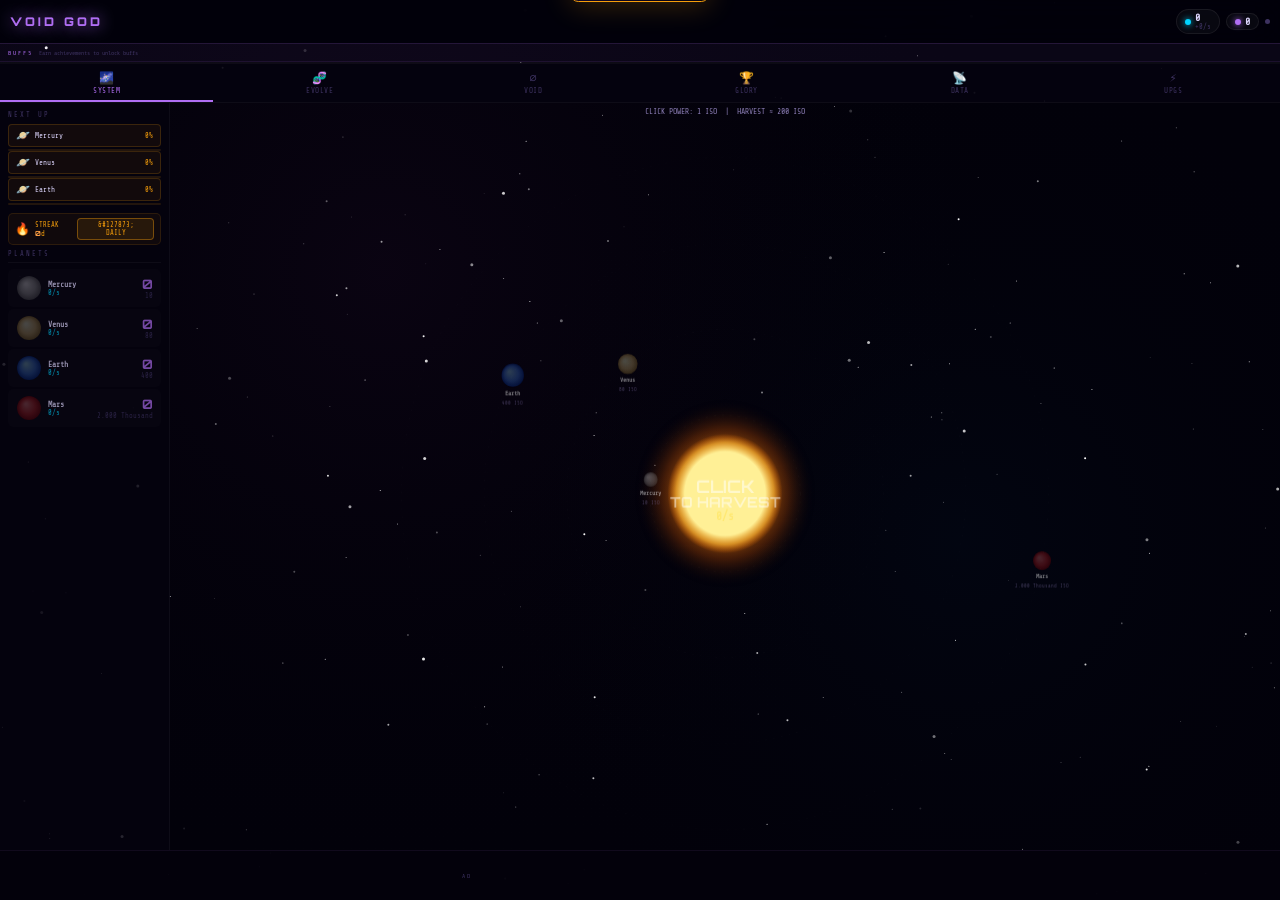
<file: void-god-solar-5.html>
<!DOCTYPE html>
<html lang="en">
<head>
<meta charset="UTF-8">
  <title>Planet Simulator Online | Void God</title>
  <meta name="description" content="A heavy idle simulator. Create your planet and survive the void.">
  <meta name="keywords" content="idle game, planet simulator, clicker, void god, space game">
  <meta property="og:title" content="Planet Simulator Online | Void God">
  <meta property="og:description" content="A heavy idle simulator. Create your planet and survive the void.">
  <meta name="robots" content="index, follow">
<meta name="viewport" content="width=device-width,initial-scale=1,maximum-scale=1,user-scalable=no">
<title>VOID GOD ∅ SOLAR DOMINION</title>
<link href="https://fonts.googleapis.com/css2?family=Orbitron:wght@400;700;900&family=Share+Tech+Mono&display=swap" rel="stylesheet">
<style>
:root{
  --bg:#02010a;--c1:#08051a;--c2:#0f0a28;
  --acc:#b06ef3;--acc2:#7c3aed;--gold:#f59e0b;--cyan:#00d4ff;
  --red:#ff4757;--green:#2ed573;--pink:#ff6b9d;--orange:#ff9f43;
  --txt:#ddd6fe;--txt2:#8b7db5;--txt3:#3d3260;
}
*{box-sizing:border-box;margin:0;padding:0;-webkit-tap-highlight-color:transparent;}
html,body{height:100%;overflow:hidden;background:var(--bg);}
body{color:var(--txt);font-family:'Share Tech Mono',monospace;position:relative;}

#space-canvas{position:fixed;inset:0;z-index:0;pointer-events:none;}

#app{display:flex;flex-direction:column;height:100vh;position:relative;z-index:1;}

#topbar{
  background:rgba(2,1,10,.9);backdrop-filter:blur(16px);
  border-bottom:1px solid rgba(176,110,243,.2);
  padding:0 10px;height:44px;flex-shrink:0;
  display:flex;align-items:center;gap:8px;
}
#tb-logo{font-family:'Orbitron',sans-serif;font-weight:900;font-size:12px;letter-spacing:3px;color:var(--acc);text-shadow:0 0 16px var(--acc);white-space:nowrap;}
#tb-res{display:flex;gap:6px;flex:1;justify-content:flex-end;align-items:center;}
.rchip{display:flex;align-items:center;gap:4px;background:rgba(255,255,255,.03);border:1px solid rgba(255,255,255,.07);border-radius:16px;padding:2px 8px;}
.rdot{width:6px;height:6px;border-radius:50%;flex-shrink:0;}
.ri{background:var(--cyan);box-shadow:0 0 6px var(--cyan);}
.rv{background:var(--acc);box-shadow:0 0 6px var(--acc);}
.rg{background:var(--gold);box-shadow:0 0 6px var(--gold);}
.rval{font-size:10px;font-weight:700;}
.rrate{font-size:7px;color:var(--txt3);}
#sdot{width:5px;height:5px;border-radius:50%;background:var(--txt3);transition:.3s;}
#sdot.on{background:var(--green);box-shadow:0 0 8px var(--green);}

/* ACHIEVEMENT BUFF TICKER */
#buff-strip{height:18px;background:rgba(176,110,243,.05);border-bottom:1px solid rgba(176,110,243,.1);display:flex;align-items:center;overflow:hidden;flex-shrink:0;padding:0 8px;gap:6px;}
#buff-label{font-size:6px;letter-spacing:2px;color:var(--acc);white-space:nowrap;}
#buff-scroll{flex:1;overflow:hidden;display:flex;gap:8px;align-items:center;}
.buff-chip{font-size:6.5px;color:var(--green);white-space:nowrap;background:rgba(46,213,115,.08);border:1px solid rgba(46,213,115,.18);border-radius:8px;padding:1px 6px;}

/* COMBO */
#combo-strip{height:2px;background:rgba(255,255,255,.04);flex-shrink:0;position:relative;}
#combo-fill{height:100%;background:linear-gradient(90deg,var(--acc2),var(--acc),var(--gold));width:0%;transition:width .15s;}
#combo-badge{position:absolute;right:8px;top:-16px;font-size:7px;color:var(--gold);opacity:0;transition:.2s;letter-spacing:2px;pointer-events:none;}
#combo-badge.on{opacity:1;}

#nav{display:flex;background:rgba(5,3,15,.9);border-bottom:1px solid rgba(255,255,255,.04);flex-shrink:0;}
.ntab{flex:1;padding:7px 2px 5px;border:none;background:none;color:var(--txt3);cursor:pointer;font-family:'Share Tech Mono',monospace;font-size:7.5px;letter-spacing:.5px;text-transform:uppercase;border-bottom:2px solid transparent;transition:.2s;display:flex;flex-direction:column;align-items:center;gap:1px;position:relative;}
.ntab .ni{font-size:12px;}
.ntab.on{color:var(--acc);border-bottom-color:var(--acc);}
.nbadge{position:absolute;top:3px;right:8px;background:var(--red);color:#fff;font-size:6px;border-radius:5px;padding:0 3px;display:none;animation:badgePop 1s ease infinite alternate;}
.nbadge.on{display:block;}
@keyframes badgePop{to{transform:scale(1.2);box-shadow:0 0 5px var(--red);}}

#main{flex:1;overflow:hidden;display:flex;position:relative;}
.screen{display:none;width:100%;height:100%;overflow-y:auto;padding-bottom:10px;}
.screen.on{display:block;}
.fscreen{display:none!important;}
.fscreen.on{display:flex!important;}

/* SOLAR */
#screen-solar{flex-direction:column;overflow:hidden!important;padding:0!important;}
#solar-main{flex:1;display:flex;overflow:hidden;}

.gen{display:flex;align-items:center;gap:6px;padding:5px 7px;margin-bottom:2px;border-radius:5px;border:1px solid transparent;cursor:pointer;transition:.15s;background:rgba(255,255,255,.02);}
.gen:hover{background:rgba(176,110,243,.08);border-color:rgba(176,110,243,.18);}
.gen.cant{opacity:.55;}
.gen.cant:hover{background:rgba(255,255,255,.02);border-color:transparent;}
.gen.milestone-glow{box-shadow:0 0 10px rgba(245,158,11,.3);border-color:rgba(245,158,11,.25)!important;}
.gen-info{flex:1;min-width:0;}
.gen-name{font-size:8px;font-weight:600;white-space:nowrap;overflow:hidden;text-overflow:ellipsis;color:var(--txt);}
.gen-rate{font-size:7px;color:var(--cyan);}
.gen-right{text-align:right;flex-shrink:0;}
.gen-count{font-size:13px;font-family:'Orbitron',sans-serif;font-weight:700;color:var(--acc);}
.gen-cost{font-size:7px;}

#planet-list-panel{
  width:170px;flex-shrink:0;
  background:rgba(5,3,15,.85);
  border-right:1px solid rgba(255,255,255,.04);
  overflow-y:auto;padding:8px;
}
.plist-title{font-size:7px;letter-spacing:2px;color:var(--txt3);margin-bottom:6px;padding-bottom:4px;border-bottom:1px solid rgba(255,255,255,.04);}
.planet-row{
  display:flex;align-items:center;gap:6px;padding:5px 7px;
  margin-bottom:2px;border-radius:5px;border:1px solid transparent;
  cursor:pointer;transition:.15s;background:rgba(255,255,255,.02);
}
.planet-row:hover,.planet-row.active{background:rgba(176,110,243,.08);border-color:rgba(176,110,243,.2);}
.pr-icon{width:22px;height:22px;border-radius:50%;flex-shrink:0;}
.pr-info{flex:1;min-width:0;}
.pr-name{font-size:8px;font-weight:700;white-space:nowrap;overflow:hidden;text-overflow:ellipsis;}
.pr-rate{font-size:7px;color:var(--cyan);}
.pr-right{text-align:right;flex-shrink:0;}
.pr-count{font-size:11px;font-family:'Orbitron',sans-serif;font-weight:700;color:var(--acc);}
.pr-cost{font-size:7px;color:var(--gold);}
.planet-row.cant .pr-cost{color:var(--txt3);}
.planet-row.cant{opacity:.55;}
.milestone-glow{animation:milGlow 1s ease infinite alternate;}
@keyframes milGlow{from{box-shadow:none;}to{box-shadow:0 0 10px rgba(245,158,11,.4);}}

#next-up{margin-bottom:8px;}
.nu-title{font-size:7px;letter-spacing:2px;color:var(--txt3);margin-bottom:5px;}
.nu-item{display:flex;align-items:center;gap:5px;padding:4px 7px;margin-bottom:2px;border-radius:4px;background:rgba(245,158,11,.06);border:1px solid rgba(245,158,11,.18);cursor:pointer;font-size:7px;transition:.15s;}
.nu-item:hover{background:rgba(245,158,11,.14);}
.nu-icon{font-size:11px;}
.nu-pct{font-size:7px;color:var(--gold);margin-left:auto;}
.nu-bar{height:2px;background:rgba(245,158,11,.12);border-radius:1px;margin-top:1px;}
.nu-bar-fill{height:100%;background:var(--gold);border-radius:1px;transition:.4s;}

#solar-center{flex:1;position:relative;overflow:hidden;}
#solar-canvas{width:100%;height:100%;cursor:crosshair;}
#selected-planet-info{
  position:absolute;bottom:8px;left:50%;transform:translateX(-50%);
  background:rgba(2,1,10,.92);border:1px solid rgba(176,110,243,.3);
  border-radius:8px;padding:8px 14px;text-align:center;pointer-events:none;
  display:none;white-space:nowrap;backdrop-filter:blur(8px);
}
#spi-name{font-family:'Orbitron',sans-serif;font-size:11px;font-weight:700;color:var(--acc);}
#spi-ips{font-size:9px;color:var(--cyan);margin-top:1px;}
#spi-hint{font-size:8px;color:var(--txt3);margin-top:1px;}
#click-power-row{font-size:8px;color:var(--txt2);text-align:center;padding:4px 0;}

/* SKILLS */
#screen-skills{padding:0;}
#skill-layout{display:flex;height:100%;}
#skill-cats{width:90px;flex-shrink:0;background:rgba(5,3,15,.9);border-right:1px solid rgba(255,255,255,.04);overflow-y:auto;}
.scat-btn{display:block;width:100%;padding:9px 6px;background:none;border:none;color:var(--txt3);cursor:pointer;font-family:'Share Tech Mono',monospace;font-size:7.5px;letter-spacing:.5px;text-align:left;border-right:2px solid transparent;transition:.15s;}
.scat-btn:hover{color:var(--txt2);background:rgba(255,255,255,.02);}
.scat-btn.on{color:var(--acc);border-right-color:var(--acc);background:rgba(176,110,243,.07);}
.scat-icon{font-size:14px;display:block;margin-bottom:2px;}
.scat-owned{font-size:6px;color:var(--txt3);display:block;}
.scat-avail{font-size:6px;color:var(--green);display:block;animation:badgePop 1s infinite alternate;}

#skill-panel{flex:1;overflow-y:auto;padding:10px;}
#skill-info-panel{width:0;overflow:hidden;background:rgba(5,3,15,.95);border-left:1px solid rgba(255,255,255,.04);transition:width .2s;flex-shrink:0;}
#skill-info-panel.open{width:160px;}
#sip-inner{width:160px;padding:10px;height:100%;overflow-y:auto;}

.skill-row{display:flex;gap:5px;margin-bottom:5px;flex-wrap:wrap;align-items:flex-start;}
.skill-conn{width:5px;height:2px;background:rgba(176,110,243,.2);align-self:center;flex-shrink:0;margin-top:-8px;}
.snode{
  width:70px;height:70px;border-radius:7px;
  border:2px solid rgba(255,255,255,.07);background:rgba(8,5,24,.9);
  display:flex;flex-direction:column;align-items:center;justify-content:center;
  cursor:pointer;transition:.15s;position:relative;flex-shrink:0;overflow:hidden;padding:2px;
}
.snode.can{border-color:rgba(176,110,243,.5);animation:nodeGlow 2s ease infinite alternate;}
@keyframes nodeGlow{to{box-shadow:0 0 14px rgba(176,110,243,.4);}}
.snode.can:hover{transform:scale(1.07);border-color:var(--acc);}
.snode.bought{border-color:var(--acc);background:linear-gradient(135deg,rgba(124,58,237,.22),rgba(176,110,243,.06));}
.snode.bought::before{content:'✓';position:absolute;top:1px;right:4px;font-size:7px;color:var(--green);}
.snode.locked{opacity:.2;cursor:default;filter:grayscale(.8);}
.snode.legendary{border-color:rgba(245,158,11,.4)!important;}
.snode.legendary.can{animation:legGlow 1.5s ease infinite alternate;}
@keyframes legGlow{to{box-shadow:0 0 22px rgba(245,158,11,.5),0 0 45px rgba(245,158,11,.15);}}
.snode.legendary.bought{border-color:var(--gold)!important;box-shadow:0 0 12px rgba(245,158,11,.2);}
.snode-icon{font-size:20px;}
.snode-name{font-size:6.5px;text-align:center;color:var(--txt2);line-height:1.2;padding:0 2px;margin-top:1px;}
.snode-cost{font-size:6.5px;margin-top:1px;}
.snode-eff{position:absolute;bottom:1px;left:0;right:0;text-align:center;font-size:5.5px;color:var(--green);padding:0 2px;}
.tier-div{height:1px;background:rgba(255,255,255,.05);margin:6px 0;}

.sip-icon{font-size:28px;text-align:center;display:block;margin-bottom:5px;}
.sip-name{font-family:'Orbitron',sans-serif;font-size:10px;font-weight:700;color:var(--acc);margin-bottom:3px;}
.sip-desc{font-size:7.5px;color:var(--txt2);line-height:1.5;margin-bottom:7px;}
.sip-row{display:flex;justify-content:space-between;padding:3px 0;border-bottom:1px solid rgba(255,255,255,.04);font-size:7.5px;}
.sip-l{color:var(--txt3);}
.sip-good{color:var(--green);}
.sip-gold{color:var(--gold);}
.sip-bad{color:var(--red);}
.sip-btn{width:100%;margin-top:9px;padding:8px;border-radius:5px;border:1px solid var(--acc);background:rgba(176,110,243,.1);color:var(--acc);font-family:'Share Tech Mono',monospace;font-size:8px;cursor:pointer;transition:.15s;letter-spacing:1px;}
.sip-btn:hover:not(:disabled){background:rgba(176,110,243,.22);}
.sip-btn:disabled{opacity:.2;cursor:default;}
.sip-prereq{font-size:7px;color:var(--red);margin-top:5px;line-height:1.4;}

/* VOID */
#screen-void{padding:10px;}
.void-hero{background:linear-gradient(135deg,rgba(20,10,50,.9),rgba(5,3,15,.9));border:1px solid rgba(176,110,243,.3);border-radius:10px;padding:14px;margin-bottom:10px;text-align:center;max-width:400px;margin-left:auto;margin-right:auto;}
.vh-title{font-family:'Orbitron',sans-serif;font-weight:900;font-size:14px;letter-spacing:3px;color:var(--acc);margin-bottom:8px;}
.vh-grid{display:grid;grid-template-columns:repeat(3,1fr);gap:5px;margin-bottom:10px;}
.vh-stat{background:rgba(0,0,0,.3);border-radius:5px;padding:6px;}
.vh-stat-n{font-size:7px;color:var(--txt3);letter-spacing:1px;}
.vh-stat-v{font-size:15px;font-family:'Orbitron',sans-serif;font-weight:700;color:var(--txt);margin-top:1px;}
.prestige-btn{width:100%;padding:12px;border-radius:7px;border:2px solid var(--acc);background:linear-gradient(135deg,rgba(176,110,243,.18),rgba(124,58,237,.08));color:var(--acc);font-family:'Orbitron',sans-serif;font-size:11px;letter-spacing:2px;cursor:pointer;font-weight:700;transition:.2s;}
.prestige-btn:hover:not(:disabled){background:linear-gradient(135deg,rgba(176,110,243,.3),rgba(124,58,237,.18));box-shadow:0 0 20px rgba(176,110,243,.4);}
.prestige-btn:disabled{opacity:.25;cursor:default;}
.vupg-title{font-size:7px;letter-spacing:3px;color:var(--txt3);margin:9px 0 6px;max-width:400px;margin-left:auto;margin-right:auto;}
.vu{display:flex;align-items:center;gap:8px;padding:8px 10px;margin-bottom:6px;background:rgba(8,5,24,.8);border:1px solid rgba(176,110,243,.1);border-radius:7px;transition:.15s;max-width:400px;margin-left:auto;margin-right:auto;}
.vu:hover{border-color:rgba(176,110,243,.25);}
.vu.vowned{border-color:rgba(245,158,11,.22);background:rgba(245,158,11,.03);}
.vu-icon{font-size:18px;flex-shrink:0;}
.vu-body{flex:1;}
.vu-name{font-size:9px;font-weight:600;margin-bottom:1px;}
.vu-desc{font-size:7.5px;color:var(--txt3);line-height:1.4;}
.vu-btn{background:rgba(176,110,243,.1);border:1px solid rgba(176,110,243,.35);color:var(--acc);font-family:'Share Tech Mono',monospace;font-size:8px;padding:5px 10px;border-radius:4px;cursor:pointer;flex-shrink:0;transition:.15s;}
.vu-btn:hover:not(:disabled){background:rgba(176,110,243,.22);}
.vu-btn:disabled{opacity:.15;cursor:default;}
.vu-btn.owned{color:var(--gold);border-color:var(--gold);background:rgba(245,158,11,.08);}

/* ACHIEVEMENTS */
#screen-achieve{padding:10px;}
.ach-wrap{max-width:500px;margin:0 auto;}
.ach-hdr{display:flex;justify-content:space-between;font-size:7.5px;color:var(--txt3);margin-bottom:6px;}
.ach-prog-bar{height:3px;background:rgba(255,255,255,.05);border-radius:2px;margin-bottom:6px;}
.ach-prog-fill{height:100%;background:linear-gradient(90deg,var(--acc2),var(--gold));border-radius:2px;transition:.5s;}
.ach-buff-info{font-size:7px;color:var(--txt3);margin-bottom:8px;padding:4px 8px;background:rgba(176,110,243,.05);border-radius:4px;border:1px solid rgba(176,110,243,.1);}
.ach-buff-info span{color:var(--green);}
.ach-grid{display:grid;grid-template-columns:repeat(5,1fr);gap:5px;}
.ach{aspect-ratio:1;border-radius:6px;border:1px solid rgba(255,255,255,.06);background:rgba(8,5,24,.8);display:flex;flex-direction:column;align-items:center;justify-content:center;padding:3px;text-align:center;transition:.2s;position:relative;}
.ach.earned{border-color:var(--gold);background:rgba(245,158,11,.07);box-shadow:0 0 10px rgba(245,158,11,.1);}
.ach.earned:hover{transform:scale(1.06);}
.ach-icon{font-size:18px;filter:grayscale(1) opacity(.2);transition:.3s;margin-bottom:2px;}
.ach.earned .ach-icon{filter:none;}
.ach-name{font-size:5.5px;color:var(--txt3);line-height:1.2;}
.ach.earned .ach-name{color:var(--gold);}
.ach-buff{font-size:4.8px;color:var(--green);position:absolute;bottom:2px;left:0;right:0;text-align:center;}
.new-ach{animation:achPop .5s ease;}
@keyframes achPop{0%{transform:scale(.4);}60%{transform:scale(1.18);}100%{transform:scale(1);}}

/* STATS */
#screen-stats{padding:10px;}
.stat-card{background:rgba(8,5,24,.8);border:1px solid rgba(255,255,255,.06);border-radius:7px;padding:10px;margin-bottom:8px;max-width:420px;margin-left:auto;margin-right:auto;}
.sc-t{font-size:7px;letter-spacing:3px;color:var(--txt3);margin-bottom:8px;border-bottom:1px solid rgba(255,255,255,.04);padding-bottom:4px;}
.sg{display:grid;grid-template-columns:1fr 1fr;gap:4px;}
.si{background:rgba(0,0,0,.2);border-radius:4px;padding:5px 7px;}
.si-l{font-size:6.5px;color:var(--txt3);letter-spacing:1px;}
.si-v{font-size:12px;font-family:'Orbitron',sans-serif;color:var(--txt);margin-top:1px;}
.log-e{font-size:7.5px;padding:3px 0;border-bottom:1px solid rgba(255,255,255,.03);color:var(--txt3);}
.log-e.lh{color:var(--gold);}.log-e.lg{color:var(--green);}
.ctl-row{display:flex;gap:5px;margin-bottom:5px;}
.ctl{flex:1;padding:7px;border-radius:4px;border:1px solid rgba(255,255,255,.07);background:rgba(255,255,255,.02);color:var(--txt2);font-family:'Share Tech Mono',monospace;font-size:7.5px;cursor:pointer;transition:.15s;}
.ctl:hover{border-color:rgba(176,110,243,.25);}
.ctl.danger{border-color:rgba(255,71,87,.18);color:var(--red);}

/* IMPORT MODAL */
#import-modal{
  display:none;position:fixed;inset:0;z-index:9999;
  background:rgba(2,1,10,.85);backdrop-filter:blur(8px);
  align-items:center;justify-content:center;
}
#import-modal.on{display:flex;}
#import-box{
  background:rgba(8,5,24,.98);border:1px solid rgba(176,110,243,.4);
  border-radius:10px;padding:16px;width:300px;max-width:90vw;
  box-shadow:0 8px 40px rgba(0,0,0,.8);
}
#import-box h3{font-family:'Orbitron',sans-serif;font-size:11px;letter-spacing:2px;color:var(--acc);margin-bottom:8px;}
#import-ta{
  width:100%;height:80px;background:rgba(0,0,0,.4);border:1px solid rgba(176,110,243,.25);
  border-radius:5px;color:var(--txt);font-family:'Share Tech Mono',monospace;font-size:8px;
  padding:6px;resize:none;margin-bottom:8px;outline:none;
}
#import-ta:focus{border-color:rgba(176,110,243,.6);}
.im-row{display:flex;gap:6px;}
.im-btn{flex:1;padding:7px;border-radius:4px;border:1px solid rgba(176,110,243,.3);background:rgba(176,110,243,.1);color:var(--acc);font-family:'Share Tech Mono',monospace;font-size:8px;cursor:pointer;transition:.15s;}
.im-btn:hover{background:rgba(176,110,243,.22);}
.im-btn.cancel{border-color:rgba(255,255,255,.1);color:var(--txt3);background:rgba(255,255,255,.02);}

/* FLOATING / FX */
.float-num{position:fixed;pointer-events:none;z-index:9000;font-family:'Orbitron',sans-serif;font-weight:700;animation:floatUp .9s ease forwards;}
@keyframes floatUp{0%{opacity:1;transform:translateY(0)scale(1);}100%{opacity:0;transform:translateY(-55px)scale(.7);}}
.float-crit{animation:floatCrit 1.1s ease forwards!important;}
@keyframes floatCrit{0%{opacity:1;transform:translateY(0)scale(1.2);}50%{transform:translateY(-22px)scale(1.5);}100%{opacity:0;transform:translateY(-65px)scale(.8);}}

#flash{position:fixed;inset:0;pointer-events:none;z-index:9999;opacity:0;}
@keyframes novaF{0%{opacity:.8;}100%{opacity:0;}}
#crit-flash{position:fixed;inset:0;pointer-events:none;z-index:8000;opacity:0;background:radial-gradient(circle,rgba(245,158,11,.22),transparent);}
@keyframes critF{0%{opacity:1;}100%{opacity:0;}}

#toast-wrap{position:fixed;top:50px;right:8px;z-index:900;display:flex;flex-direction:column;gap:3px;pointer-events:none;max-width:190px;}
.toast{background:rgba(5,3,15,.97);border:1px solid rgba(176,110,243,.3);border-radius:5px;padding:5px 10px;font-size:8.5px;animation:tIn .25s ease,tOut .3s ease 2.7s forwards;box-shadow:0 4px 18px rgba(0,0,0,.7);}
@keyframes tIn{from{opacity:0;transform:translateX(14px);}to{opacity:1;transform:none;}}
@keyframes tOut{to{opacity:0;transform:translateX(8px);}}

#milestone-banner{position:fixed;top:50px;left:50%;transform:translateX(-50%)translateY(-90px);background:linear-gradient(135deg,rgba(20,10,50,.99),rgba(5,3,15,.99));border:1px solid var(--gold);border-radius:8px;padding:9px 16px;text-align:center;z-index:850;transition:.4s cubic-bezier(.34,1.56,.64,1);box-shadow:0 4px 28px rgba(245,158,11,.22);}
#milestone-banner.show{transform:translateX(-50%)translateY(0);}
#mb-pre{font-size:7px;letter-spacing:3px;color:var(--gold);margin-bottom:2px;}
#mb-msg{font-family:'Orbitron',sans-serif;font-weight:700;font-size:10px;color:var(--txt);}

::-webkit-scrollbar{width:3px;height:3px;}
::-webkit-scrollbar-thumb{background:rgba(176,110,243,.2);border-radius:2px;}

/* ===== ADDICTIVE + UPGRADE FEATURES ===== */
#screen-solar{flex-direction:column}
#solar-main{flex:1;min-height:0;overflow:hidden}
#ad-slot{flex-shrink:0;background:rgba(4,2,12,.97);border-top:1px solid rgba(176,110,243,.08);display:flex;align-items:center;justify-content:center;min-height:50px;padding:4px 8px;gap:6px}
#ad-lbl{font-size:6px;letter-spacing:2px;color:var(--txt3);white-space:nowrap}
#ad-inner{flex:1;max-width:340px}
#frenzy-bar{height:3px;flex-shrink:0;display:none;background:rgba(255,71,87,.08)}
#frenzy-fill{height:100%;background:linear-gradient(90deg,#ff4757,#ff9f43,#f59e0b);width:100%}
#frenzy-lbl{font-size:6.5px;text-align:center;color:#ff4757;letter-spacing:2px;display:none;padding:1px;font-weight:700}
body.frenzy #frenzy-bar,body.frenzy #frenzy-lbl{display:block}
body.frenzy #solar-canvas{filter:saturate(1.8) brightness(1.15)}
#streak-bar{display:flex;align-items:center;gap:5px;padding:4px 6px;margin-bottom:5px;background:rgba(245,158,11,.05);border:1px solid rgba(245,158,11,.12);border-radius:5px;font-size:7px;color:var(--gold)}
#daily-btn{margin-left:auto;padding:2px 8px;border-radius:4px;border:1px solid rgba(245,158,11,.4);background:rgba(245,158,11,.1);color:var(--gold);font-family:'Share Tech Mono',monospace;font-size:7px;cursor:pointer}
#daily-btn.claimed{opacity:.3;cursor:default}
#bonus-popup{position:fixed;top:50%;left:50%;transform:translate(-50%,-50%) scale(0);z-index:8500;background:linear-gradient(135deg,rgba(20,10,50,.99),rgba(5,3,15,.99));border:2px solid var(--gold);border-radius:12px;padding:18px 28px;text-align:center;pointer-events:none;transition:transform .35s cubic-bezier(.34,1.56,.64,1);box-shadow:0 8px 40px rgba(245,158,11,.3)}
#bonus-popup.show{transform:translate(-50%,-50%) scale(1)}
#bp-mult{font-family:'Orbitron',sans-serif;font-weight:900;font-size:32px;color:var(--gold);text-shadow:0 0 25px var(--gold)}
#bp-sub{font-size:9px;color:var(--txt2);margin-top:4px;letter-spacing:2px}
#bp-dur{font-size:8px;color:var(--orange);margin-top:3px}
#warp-overlay{position:fixed;inset:0;z-index:9990;pointer-events:none;opacity:0;background:radial-gradient(ellipse,rgba(176,110,243,.35),transparent 70%);transition:opacity .4s}
#warp-overlay.on{opacity:1;animation:warpPulse .3s ease infinite alternate}
@keyframes warpPulse{to{background:radial-gradient(ellipse,rgba(176,110,243,.6),transparent 70%)}}
.adv-btn{background:rgba(176,110,243,.1);border:1px solid rgba(176,110,243,.3);color:var(--acc);font-family:'Share Tech Mono',monospace;font-size:7px;padding:2px 8px;border-radius:4px;cursor:pointer;margin-left:4px}
.adv-btn:hover{background:rgba(176,110,243,.22)}
.upg-panel{background:rgba(8,5,24,.85);border:1px solid rgba(176,110,243,.12);border-radius:8px;padding:12px;margin-bottom:8px;max-width:520px;margin:0 auto 8px}
.upg-grid{display:grid;grid-template-columns:repeat(auto-fill,minmax(126px,1fr));gap:6px;margin-top:6px}
.upg-card{background:rgba(5,3,15,.9);border:1px solid rgba(176,110,243,.14);border-radius:7px;padding:8px 9px;cursor:pointer;transition:.15s;position:relative;min-height:86px}
.upg-card:hover:not(.cant):not(.maxed){border-color:rgba(176,110,243,.5);background:rgba(176,110,243,.08);transform:translateY(-2px)}
.upg-card.cant{opacity:.38;cursor:default}
.upg-card.maxed{border-color:rgba(245,158,11,.4);background:rgba(245,158,11,.04)}
.upg-card.legendary{border-color:rgba(245,158,11,.25)}
.upg-card.legendary:not(.cant):not(.maxed){animation:nodeGlow 2s ease infinite alternate}
.upg-icon{font-size:20px;margin-bottom:3px}
.upg-name{font-size:7.5px;font-weight:700;color:var(--txt);margin-bottom:2px;line-height:1.2}
.upg-eff{font-size:6.5px;color:var(--green);margin-bottom:4px}
.upg-cost{font-size:7px}
.upg-lv{position:absolute;top:3px;right:5px;font-size:5.5px;color:var(--txt3)}
.upg-card.maxed .upg-lv{color:var(--gold)}
</style>
</head>
<body>
<canvas id="space-canvas"></canvas>
<div id="warp-overlay"></div>
<div id="bonus-popup"><div id="bp-mult">x5</div><div id="bp-sub">FRENZY</div><div id="bp-dur">30s</div></div>
<div id="flash"></div><div id="crit-flash"></div>
<div id="toast-wrap"></div>
<div id="milestone-banner"><div id="mb-pre">✦ ACHIEVEMENT ✦</div><div id="mb-msg">...</div></div>

<!-- IMPORT MODAL -->
<div id="import-modal">
  <div id="import-box">
    <h3>📥 IMPORT SAVE</h3>
    <textarea id="import-ta" placeholder="Paste your save code here..."></textarea>
    <div class="im-row">
      <button class="im-btn" onclick="confirmImport()">LOAD SAVE</button>
      <button class="im-btn cancel" onclick="closeImport()">CANCEL</button>
    </div>
  </div>
</div>

<div id="app">
  <div id="topbar">
    <div id="tb-logo">VOID GOD</div>
    <div id="tb-res">
      <div class="rchip"><div class="rdot ri"></div><div><div class="rval" id="iso-v">0</div><div class="rrate" id="iso-r">+0/s</div></div></div>
      <div class="rchip"><div class="rdot rv"></div><span class="rval" id="void-v">0</span></div>
      <div class="rchip" id="combo-chip" style="display:none"><div class="rdot rg"></div><span class="rval" id="combo-v">×1.0</span></div>
      <div id="sdot"></div>
    </div>
  </div>

  <!-- ACHIEVEMENT BUFF STRIP -->
  <div id="buff-strip">
    <span id="buff-label">BUFFS</span>
    <div id="buff-scroll"></div>
  </div>

  <div id="combo-strip"><div id="combo-fill"></div><div id="combo-badge">COMBO!</div></div>

  <div id="frenzy-bar"><div id="frenzy-fill"></div></div>
<div id="frenzy-lbl">FRENZY</div>
<nav id="nav">
    <button class="ntab on" onclick="tab('solar')" id="nt-solar"><span class="ni">🌌</span>SYSTEM<span class="nbadge" id="badge-solar"></span></button>
    <button class="ntab" onclick="tab('skills')" id="nt-skills"><span class="ni">🧬</span>EVOLVE<span class="nbadge" id="badge-skills"></span></button>
    <button class="ntab" onclick="tab('void')" id="nt-void"><span class="ni">∅</span>VOID<span class="nbadge" id="badge-void"></span></button>
    <button class="ntab" onclick="tab('achieve')" id="nt-achieve"><span class="ni">🏆</span>GLORY<span class="nbadge" id="badge-achieve"></span></button>
    <button class="ntab" onclick="tab('stats')" id="nt-stats"><span class="ni">📡</span>DATA</button>
    <button class="ntab" onclick="tab('upgrades')" id="nt-upgrades"><span class="ni">&#9889;</span>UPGS<span class="nbadge" id="badge-upgrades"></span></button>
  </nav>

  <div id="main">

    <!-- SOLAR SYSTEM -->
    <div class="screen fscreen on" id="screen-solar">
      <div id="solar-main">
        <div id="planet-list-panel">
          <div id="next-up"></div>
          <div id="streak-bar"><span style="font-size:12px">&#128293;</span><span>STREAK <b id="streak-v" style="color:var(--orange);font-family:Orbitron,sans-serif">0</b>d</span><button id="daily-btn" onclick="claimDaily()">&#127873; DAILY</button></div>
          <div class="plist-title">PLANETS</div>
          <div id="planet-buy-list"></div>
        </div>
        <div id="solar-center">
          <div id="click-power-row">CLICK POWER: <span id="click-pw">1</span> ISO &nbsp;|&nbsp; HARVEST ≈ <span id="hest">0</span> ISO</div>
          <canvas id="solar-canvas"></canvas>
          <div id="selected-planet-info">
            <div id="spi-name">PLANET</div>
            <div id="spi-ips">0 ISO/s</div>
            <div id="spi-hint">CLICK TO HARVEST</div>
          </div>
        </div>
      </div>
      <div id="ad-slot"><span id="ad-lbl">AD</span><div id="ad-inner"><script async="async" data-cfasync="false" src="https://pl28773503.effectivegatecpm.com/900a963ba8053c59fa04ff02450d4e12/invoke.js"></script><div id="container-900a963ba8053c59fa04ff02450d4e12"></div></div></div>
    </div>

    <!-- SKILLS -->
    <div class="screen" id="screen-skills">
      <div id="skill-layout">
        <div id="skill-cats"></div>
        <div id="skill-panel"></div>
        <div id="skill-info-panel"><div id="sip-inner"></div></div>
      </div>
    </div>

    <!-- VOID -->
    <div class="screen" id="screen-void">
      <div class="void-hero">
        <div class="vh-title">∅ VOID MARKET ∅</div>
        <div class="vh-grid">
          <div class="vh-stat"><div class="vh-stat-n">VOID</div><div class="vh-stat-v" id="vt-total">0</div></div>
          <div class="vh-stat"><div class="vh-stat-n">PENDING</div><div class="vh-stat-v" id="vt-pend">0</div></div>
          <div class="vh-stat"><div class="vh-stat-n">COLLAPSES</div><div class="vh-stat-v" id="vt-count">0</div></div>
        </div>
        <button class="prestige-btn" id="prestige-btn" onclick="prestige()">∅ BIG CRUNCH</button>
        <div style="font-size:7.5px;color:var(--txt3);margin-top:6px;">Tokens = √(ISO ÷ 100K) · Need ≥100K ISO</div>
      </div>
      <div class="vupg-title">— PERMANENT UPGRADES —</div>
      <div id="void-upg-list"></div>
    </div>

    <!-- ACHIEVEMENTS -->
    <div class="screen" id="screen-achieve">
      <div class="ach-wrap">
        <div class="ach-hdr"><span>GLORY LOG</span><span id="ach-disp">0 / 0</span></div>
        <div class="ach-prog-bar"><div class="ach-prog-fill" id="ach-prog"></div></div>
        <div class="ach-buff-info">Each achievement grants a permanent buff. Active buffs: <span id="ach-buff-total">×1.00</span> total multiplier</div>
        <div class="ach-grid" id="ach-grid"></div>
      </div>
    </div>

    <!-- STATS -->
    <div class="screen" id="screen-stats">
      <div class="stat-card">
        <div class="sc-t">COSMIC RECORDS</div>
        <div class="sg">
          <div class="si"><div class="si-l">LIFETIME ISO</div><div class="si-v" id="st-iso">0</div></div>
          <div class="si"><div class="si-l">ISO/SEC</div><div class="si-v" id="st-ips">0</div></div>
          <div class="si"><div class="si-l">TOTAL DAYS</div><div class="si-v" id="st-days">0</div></div>
          <div class="si"><div class="si-l">CYCLES</div><div class="si-v" id="st-cycles">0</div></div>
          <div class="si"><div class="si-l">NOVAS</div><div class="si-v" id="st-novas">0</div></div>
          <div class="si"><div class="si-l">GHOSTS</div><div class="si-v" id="st-ghosts">0</div></div>
          <div class="si"><div class="si-l">CLICKS</div><div class="si-v" id="st-clicks">0</div></div>
          <div class="si"><div class="si-l">CRITS</div><div class="si-v" id="st-crits">0</div></div>
          <div class="si"><div class="si-l">COLLAPSES</div><div class="si-v" id="st-prest">0</div></div>
          <div class="si"><div class="si-l">MAX COMBO</div><div class="si-v" id="st-combo">0</div></div>
        </div>
      </div>
      <div class="stat-card">
        <div class="sc-t">SYSTEM LOG</div>
        <div id="log-list"></div>
      </div>
      <div class="stat-card">
        <div class="sc-t">SAVE DATA</div>
        <div class="ctl-row"><button class="ctl" onclick="exportSave()">EXPORT</button><button class="ctl" onclick="openImport()">IMPORT</button></div>
        <button class="ctl danger" style="width:100%" onclick="resetGame()">⚠ WIPE ALL DATA</button>
      </div>
    </div>

    <div class="screen" id="screen-upgrades" style="padding:10px;overflow-y:auto"><div id="iso-upg-screen"></div></div>
  </div>
</div>

<script>
const SK = "VoidGod_Solar_V2";

const PLANETS = [
  { id:"mercury", name:"Mercury",  color:"#b5b5b5", size:10, orbitR:0,   ips:0.1,   cost:10,    scale:1.12, glow:"#aaa",   desc:"Tiny rock. Faint ISO trail." },
  { id:"venus",   name:"Venus",    color:"#e8c77a", size:14, orbitR:0,   ips:0.6,   cost:80,    scale:1.13, glow:"#f0d080", desc:"Toxic beauty. Thick atmosphere radiates ISO." },
  { id:"earth",   name:"Earth",    color:"#3b82f6", size:16, orbitR:0,   ips:3,     cost:400,   scale:1.14, glow:"#60a5fa", desc:"Cradle of life. Civilization pumps ISO." },
  { id:"mars",    name:"Mars",     color:"#dc2626", size:13, orbitR:0,   ips:12,    cost:2000,  scale:1.14, glow:"#f87171", desc:"Red planet. Ancient void minerals." },
  { id:"asteroid",name:"Asteroids",color:"#7c6f5a", size:11, orbitR:0,   ips:50,    cost:10000, scale:1.15, glow:"#a39382", desc:"Belt of raw isotope ore." },
  { id:"jupiter", name:"Jupiter",  color:"#c4883a", size:26, orbitR:0,   ips:200,   cost:60000, scale:1.15, glow:"#f5c57a", desc:"Gas giant. Storms harvest atmospheric ISO." },
  { id:"saturn",  name:"Saturn",   color:"#d4b88a", size:22, orbitR:0,   ips:800,   cost:350000,scale:1.15, glow:"#ffe0a0", desc:"Ring system amplifies ISO 3×." },
  { id:"uranus",  name:"Uranus",   color:"#7dd3fc", size:18, orbitR:0,   ips:3200,  cost:2e6,   scale:1.16, glow:"#bae6fd", desc:"Ice giant spinning with quantum cold." },
  { id:"neptune", name:"Neptune",  color:"#3b82f6", size:17, orbitR:0,   ips:12000, cost:1.2e7, scale:1.16, glow:"#93c5fd", desc:"Storm world. Deep ISO veins." },
  { id:"pluto",   name:"Pluto",    color:"#a78bfa", size:9,  orbitR:0,   ips:50000, cost:8e7,   scale:1.17, glow:"#c4b5fd", desc:"Dwarf rogue. Void-touched core." },
  { id:"dyson",   name:"Dyson Orb",color:"#f59e0b", size:20, orbitR:0,   ips:200000,cost:5e8,   scale:1.17, glow:"#fcd34d", desc:"Megastructure. Captures all solar output." },
  { id:"neutron", name:"Neutron ★",color:"#e0e7ff", size:12, orbitR:0,   ips:1e6,   cost:3e9,   scale:1.18, glow:"#fff",   desc:"Collapsed star. Extreme ISO density." },
  { id:"blackhole",name:"Black ✦", color:"#1e1b4b", size:18, orbitR:0,   ips:5e6,   cost:2e10,  scale:1.18, glow:"#818cf8",desc:"Singularity. ISO flows from the event horizon." },
];

const SKILL_CATS = {
  GEOLOGY: {icon:"🪨",color:"#a78b6a"},
  BIOLOGY: {icon:"🌿",color:"#22c55e"},
  TEMPORAL:{icon:"⏱️",color:"#00d4ff"},
  QUANTUM: {icon:"⚛️",color:"#b06ef3"},
  COSMIC:  {icon:"✨",color:"#f59e0b"},
  VOID:    {icon:"∅", color:"#ff6b9d"},
};

const SKILLS = {
  // GEOLOGY
  tec1:{name:"Tectonics I",    cat:"GEOLOGY", icon:"&#129704;",row:0,col:0,max:1,cost:200,    prereq:[],              desc:"+10% all gen.",      eff:"+10% gen",       mult:{gen:1.1}},
  tec2:{name:"Tectonics II",   cat:"GEOLOGY", icon:"&#129704;",row:0,col:1,max:1,cost:2000,   prereq:["tec1"],        desc:"+15% all gen.",      eff:"+15% gen",       mult:{gen:1.15}},
  tec3:{name:"Tectonics III",  cat:"GEOLOGY", icon:"&#129704;",row:0,col:2,max:1,cost:15000,  prereq:["tec2"],        desc:"+25% all gen.",      eff:"+25% gen",       mult:{gen:1.25}},
  volc:{name:"Volcanics",      cat:"GEOLOGY", icon:"&#127755;",row:0,col:3,max:1,cost:60000,  prereq:["tec3"],        desc:"+40% all gen.",      eff:"+40% gen",       mult:{gen:1.4}},
  megav:{name:"Mega Eruption", cat:"GEOLOGY", icon:"&#128293;",row:0,col:4,max:1,cost:400000, prereq:["volc"],        desc:"+60% all gen.",      eff:"+60% gen",       mult:{gen:1.6}},
  mant:{name:"Mantle Tap",     cat:"GEOLOGY", icon:"&#9935;",  row:1,col:0,max:1,cost:500,    prereq:[],              desc:"Click power x2.",    eff:"Click x2",       mult:{click:2}},
  lens:{name:"Crust Lens",     cat:"GEOLOGY", icon:"&#128301;",row:1,col:1,max:1,cost:5000,   prereq:["mant"],        desc:"Click power x3.",    eff:"Click x3",       mult:{click:3}},
  deepd:{name:"Deep Drill",    cat:"GEOLOGY", icon:"&#128685;",row:1,col:2,max:1,cost:30000,  prereq:["lens"],        desc:"Click power x4.",    eff:"Click x4",       mult:{click:4}},
  seism:{name:"Seismic Amp",   cat:"GEOLOGY", icon:"&#128225;",row:1,col:3,max:1,cost:150000, prereq:["deepd"],       desc:"Cycle x2 + Clk x2.", eff:"Cyc x2 Clk x2", mult:{click:2,cycle:2}},
  geocore:{name:"GEO CORE",    cat:"GEOLOGY", icon:"&#128160;",row:1,col:4,max:1,cost:800000, prereq:["seism","megav"],desc:"ALL x5.",            eff:"ALL x5",         mult:{gen:5,click:5,cycle:5},legendary:true},
  riftzone:{name:"Rift Zone",  cat:"GEOLOGY", icon:"&#127754;",row:2,col:0,max:3,cost:200000, costMult:2,prereq:["mant"],desc:"+20% gen/lv.",    eff:"+20% gen/lv",    mult:{gen:1.2}},
  ironcore:{name:"Iron Core",  cat:"GEOLOGY", icon:"&#9881;",  row:2,col:1,max:1,cost:1e6,    prereq:["riftzone"],    desc:"Gen x2 + Cycle x2.", eff:"Gen x2 Cyc x2",  mult:{gen:2,cycle:2}},
  pressur:{name:"Pressurized", cat:"GEOLOGY", icon:"&#128168;",row:2,col:2,max:1,cost:4e6,    prereq:["ironcore"],    desc:"Click x5 + Gen x1.5.",eff:"Clk x5 Gen x1.5",mult:{click:5,gen:1.5}},
  earthcore:{name:"EARTH CORE",cat:"GEOLOGY", icon:"&#127757;",row:2,col:3,max:1,cost:2.5e7,  prereq:["pressur","geocore"],desc:"ALL x8.",         eff:"ALL x8",         mult:{gen:8,click:8,cycle:8},legendary:true},
  // BIOLOGY
  atmo:{name:"Atmosphere",     cat:"BIOLOGY", icon:"&#128168;",row:0,col:0,max:1,cost:500,    prereq:[],              desc:"+12% gen output.",   eff:"+12% gen",       mult:{gen:1.12}},
  hydr:{name:"Hydration",      cat:"BIOLOGY", icon:"&#127754;",row:0,col:1,max:1,cost:3000,   prereq:["atmo"],        desc:"+15% gen output.",   eff:"+15% gen",       mult:{gen:1.15}},
  eco:{ name:"Ecosystem",      cat:"BIOLOGY", icon:"&#129419;",row:0,col:2,max:1,cost:18000,  prereq:["hydr"],        desc:"+20% gen output.",   eff:"+20% gen",       mult:{gen:1.2}},
  bio:{ name:"Biosphere",      cat:"BIOLOGY", icon:"&#127807;",row:0,col:3,max:1,cost:80000,  prereq:["eco"],         desc:"+35% gen output.",   eff:"+35% gen",       mult:{gen:1.35}},
  evolve:{name:"Evolution",    cat:"BIOLOGY", icon:"&#129516;",row:0,col:4,max:1,cost:400000, prereq:["bio"],         desc:"+50% gen output.",   eff:"+50% gen",       mult:{gen:1.5}},
  nnet:{name:"Neural Net",     cat:"BIOLOGY", icon:"&#129504;",row:1,col:0,max:1,cost:1000,   prereq:[],              desc:"Click x1.5.",         eff:"Click x1.5",    mult:{click:1.5}},
  symb:{name:"Symbiosis",      cat:"BIOLOGY", icon:"&#129440;",row:1,col:1,max:1,cost:8000,   prereq:["nnet","atmo"], desc:"Cycle x1.5.",         eff:"Cycle x1.5",    mult:{cycle:1.5}},
  hive:{name:"Hive Mind",      cat:"BIOLOGY", icon:"&#128029;",row:1,col:2,max:1,cost:50000,  prereq:["symb"],        desc:"Cycle x2 + Clk x2.", eff:"Cyc x2 Clk x2", mult:{cycle:2,click:2}},
  hivek:{name:"Hive King",     cat:"BIOLOGY", icon:"&#128081;",row:1,col:3,max:1,cost:300000, prereq:["hive"],        desc:"Gen x2 + Cycle x2.", eff:"Gen x2 Cyc x2",  mult:{gen:2,cycle:2}},
  gaia:{name:"GAIA MIND",      cat:"BIOLOGY", icon:"&#127757;",row:1,col:4,max:1,cost:2e6,    prereq:["hivek","evolve"],desc:"ALL x4.",            eff:"ALL x4",         mult:{gen:4,click:4,cycle:4},legendary:true},
  mutat:{name:"Mutation",      cat:"BIOLOGY", icon:"&#9763;",  row:2,col:0,max:5,cost:300000, costMult:2,prereq:["nnet"],desc:"+15% click/lv.",  eff:"+15% click/lv",  mult:{click:1.15}},
  pandem:{name:"Pandemic",     cat:"BIOLOGY", icon:"&#129440;",row:2,col:1,max:1,cost:2e6,    prereq:["mutat"],       desc:"Ghost spawn x3.",    eff:"Ghost x3",        special:"ghost3"},
  lifeforce:{name:"Life Force",cat:"BIOLOGY", icon:"&#128154;",row:2,col:2,max:1,cost:8e6,    prereq:["pandem"],      desc:"All output x2.",     eff:"ALL x2",          mult:{gen:2,click:2,cycle:2}},
  omegalife:{name:"OMEGA LIFE",cat:"BIOLOGY", icon:"&#127807;",row:2,col:3,max:1,cost:5e7,    prereq:["lifeforce","gaia"],desc:"ALL x10.",         eff:"ALL x10",         mult:{gen:10,click:10,cycle:10},legendary:true},
  // TEMPORAL
  sunmoon:{name:"Sun & Moon",  cat:"TEMPORAL",icon:"&#9728;",  row:0,col:0,max:5,cost:100,    costMult:3,prereq:[],   desc:"Auto-advance days.", eff:"Auto advance",    special:"auto"},
  chron1:{name:"Chronos I",    cat:"TEMPORAL",icon:"&#9201;",  row:0,col:1,max:1,cost:5000,   prereq:["sunmoon"],     desc:"Auto x1.5 faster.",  eff:"Auto x1.5",       mult:{auto:1.5}},
  chron2:{name:"Chronos II",   cat:"TEMPORAL",icon:"&#9200;",  row:0,col:2,max:1,cost:40000,  prereq:["chron1"],      desc:"Auto x2 faster.",    eff:"Auto x2",         mult:{auto:2}},
  chron3:{name:"Chronos III",  cat:"TEMPORAL",icon:"&#128336;",row:0,col:3,max:1,cost:300000, prereq:["chron2"],      desc:"Auto x2 faster.",    eff:"Auto x2",         mult:{auto:2}},
  timestop:{name:"Time Stop",  cat:"TEMPORAL",icon:"&#9208;",  row:0,col:4,max:1,cost:2e6,    prereq:["chron3"],      desc:"Auto x3 + Gen x2.",  eff:"Auto x3 Gen x2",  mult:{auto:3,gen:2}},
  dil:{name:"Dilation",        cat:"TEMPORAL",icon:"&#127756;",row:1,col:0,max:1,cost:500,    prereq:[],              desc:"+15% gen output.",   eff:"+15% gen",        mult:{gen:1.15}},
  para:{name:"Paradox",        cat:"TEMPORAL",icon:"&#9854;",  row:1,col:1,max:1,cost:25000,  prereq:["dil","chron1"],desc:"Cycle x1.5.",         eff:"Cycle x1.5",     mult:{cycle:1.5}},
  timeloop:{name:"Time Loop",  cat:"TEMPORAL",icon:"&#128260;",row:1,col:2,max:1,cost:150000, prereq:["para"],        desc:"Cycle x2 + Gen x1.5.",eff:"Cyc x2 Gen x1.5",mult:{cycle:2,gen:1.5}},
  eternity:{name:"Eternity",   cat:"TEMPORAL",icon:"&#9879;",  row:1,col:3,max:1,cost:800000, prereq:["timeloop"],    desc:"ALL gen x2.",         eff:"ALL x2",          mult:{gen:2,click:2,cycle:2}},
  omega:{name:"OMEGA CLOCK",   cat:"TEMPORAL",icon:"&#127775;",row:1,col:4,max:1,cost:6e6,    prereq:["timestop","eternity"],desc:"ALL x5.",        eff:"ALL x5",          mult:{gen:5,click:5,cycle:5},legendary:true},
  fastfwd:{name:"Fast Forward",cat:"TEMPORAL",icon:"&#9193;",  row:2,col:0,max:5,cost:1e6,   costMult:1.8,prereq:["dil"],desc:"+1/s per day.",   eff:"+1/s per day",    special:"daybonus"},
  epoch:{name:"Epoch",         cat:"TEMPORAL",icon:"&#128197;",row:2,col:1,max:1,cost:5e6,    prereq:["fastfwd"],     desc:"Cycle x3.",           eff:"Cycle x3",        mult:{cycle:3}},
  temprift:{name:"Time Rift",  cat:"TEMPORAL",icon:"&#127756;",row:2,col:2,max:1,cost:2e7,    prereq:["epoch"],       desc:"ALL x3 + Auto x2.",  eff:"ALL x3 Auto x2",  mult:{gen:3,click:3,cycle:3,auto:2}},
  timegod:{name:"TIME GOD",    cat:"TEMPORAL",icon:"&#8987;",  row:2,col:3,max:1,cost:1.5e8,  prereq:["temprift","omega"],desc:"ALL x10.",         eff:"ALL x10",         mult:{gen:10,click:10,cycle:10},legendary:true},
  // QUANTUM
  sup:{name:"Superposition",   cat:"QUANTUM", icon:"&#128302;",row:0,col:0,max:1,cost:2000,   prereq:[],              desc:"+20% gen output.",   eff:"+20% gen",        mult:{gen:1.2}},
  ent:{name:"Entanglement",    cat:"QUANTUM", icon:"&#128279;",row:0,col:1,max:1,cost:15000,  prereq:["sup"],         desc:"+25% gen output.",   eff:"+25% gen",        mult:{gen:1.25}},
  qfield:{name:"Q. Field",     cat:"QUANTUM", icon:"&#127760;",row:0,col:2,max:1,cost:80000,  prereq:["ent"],         desc:"+40% gen output.",   eff:"+40% gen",        mult:{gen:1.4}},
  tun:{name:"Tunneling",       cat:"QUANTUM", icon:"&#127759;",row:0,col:3,max:1,cost:400000, prereq:["qfield"],      desc:"Click x6.",           eff:"Click x6",        mult:{click:6}},
  multiv:{name:"Multiverse",   cat:"QUANTUM", icon:"&#127756;",row:0,col:4,max:1,cost:3e6,    prereq:["tun"],         desc:"Click x8 + Gen x2.", eff:"Clk x8 Gen x2",   mult:{click:8,gen:2}},
  wav:{name:"Wave Func.",      cat:"QUANTUM", icon:"&#12336;", row:1,col:0,max:1,cost:3000,   prereq:[],              desc:"+20% gen output.",   eff:"+20% gen",        mult:{gen:1.2}},
  obs:{name:"Observer",        cat:"QUANTUM", icon:"&#128065;",row:1,col:1,max:1,cost:20000,  prereq:["wav"],         desc:"Crit chance +5%.",   eff:"Crit +5%",        special:"crit5"},
  dec:{name:"Decoherence",     cat:"QUANTUM", icon:"&#128165;",row:1,col:2,max:1,cost:100000, prereq:["obs","sup"],   desc:"Nova x3 Crit x2.",   eff:"Nova x3 Crit x2", mult:{nova:3,crit:2}},
  qcollapse:{name:"Q. Collapse",cat:"QUANTUM",icon:"&#128371;",row:1,col:3,max:1,cost:600000, prereq:["dec"],         desc:"ALL x2 + Crit +5%.", eff:"ALL x2 Crit +5%", mult:{gen:2,click:2,cycle:2},special:"crit5"},
  qsup:{name:"Q. SUPREMACY",   cat:"QUANTUM", icon:"&#9883;",  row:1,col:4,max:1,cost:8e6,    prereq:["multiv","qcollapse"],desc:"ALL x6.",        eff:"ALL x6",          mult:{gen:6,click:6,cycle:6},legendary:true},
  uncert:{name:"Uncertainty",  cat:"QUANTUM", icon:"&#10067;", row:2,col:0,max:5,cost:500000, costMult:2,prereq:["wav"],desc:"Nova chance +/lv.", eff:"Nova+/lv",        special:"novachance"},
  schrod:{name:"Schrodinger",  cat:"QUANTUM", icon:"&#128049;",row:2,col:1,max:1,cost:4e6,    prereq:["uncert"],      desc:"Gen x3 + Click x3.", eff:"Gen x3 Clk x3",   mult:{gen:3,click:3}},
  qdiety:{name:"Q. DEITY",     cat:"QUANTUM", icon:"&#9738;",  row:2,col:2,max:1,cost:3e7,    prereq:["schrod","qsup"],desc:"ALL x12.",           eff:"ALL x12",         mult:{gen:12,click:12,cycle:12},legendary:true},
  // COSMIC
  novf:{name:"Nova Forge",     cat:"COSMIC",  icon:"&#10024;", row:0,col:0,max:5,cost:10000,  costMult:2,prereq:[],   desc:"Nova yield x2/lv.", eff:"Nova x2/lv",      special:"nova"},
  starburst:{name:"Starburst", cat:"COSMIC",  icon:"&#128171;",row:0,col:1,max:1,cost:100000, prereq:["novf"],        desc:"+20% gen output.",   eff:"+20% gen",        mult:{gen:1.2}},
  dark:{name:"Dark Energy",    cat:"COSMIC",  icon:"&#127761;",row:0,col:2,max:1,cost:600000, prereq:["starburst"],   desc:"+50% gen output.",   eff:"+50% gen",        mult:{gen:1.5}},
  pulsar:{name:"Pulsar",       cat:"COSMIC",  icon:"&#128225;",row:0,col:3,max:1,cost:4e6,    prereq:["dark"],        desc:"Click x4 + Gen x2.", eff:"Clk x4 Gen x2",   mult:{click:4,gen:2}},
  snet:{name:"Stellar Net",    cat:"COSMIC",  icon:"&#128376;",row:0,col:4,max:1,cost:2e7,    prereq:["pulsar"],      desc:"ALL x3.",             eff:"ALL x3",          mult:{gen:3,click:3,cycle:3}},
  gtrap:{name:"Ghost Trap",    cat:"COSMIC",  icon:"&#128123;",row:1,col:0,max:1,cost:20000,  prereq:[],              desc:"Auto-collect ghosts.",eff:"Ghost auto",      special:"ghost"},
  spectre:{name:"Spectre Field",cat:"COSMIC", icon:"&#127783;",row:1,col:1,max:1,cost:150000, prereq:["gtrap"],       desc:"Ghost yield x3.",    eff:"Ghost yield x3",  special:"ghostyield"},
  vanc:{name:"Void Anchor",    cat:"COSMIC",  icon:"&#9875;",  row:1,col:2,max:1,cost:800000, prereq:["spectre","novf"],desc:"Cycle x3.",         eff:"Cycle x3",        mult:{cycle:3}},
  singul:{name:"Singularity",  cat:"COSMIC",  icon:"&#11093;", row:1,col:3,max:1,cost:5e6,    prereq:["vanc"],        desc:"ALL x3.",             eff:"ALL x3",          mult:{gen:3,click:3,cycle:3}},
  godm:{name:"GOD MODE",       cat:"COSMIC",  icon:"&#128065;",row:1,col:4,max:1,cost:5e7,    prereq:["snet","singul"],desc:"ALL x10.",            eff:"ALL x10",         mult:{gen:10,click:10,cycle:10},legendary:true},
  galcore:{name:"Galaxy Core", cat:"COSMIC",  icon:"&#127756;",row:2,col:0,max:3,cost:5e6,    costMult:3,prereq:["gtrap"],desc:"Gen x1.5/lv.",    eff:"Gen x1.5/lv",     mult:{gen:1.5}},
  cosmray:{name:"Cosmic Ray",  cat:"COSMIC",  icon:"&#9732;",  row:2,col:1,max:1,cost:3e7,    prereq:["galcore"],     desc:"Click x8 + Gen x3.", eff:"Clk x8 Gen x3",   mult:{click:8,gen:3}},
  bigbang:{name:"BIG BANG",    cat:"COSMIC",  icon:"&#127752;",row:2,col:2,max:1,cost:2e8,    prereq:["cosmray","godm"],desc:"ALL x20.",           eff:"ALL x20",         mult:{gen:20,click:20,cycle:20},legendary:true},
  // VOID
  sbind:{name:"Soul Bind",     cat:"VOID",    icon:"&#9939;",  row:0,col:0,max:1,cost:10000,  prereq:[],              desc:"Keep ISO upgs on collapse.",eff:"Keep upgs",   special:"soul"},
  vpuls:{name:"Void Pulse",    cat:"VOID",    icon:"&#128171;",row:0,col:1,max:1,cost:50000,  prereq:["sbind"],       desc:"+1% gen per VOID.",  eff:"+1%/VOID",        special:"vpulse"},
  voidrift:{name:"Void Rift",  cat:"VOID",    icon:"&#127756;",row:0,col:2,max:1,cost:250000, prereq:["vpuls"],       desc:"+2% gen per VOID.",  eff:"+2%/VOID",        special:"vpulse2"},
  dmatt:{name:"Dark Matter",   cat:"VOID",    icon:"&#11093;", row:0,col:3,max:1,cost:1.5e6,  prereq:["voidrift"],    desc:"Click += VOID x200.", eff:"Click+VOID x200", special:"vmatter"},
  voidgod:{name:"VOID DEITY",  cat:"VOID",    icon:"&#128374;",row:0,col:4,max:1,cost:2e7,    prereq:["dmatt"],       desc:"Gen x VOID/10.",     eff:"Gen x VOID/10",   special:"voidgod"},
  nexs:{name:"Void Nexus",     cat:"VOID",    icon:"&#127775;",row:1,col:0,max:1,cost:5000,   prereq:[],              desc:"Start cycle +100K ISO.",eff:"Start +100K",   special:"nexus"},
  darkseed:{name:"Dark Seed",  cat:"VOID",    icon:"&#127761;",row:1,col:1,max:1,cost:40000,  prereq:["nexs"],        desc:"Start cycle +500K ISO.",eff:"Start +500K",   special:"nexus2"},
  cmem:{name:"Collapse Mem",   cat:"VOID",    icon:"&#128302;",row:1,col:2,max:1,cost:150000, prereq:["darkseed","sbind"],desc:"Keep void skills on collapse.",eff:"Keep skills",special:"cmem"},
  entropy:{name:"Entropy",     cat:"VOID",    icon:"&#9760;",  row:1,col:3,max:1,cost:1e6,    prereq:["cmem"],        desc:"+3% gen per VOID.",  eff:"+3%/VOID",        special:"vpulse3"},
  imm:{name:"IMMORTAL",        cat:"VOID",    icon:"&#8734;",  row:1,col:4,max:1,cost:1e7,    prereq:["voidgod","entropy"],desc:"Cycle x VOID.",   eff:"Cycle x VOID",    special:"immortal",legendary:true},
  voidecho:{name:"Void Echo",  cat:"VOID",    icon:"&#128226;",row:2,col:0,max:5,cost:2e6,    costMult:2,prereq:["nexs"],desc:"Start +200K/lv.",  eff:"+200K/lv",        special:"voidecho"},
  maelstrom:{name:"Maelstrom", cat:"VOID",    icon:"&#127755;",row:2,col:1,max:1,cost:1.5e7,  prereq:["voidecho"],    desc:"ALL x4.",             eff:"ALL x4",          mult:{gen:4,click:4,cycle:4}},
  omnivoid:{name:"OMNI VOID",  cat:"VOID",    icon:"&#128065;",row:2,col:2,max:1,cost:1.5e8,  prereq:["maelstrom","imm"],desc:"ALL x15.",          eff:"ALL x15",         mult:{gen:15,click:15,cycle:15},legendary:true},
};

const VOID_UPGS = {
  spectral:{name:"Spectral Lens",icon:"🔭",desc:"Ghost spawn ×5.",          cost:1,max:1},
  magnet:  {name:"Void Magnet",  icon:"🧲",desc:"Auto-collect ghosts.",      cost:2,max:1},
  darkf:   {name:"Dark Field",   icon:"🌑",desc:"+0.5% gen per VOID.",        cost:2,max:5},
  echo:    {name:"Temporal Echo",icon:"♾️",desc:"Auto-advance ×1.5.",       cost:3,max:1},
  singcore:{name:"Singularity+", icon:"⚫",desc:"Black Hole ×3.",             cost:4,max:1},
  primordial:{name:"Primordial", icon:"🌌",desc:"Start with 5 of each planet.",cost:6,max:1},
  critamp: {name:"Crit Amp",     icon:"⚡",desc:"Crit mult +1× per level.",   cost:2,max:5},
  isorain: {name:"ISO Rain",     icon:"🌧️",desc:"Passive +5% ISO/s per level.",cost:2,max:5},
  voidheart:{name:"Void Heart",  icon:"💜",desc:"All void skills cost -10% per level.",cost:3,max:3},
  starforge:{name:"Star Forge",  icon:"⭐",desc:"Nova chance ×2 per level.",   cost:3,max:3},
  genesis:  {name:"Genesis",     icon:"🌱",desc:"Start with +50K ISO per level.",cost:2,max:5},
  collapse_echo:{name:"Echo Collapse",icon:"🔄",desc:"Keep 1 extra skill on collapse per level.",cost:4,max:3},
};

// ACHIEVEMENTS with buff definitions
// buff types: gen (ISO/s mult), click (click mult), cycle (harvest mult), crit (crit chance), combo (combo bonus)
const ACHIEVEMENTS = [
  {id:"a1", name:"First Light",      icon:"&#128161;",check:function(s){return s.stats.totalIso>=1;}},
  {id:"a2", name:"Thousand",         icon:"&#128666;",check:function(s){return s.stats.totalIso>=1000;}},
  {id:"a3", name:"Million",          icon:"&#128302;",check:function(s){return s.stats.totalIso>=1e6;}},
  {id:"a4", name:"Billion",          icon:"&#128176;",check:function(s){return s.stats.totalIso>=1e9;}},
  {id:"a5", name:"Trillion",         icon:"&#127756;",check:function(s){return s.stats.totalIso>=1e12;}},
  {id:"a6", name:"Quadrillion",      icon:"&#127752;",check:function(s){return s.stats.totalIso>=1e15;}},
  {id:"a7", name:"Quintillion",      icon:"&#127775;",check:function(s){return s.stats.totalIso>=1e18;}},
  {id:"a8", name:"Sextillion",       icon:"&#128302;",check:function(s){return s.stats.totalIso>=1e21;}},
  {id:"a9", name:"Septillion",       icon:"&#11088;", check:function(s){return s.stats.totalIso>=1e24;}},
  {id:"a10",name:"Octillion",        icon:"&#127764;",check:function(s){return s.stats.totalIso>=1e27;}},
  {id:"a11",name:"Nonillion",        icon:"&#127752;",check:function(s){return s.stats.totalIso>=1e30;}},
  {id:"a12",name:"Decillion",        icon:"&#127756;",check:function(s){return s.stats.totalIso>=1e33;}},
  {id:"c1", name:"Tapper",           icon:"&#128070;",check:function(s){return s.stats.clicks>=10;}},
  {id:"c2", name:"Clicker",          icon:"&#128075;",check:function(s){return s.stats.clicks>=100;}},
  {id:"c3", name:"Compulsive",       icon:"&#128214;",check:function(s){return s.stats.clicks>=1000;}},
  {id:"c4", name:"Addict",           icon:"&#129968;",check:function(s){return s.stats.clicks>=10000;}},
  {id:"c5", name:"Tap God",          icon:"&#9994;",  check:function(s){return s.stats.clicks>=100000;}},
  {id:"c6", name:"Finger Blur",      icon:"&#9889;",  check:function(s){return s.stats.clicks>=1000000;}},
  {id:"cr1",name:"Lucky Strike",     icon:"&#9889;",  check:function(s){return s.stats.crits>=1;}},
  {id:"cr2",name:"Crit Mass",        icon:"&#128165;",check:function(s){return s.stats.crits>=50;}},
  {id:"cr3",name:"Crit Storm",       icon:"&#128165;",check:function(s){return s.stats.crits>=500;}},
  {id:"cr4",name:"Crit Deity",       icon:"&#128165;",check:function(s){return s.stats.crits>=5000;}},
  {id:"g1", name:"First Orbit",      icon:"&#129680;",check:function(s){return tPlanets(s)>=1;}},
  {id:"g2", name:"Mini System",      icon:"&#127757;",check:function(s){return tPlanets(s)>=10;}},
  {id:"g3", name:"Solar Lord",       icon:"&#9728;",  check:function(s){return tPlanets(s)>=50;}},
  {id:"g4", name:"Star Captain",     icon:"&#128640;",check:function(s){return tPlanets(s)>=100;}},
  {id:"g5", name:"God Factory",      icon:"&#127756;",check:function(s){return tPlanets(s)>=250;}},
  {id:"g6", name:"Cosmic Empire",    icon:"&#127963;",check:function(s){return tPlanets(s)>=500;}},
  {id:"g7", name:"Galaxy Hive",      icon:"&#127756;",check:function(s){return tPlanets(s)>=1000;}},
  {id:"g8", name:"Universe Lord",    icon:"&#128081;",check:function(s){return tPlanets(s)>=5000;}},
  {id:"pm1",name:"Mercury Online",   icon:"&#9791;",  check:function(s){return (s.gens.mercury||0)>=1;}},
  {id:"pm2",name:"Mercury Hive",     icon:"&#9791;",  check:function(s){return (s.gens.mercury||0)>=100;}},
  {id:"pv1",name:"Venus Online",     icon:"&#9792;",  check:function(s){return (s.gens.venus||0)>=1;}},
  {id:"pv2",name:"Venus Queen",      icon:"&#9792;",  check:function(s){return (s.gens.venus||0)>=100;}},
  {id:"pe1",name:"Home World",       icon:"&#127757;",check:function(s){return (s.gens.earth||0)>=1;}},
  {id:"pe2",name:"Earth Empire",     icon:"&#127757;",check:function(s){return (s.gens.earth||0)>=100;}},
  {id:"pj1",name:"Jupiter Rising",   icon:"&#127755;",check:function(s){return (s.gens.jupiter||0)>=1;}},
  {id:"pj2",name:"Jupiter Lord",     icon:"&#127755;",check:function(s){return (s.gens.jupiter||0)>=50;}},
  {id:"ps1",name:"Ring Bearer",      icon:"&#129680;",check:function(s){return (s.gens.saturn||0)>=1;}},
  {id:"ps2",name:"Saturn God",       icon:"&#129680;",check:function(s){return (s.gens.saturn||0)>=50;}},
  {id:"pbh",name:"Event Horizon",    icon:"&#128371;",check:function(s){return (s.gens.blackhole||0)>=1;}},
  {id:"pb2",name:"Singularity God",  icon:"&#128371;",check:function(s){return (s.gens.blackhole||0)>=10;}},
  {id:"pd1",name:"Dyson Builder",    icon:"&#9728;",  check:function(s){return (s.gens.dyson||0)>=1;}},
  {id:"n1", name:"Nova Witness",     icon:"&#10024;", check:function(s){return s.stats.novas>=1;}},
  {id:"n2", name:"Nova Farmer",      icon:"&#127775;",check:function(s){return s.stats.novas>=10;}},
  {id:"n3", name:"Nova Lord",        icon:"&#127752;",check:function(s){return s.stats.novas>=100;}},
  {id:"n4", name:"Supernova King",   icon:"&#128165;",check:function(s){return s.stats.novas>=1000;}},
  {id:"gh1",name:"Ghost Buster",     icon:"&#128123;",check:function(s){return s.stats.ghosts>=1;}},
  {id:"gh2",name:"Ghost Magnet",     icon:"&#128376;",check:function(s){return s.stats.ghosts>=10;}},
  {id:"gh3",name:"Ghost Legion",     icon:"&#128128;",check:function(s){return s.stats.ghosts>=100;}},
  {id:"gh4",name:"Ghost God",        icon:"&#128065;",check:function(s){return s.stats.ghosts>=1000;}},
  {id:"p1", name:"First Collapse",   icon:"&#127756;",check:function(s){return s.prestigeCount>=1;}},
  {id:"p2", name:"Void Initiate",    icon:"&#127761;",check:function(s){return s.prestigeCount>=3;}},
  {id:"p3", name:"Void Lord",        icon:"&#8709;",  check:function(s){return s.prestigeCount>=5;}},
  {id:"p4", name:"Eternal",          icon:"&#9854;",  check:function(s){return s.prestigeCount>=10;}},
  {id:"p5", name:"Void Ancient",     icon:"&#127756;",check:function(s){return s.prestigeCount>=25;}},
  {id:"p6", name:"Oblivion",         icon:"&#128371;",check:function(s){return s.prestigeCount>=50;}},
  {id:"p7", name:"Big Crunch God",   icon:"&#128171;",check:function(s){return s.prestigeCount>=100;}},
  {id:"cy1",name:"Harvester",        icon:"&#127806;",check:function(s){return s.stats.cycles>=5;}},
  {id:"cy2",name:"Grand Harvest",    icon:"&#127942;",check:function(s){return s.stats.cycles>=25;}},
  {id:"cy3",name:"Eternal Harvest",  icon:"&#128142;",check:function(s){return s.stats.cycles>=100;}},
  {id:"cy4",name:"Harvest Deity",    icon:"&#127752;",check:function(s){return s.stats.cycles>=500;}},
  {id:"co1",name:"Combo Starter",    icon:"&#128293;",check:function(s){return s.stats.maxCombo>=5;}},
  {id:"co2",name:"Combo Master",     icon:"&#9889;",  check:function(s){return s.stats.maxCombo>=20;}},
  {id:"co3",name:"Combo God",        icon:"&#127755;",check:function(s){return s.stats.maxCombo>=50;}},
  {id:"co4",name:"INFINITE COMBO",   icon:"&#9854;",  check:function(s){return s.stats.maxCombo>=100;}},
  {id:"sk1",name:"Scholar",          icon:"&#128218;",check:function(s){return Object.keys(s.skills).length>=5;}},
  {id:"sk2",name:"Researcher",       icon:"&#128300;",check:function(s){return Object.keys(s.skills).length>=15;}},
  {id:"sk3",name:"Polymath",         icon:"&#127891;",check:function(s){return Object.keys(s.skills).length>=25;}},
  {id:"sk4",name:"Omniscient",       icon:"&#129504;",check:function(s){return Object.keys(s.skills).length>=40;}},
  {id:"d1", name:"Day Tripper",      icon:"&#128197;",check:function(s){return s.stats.days>=100;}},
  {id:"d2", name:"Week Warrior",     icon:"&#128198;",check:function(s){return s.stats.days>=500;}},
  {id:"d3", name:"Month Master",     icon:"&#128202;",check:function(s){return s.stats.days>=2000;}},
  {id:"d4", name:"Eternal Days",     icon:"&#8987;",  check:function(s){return s.stats.days>=10000;}},
  {id:"st1",name:"On A Roll",        icon:"&#127919;",check:function(s){return (s.streak||0)>=3;}},
  {id:"st2",name:"Week Streak",      icon:"&#128293;",check:function(s){return (s.streak||0)>=7;}},
  {id:"st3",name:"Month Streak",     icon:"&#128170;",check:function(s){return (s.streak||0)>=30;}},
  {id:"iu1",name:"Upgrade Curious",  icon:"&#128295;",check:function(s){return Object.keys(s.isoUpgs||{}).length>=3;}},
  {id:"iu2",name:"Upgrade Addict",   icon:"&#9881;",  check:function(s){return Object.keys(s.isoUpgs||{}).length>=10;}},
  {id:"iu3",name:"Upgrade God",      icon:"&#127942;",check:function(s){return Object.keys(s.isoUpgs||{}).length>=25;}},
  {id:"gm", name:"GOD MODE",         icon:"&#128065;",check:function(s){return !!s.skills.godm;}},
  {id:"im", name:"IMMORTAL",         icon:"&#8734;",  check:function(s){return !!s.skills.imm;}},
  {id:"bb", name:"BIG BANG",         icon:"&#127752;",check:function(s){return !!s.skills.bigbang;}},
  {id:"tg", name:"TIME GOD",         icon:"&#8987;",  check:function(s){return !!s.skills.timegod;}},
  {id:"qd", name:"Q. DEITY",         icon:"&#9738;",  check:function(s){return !!s.skills.qdiety;}},
  {id:"ov", name:"OMNI VOID",        icon:"&#128065;",check:function(s){return !!s.skills.omnivoid;}}
]

function tPlanets(s){return Object.values(s.gens||{}).reduce((a,b)=>a+b,0);}

// Get total achievement buffs
function getAchievementBuffs(){
  let genMult=1, clickMult=1, cycleMult=1, critBonus=0, comboBonus=0;
  ACHIEVEMENTS.forEach(a=>{
    if(state.achievements[a.id] && a.buff){
      let b=a.buff;
      if(b.type==='gen')   genMult*=b.val;
      if(b.type==='click') clickMult*=b.val;
      if(b.type==='cycle') cycleMult*=b.val;
      if(b.type==='crit')  critBonus+=b.val;
      if(b.type==='combo') comboBonus+=b.val;
    }
  });
  return {genMult,clickMult,cycleMult,critBonus,comboBonus};
}

function renderBuffStrip(){
  let earned=ACHIEVEMENTS.filter(a=>!!state.achievements[a.id]&&a.buff);
  if(!earned.length){document.getElementById('buff-scroll').innerHTML='<span style="font-size:6px;color:var(--txt3)">Earn achievements to unlock buffs</span>';return;}
  // Group buff types
  let b=getAchievementBuffs();
  let chips=[];
  if(b.genMult>1)   chips.push(`Gen ×${b.genMult.toFixed(2)}`);
  if(b.clickMult>1) chips.push(`Click ×${b.clickMult.toFixed(2)}`);
  if(b.cycleMult>1) chips.push(`Harvest ×${b.cycleMult.toFixed(2)}`);
  if(b.critBonus>0) chips.push(`Crit +${(b.critBonus*100).toFixed(0)}%`);
  if(b.comboBonus>0)chips.push(`Combo +${(b.comboBonus*100).toFixed(0)}%`);
  document.getElementById('buff-scroll').innerHTML=chips.map(c=>`<span class="buff-chip">${c}</span>`).join('');
  let el=document.getElementById('ach-buff-total');
  if(el) el.innerText='×'+(b.genMult*b.clickMult*b.cycleMult).toFixed(2);
}

// STATE
let state = {
  iso:0, void:0, day:1, sysName:"SOLAR SYSTEM",
  prestigeCount:0, skills:{}, voidUpgs:{}, gens:{}, achievements:{},
  isoUpgs:{}, streak:0, lastDaily:0,
  stats:{totalIso:0,novas:0,ghosts:0,days:0,cycles:0,clicks:0,crits:0,maxCombo:0}
};

let ipsVal=0, combo=0, comboT=null, lastClickMs=0;
let autoAcc=0, logStore=[], selectedPlanetId=null, selectedSkillKey=null;
let curSkillCat="GEOLOGY";
let milTimer=null, achNewSet=new Set();
let solarCanvas, solarCtx, spaceCanvas, spaceCtx;
let particles=[], eventTiles=[], planetAngles={};
let animFrame;

function init(){
  try{
    let sv=localStorage.getItem(SK);
    if(sv){
      let p=JSON.parse(sv);
      state=Object.assign({},state,p);
      if(!state.stats) state.stats={totalIso:0,novas:0,ghosts:0,days:0,cycles:0,clicks:0,crits:0,maxCombo:0};
      ['crits','maxCombo'].forEach(k=>{if(state.stats[k]==null) state.stats[k]=0;});
      if(!isFinite(state.iso)||state.iso<0) state.iso=0;
    }
  }catch(e){}
  if(state.voidUpgs.primordial) PLANETS.forEach(p=>{if(!state.gens[p.id]) state.gens[p.id]=5;});
  if(state.skills.nexs) state.iso+=100000+(state.voidUpgs.genesis||0)*50000;

  PLANETS.forEach((p,i)=>{planetAngles[p.id]=Math.random()*Math.PI*2;});

  solarCanvas=document.getElementById('solar-canvas');
  solarCtx=solarCanvas.getContext('2d');
  spaceCanvas=document.getElementById('space-canvas');
  spaceCtx=spaceCanvas.getContext('2d');

  solarCanvas.addEventListener('click',handleSolarClick);
  solarCanvas.addEventListener('mousemove',handleSolarHover);

  resizeCanvases();
  window.addEventListener('resize',resizeCanvases);

  setInterval(gameTick,100);
  setInterval(autoSave,12000);
  setInterval(()=>{ calcIPS(); renderPlanetList(); renderNextUp(); refreshSkillAffordability(); renderBuffStrip(); },1000);

  if(!state.isoUpgs)state.isoUpgs={};
  if(!state.streak)state.streak=0;
  if(!state.lastDaily)state.lastDaily=0;
  if(state.skills.nexs)state.iso+=100000;
  if(state.skills.darkseed)state.iso+=500000;
  if(state.skills.voidecho)state.iso+=(state.skills.voidecho||0)*200000;
  if(typeof updateStreakUI==='function')updateStreakUI();
  renderAll();
  tab('solar');
  addLog("SOLAR DOMINION ONLINE","lg");
  animLoop();
}

function resizeCanvases(){
  let sc=document.getElementById('solar-center');
  if(sc){
    solarCanvas.width=sc.clientWidth;
    solarCanvas.height=sc.clientHeight-28;
  }
  spaceCanvas.width=window.innerWidth;
  spaceCanvas.height=window.innerHeight;
  drawSpace();
}

let stars=[];
function drawSpace(){
  let W=spaceCanvas.width,H=spaceCanvas.height;
  if(!stars.length){
    for(let i=0;i<200;i++) stars.push({x:Math.random()*W,y:Math.random()*H,r:Math.random()<.7?.5:Math.random()<.7?1:1.5,b:Math.random()});
  }
  spaceCtx.clearRect(0,0,W,H);
  spaceCtx.fillStyle='#02010a';spaceCtx.fillRect(0,0,W,H);
  let ng=spaceCtx.createRadialGradient(W*.3,H*.3,10,W*.3,H*.3,W*.5);
  ng.addColorStop(0,'rgba(112,36,117,.07)');ng.addColorStop(1,'transparent');
  spaceCtx.fillStyle=ng;spaceCtx.fillRect(0,0,W,H);
  let ng2=spaceCtx.createRadialGradient(W*.75,H*.6,5,W*.75,H*.6,W*.4);
  ng2.addColorStop(0,'rgba(0,80,140,.05)');ng2.addColorStop(1,'transparent');
  spaceCtx.fillStyle=ng2;spaceCtx.fillRect(0,0,W,H);
  stars.forEach(s=>{
    let a=.1+s.b*.9;
    spaceCtx.beginPath();spaceCtx.arc(s.x,s.y,s.r,0,Math.PI*2);
    spaceCtx.fillStyle=`rgba(255,255,255,${a})`;spaceCtx.fill();
  });
}

let hoverPlanetId=null;
const CIRC=2*Math.PI;

function getOrbitRadii(){
  let W=solarCanvas.width, H=solarCanvas.height;
  let R=Math.min(W,H)*.5*.9;
  let visible=PLANETS.filter((p,i)=>i<4||(state.gens[p.id]||0)>0||state.iso>=p.cost*.25);
  let minR=Math.min(W,H)*.08+18, maxR=R;
  let step=visible.length>1?(maxR-minR)/(visible.length-1):0;
  let radii={};
  visible.forEach((p,i)=>{ radii[p.id]=minR+i*step; });
  return radii;
}

function drawSolarSystem(t){
  if(!solarCtx) return;
  let W=solarCanvas.width, H=solarCanvas.height;
  solarCtx.clearRect(0,0,W,H);
  let cx=W/2, cy=H/2;
  let radii=getOrbitRadii();

  let sunR=Math.min(W,H)*.07;
  let sg=solarCtx.createRadialGradient(cx,cy,0,cx,cy,sunR*1.8);
  sg.addColorStop(0,'rgba(255,230,100,1)');
  sg.addColorStop(.3,'rgba(255,160,30,.9)');
  sg.addColorStop(.7,'rgba(200,80,0,.3)');
  sg.addColorStop(1,'transparent');
  solarCtx.beginPath();solarCtx.arc(cx,cy,sunR*1.8,0,CIRC);solarCtx.fillStyle=sg;solarCtx.fill();
  let sunPulse=Math.sin(t*.002)*.15+1;
  let sg2=solarCtx.createRadialGradient(cx,cy,sunR*.8,cx,cy,sunR*sunPulse);
  sg2.addColorStop(0,'rgba(255,240,150,1)');
  sg2.addColorStop(.5,'rgba(255,180,50,.7)');
  sg2.addColorStop(1,'rgba(255,120,0,0)');
  solarCtx.beginPath();solarCtx.arc(cx,cy,sunR*sunPulse,0,CIRC);solarCtx.fillStyle=sg2;solarCtx.fill();

  solarCtx.font=`bold ${Math.floor(sunR*.35)}px Orbitron`;
  solarCtx.textAlign='center';solarCtx.textBaseline='middle';
  solarCtx.fillStyle='rgba(255,255,255,.5)';
  solarCtx.fillText('CLICK',cx,cy-6);
  solarCtx.font=`bold ${Math.floor(sunR*.28)}px Orbitron`;
  solarCtx.fillText('TO HARVEST',cx,cy+9);
  solarCtx.font=`bold ${Math.floor(sunR*.22)}px Share Tech Mono`;
  solarCtx.fillStyle='rgba(255,230,100,.7)';
  solarCtx.fillText(fmt(ipsVal)+'/s',cx,cy+22);

  PLANETS.forEach((p,i)=>{
    let cnt=state.gens[p.id]||0;
    let orbitR=radii[p.id];
    if(orbitR==null) return;

    let angle=planetAngles[p.id];
    let px=cx+Math.cos(angle)*orbitR;
    let py=cy+Math.sin(angle)*orbitR;
    let psize=p.size*(cnt>0?Math.min(2,1+cnt*.015):0.7);

    solarCtx.beginPath();solarCtx.arc(cx,cy,orbitR,0,CIRC);
    solarCtx.strokeStyle=cnt>0?'rgba(255,255,255,.08)':'rgba(255,255,255,.025)';
    solarCtx.lineWidth=1;solarCtx.setLineDash([2,6]);solarCtx.stroke();solarCtx.setLineDash([]);

    if(cnt>0){
      let glow=solarCtx.createRadialGradient(px,py,0,px,py,psize*3);
      glow.addColorStop(0,hexAlpha(p.glow,.33));glow.addColorStop(1,'transparent');
      solarCtx.beginPath();solarCtx.arc(px,py,psize*3,0,CIRC);solarCtx.fillStyle=glow;solarCtx.fill();
    }

    if(hoverPlanetId===p.id&&cnt>0){
      let hg=solarCtx.createRadialGradient(px,py,psize,px,py,psize*4);
      hg.addColorStop(0,hexAlpha(p.glow,.27));hg.addColorStop(1,'transparent');
      solarCtx.beginPath();solarCtx.arc(px,py,psize*4,0,CIRC);solarCtx.fillStyle=hg;solarCtx.fill();
      solarCtx.beginPath();solarCtx.arc(px,py,psize+4,0,CIRC);
      solarCtx.strokeStyle=hexAlpha(p.glow,.8);solarCtx.lineWidth=1.5;solarCtx.stroke();
    }

    solarCtx.globalAlpha=cnt>0?1:0.28;
    let pg=solarCtx.createRadialGradient(px-psize*.3,py-psize*.3,1,px,py,psize);
    pg.addColorStop(0,lighten(p.color,.3));pg.addColorStop(.6,p.color);pg.addColorStop(1,darken(p.color,.3));
    solarCtx.beginPath();solarCtx.arc(px,py,psize,0,CIRC);solarCtx.fillStyle=pg;solarCtx.fill();
    solarCtx.globalAlpha=1;

    if(p.id==='saturn'&&cnt>0){
      solarCtx.save();solarCtx.translate(px,py);solarCtx.scale(1,.35);
      solarCtx.beginPath();solarCtx.arc(0,0,psize*2.2,0,CIRC);
      solarCtx.strokeStyle='rgba(212,184,138,.55)';solarCtx.lineWidth=3;solarCtx.stroke();
      solarCtx.restore();
    }
    if(p.id==='blackhole'&&cnt>0){
      let bh=solarCtx.createRadialGradient(px,py,0,px,py,psize*2.5);
      bh.addColorStop(0,'rgba(0,0,0,1)');bh.addColorStop(.5,'rgba(50,30,120,.5)');bh.addColorStop(1,'transparent');
      solarCtx.beginPath();solarCtx.arc(px,py,psize*2.5,0,CIRC);solarCtx.fillStyle=bh;solarCtx.fill();
    }
    if(p.id==='dyson'&&cnt>0){
      solarCtx.save();solarCtx.translate(px,py);solarCtx.rotate(t*.001);
      solarCtx.setLineDash([4,8]);
      solarCtx.beginPath();solarCtx.arc(0,0,psize*1.8,0,CIRC);
      solarCtx.strokeStyle='rgba(245,158,11,.6)';solarCtx.lineWidth=2;solarCtx.stroke();
      solarCtx.setLineDash([]);solarCtx.restore();
    }

    if(cnt>0){
      solarCtx.font=`bold ${Math.max(7,Math.min(11,psize*.7))}px Orbitron`;
      solarCtx.textAlign='center';solarCtx.textBaseline='middle';
      solarCtx.fillStyle='rgba(255,255,255,.95)';
      solarCtx.fillText(cnt,px,py);
    } else {
      solarCtx.globalAlpha=0.45;
      solarCtx.font=`bold ${Math.max(6,Math.min(9,psize*.55))}px Share Tech Mono`;
      solarCtx.textAlign='center';solarCtx.textBaseline='top';
      solarCtx.fillStyle='#fff';
      solarCtx.fillText(p.name,px,py+psize+3);
      solarCtx.font=`${Math.max(5,Math.min(8,psize*.45))}px Share Tech Mono`;
      solarCtx.fillStyle=state.iso>=planetCost(p.id)?'#f59e0b':'#8b7db5';
      solarCtx.fillText(fmt(planetCost(p.id))+' ISO',px,py+psize+13);
      solarCtx.globalAlpha=1;
    }

    eventTiles.forEach(et=>{
      if(et.planetId===p.id){
        let pulse=Math.sin(t*.005)*.3+.7;
        solarCtx.beginPath();solarCtx.arc(px+psize+4,py-psize-4,5,0,CIRC);
        solarCtx.fillStyle=et.type==='ghost'?`rgba(176,110,243,${pulse})`:`rgba(245,158,11,${pulse})`;
        solarCtx.fill();
        solarCtx.font='8px Orbitron';solarCtx.fillStyle='#fff';
        solarCtx.fillText(et.type==='ghost'?'👻':'⭐',px+psize+4,py-psize-4);
      }
    });

    if(selectedPlanetId===p.id&&cnt>0){
      let dayPct=state.day/20;
      solarCtx.beginPath();solarCtx.arc(px,py,psize+3,-Math.PI/2,-Math.PI/2+dayPct*CIRC);
      solarCtx.strokeStyle='rgba(176,110,243,.8)';solarCtx.lineWidth=2.5;solarCtx.lineCap='round';solarCtx.stroke();
    }
  });

  particles=particles.filter(p=>{
    p.life-=1;
    if(p.life<=0) return false;
    p.x+=p.vx;p.y+=p.vy;p.vy+=0.05;
    solarCtx.beginPath();solarCtx.arc(p.x,p.y,p.r*(p.life/p.maxLife),0,CIRC);
    solarCtx.fillStyle=`rgba(${p.cr},${p.cg},${p.cb},${p.life/p.maxLife})`;solarCtx.fill();
    return true;
  });
}

function lighten(hex,amt){
  let h=hex.replace('#','');if(h.length===3)h=h[0]+h[0]+h[1]+h[1]+h[2]+h[2];
  let r=parseInt(h.slice(0,2),16),g=parseInt(h.slice(2,4),16),b=parseInt(h.slice(4,6),16);
  return `rgb(${Math.min(255,r+amt*255)},${Math.min(255,g+amt*255)},${Math.min(255,b+amt*255)})`;
}
function darken(hex,amt){
  let h=hex.replace('#','');if(h.length===3)h=h[0]+h[0]+h[1]+h[1]+h[2]+h[2];
  let r=parseInt(h.slice(0,2),16),g=parseInt(h.slice(2,4),16),b=parseInt(h.slice(4,6),16);
  return `rgb(${Math.max(0,r-amt*255)},${Math.max(0,g-amt*255)},${Math.max(0,b-amt*255)})`;
}
function hexAlpha(hex,a){
  let h=hex.replace('#','');
  if(h.length===3) h=h[0]+h[0]+h[1]+h[1]+h[2]+h[2];
  let r=parseInt(h.slice(0,2),16),g=parseInt(h.slice(2,4),16),b=parseInt(h.slice(4,6),16);
  return `rgba(${r},${g},${b},${a})`;
}

let animT=0;
function animLoop(){
  animT+=16;
  PLANETS.forEach((p,i)=>{
    let speed=Math.max(0.00008,0.0006-i*0.00004);
    planetAngles[p.id]=(planetAngles[p.id]||0)+speed;
  });
  if(document.getElementById('screen-solar').classList.contains('on')) drawSolarSystem(animT);
  animFrame=requestAnimationFrame(animLoop);
}

function handleSolarClick(e){
  let rect=solarCanvas.getBoundingClientRect();
  let mx=e.clientX-rect.left, my=e.clientY-rect.top;
  let W=solarCanvas.width, H=solarCanvas.height;
  let cx=W/2, cy=H/2;
  let radii=getOrbitRadii();

  let sunR=Math.min(W,H)*.07;
  if(dist(mx,my,cx,cy)<sunR*1.5){
    doManualClick(e.clientX,e.clientY);
    return;
  }

  let clicked=null;
  PLANETS.forEach(p=>{
    let cnt=state.gens[p.id]||0;
    let orbitR=radii[p.id];if(orbitR==null) return;
    let angle=planetAngles[p.id]||0;
    let px2=cx+Math.cos(angle)*orbitR, py2=cy+Math.sin(angle)*orbitR;
    let psize=p.size*(cnt>0?Math.min(2,1+cnt*.015):0.7);
    if(dist(mx,my,px2,py2)<psize+10){ clicked=p; }
  });

  if(clicked){
    let cnt=state.gens[clicked.id]||0;
    if(cnt===0){ buyPlanet(clicked.id,null); return; }
    let ips=clicked.ips*cnt*getGenMult();
    document.getElementById('selected-planet-info').style.display='block';
    document.getElementById('spi-name').innerText=clicked.name.toUpperCase();
    document.getElementById('spi-ips').innerText=fmt(ips)+' ISO/s';
    document.getElementById('spi-hint').innerText='× '+cnt+' owned';
    let etIdx=eventTiles.findIndex(et=>et.planetId===clicked.id);
    if(etIdx>=0){
      let et=eventTiles[etIdx];
      let gain=et.type==='ghost'?Math.floor((state.prestigeCount+1)*10000*(1+state.void*.12)):Math.floor(calcCycleYield()*.4+8000);
      state.iso+=gain; state.stats.totalIso+=gain;
      if(et.type==='ghost') state.stats.ghosts++;
      addLog((et.type==='ghost'?'👻 Ghost':'⭐ Nova')+" +"+fmt(gain)+" ISO","lh");
      floatNum(e.clientX,e.clientY,(et.type==='ghost'?'👻 ':'⭐ ')+'+'+fmt(gain),et.type==='ghost'?'#b06ef3':'#f59e0b','12px',false);
      let orbitR2=radii[clicked.id]||0;
      let angle2=planetAngles[clicked.id]||0;
      spawnSolarParticles(cx+Math.cos(angle2)*orbitR2, cy+Math.sin(angle2)*orbitR2, 15, et.type==='ghost'?[176,110,243]:[245,158,11]);
      eventTiles.splice(etIdx,1);
    } else {
      let bonus=Math.floor(clicked.ips*(cnt||1)*getGenMult()*2);
      state.iso+=bonus; state.stats.totalIso+=bonus;
      state.stats.clicks++;
      floatNum(e.clientX,e.clientY,'+'+fmt(bonus),'#00d4ff','11px',false);
    }
    return;
  }

  doManualClick(e.clientX,e.clientY);
}

function handleSolarHover(e){
  let rect=solarCanvas.getBoundingClientRect();
  let mx=e.clientX-rect.left, my=e.clientY-rect.top;
  let W=solarCanvas.width, H=solarCanvas.height;
  let cx=W/2, cy=H/2;
  let radii=getOrbitRadii();
  let found=null;
  PLANETS.forEach(p=>{
    let cnt=state.gens[p.id]||0; if(cnt===0) return;
    let orbitR=radii[p.id]; if(orbitR==null) return;
    let angle=planetAngles[p.id]||0;
    let px=cx+Math.cos(angle)*orbitR, py=cy+Math.sin(angle)*orbitR;
    let psize=p.size*Math.min(2,1+cnt*.015);
    if(dist(mx,my,px,py)<psize+10) found=p.id;
  });
  hoverPlanetId=found;
  solarCanvas.style.cursor=found||dist(mx,my,cx,cy)<Math.min(W,H)*.07*1.5?'pointer':'crosshair';
}

function dist(x1,y1,x2,y2){return Math.sqrt((x1-x2)**2+(y1-y2)**2);}

function spawnSolarParticles(x,y,n,rgb){
  for(let i=0;i<n;i++){
    let a=Math.random()*CIRC,spd=.5+Math.random()*3;
    particles.push({x,y,vx:Math.cos(a)*spd,vy:Math.sin(a)*spd*.5-1,r:1.5+Math.random()*2,life:30+Math.random()*30,maxLife:60,cr:rgb[0],cg:rgb[1],cb:rgb[2]});
  }
}

function doManualClick(cx,cy){
  let now=Date.now();
  if(now-lastClickMs<55) return;
  lastClickMs=now; state.stats.clicks++;
  let power=calcClickPower();
  let isCrit=Math.random()<getCritChance();
  let mult=1;
  if(isCrit){
    state.stats.crits++;
    mult=2+Math.random()*2+(state.voidUpgs.critamp||0);
    power=Math.floor(power*mult);
    let cf=document.getElementById('crit-flash');
    cf.style.animation='';void cf.offsetWidth;cf.style.animation='critF .4s ease forwards';
    addCombo();
  } else if(combo>0){ power=Math.floor(power*(1+combo*.1)); }
  state.iso+=power; state.stats.totalIso+=power;
  let col=isCrit?'#f59e0b':'#00d4ff';
  let lbl=isCrit?`⚡×${mult.toFixed(1)} +${fmt(power)}`:'+'+fmt(power);
  floatNum(cx,cy,lbl,col,isCrit?'15px':'11px',isCrit);
  spawnSolarParticles(solarCanvas.width/2,solarCanvas.height/2,isCrit?20:6,[0,212,255]);
}

function getCritChance(){
  let b=getAchievementBuffs();
  return Math.min(.5,0.05*(state.skills.dec?2:1)+b.critBonus);
}

function addCombo(){
  combo=Math.min(combo+1,80);
  if(state.stats.maxCombo<combo) state.stats.maxCombo=combo;
  if(comboT) clearTimeout(comboT);
  comboT=setTimeout(resetCombo,4000);
  document.getElementById('combo-fill').style.width='100%';
  let chip=document.getElementById('combo-chip');
  if(chip){chip.style.display='flex';document.getElementById('combo-v').innerText='×'+(1+combo*.1).toFixed(1);}
  let b=document.getElementById('combo-badge');
  if(combo>=3){b.classList.add('on');b.innerText=combo>=15?'🔥 BLAZING':combo>=7?'⚡ CHAIN':'COMBO!';}
}
function resetCombo(){
  combo=0;
  document.getElementById('combo-chip').style.display='none';
  document.getElementById('combo-badge').classList.remove('on');
  document.getElementById('combo-fill').style.width='0%';
}

function gameTick(){
  let ips=calcIPS();
  state.iso+=ips*.1; state.stats.totalIso+=ips*.1;

  let sm=state.skills.sunmoon||0;
  if(sm>0){
    autoAcc+=0.1;
    let spd=calcAutoSpeed();
    let secPD=Math.max(.2,(16-sm*2.5)/spd);
    if(autoAcc>=secPD){ doAdvanceDay(true); autoAcc=0; }
  }

  if(combo>0){
    let f=document.getElementById('combo-fill');
    if(f){let p=parseFloat(f.style.width)||0;f.style.width=Math.max(0,p-.3)+'%';if(p<=0)resetCombo();}
  }

  let nm=(state.skills.dec?3:1)*(state.skills.novf>0?Math.pow(2,state.skills.novf):1)*Math.pow(2,state.voidUpgs.starforge||0);
  if(Math.random()<.00007*nm) triggerNova();

  var ghostR=0.004*(state.skills.pandem?3:1)*(state.isoUpgs&&state.isoUpgs.t3_ghost?3:1);
  if(Math.random()<ghostR){
    let owned=PLANETS.filter(p=>(state.gens[p.id]||0)>0);
    if(owned.length&&eventTiles.length<3){
      let p=owned[Math.floor(Math.random()*owned.length)];
      let type=Math.random()<(state.skills.gtrap?.3:.07)?'ghost':'nova';
      if(!eventTiles.find(et=>et.planetId===p.id)) eventTiles.push({planetId:p.id,type});
      setTimeout(()=>{eventTiles=eventTiles.filter(et=>!(et.planetId===p.id&&et.type===type));},15000);
    }
  }

  if(state.skills.gtrap||state.voidUpgs.magnet){
    let ghosts=eventTiles.filter(et=>et.type==='ghost');
    ghosts.forEach(et=>{
      let gain=Math.floor((state.prestigeCount+1)*10000*(1+state.void*.12));
      state.iso+=gain; state.stats.totalIso+=gain; state.stats.ghosts++;
      addLog('👻 Auto ghost +'+fmt(gain),'lh');
    });
    eventTiles=eventTiles.filter(et=>et.type!=='ghost');
  }

  if(typeof frenzyActive!=='undefined'&&!frenzyActive&&Math.random()<0.002)triggerFrenzy();
  if(typeof goldenHourActive!=='undefined'&&!goldenHourActive&&Math.random()<0.001)triggerGoldenHour();
  if(state.isoUpgs&&state.isoUpgs.t3_autoclick&&Math.random()<0.2){var acp=calcClickPower();state.iso+=acp;state.stats.totalIso+=acp;state.stats.clicks++;}
  updateUIFast();
  checkAchievements();
  checkBadges();
  if(typeof updateDayDisplay==='function')updateDayDisplay();
}

function calcAutoSpeed(){
  var s=1;
  Object.keys(SKILLS).forEach(function(k){
    if(state.skills[k]&&SKILLS[k].mult&&SKILLS[k].mult.auto){
      var lv=typeof state.skills[k]==='number'?state.skills[k]:1;
      var b=SKILLS[k].mult.auto;
      s*=(SKILLS[k].max>1?Math.pow(b,lv):b);
    }
  });
  if(state.voidUpgs.echo)s*=1.5;
  return s;
}

function getGenMult(){
  var sk=state.skills,vu=state.voidUpgs,mult=1;
  Object.keys(SKILLS).forEach(function(k){
    if(sk[k]&&SKILLS[k].mult&&SKILLS[k].mult.gen){
      var lv=typeof sk[k]==='number'?sk[k]:1;
      var b=SKILLS[k].mult.gen;
      mult*=(SKILLS[k].max>1?Math.pow(b,lv):b);
    }
  });
  if(sk.vpuls)mult*=(1+state.void*.01);
  if(sk.voidrift)mult*=(1+state.void*.02);
  if(sk.entropy)mult*=(1+state.void*.03);
  if(sk.voidgod)mult*=Math.max(1,1+(state.void||0)/10);
  if(sk.fastfwd)mult+=(sk.fastfwd||0)*state.stats.days*.0001;
  if(vu.darkf)mult*=(1+(vu.darkf||0)*.005*state.void);
  if(vu.isorain)mult*=(1+(vu.isorain||0)*.05);
  mult*=getAchievementBuffs().genMult;
  return mult;
}

function calcIPS(){
  var total=0,mult=getGenMult();
  var isoGenM=1;
  if(state.isoUpgs){
    if(state.isoUpgs.t1_gen1)isoGenM*=1.25;
    if(state.isoUpgs.t1_gen2)isoGenM*=1.5;
    if(state.isoUpgs.t2_gen3)isoGenM*=2;
    if(state.isoUpgs.t3_gen4)isoGenM*=3;
    if(state.isoUpgs.t4_gen5)isoGenM*=5;
    if(state.isoUpgs.t5_gen6)isoGenM*=10;
    if(state.isoUpgs.t5_all)isoGenM*=100;
  }
  var goldM=(typeof goldenHourActive!=='undefined'&&goldenHourActive)?3:1;
  PLANETS.forEach(function(p){
    var cnt=state.gens[p.id]||0;
    var pm=1;
    if(state.isoUpgs){
      var pmap={mercury:'t1_merc',venus:'t1_venus',earth:'t2_earth',mars:'t2_mars',asteroid:'t2_asteroid',jupiter:'t3_jupiter',saturn:'t3_saturn',uranus:'t4_uranus',neptune:'t4_neptune',pluto:'t4_pluto',dyson:'t5_dyson',neutron:'t5_neutron',blackhole:'t5_black'};
      var pmults={t1_merc:3,t1_venus:4,t2_earth:5,t2_mars:6,t2_asteroid:4,t3_jupiter:8,t3_saturn:10,t4_uranus:12,t4_neptune:15,t4_pluto:20,t5_dyson:25,t5_neutron:30,t5_black:50};
      if(pmap[p.id]&&state.isoUpgs[pmap[p.id]])pm=pmults[pmap[p.id]];
    }
    var rate=p.ips*cnt*pm;
    if(p.id==='blackhole'&&state.voidUpgs.singcore)rate*=3;
    total+=rate;
  });
  ipsVal=total*mult*isoGenM*goldM;
  return ipsVal;
}

function calcClickPower(){
  let base=1+(state.gens.mercury||0)*.1;
  Object.keys(SKILLS).forEach(function(k){
    if(state.skills[k]&&SKILLS[k].mult&&SKILLS[k].mult.click){
      var lv=typeof state.skills[k]==='number'?state.skills[k]:1;
      var b=SKILLS[k].mult.click;
      base*=(SKILLS[k].max>1?Math.pow(b,lv):b);
    }
  });
  if(state.skills.dmatt)base+=(state.void||0)*200;
  if(state.isoUpgs&&state.isoUpgs.t1_click1)base*=2;
  if(state.isoUpgs&&state.isoUpgs.t1_click2)base*=3;
  if(state.isoUpgs&&state.isoUpgs.t2_click3)base*=5;
  if(state.isoUpgs&&state.isoUpgs.t3_click4)base*=10;
  if(state.isoUpgs&&state.isoUpgs.t4_click5)base*=20;
  if(state.isoUpgs&&state.isoUpgs.t5_click6)base*=50;
  if(typeof frenzyActive!=='undefined'&&frenzyActive)base*=frenzyMult;
  if(combo>0) base*=(1+combo*.1);
  base*=getAchievementBuffs().clickMult;
  return Math.max(1,Math.floor(base));
}

function calcCycleYield(){
  let base=200, gn=state.gens, sk=state.skills;
  PLANETS.forEach(p=>{base+=(gn[p.id]||0)*p.ips*.5;});
  let mult=1;
  if(sk.geocore) mult*=1.5; if(sk.symb) mult*=1.3; if(sk.para) mult*=1.5;
  if(sk.gaia) mult*=2; if(sk.omega) mult*=3; if(sk.qsup) mult*=4;
  if(sk.vanc) mult*=2; if(sk.godm) mult*=10;
  if(sk.imm) mult*=Math.max(1,state.void);
  if(sk.vpuls) mult*=(1+state.void*.01);
  mult*=getAchievementBuffs().cycleMult;
  Object.keys(SKILLS).forEach(function(k){
    if(state.skills[k]&&SKILLS[k].mult&&SKILLS[k].mult.cycle){
      var lv=typeof state.skills[k]==='number'?state.skills[k]:1;
      var b=SKILLS[k].mult.cycle;
      mult*=(SKILLS[k].max>1?Math.pow(b,lv):b);
    }
  });
  if(state.isoUpgs&&state.isoUpgs.t2_harvest)mult*=3;
  return Math.floor(base*mult);
}

function doAdvanceDay(isAuto=false){
  state.stats.days++;
  if(state.day<20){state.day++; if(state.day%4===0) checkEventSpawn();}
  else{ doCycleHarvest(); state.day=1; }
}

function checkEventSpawn(){
  if(Math.random()<.15&&state.prestigeCount>0){
    let owned=PLANETS.filter(p=>(state.gens[p.id]||0)>0);
    if(owned.length){
      let p=owned[Math.floor(Math.random()*owned.length)];
      if(!eventTiles.find(et=>et.planetId===p.id)) eventTiles.push({planetId:p.id,type:'ghost'});
    }
  }
}

function doCycleHarvest(){
  let amt=calcCycleYield();
  state.iso+=amt; state.stats.totalIso+=amt; state.stats.cycles++;
  addLog('Harvest: +'+fmt(amt)+' ISO','lh');
  toast('⚡ Harvest +'+fmt(amt),'#b06ef3');
  floatNum(window.innerWidth/2,window.innerHeight*.4,'HARVEST! +'+fmt(amt),'#b06ef3','14px',false);
}

function planetCost(id){ let p=PLANETS.find(x=>x.id===id); return Math.floor(p.cost*Math.pow(p.scale,state.gens[id]||0)); }

function buyPlanet(id,e){
  if(e){e.stopPropagation();}
  let cost=planetCost(id);
  if(state.iso<cost) return;
  state.iso-=cost; state.gens[id]=(state.gens[id]||0)+1;
  let cnt=state.gens[id];
  if([10,25,50,100,200].includes(cnt)){
    let p=PLANETS.find(x=>x.id===id);
    toast('🎉 '+p.name+' ×'+cnt+'!','#22c55e');
    addLog('Milestone: '+p.name+' ×'+cnt,'lg');
    spawnSolarParticles(solarCanvas.width/2,solarCanvas.height/2,25,[34,197,94]);
  }
  renderPlanetList(); renderNextUp();
}

function renderPlanetList(){
  let html='';
  let mult=getGenMult();
  PLANETS.forEach((p,i)=>{
    let cnt=state.gens[p.id]||0;
    let cost=planetCost(p.id);
    let canBuy=state.iso>=cost;
    let visible=i<4||cnt>0||(state.iso>=p.cost*.25);
    if(!visible) return;
    let rate=cnt>0?(fmt(p.ips*cnt*mult)+'/s'):'0/s';
    let milestone=[10,25,50,100,200].includes(cnt);
    html+=`<div class="gen${canBuy?'':' cant'}${milestone?' milestone-glow':''}" onclick="buyPlanet('${p.id}',event)" style="${cnt>0?'':'opacity:.65;'}">
      <canvas id="pico-${p.id}" width="26" height="26" style="border-radius:50%;flex-shrink:0;width:26px;height:26px;"></canvas>
      <div class="gen-info">
        <div class="gen-name">${p.name}</div>
        <div class="gen-rate">${rate}</div>
      </div>
      <div class="gen-right">
        <div class="gen-count">${cnt}</div>
        <div class="gen-cost" style="color:${canBuy?'var(--gold)':'var(--txt3)'}"> ${fmt(cost)}</div>
      </div>
    </div>`;
  });
  let el=document.getElementById('planet-buy-list');
  if(el) el.innerHTML=html||'<div style="font-size:7.5px;color:var(--txt3);padding:8px">Click the sun to earn ISO!</div>';
  PLANETS.forEach(p=>{
    let c=document.getElementById('pico-'+p.id);
    if(!c) return;
    let ctx=c.getContext('2d'),R=12;
    ctx.clearRect(0,0,26,26);
    let cnt=state.gens[p.id]||0;
    ctx.globalAlpha=cnt>0?1:0.4;
    let g=ctx.createRadialGradient(10,9,1,13,13,R);
    g.addColorStop(0,lighten(p.color,.35));g.addColorStop(.6,p.color);g.addColorStop(1,darken(p.color,.3));
    ctx.beginPath();ctx.arc(13,13,R,0,CIRC);ctx.fillStyle=g;ctx.fill();
    if(p.id==='saturn'){
      ctx.save();ctx.translate(13,13);ctx.scale(1,.3);
      ctx.beginPath();ctx.arc(0,0,R*1.65,0,CIRC);ctx.strokeStyle='rgba(212,184,138,.75)';ctx.lineWidth=2.5;ctx.stroke();
      ctx.restore();
    }
    if(p.id==='blackhole'){
      ctx.beginPath();ctx.arc(13,13,R*.5,0,CIRC);ctx.fillStyle='#000';ctx.fill();
      let bhg=ctx.createRadialGradient(13,13,R*.5,13,13,R);
      bhg.addColorStop(0,'rgba(80,50,200,.5)');bhg.addColorStop(1,'transparent');
      ctx.beginPath();ctx.arc(13,13,R,0,CIRC);ctx.fillStyle=bhg;ctx.fill();
    }
    ctx.globalAlpha=1;
  });
}

function renderNextUp(){
  let queue=[];
  PLANETS.forEach((p,i)=>{
    let cnt=state.gens[p.id]||0; let cost=planetCost(p.id);
    let pct=Math.min(1,state.iso/cost);
    let alwaysShow=i<4;
    if((alwaysShow||cnt>0||(state.iso>=p.cost*.08))&&pct<1) queue.push({icon:'🪐',name:p.name,cost,pct,id:p.id,type:'planet'});
  });
  Object.keys(SKILLS).forEach(k=>{
    let s=SKILLS[k]; let lvl=state.skills[k]||0;
    if(lvl>=s.max||!meetsPrereq(k)) return;
    let cost=skillCost(k); let pct=Math.min(1,state.iso/cost);
    if(pct>.1&&pct<1) queue.push({icon:s.icon,name:s.name,cost,pct,key:k,type:'skill'});
  });
  queue.sort((a,b)=>b.pct-a.pct);
  let top=queue.slice(0,3);
  if(!top.length){let el=document.getElementById('next-up');if(el)el.innerHTML='';return;}
  let html=`<div class="nu-title">NEXT UP</div>`;
  top.forEach(q=>{
    let action=q.type==='planet'?`buyPlanet('${q.id}',event)`:`goSkill('${q.key}')`;
    html+=`<div class="nu-item" onclick="${action}">
      <span class="nu-icon">${q.icon||'🪐'}</span>
      <span style="flex:1;overflow:hidden;text-overflow:ellipsis;white-space:nowrap;font-size:7.5px">${q.name}</span>
      <span class="nu-pct">${(q.pct*100).toFixed(0)}%</span>
    </div><div class="nu-bar"><div class="nu-bar-fill" style="width:${q.pct*100}%"></div></div>`;
  });
  let el=document.getElementById('next-up');if(el)el.innerHTML=html;
}

function goSkill(k){
  tab('skills'); curSkillCat=SKILLS[k].cat; selectedSkillKey=k; renderSkillTree(); showSkillInfo(k);
}

function triggerNova(){
  state.stats.novas++;
  var lv=state.skills.novf||0,mult=lv>0?Math.pow(2,lv):1;
  if(state.isoUpgs&&state.isoUpgs.t3_nova)mult*=5;
  var bonus=Math.floor((state.iso*.08+50000)*mult);
  state.iso+=bonus; state.stats.totalIso+=bonus;
  addLog('✨ SUPER NOVA +'+fmt(bonus),'lh');
  toast('✨ NOVA! +'+fmt(bonus),'#f59e0b');
  let fl=document.getElementById('flash');
  fl.style.background='radial-gradient(circle,rgba(176,110,243,.5),rgba(245,158,11,.2),transparent)';
  fl.style.animation='novaF 1.3s ease forwards';
  setTimeout(()=>fl.style.animation='',1400);
  spawnSolarParticles(solarCanvas.width/2,solarCanvas.height/2,40,[245,158,11]);
}

function skillCost(k){ let s=SKILLS[k],lv=state.skills[k]||0; return s.costMult?Math.floor(s.cost*Math.pow(s.costMult,lv)):s.cost; }
function meetsPrereq(k){ return (SKILLS[k].prereq||[]).every(p=>!!state.skills[p]); }

function buySkill(k){
  let s=SKILLS[k], lv=state.skills[k]||0;
  if(lv>=s.max||!meetsPrereq(k)) return;
  let cost=skillCost(k);
  if(state.iso<cost) return;
  state.iso-=cost; state.skills[k]=(state.skills[k]||0)+1;
  addLog('✅ '+s.name+' Lv.'+(lv+1),'lg');
  toast('✅ '+s.name,'#22c55e');
  renderSkillTree(); showSkillInfo(k); renderPlanetList(); save();
}

function refreshSkillAffordability(){
  if(document.getElementById('screen-skills').classList.contains('on')) renderSkillTree();
}

function renderSkillCats(){
  let html='';
  Object.keys(SKILL_CATS).forEach(cat=>{
    let info=SKILL_CATS[cat];
    let skills=Object.keys(SKILLS).filter(k=>SKILLS[k].cat===cat);
    let owned=skills.filter(k=>state.skills[k]>0).length;
    let avail=skills.some(k=>meetsPrereq(k)&&!(state.skills[k]>=SKILLS[k].max)&&state.iso>=skillCost(k));
    html+=`<button class="scat-btn${curSkillCat===cat?' on':''}" onclick="setCat('${cat}')">
      <span class="scat-icon">${info.icon}</span>${cat}
      <span class="scat-owned">${owned}/${skills.length}</span>
      ${avail?`<span class="scat-avail">▲ BUY</span>`:''}
    </button>`;
  });
  document.getElementById('skill-cats').innerHTML=html;
}

function setCat(cat){ curSkillCat=cat; selectedSkillKey=null; document.getElementById('skill-info-panel').classList.remove('open'); renderSkillTree(); }

function renderSkillTree(){
  renderSkillCats();
  let skills=Object.keys(SKILLS).filter(k=>SKILLS[k].cat===curSkillCat);
  let rows={};
  skills.forEach(k=>{let r=SKILLS[k].row||0;if(!rows[r])rows[r]=[];rows[r].push(k);});
  Object.keys(rows).forEach(r=>rows[r].sort((a,b)=>(SKILLS[a].col||0)-(SKILLS[b].col||0)));
  let catInfo=SKILL_CATS[curSkillCat];
  let boost=0;
  skills.forEach(k=>{let s=SKILLS[k];if(state.skills[k]>0&&s.mult?.gen) boost+=ipsVal*(s.mult.gen-1);});
  let html=`<div style="font-family:'Orbitron',sans-serif;font-weight:700;font-size:11px;letter-spacing:2px;margin-bottom:7px;color:${catInfo.color}">${catInfo.icon} ${curSkillCat}</div>
  <div style="font-size:7.5px;color:var(--txt3);margin-bottom:10px;">${skills.filter(k=>state.skills[k]>0).length}/${skills.length} owned${boost>0?` · <span style="color:var(--green)">+${fmt(boost)}/s</span>`:''}  </div>`;
  Object.keys(rows).sort((a,b)=>+a-+b).forEach((row,ri)=>{
    html+=`<div class="skill-row">`;
    rows[row].forEach((k,i)=>{
      let s=SKILLS[k],lv=state.skills[k]||0,isMax=lv>=s.max;
      let prereqMet=meetsPrereq(k),locked=!prereqMet&&lv===0;
      let cost=isMax?0:skillCost(k),canBuy=!isMax&&prereqMet&&state.iso>=cost;
      let isSel=selectedSkillKey===k;
      let cls='snode';
      if(isMax) cls+=' bought'; else if(canBuy) cls+=' can'; else if(locked) cls+=' locked';
      if(s.legendary) cls+=' legendary';
      let bdr='';
      if(isSel) bdr='border-color:var(--cyan)!important;';
      else if(s.legendary&&isMax) bdr='border-color:var(--gold);';
      else if(s.legendary) bdr='border-color:rgba(245,158,11,.35);';
      else if(canBuy) bdr=`border-color:${catInfo.color};`;
      else if(isMax) bdr='border-color:rgba(176,110,243,.5);';
      let effTxt='';
      if(isMax&&s.mult){let pts=[];if(s.mult.gen)pts.push('×'+s.mult.gen+'g');if(s.mult.click)pts.push('×'+s.mult.click+'c');if(s.mult.cycle)pts.push('×'+s.mult.cycle+'cy');effTxt=pts.join(' ');}
      html+=`<div class="${cls}" style="${bdr}" onclick="onSkillClick('${k}')" onmouseenter="onSkillHov('${k}')">
        <span class="snode-icon">${s.icon}</span>
        <span class="snode-name">${s.name}</span>
        ${!isMax&&!locked?`<span class="snode-cost" style="color:${canBuy?'var(--gold)':'var(--red)'}"> ${fmt(cost)}</span>`:''}
        ${isMax?`<span class="snode-cost" style="color:var(--gold)">MAX</span>`:''}
        ${locked?`<span class="snode-cost" style="color:var(--txt3)">🔒</span>`:''}
        ${effTxt?`<span class="snode-eff">${effTxt}</span>`:''}
        ${s.max>1&&!isMax?`<span style="position:absolute;top:1px;left:3px;font-size:5.5px;color:var(--txt3)">${lv}/${s.max}</span>`:''}
      </div>`;
      if(i<rows[row].length-1) html+=`<div class="skill-conn"></div>`;
    });
    html+=`</div>`;
    if(ri===0) html+=`<div class="tier-div"></div>`;
  });
  document.getElementById('skill-panel').innerHTML=html;
}

function onSkillClick(k){ selectedSkillKey=k; renderSkillTree(); showSkillInfo(k); buySkill(k); }
function onSkillHov(k){ if(!selectedSkillKey) showSkillInfo(k); }

function showSkillInfo(k){
  let s=SKILLS[k],lv=state.skills[k]||0,isMax=lv>=s.max;
  let prereqMet=meetsPrereq(k);
  let cost=isMax?0:skillCost(k);
  let canBuy=!isMax&&prereqMet&&state.iso>=cost;
  let ipsB=isMax&&s.mult?.gen?'+'+fmt(ipsVal*(s.mult.gen-1))+'/s':'';
  let reqHtml=!prereqMet&&s.prereq?`<div class="sip-prereq">🔒 Requires:<br>${s.prereq.filter(p=>!state.skills[p]).map(p=>SKILLS[p]?.name||p).join('<br>')}</div>`:'';
  document.getElementById('sip-inner').innerHTML=`
    <span class="sip-icon">${s.icon}</span>
    <div class="sip-name">${s.name}${s.legendary?' ★':''}</div>
    <div class="sip-desc">${s.desc}</div>
    ${lv>0?`<div class="sip-row"><span class="sip-l">Level</span><span class="sip-gold">${lv}/${s.max}</span></div>`:''}
    <div class="sip-row"><span class="sip-l">Effect</span><span class="sip-good">${s.eff}</span></div>
    ${ipsB?`<div class="sip-row"><span class="sip-l">ISO/s boost</span><span class="sip-good">${ipsB}</span></div>`:''}
    ${!isMax?`<div class="sip-row"><span class="sip-l">Cost</span><span class="${canBuy?'sip-gold':'sip-bad'}">${fmt(cost)} ISO</span></div>`:''}
    ${reqHtml}
    ${!isMax&&prereqMet?`<button class="sip-btn" ${canBuy?'':'disabled'} onclick="buySkill('${k}')">${canBuy?'BUY NOW':'NEED '+fmt(Math.max(0,cost-state.iso))+' MORE'}</button>`:''}
    ${isMax?'<div style="text-align:center;color:var(--gold);font-size:8px;margin-top:8px">✓ MAXED</div>':''}
  `;
  document.getElementById('skill-info-panel').classList.add('open');
}

function pendingTokens(){ return Math.floor(Math.sqrt(state.iso/100000)); }

function prestige(){
  let t=pendingTokens();
  if(t<1){toast('Need 100K ISO!','#ff4757');return;}
  // No confirm popup - just do it with a name prompt
  let name=(prompt('∅ BIG CRUNCH — Gain '+t+' VOID\n\nName the next system:',state.sysName)||state.sysName).trim().toUpperCase();
  let keptGens={};
  if(state.skills.sbind) PLANETS.forEach(p=>{keptGens[p.id]=Math.floor((state.gens[p.id]||0)*.2);});
  if(state.voidUpgs.primordial) PLANETS.forEach(p=>{keptGens[p.id]=Math.max(keptGens[p.id]||0,5);});
  let keptSkills={};
  if(state.skills.cmem){
    let keepCount=3+(state.voidUpgs.collapse_echo||0);
    var voidSkills=['sbind','nexs','darkseed','vpuls','voidrift','dmatt','entropy','voidgod','cmem','imm','voidecho','maelstrom','omnivoid'];
  if(!state.skills.sbind)state.isoUpgs={};
    voidSkills.forEach(k=>{if(state.skills[k]) keptSkills[k]=state.skills[k];});
    // Keep extra skills
    let allSkillKeys=Object.keys(state.skills).filter(k=>!voidSkills.includes(k));
    allSkillKeys.slice(0,state.voidUpgs.collapse_echo||0).forEach(k=>{keptSkills[k]=state.skills[k];});
  }
  state.void+=t; state.prestigeCount++;
  state.iso=0; state.day=1; state.gens=keptGens; state.skills=keptSkills; state.sysName=name;
  if(state.skills.nexs) state.iso+=100000;
  // Genesis bonus
  if(state.voidUpgs.genesis) state.iso+=(state.voidUpgs.genesis)*50000;
  eventTiles=[];
  addLog('Reality collapsed! +'+t+' VOID','lh');
  toast('✦ COLLAPSED! +'+t+' VOID','#b06ef3');
  spawnSolarParticles(solarCanvas.width/2,solarCanvas.height/2,60,[176,110,243]);
  save(); renderAll(); tab('solar');
}

function renderVoid(){
  let t=pendingTokens();
  let pb=document.getElementById('prestige-btn');
  if(pb){pb.disabled=t<1;pb.innerText=t>=1?`∅ BIG CRUNCH (+${t} VOID)`:'∅ BIG CRUNCH';}
  let vt=document.getElementById('vt-total');if(vt)vt.innerText=state.void;
  let vp=document.getElementById('vt-pend');if(vp)vp.innerText=t;
  let vc=document.getElementById('vt-count');if(vc)vc.innerText=state.prestigeCount;
  let html='';
  Object.keys(VOID_UPGS).forEach(k=>{
    let v=VOID_UPGS[k],lv=state.voidUpgs[k]||0,isMax=lv>=v.max,cost=v.cost*(lv+1),canBuy=!isMax&&state.void>=cost;
    html+=`<div class="vu${isMax?' vowned':''}">
      <div class="vu-icon">${v.icon}</div>
      <div class="vu-body"><div class="vu-name">${v.name}${lv>0?` <small style="color:var(--acc)">Lv.${lv}</small>`:''}</div><div class="vu-desc">${v.desc}</div></div>
      <button class="vu-btn${isMax?' owned':''}" onclick="buyVoidUpg('${k}')" ${!canBuy?'disabled':''}>${isMax?'✓':cost+' VOID'}</button>
    </div>`;
  });
  let ul=document.getElementById('void-upg-list');if(ul)ul.innerHTML=html;
}

function buyVoidUpg(k){
  let v=VOID_UPGS[k],lv=state.voidUpgs[k]||0;
  if(lv>=v.max) return;
  let cost=v.cost*(lv+1);
  if(state.void<cost) return;
  state.void-=cost; state.voidUpgs[k]=lv+1;
  addLog('Void upgrade: '+v.name,'lg'); renderVoid(); save();
}

function checkAchievements(){
  let changed=false;
  ACHIEVEMENTS.forEach(a=>{
    if(!state.achievements[a.id]&&a.check(state)){
      state.achievements[a.id]=Date.now(); achNewSet.add(a.id); changed=true;
      let buffStr=a.buffLabel?(' · '+a.buffLabel):'';
      showMilestone('🏆 '+a.name, a.name+buffStr);
      toast('🏆 '+a.name+(a.buffLabel?' ('+a.buffLabel+')':''),'#f59e0b');
      addLog('Achievement: '+a.name+(a.buffLabel?' — '+a.buffLabel:''),'lh');
      document.getElementById('badge-achieve').classList.add('on');
    }
  });
  if(changed){renderAchievements();renderBuffStrip();save();}
}

function renderAchievements(){
  let earned=Object.keys(state.achievements).length, total=ACHIEVEMENTS.length;
  let ad=document.getElementById('ach-disp');if(ad)ad.innerText=earned+' / '+total;
  let ap=document.getElementById('ach-prog');if(ap)ap.style.width=(earned/total*100)+'%';
  let b=getAchievementBuffs();
  let el=document.getElementById('ach-buff-total');
  if(el) el.innerText='×'+(b.genMult*b.clickMult*b.cycleMult).toFixed(2);
  let html=ACHIEVEMENTS.map(a=>{
    let isE=!!state.achievements[a.id];
    return `<div class="ach${isE?' earned':''}${achNewSet.has(a.id)?' new-ach':''}" title="${a.buffLabel||''}">
      <div class="ach-icon">${a.icon}</div>
      <div class="ach-name">${a.name}</div>
      ${isE&&a.buffLabel?`<div class="ach-buff">${a.buffLabel}</div>`:''}
    </div>`;
  }).join('');
  let ag=document.getElementById('ach-grid');if(ag)ag.innerHTML=html;
}

function updateUIFast(){
  if(state.iso>1e18) state.iso=1e18;
  let iv=document.getElementById('iso-v');if(iv)iv.innerText=fmt(state.iso);
  let ir=document.getElementById('iso-r');if(ir)ir.innerText='+'+fmt(ipsVal)+'/s';
  let vv=document.getElementById('void-v');if(vv)vv.innerText=state.void;
  let cpw=document.getElementById('click-pw');if(cpw)cpw.innerText=fmt(calcClickPower());
  let he=document.getElementById('hest');if(he)he.innerText=fmt(calcCycleYield());

  if(document.getElementById('screen-stats').classList.contains('on')){
    let map={iso:fmt(state.stats.totalIso),ips:fmt(ipsVal)+'/s',days:state.stats.days.toLocaleString(),cycles:state.stats.cycles,novas:state.stats.novas,ghosts:state.stats.ghosts,clicks:state.stats.clicks.toLocaleString(),crits:state.stats.crits,prest:state.prestigeCount,combo:state.stats.maxCombo};
    Object.entries(map).forEach(([k,v])=>{let el=document.getElementById('st-'+k);if(el)el.innerText=v;});
  }
  if(document.getElementById('screen-void').classList.contains('on')) renderVoid();
}

function checkBadges(){
  let pa=PLANETS.some(p=>state.iso>=planetCost(p.id));
  document.getElementById('badge-solar').classList.toggle('on',pa);
  let sa=Object.keys(SKILLS).some(k=>meetsPrereq(k)&&!(state.skills[k]>=SKILLS[k].max)&&state.iso>=skillCost(k));
  document.getElementById('badge-skills').classList.toggle('on',sa);
  let va=pendingTokens()>=1||Object.keys(VOID_UPGS).some(k=>{let l=state.voidUpgs[k]||0;return l<VOID_UPGS[k].max&&state.void>=VOID_UPGS[k].cost*(l+1);});
  document.getElementById('badge-void').classList.toggle('on',va);
  if(typeof ISO_UPGS!=='undefined'){var ua=Object.keys(ISO_UPGS).some(function(k){return !(state.isoUpgs[k]>=(ISO_UPGS[k].max||1))&&state.iso>=ISO_UPGS[k].cost;});var ub=document.getElementById('badge-upgrades');if(ub)ub.classList.toggle('on',ua);}
}

function tab(t){
  document.querySelectorAll('.screen').forEach(s=>s.classList.remove('on'));
  document.querySelectorAll('.ntab').forEach(b=>b.classList.remove('on'));
  document.getElementById('screen-'+t).classList.add('on');
  document.getElementById('nt-'+t).classList.add('on');
  document.getElementById('skill-info-panel').classList.remove('open');
  selectedSkillKey=null;
  if(t==='skills'){renderSkillTree();}
  if(t==='void'){renderVoid();}
  if(t==='achieve'){renderAchievements();document.getElementById('badge-achieve').classList.remove('on');achNewSet.clear();}
  if(t==='stats'){renderLog();}
  if(t==='upgrades'&&typeof renderIsoUpgrades==='function'){renderIsoUpgrades();}
  if(t==='solar'){renderPlanetList();renderNextUp();}
}

function addLog(msg,cls=''){logStore.unshift({msg,cls,t:new Date().toLocaleTimeString('en',{hour:'2-digit',minute:'2-digit',second:'2-digit'})});if(logStore.length>40)logStore.pop();}
function renderLog(){let el=document.getElementById('log-list');if(el)el.innerHTML=logStore.slice(0,20).map(e=>`<div class="log-e ${e.cls}">${e.t} — ${e.msg}</div>`).join('');}
function toast(msg,color='#b06ef3'){let n=document.createElement('div');n.className='toast';n.style.color=color;n.style.borderColor=color+'44';n.innerText=msg;document.getElementById('toast-wrap').appendChild(n);setTimeout(()=>n.remove(),3100);}
function showMilestone(pre,msg){let m=document.getElementById('milestone-banner');document.getElementById('mb-pre').innerText='✦ '+pre+' ✦';document.getElementById('mb-msg').innerText=msg;m.classList.add('show');if(milTimer)clearTimeout(milTimer);milTimer=setTimeout(()=>m.classList.remove('show'),4500);}
function floatNum(x,y,msg,color,sz,isCrit){let d=document.createElement('div');d.className='float-num'+(isCrit?' float-crit':'');d.style.cssText=`left:${x-20}px;top:${y-20}px;color:${color};font-size:${sz};`;d.innerText=msg;document.body.appendChild(d);setTimeout(()=>d.remove(),1100);}

function save(){state.lastSaved=Date.now();localStorage.setItem(SK,JSON.stringify(state));let d=document.getElementById('sdot');d.classList.add('on');setTimeout(()=>d.classList.remove('on'),700);}
function autoSave(){save();}
function exportSave(){let c=btoa(JSON.stringify(state));navigator.clipboard.writeText(c).then(()=>toast('📋 Save copied!','#22c55e')).catch(()=>{document.getElementById('import-ta').value=c;openImport();});}
function openImport(){document.getElementById('import-modal').classList.add('on');setTimeout(()=>document.getElementById('import-ta').focus(),100);}
function closeImport(){document.getElementById('import-modal').classList.remove('on');document.getElementById('import-ta').value='';}
function confirmImport(){
  let s=document.getElementById('import-ta').value.trim();
  if(!s){toast('Paste a save code first!','#ff4757');return;}
  try{state=JSON.parse(atob(s));save();location.reload();}
  catch(e){toast('Invalid save code!','#ff4757');}
}
function resetGame(){if(confirm('Delete ALL progress?'))if(confirm('FINAL WARNING?')){localStorage.removeItem(SK);location.reload();}}

// Close modal on backdrop click
document.getElementById('import-modal').addEventListener('click',function(e){if(e.target===this)closeImport();});

function fmt(n){
  if(!isFinite(n)||n==null)return '0';
  var names=['','Thousand','Million','Billion','Trillion','Quadrillion','Quintillion','Sextillion','Septillion','Octillion','Nonillion','Decillion'];
  if(n<1000)return Math.floor(n).toLocaleString();
  for(var i=names.length-1;i>=1;i--){
    var d=Math.pow(10,i*3);
    if(n>=d){
      var v=n/d;
      return(v>=100?v.toFixed(1):v>=10?v.toFixed(2):v.toFixed(3))+' '+names[i];
    }
  }
  return Math.floor(n).toLocaleString();
}

function renderAll(){renderPlanetList();renderNextUp();renderAchievements();renderBuffStrip();renderLog();updateUIFast();if(typeof updateStreakUI==='function')updateStreakUI();if(typeof updateDayDisplay==='function')updateDayDisplay();}


// =========================================================
// ISO UPGRADES
// =========================================================
var ISO_UPGS = {
  t1_click1:{name:'Solar Tap I',    icon:'&#128070;',tier:1,cost:1e4, max:1,eff:'Click x2',    legendary:false},
  t1_gen1:  {name:'Orbit Boost I',  icon:'&#127756;',tier:1,cost:2e4, max:1,eff:'Gen +25%',    legendary:false},
  t1_merc:  {name:'Mercury Rush',   icon:'&#9791;',  tier:1,cost:5e4, max:1,eff:'Mercury x3',  legendary:false},
  t1_click2:{name:'Solar Tap II',   icon:'&#128075;',tier:1,cost:1e5, max:1,eff:'Click x3',    legendary:false},
  t1_gen2:  {name:'Orbit Boost II', icon:'&#9889;',  tier:1,cost:2e5, max:1,eff:'Gen +50%',    legendary:false},
  t1_venus: {name:'Venus Shroud',   icon:'&#9792;',  tier:1,cost:5e5, max:1,eff:'Venus x4',    legendary:false},
  t1_combo: {name:'Chain Reactor',  icon:'&#9939;',  tier:1,cost:1e6, max:1,eff:'Combo +20',   legendary:false},
  t2_earth: {name:'Earth Engine',   icon:'&#127757;',tier:2,cost:5e6, max:1,eff:'Earth x5',    legendary:false},
  t2_click3:{name:'Stellar Tap',    icon:'&#11088;', tier:2,cost:1e7, max:1,eff:'Click x5',    legendary:false},
  t2_gen3:  {name:'Gravity Wave',   icon:'&#12336;', tier:2,cost:2e7, max:1,eff:'Gen x2',      legendary:false},
  t2_mars:  {name:'Mars Forge',     icon:'&#9793;',  tier:2,cost:5e7, max:1,eff:'Mars x6',     legendary:false},
  t2_crit:  {name:'Critical Mass',  icon:'&#128165;',tier:2,cost:1e8, max:1,eff:'Crit +10%',   legendary:false},
  t2_harvest:{name:'Grand Harvest', icon:'&#127806;',tier:2,cost:2e8, max:1,eff:'Harvest x3',  legendary:false},
  t2_asteroid:{name:'Asteroid Mine',icon:'&#128704;',tier:2,cost:5e8, max:1,eff:'Asteroid x4', legendary:false},
  t3_jupiter:{name:'Jupiter Storm', icon:'&#127755;',tier:3,cost:2e9, max:1,eff:'Jupiter x8',  legendary:false},
  t3_gen4:  {name:'Dark Resonance', icon:'&#127761;',tier:3,cost:5e9, max:1,eff:'Gen x3',      legendary:false},
  t3_click4:{name:'God Tap',        icon:'&#128170;',tier:3,cost:1e10,max:1,eff:'Click x10',   legendary:false},
  t3_saturn:{name:'Saturn Ring Tap',icon:'&#129680;',tier:3,cost:2e10,max:1,eff:'Saturn x10',  legendary:false},
  t3_autoclick:{name:'Auto Pulse',  icon:'&#129302;',tier:3,cost:5e10,max:1,eff:'Auto-click',  legendary:false},
  t3_nova:  {name:'Nova Cascade',   icon:'&#10024;', tier:3,cost:1e11,max:1,eff:'Nova x5',     legendary:false},
  t3_ghost: {name:'Ghost Swarm',    icon:'&#128123;',tier:3,cost:2e11,max:1,eff:'Ghost x3',    legendary:false},
  t4_uranus:{name:'Uranus Freeze',  icon:'&#10052;', tier:4,cost:5e11,max:1,eff:'Uranus x12',  legendary:false},
  t4_gen5:  {name:'Void Resonance', icon:'&#8709;',  tier:4,cost:1e12,max:1,eff:'Gen x5',      legendary:false},
  t4_neptune:{name:'Neptune Deep',  icon:'&#128049;',tier:4,cost:5e12,max:1,eff:'Neptune x15', legendary:false},
  t4_click5:{name:'Omni Tap',       icon:'&#9889;',  tier:4,cost:1e13,max:1,eff:'Click x20',   legendary:false},
  t4_frenzy:{name:'Frenzy Protocol',icon:'&#128293;',tier:4,cost:2e13,max:1,eff:'Frenzy 60s',  legendary:false},
  t4_pluto: {name:'Pluto Rift',     icon:'&#128156;',tier:4,cost:5e13,max:1,eff:'Pluto x20',   legendary:false},
  t4_combo: {name:'Infinite Combo', icon:'&#9854;',  tier:4,cost:1e14,max:1,eff:'Combo slow',  legendary:false},
  t5_dyson: {name:'Dyson Dominion', icon:'&#9728;',  tier:5,cost:5e14,max:1,eff:'Dyson x25',   legendary:true},
  t5_gen6:  {name:'Galaxy Brain',   icon:'&#127756;',tier:5,cost:1e15,max:1,eff:'Gen x10',     legendary:true},
  t5_neutron:{name:'Neutron God',   icon:'&#128171;',tier:5,cost:5e15,max:1,eff:'Neutron x30', legendary:true},
  t5_click6:{name:'Cosmic Tap',     icon:'&#127752;',tier:5,cost:1e16,max:1,eff:'Click x50',   legendary:true},
  t5_black: {name:'Black Hole God', icon:'&#128371;',tier:5,cost:5e16,max:1,eff:'BH x50',      legendary:true},
  t5_all:   {name:'UNIVERSE MODE',  icon:'&#128065;',tier:5,cost:1e18,max:1,eff:'ALL x100',    legendary:true}
};

function buyIsoUpg(k) {
  var u = ISO_UPGS[k], lv = state.isoUpgs[k] || 0;
  if (lv >= u.max) return;
  if (state.iso < u.cost) { toast('Need ' + fmt(u.cost) + ' ISO!', '#ff4757'); return; }
  state.iso -= u.cost;
  state.isoUpgs[k] = 1;
  toast(u.name + ' unlocked!', '#22c55e');
  addLog('Upgrade: ' + u.name, 'lg');
  if (u.legendary) spawnSolarParticles(solarCanvas.width / 2, solarCanvas.height / 2, 40, [245, 158, 11]);
  renderIsoUpgrades();
  checkBadges();
  save();
}

function renderIsoUpgrades() {
  if (!state.isoUpgs) state.isoUpgs = {};
  var tierNames = { 1: 'TIER I - Solar', 2: 'TIER II - Planetary', 3: 'TIER III - Advanced', 4: 'TIER IV - Elite', 5: 'TIER V - LEGENDARY' };
  var tierCols = { 1: '#00d4ff', 2: '#22c55e', 3: '#b06ef3', 4: '#ff9f43', 5: '#f59e0b' };
  var byTier = { 1: [], 2: [], 3: [], 4: [], 5: [] };
  Object.keys(ISO_UPGS).forEach(function (k) { byTier[ISO_UPGS[k].tier].push(k); });
  var html = '<div style="font-family:Orbitron,sans-serif;font-size:11px;font-weight:700;letter-spacing:2px;margin-bottom:6px;color:var(--acc)">&#9889; ISO UPGRADES</div>';
  html += '<div style="font-size:7.5px;color:var(--txt3);margin-bottom:10px;">Permanent power boosts. Most reset on Big Crunch unless Soul Bind is owned.</div>';
  [1, 2, 3, 4, 5].forEach(function (t) {
    var keys = byTier[t];
    var anyVis = keys.some(function (k) { return (state.isoUpgs[k] || 0) > 0 || state.iso >= ISO_UPGS[k].cost * 0.05 || t <= 2; });
    if (!anyVis) return;
    html += '<div style="font-size:7px;letter-spacing:3px;color:' + tierCols[t] + ';margin:12px 0 6px;font-family:Orbitron,sans-serif;font-weight:700;border-bottom:1px solid rgba(255,255,255,.05);padding-bottom:4px;">' + tierNames[t] + '</div>';
    html += '<div class="upg-grid">';
    keys.forEach(function (k) {
      var u = ISO_UPGS[k], bought = state.isoUpgs[k] || 0, isMax = bought >= u.max, canBuy = !isMax && state.iso >= u.cost;
      var vis = isMax || canBuy || state.iso >= u.cost * 0.05 || t <= 2;
      if (!vis) return;
      var cls = 'upg-card' + (isMax ? ' maxed' : canBuy ? '' : ' cant') + (u.legendary ? ' legendary' : '');
      html += '<div class="' + cls + '" onclick="buyIsoUpg(\'' + k + '\')">' +
        '<div class="upg-lv">' + (isMax ? '&#10003; MAX' : '') + '</div>' +
        '<div class="upg-icon">' + u.icon + '</div>' +
        '<div class="upg-name">' + u.name + '</div>' +
        '<div class="upg-eff">' + u.eff + '</div>' +
        '<div class="upg-cost" style="color:' + (isMax ? 'var(--gold)' : canBuy ? 'var(--gold)' : 'var(--txt3)') + '">' +
        (isMax ? 'Purchased' : fmt(u.cost) + ' ISO') + '</div></div>';
    });
    html += '</div>';
  });
  var el = document.getElementById('iso-upg-screen');
  if (el) el.innerHTML = '<div class="upg-panel">' + html + '</div>';
}

// =========================================================
// DAILY BONUS + STREAK
// =========================================================
function claimDaily() {
  if (!state.isoUpgs) state.isoUpgs = {};
  var now = Date.now(), last = state.lastDaily || 0, oneDay = 20 * 3600000;
  if (now - last < oneDay) {
    toast('Daily in ' + Math.ceil((oneDay - (now - last)) / 3600000) + 'h!', '#8b7db5');
    return;
  }
  if (last > 0 && now - last < 48 * 3600000) state.streak = (state.streak || 0) + 1;
  else state.streak = 1;
  state.lastDaily = now;
  var mult = Math.min(10, 1 + Math.floor((state.streak || 0) / 5));
  var bonus = Math.floor(Math.max(state.iso * 0.15, calcCycleYield() * 10, 5000) * mult);
  state.iso += bonus;
  state.stats.totalIso += bonus;
  toast('Day ' + state.streak + ' streak! +' + fmt(bonus), '#f59e0b');
  addLog('Daily +' + fmt(bonus) + ' streak ' + state.streak, 'lg');
  floatNum(window.innerWidth / 2, window.innerHeight * 0.35, '+' + fmt(bonus), '#f59e0b', '16px', true);
  spawnSolarParticles(solarCanvas.width / 2, solarCanvas.height / 2, 30, [245, 158, 11]);
  updateStreakUI();
  save();
}

function updateStreakUI() {
  var sv = document.getElementById('streak-v');
  if (sv) sv.innerText = state.streak || 0;
  var db = document.getElementById('daily-btn');
  if (!db) return;
  var now = Date.now(), last = state.lastDaily || 0;
  if (now - last < 20 * 3600000) { db.classList.add('claimed'); db.innerText = 'CLAIMED'; }
  else { db.classList.remove('claimed'); db.innerText = '&#127873; DAILY'; }
}

// =========================================================
// CLICK FRENZY
// =========================================================
var frenzyActive = false, frenzyMult = 5, frenzyInterval = null;

function triggerFrenzy() {
  var dur = (state.isoUpgs && state.isoUpgs.t4_frenzy) ? 60000 : 30000;
  frenzyMult = 5 + Math.floor((state.prestigeCount || 0) / 3);
  frenzyActive = true;
  document.body.classList.add('frenzy');
  var bp = document.getElementById('bonus-popup');
  if (bp) {
    document.getElementById('bp-mult').innerText = 'x' + frenzyMult;
    document.getElementById('bp-sub').innerText = 'CLICK FRENZY!';
    document.getElementById('bp-dur').innerText = (dur / 1000) + 's';
    bp.classList.add('show');
    setTimeout(function () { bp.classList.remove('show'); }, 2500);
  }
  toast('FRENZY x' + frenzyMult + '! ' + (dur / 1000) + 's', '#ff4757');
  addLog('Click Frenzy x' + frenzyMult, 'lh');
  var remain = dur;
  if (frenzyInterval) clearInterval(frenzyInterval);
  frenzyInterval = setInterval(function () {
    remain -= 100;
    var bar = document.getElementById('frenzy-fill');
    var lbl = document.getElementById('frenzy-lbl');
    if (bar) bar.style.width = (remain / dur * 100) + '%';
    if (lbl) lbl.innerText = 'FRENZY x' + frenzyMult + ' - ' + Math.ceil(remain / 1000) + 's';
    if (remain <= 0) {
      clearInterval(frenzyInterval);
      frenzyActive = false;
      document.body.classList.remove('frenzy');
      if (bar) bar.style.width = '100%';
      toast('Frenzy ended', '#8b7db5');
    }
  }, 100);
}

// =========================================================
// GOLDEN HOUR
// =========================================================
var goldenHourActive = false;

function triggerGoldenHour() {
  goldenHourActive = true;
  toast('GOLDEN HOUR! x3 ISO/s for 60s', '#f59e0b');
  addLog('Golden Hour x3 ISO/s', 'lh');
  spawnSolarParticles(solarCanvas.width / 2, solarCanvas.height / 2, 20, [245, 158, 11]);
  setTimeout(function () { goldenHourActive = false; toast('Golden Hour ended', '#8b7db5'); }, 60000);
}

// =========================================================
// DAY DISPLAY
// =========================================================
function updateDayDisplay() {
  var dv = document.getElementById('day-v');
  if (dv) dv.innerText = state.day || 1;
  var al = document.getElementById('auto-lbl');
  if (al) al.style.display = (state.skills.sunmoon || 0) > 0 ? 'inline' : 'none';
  if ((state.prestigeCount || 0) >= 5) document.body.classList.add('highvoid');
  else document.body.classList.remove('highvoid');
}

window.addEventListener('load',init);
</script>
</body>
</html>
</file>
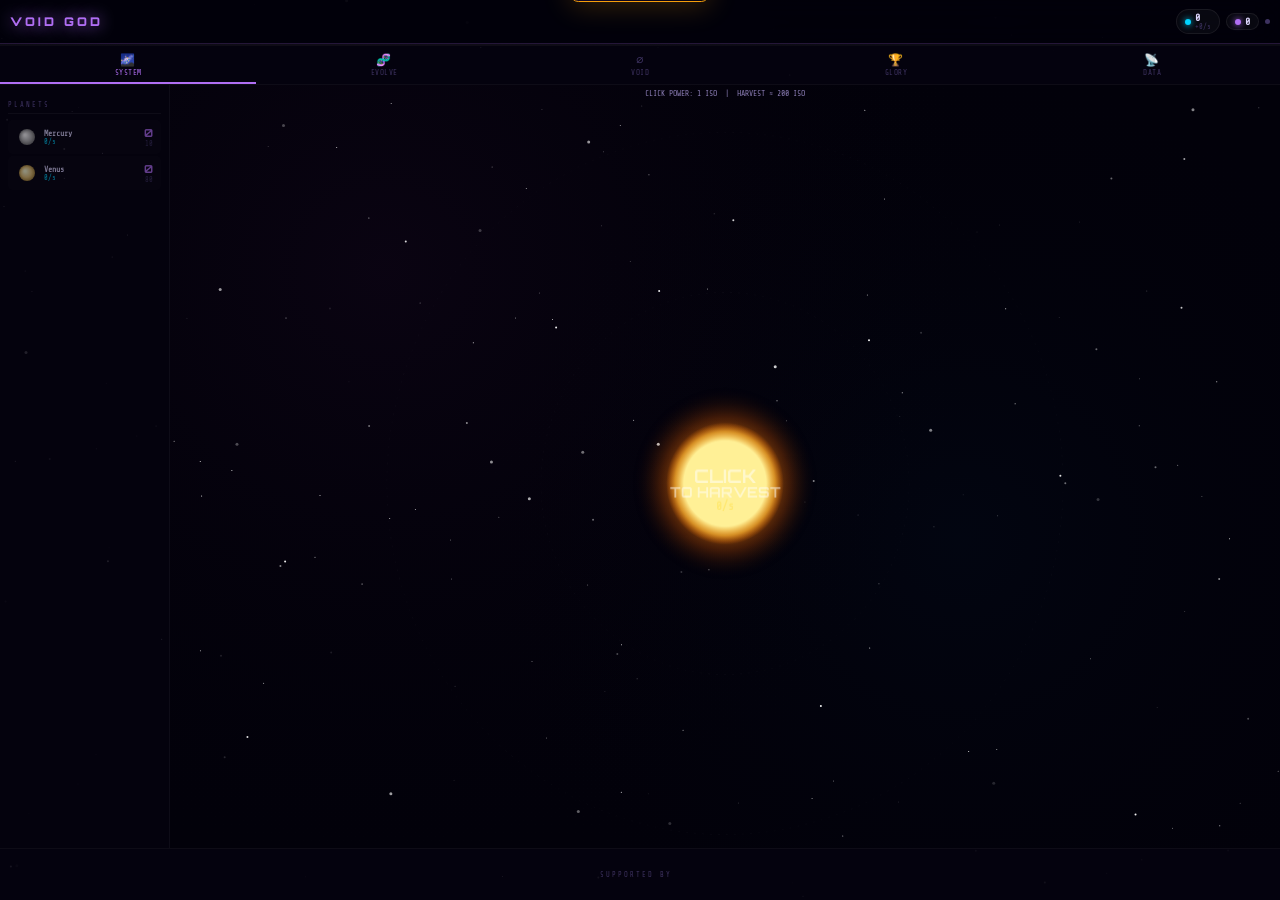
<file: void-god-solar.html>
<!DOCTYPE html>
<html lang="en">
<head>
<meta charset="UTF-8">
<meta name="viewport" content="width=device-width,initial-scale=1,maximum-scale=1,user-scalable=no">
<title>VOID GOD ∅ SOLAR DOMINION</title>
<link href="https://fonts.googleapis.com/css2?family=Orbitron:wght@400;700;900&family=Share+Tech+Mono&display=swap" rel="stylesheet">
<style>
:root{
  --bg:#02010a;--c1:#08051a;--c2:#0f0a28;
  --acc:#b06ef3;--acc2:#7c3aed;--gold:#f59e0b;--cyan:#00d4ff;
  --red:#ff4757;--green:#2ed573;--pink:#ff6b9d;--orange:#ff9f43;
  --txt:#ddd6fe;--txt2:#8b7db5;--txt3:#3d3260;
}
*{box-sizing:border-box;margin:0;padding:0;-webkit-tap-highlight-color:transparent;}
html,body{height:100%;overflow:hidden;background:var(--bg);}
body{color:var(--txt);font-family:'Share Tech Mono',monospace;position:relative;}

/* ── SPACE BG ── */
#space-canvas{position:fixed;inset:0;z-index:0;pointer-events:none;}

/* ── LAYOUT ── */
#app{display:flex;flex-direction:column;height:100vh;position:relative;z-index:1;}

/* ── TOPBAR ── */
#topbar{
  background:rgba(2,1,10,.9);backdrop-filter:blur(16px);
  border-bottom:1px solid rgba(176,110,243,.2);
  padding:0 10px;height:44px;flex-shrink:0;
  display:flex;align-items:center;gap:8px;
}
#tb-logo{font-family:'Orbitron',sans-serif;font-weight:900;font-size:12px;letter-spacing:3px;color:var(--acc);text-shadow:0 0 16px var(--acc);white-space:nowrap;}
#tb-res{display:flex;gap:6px;flex:1;justify-content:flex-end;align-items:center;}
.rchip{display:flex;align-items:center;gap:4px;background:rgba(255,255,255,.03);border:1px solid rgba(255,255,255,.07);border-radius:16px;padding:2px 8px;}
.rdot{width:6px;height:6px;border-radius:50%;flex-shrink:0;}
.ri{background:var(--cyan);box-shadow:0 0 6px var(--cyan);}
.rv{background:var(--acc);box-shadow:0 0 6px var(--acc);}
.rg{background:var(--gold);box-shadow:0 0 6px var(--gold);}
.rval{font-size:10px;font-weight:700;}
.rrate{font-size:7px;color:var(--txt3);}
#sdot{width:5px;height:5px;border-radius:50%;background:var(--txt3);transition:.3s;}
#sdot.on{background:var(--green);box-shadow:0 0 8px var(--green);}

/* COMBO */
#combo-strip{height:2px;background:rgba(255,255,255,.04);flex-shrink:0;position:relative;}
#combo-fill{height:100%;background:linear-gradient(90deg,var(--acc2),var(--acc),var(--gold));width:0%;transition:width .15s;}
#combo-badge{position:absolute;right:8px;top:-16px;font-size:7px;color:var(--gold);opacity:0;transition:.2s;letter-spacing:2px;pointer-events:none;}
#combo-badge.on{opacity:1;}

/* ── NAV ── */
#nav{display:flex;background:rgba(5,3,15,.9);border-bottom:1px solid rgba(255,255,255,.04);flex-shrink:0;}
.ntab{flex:1;padding:7px 2px 5px;border:none;background:none;color:var(--txt3);cursor:pointer;font-family:'Share Tech Mono',monospace;font-size:7.5px;letter-spacing:.5px;text-transform:uppercase;border-bottom:2px solid transparent;transition:.2s;display:flex;flex-direction:column;align-items:center;gap:1px;position:relative;}
.ntab .ni{font-size:12px;}
.ntab.on{color:var(--acc);border-bottom-color:var(--acc);}
.nbadge{position:absolute;top:3px;right:8px;background:var(--red);color:#fff;font-size:6px;border-radius:5px;padding:0 3px;display:none;animation:badgePop 1s ease infinite alternate;}
.nbadge.on{display:block;}
@keyframes badgePop{to{transform:scale(1.2);box-shadow:0 0 5px var(--red);}}

/* ── MAIN ── */
#main{flex:1;overflow:hidden;display:flex;position:relative;}
.screen{display:none;width:100%;height:100%;overflow-y:auto;padding-bottom:10px;}
.screen.on{display:block;}
.fscreen{display:none!important;}
.fscreen.on{display:flex!important;}

/* ═══════════════════════════════════════════
   SOLAR SYSTEM SCREEN
═══════════════════════════════════════════ */
#screen-solar{flex-direction:column;overflow:hidden!important;padding:0!important;}
#solar-main{flex:1;display:flex;overflow:hidden;}

/* LEFT: planet list */
#planet-list-panel{
  width:170px;flex-shrink:0;
  background:rgba(5,3,15,.85);
  border-right:1px solid rgba(255,255,255,.04);
  overflow-y:auto;padding:8px;
}
.plist-title{font-size:7px;letter-spacing:2px;color:var(--txt3);margin-bottom:6px;padding-bottom:4px;border-bottom:1px solid rgba(255,255,255,.04);}
.planet-row{
  display:flex;align-items:center;gap:6px;padding:5px 7px;
  margin-bottom:2px;border-radius:5px;border:1px solid transparent;
  cursor:pointer;transition:.15s;background:rgba(255,255,255,.02);
}
.planet-row:hover,.planet-row.active{background:rgba(176,110,243,.08);border-color:rgba(176,110,243,.2);}
.pr-icon{width:22px;height:22px;border-radius:50%;flex-shrink:0;}
.pr-info{flex:1;min-width:0;}
.pr-name{font-size:8px;font-weight:700;white-space:nowrap;overflow:hidden;text-overflow:ellipsis;}
.pr-rate{font-size:7px;color:var(--cyan);}
.pr-right{text-align:right;flex-shrink:0;}
.pr-count{font-size:11px;font-family:'Orbitron',sans-serif;font-weight:700;color:var(--acc);}
.pr-cost{font-size:7px;color:var(--gold);}
.planet-row.cant .pr-cost{color:var(--txt3);}
.planet-row.cant{opacity:.55;}
.milestone-glow{animation:milGlow 1s ease infinite alternate;}
@keyframes milGlow{from{box-shadow:none;}to{box-shadow:0 0 10px rgba(245,158,11,.4);}}

/* NEXT-UP QUEUE */
#next-up{margin-bottom:8px;}
.nu-title{font-size:7px;letter-spacing:2px;color:var(--txt3);margin-bottom:5px;}
.nu-item{display:flex;align-items:center;gap:5px;padding:4px 7px;margin-bottom:2px;border-radius:4px;background:rgba(245,158,11,.06);border:1px solid rgba(245,158,11,.18);cursor:pointer;font-size:7px;transition:.15s;}
.nu-item:hover{background:rgba(245,158,11,.14);}
.nu-icon{font-size:11px;}
.nu-pct{font-size:7px;color:var(--gold);margin-left:auto;}
.nu-bar{height:2px;background:rgba(245,158,11,.12);border-radius:1px;margin-top:1px;}
.nu-bar-fill{height:100%;background:var(--gold);border-radius:1px;transition:.4s;}

/* CENTER: Solar system canvas */
#solar-center{flex:1;position:relative;overflow:hidden;}
#solar-canvas{width:100%;height:100%;cursor:crosshair;}
#selected-planet-info{
  position:absolute;bottom:8px;left:50%;transform:translateX(-50%);
  background:rgba(2,1,10,.92);border:1px solid rgba(176,110,243,.3);
  border-radius:8px;padding:8px 14px;text-align:center;pointer-events:none;
  display:none;white-space:nowrap;backdrop-filter:blur(8px);
}
#spi-name{font-family:'Orbitron',sans-serif;font-size:11px;font-weight:700;color:var(--acc);}
#spi-ips{font-size:9px;color:var(--cyan);margin-top:1px;}
#spi-hint{font-size:8px;color:var(--txt3);margin-top:1px;}
#click-power-row{font-size:8px;color:var(--txt2);text-align:center;padding:4px 0;}

/* AD SLOT */
#ad-slot{
  flex-shrink:0;background:rgba(5,3,15,.9);
  border-top:1px solid rgba(255,255,255,.04);
  display:flex;align-items:center;justify-content:center;
  min-height:52px;padding:4px;overflow:hidden;
}
#ad-label{font-size:7px;color:var(--txt3);letter-spacing:2px;margin-right:8px;white-space:nowrap;}

/* ═══════════════════════════════════════════
   SKILLS SCREEN (side panel layout)
═══════════════════════════════════════════ */
#screen-skills{padding:0;}
#skill-layout{display:flex;height:100%;}
#skill-cats{width:90px;flex-shrink:0;background:rgba(5,3,15,.9);border-right:1px solid rgba(255,255,255,.04);overflow-y:auto;}
.scat-btn{display:block;width:100%;padding:9px 6px;background:none;border:none;color:var(--txt3);cursor:pointer;font-family:'Share Tech Mono',monospace;font-size:7.5px;letter-spacing:.5px;text-align:left;border-right:2px solid transparent;transition:.15s;}
.scat-btn:hover{color:var(--txt2);background:rgba(255,255,255,.02);}
.scat-btn.on{color:var(--acc);border-right-color:var(--acc);background:rgba(176,110,243,.07);}
.scat-icon{font-size:14px;display:block;margin-bottom:2px;}
.scat-owned{font-size:6px;color:var(--txt3);display:block;}
.scat-avail{font-size:6px;color:var(--green);display:block;animation:badgePop 1s infinite alternate;}

#skill-panel{flex:1;overflow-y:auto;padding:10px;}
#skill-info-panel{width:0;overflow:hidden;background:rgba(5,3,15,.95);border-left:1px solid rgba(255,255,255,.04);transition:width .2s;flex-shrink:0;}
#skill-info-panel.open{width:160px;}
#sip-inner{width:160px;padding:10px;height:100%;overflow-y:auto;}

.skill-row{display:flex;gap:5px;margin-bottom:5px;flex-wrap:wrap;align-items:flex-start;}
.skill-conn{width:5px;height:2px;background:rgba(176,110,243,.2);align-self:center;flex-shrink:0;margin-top:-8px;}
.snode{
  width:70px;height:70px;border-radius:7px;
  border:2px solid rgba(255,255,255,.07);background:rgba(8,5,24,.9);
  display:flex;flex-direction:column;align-items:center;justify-content:center;
  cursor:pointer;transition:.15s;position:relative;flex-shrink:0;overflow:hidden;padding:2px;
}
.snode.can{border-color:rgba(176,110,243,.5);animation:nodeGlow 2s ease infinite alternate;}
@keyframes nodeGlow{to{box-shadow:0 0 14px rgba(176,110,243,.4);}}
.snode.can:hover{transform:scale(1.07);border-color:var(--acc);}
.snode.bought{border-color:var(--acc);background:linear-gradient(135deg,rgba(124,58,237,.22),rgba(176,110,243,.06));}
.snode.bought::before{content:'✓';position:absolute;top:1px;right:4px;font-size:7px;color:var(--green);}
.snode.locked{opacity:.2;cursor:default;filter:grayscale(.8);}
.snode.legendary{border-color:rgba(245,158,11,.4)!important;}
.snode.legendary.can{animation:legGlow 1.5s ease infinite alternate;}
@keyframes legGlow{to{box-shadow:0 0 22px rgba(245,158,11,.5),0 0 45px rgba(245,158,11,.15);}}
.snode.legendary.bought{border-color:var(--gold)!important;box-shadow:0 0 12px rgba(245,158,11,.2);}
.snode-icon{font-size:20px;}
.snode-name{font-size:6.5px;text-align:center;color:var(--txt2);line-height:1.2;padding:0 2px;margin-top:1px;}
.snode-cost{font-size:6.5px;margin-top:1px;}
.snode-eff{position:absolute;bottom:1px;left:0;right:0;text-align:center;font-size:5.5px;color:var(--green);padding:0 2px;}
.tier-div{height:1px;background:rgba(255,255,255,.05);margin:6px 0;}

/* SIP */
.sip-icon{font-size:28px;text-align:center;display:block;margin-bottom:5px;}
.sip-name{font-family:'Orbitron',sans-serif;font-size:10px;font-weight:700;color:var(--acc);margin-bottom:3px;}
.sip-desc{font-size:7.5px;color:var(--txt2);line-height:1.5;margin-bottom:7px;}
.sip-row{display:flex;justify-content:space-between;padding:3px 0;border-bottom:1px solid rgba(255,255,255,.04);font-size:7.5px;}
.sip-l{color:var(--txt3);}
.sip-good{color:var(--green);}
.sip-gold{color:var(--gold);}
.sip-bad{color:var(--red);}
.sip-btn{width:100%;margin-top:9px;padding:8px;border-radius:5px;border:1px solid var(--acc);background:rgba(176,110,243,.1);color:var(--acc);font-family:'Share Tech Mono',monospace;font-size:8px;cursor:pointer;transition:.15s;letter-spacing:1px;}
.sip-btn:hover:not(:disabled){background:rgba(176,110,243,.22);}
.sip-btn:disabled{opacity:.2;cursor:default;}
.sip-prereq{font-size:7px;color:var(--red);margin-top:5px;line-height:1.4;}

/* ═══════════════════════════════════════════
   VOID SCREEN
═══════════════════════════════════════════ */
#screen-void{padding:10px;}
.void-hero{background:linear-gradient(135deg,rgba(20,10,50,.9),rgba(5,3,15,.9));border:1px solid rgba(176,110,243,.3);border-radius:10px;padding:14px;margin-bottom:10px;text-align:center;max-width:400px;margin-left:auto;margin-right:auto;}
.vh-title{font-family:'Orbitron',sans-serif;font-weight:900;font-size:14px;letter-spacing:3px;color:var(--acc);margin-bottom:8px;}
.vh-grid{display:grid;grid-template-columns:repeat(3,1fr);gap:5px;margin-bottom:10px;}
.vh-stat{background:rgba(0,0,0,.3);border-radius:5px;padding:6px;}
.vh-stat-n{font-size:7px;color:var(--txt3);letter-spacing:1px;}
.vh-stat-v{font-size:15px;font-family:'Orbitron',sans-serif;font-weight:700;color:var(--txt);margin-top:1px;}
.prestige-btn{width:100%;padding:12px;border-radius:7px;border:2px solid var(--acc);background:linear-gradient(135deg,rgba(176,110,243,.18),rgba(124,58,237,.08));color:var(--acc);font-family:'Orbitron',sans-serif;font-size:11px;letter-spacing:2px;cursor:pointer;font-weight:700;transition:.2s;}
.prestige-btn:hover:not(:disabled){background:linear-gradient(135deg,rgba(176,110,243,.3),rgba(124,58,237,.18));box-shadow:0 0 20px rgba(176,110,243,.4);}
.prestige-btn:disabled{opacity:.25;cursor:default;}
.vupg-title{font-size:7px;letter-spacing:3px;color:var(--txt3);margin:9px 0 6px;max-width:400px;margin-left:auto;margin-right:auto;}
.vu{display:flex;align-items:center;gap:8px;padding:8px 10px;margin-bottom:6px;background:rgba(8,5,24,.8);border:1px solid rgba(176,110,243,.1);border-radius:7px;transition:.15s;max-width:400px;margin-left:auto;margin-right:auto;}
.vu:hover{border-color:rgba(176,110,243,.25);}
.vu.vowned{border-color:rgba(245,158,11,.22);background:rgba(245,158,11,.03);}
.vu-icon{font-size:18px;flex-shrink:0;}
.vu-body{flex:1;}
.vu-name{font-size:9px;font-weight:600;margin-bottom:1px;}
.vu-desc{font-size:7.5px;color:var(--txt3);line-height:1.4;}
.vu-btn{background:rgba(176,110,243,.1);border:1px solid rgba(176,110,243,.35);color:var(--acc);font-family:'Share Tech Mono',monospace;font-size:8px;padding:5px 10px;border-radius:4px;cursor:pointer;flex-shrink:0;transition:.15s;}
.vu-btn:hover:not(:disabled){background:rgba(176,110,243,.22);}
.vu-btn:disabled{opacity:.15;cursor:default;}
.vu-btn.owned{color:var(--gold);border-color:var(--gold);background:rgba(245,158,11,.08);}

/* ═══════════════════════════════════════════
   ACHIEVEMENTS
═══════════════════════════════════════════ */
#screen-achieve{padding:10px;}
.ach-wrap{max-width:420px;margin:0 auto;}
.ach-hdr{display:flex;justify-content:space-between;font-size:7.5px;color:var(--txt3);margin-bottom:6px;}
.ach-prog-bar{height:3px;background:rgba(255,255,255,.05);border-radius:2px;margin-bottom:10px;}
.ach-prog-fill{height:100%;background:linear-gradient(90deg,var(--acc2),var(--gold));border-radius:2px;transition:.5s;}
.ach-grid{display:grid;grid-template-columns:repeat(5,1fr);gap:5px;}
.ach{aspect-ratio:1;border-radius:6px;border:1px solid rgba(255,255,255,.06);background:rgba(8,5,24,.8);display:flex;flex-direction:column;align-items:center;justify-content:center;padding:3px;text-align:center;transition:.2s;}
.ach.earned{border-color:var(--gold);background:rgba(245,158,11,.07);box-shadow:0 0 10px rgba(245,158,11,.1);}
.ach.earned:hover{transform:scale(1.06);}
.ach-icon{font-size:18px;filter:grayscale(1) opacity(.2);transition:.3s;margin-bottom:2px;}
.ach.earned .ach-icon{filter:none;}
.ach-name{font-size:5.5px;color:var(--txt3);line-height:1.2;}
.ach.earned .ach-name{color:var(--gold);}
.new-ach{animation:achPop .5s ease;}
@keyframes achPop{0%{transform:scale(.4);}60%{transform:scale(1.18);}100%{transform:scale(1);}}

/* ═══════════════════════════════════════════
   STATS
═══════════════════════════════════════════ */
#screen-stats{padding:10px;}
.stat-card{background:rgba(8,5,24,.8);border:1px solid rgba(255,255,255,.06);border-radius:7px;padding:10px;margin-bottom:8px;max-width:420px;margin-left:auto;margin-right:auto;}
.sc-t{font-size:7px;letter-spacing:3px;color:var(--txt3);margin-bottom:8px;border-bottom:1px solid rgba(255,255,255,.04);padding-bottom:4px;}
.sg{display:grid;grid-template-columns:1fr 1fr;gap:4px;}
.si{background:rgba(0,0,0,.2);border-radius:4px;padding:5px 7px;}
.si-l{font-size:6.5px;color:var(--txt3);letter-spacing:1px;}
.si-v{font-size:12px;font-family:'Orbitron',sans-serif;color:var(--txt);margin-top:1px;}
.log-e{font-size:7.5px;padding:3px 0;border-bottom:1px solid rgba(255,255,255,.03);color:var(--txt3);}
.log-e.lh{color:var(--gold);}.log-e.lg{color:var(--green);}
.ctl-row{display:flex;gap:5px;margin-bottom:5px;}
.ctl{flex:1;padding:7px;border-radius:4px;border:1px solid rgba(255,255,255,.07);background:rgba(255,255,255,.02);color:var(--txt2);font-family:'Share Tech Mono',monospace;font-size:7.5px;cursor:pointer;transition:.15s;}
.ctl:hover{border-color:rgba(176,110,243,.25);}
.ctl.danger{border-color:rgba(255,71,87,.18);color:var(--red);}

/* ═══════════════════════════════════════════
   FLOATING / FX
═══════════════════════════════════════════ */
.float-num{position:fixed;pointer-events:none;z-index:9000;font-family:'Orbitron',sans-serif;font-weight:700;animation:floatUp .9s ease forwards;}
@keyframes floatUp{0%{opacity:1;transform:translateY(0)scale(1);}100%{opacity:0;transform:translateY(-55px)scale(.7);}}
.float-crit{animation:floatCrit 1.1s ease forwards!important;}
@keyframes floatCrit{0%{opacity:1;transform:translateY(0)scale(1.2);}50%{transform:translateY(-22px)scale(1.5);}100%{opacity:0;transform:translateY(-65px)scale(.8);}}

#flash{position:fixed;inset:0;pointer-events:none;z-index:9999;opacity:0;}
@keyframes novaF{0%{opacity:.8;}100%{opacity:0;}}
#crit-flash{position:fixed;inset:0;pointer-events:none;z-index:8000;opacity:0;background:radial-gradient(circle,rgba(245,158,11,.22),transparent);}
@keyframes critF{0%{opacity:1;}100%{opacity:0;}}

#toast-wrap{position:fixed;top:50px;right:8px;z-index:900;display:flex;flex-direction:column;gap:3px;pointer-events:none;max-width:190px;}
.toast{background:rgba(5,3,15,.97);border:1px solid rgba(176,110,243,.3);border-radius:5px;padding:5px 10px;font-size:8.5px;animation:tIn .25s ease,tOut .3s ease 2.7s forwards;box-shadow:0 4px 18px rgba(0,0,0,.7);}
@keyframes tIn{from{opacity:0;transform:translateX(14px);}to{opacity:1;transform:none;}}
@keyframes tOut{to{opacity:0;transform:translateX(8px);}}

#milestone-banner{position:fixed;top:50px;left:50%;transform:translateX(-50%)translateY(-90px);background:linear-gradient(135deg,rgba(20,10,50,.99),rgba(5,3,15,.99));border:1px solid var(--gold);border-radius:8px;padding:9px 16px;text-align:center;z-index:850;transition:.4s cubic-bezier(.34,1.56,.64,1);box-shadow:0 4px 28px rgba(245,158,11,.22);}
#milestone-banner.show{transform:translateX(-50%)translateY(0);}
#mb-pre{font-size:7px;letter-spacing:3px;color:var(--gold);margin-bottom:2px;}
#mb-msg{font-family:'Orbitron',sans-serif;font-weight:700;font-size:10px;color:var(--txt);}

/* SCROLLBAR */
::-webkit-scrollbar{width:3px;height:3px;}
::-webkit-scrollbar-thumb{background:rgba(176,110,243,.2);border-radius:2px;}
</style>
</head>
<body>
<canvas id="space-canvas"></canvas>
<div id="flash"></div><div id="crit-flash"></div>
<div id="toast-wrap"></div>
<div id="milestone-banner"><div id="mb-pre">✦ ACHIEVEMENT ✦</div><div id="mb-msg">...</div></div>

<div id="app">
  <div id="topbar">
    <div id="tb-logo">VOID GOD</div>
    <div id="tb-res">
      <div class="rchip"><div class="rdot ri"></div><div><div class="rval" id="iso-v">0</div><div class="rrate" id="iso-r">+0/s</div></div></div>
      <div class="rchip"><div class="rdot rv"></div><span class="rval" id="void-v">0</span></div>
      <div class="rchip" id="combo-chip" style="display:none"><div class="rdot rg"></div><span class="rval" id="combo-v">×1.0</span></div>
      <div id="sdot"></div>
    </div>
  </div>
  <div id="combo-strip"><div id="combo-fill"></div><div id="combo-badge">COMBO!</div></div>

  <nav id="nav">
    <button class="ntab on" onclick="tab('solar')" id="nt-solar"><span class="ni">🌌</span>SYSTEM<span class="nbadge" id="badge-solar"></span></button>
    <button class="ntab" onclick="tab('skills')" id="nt-skills"><span class="ni">🧬</span>EVOLVE<span class="nbadge" id="badge-skills"></span></button>
    <button class="ntab" onclick="tab('void')" id="nt-void"><span class="ni">∅</span>VOID<span class="nbadge" id="badge-void"></span></button>
    <button class="ntab" onclick="tab('achieve')" id="nt-achieve"><span class="ni">🏆</span>GLORY<span class="nbadge" id="badge-achieve"></span></button>
    <button class="ntab" onclick="tab('stats')" id="nt-stats"><span class="ni">📡</span>DATA</button>
  </nav>

  <div id="main">

    <!-- SOLAR SYSTEM -->
    <div class="screen fscreen on" id="screen-solar">
      <div id="solar-main">
        <!-- Left: planet purchase list -->
        <div id="planet-list-panel">
          <div id="next-up"></div>
          <div class="plist-title">PLANETS</div>
          <div id="planet-buy-list"></div>
        </div>
        <!-- Center: solar system canvas -->
        <div id="solar-center">
          <div id="click-power-row">CLICK POWER: <span id="click-pw">1</span> ISO &nbsp;|&nbsp; HARVEST ≈ <span id="hest">0</span> ISO</div>
          <canvas id="solar-canvas"></canvas>
          <div id="selected-planet-info">
            <div id="spi-name">PLANET</div>
            <div id="spi-ips">0 ISO/s</div>
            <div id="spi-hint">CLICK TO HARVEST</div>
          </div>
        </div>
      </div>
      <!-- AD SLOT -->
      <div id="ad-slot">
        <div id="ad-label">SUPPORTED BY</div>
        <script async="async" data-cfasync="false" src="https://pl28773503.effectivegatecpm.com/900a963ba8053c59fa04ff02450d4e12/invoke.js"></script>
        <div id="container-900a963ba8053c59fa04ff02450d4e12"></div>
      </div>
    </div>

    <!-- SKILLS -->
    <div class="screen" id="screen-skills">
      <div id="skill-layout">
        <div id="skill-cats"></div>
        <div id="skill-panel"></div>
        <div id="skill-info-panel"><div id="sip-inner"></div></div>
      </div>
    </div>

    <!-- VOID -->
    <div class="screen" id="screen-void">
      <div class="void-hero">
        <div class="vh-title">∅ VOID MARKET ∅</div>
        <div class="vh-grid">
          <div class="vh-stat"><div class="vh-stat-n">VOID</div><div class="vh-stat-v" id="vt-total">0</div></div>
          <div class="vh-stat"><div class="vh-stat-n">PENDING</div><div class="vh-stat-v" id="vt-pend">0</div></div>
          <div class="vh-stat"><div class="vh-stat-n">COLLAPSES</div><div class="vh-stat-v" id="vt-count">0</div></div>
        </div>
        <button class="prestige-btn" id="prestige-btn" onclick="prestige()">∅ BIG CRUNCH</button>
        <div style="font-size:7.5px;color:var(--txt3);margin-top:6px;">Tokens = √(ISO ÷ 1M) · Need ≥1M ISO</div>
      </div>
      <div class="vupg-title">— PERMANENT UPGRADES —</div>
      <div id="void-upg-list"></div>
    </div>

    <!-- ACHIEVEMENTS -->
    <div class="screen" id="screen-achieve">
      <div class="ach-wrap">
        <div class="ach-hdr"><span>GLORY LOG</span><span id="ach-disp">0 / 0</span></div>
        <div class="ach-prog-bar"><div class="ach-prog-fill" id="ach-prog"></div></div>
        <div class="ach-grid" id="ach-grid"></div>
      </div>
    </div>

    <!-- STATS -->
    <div class="screen" id="screen-stats">
      <div class="stat-card">
        <div class="sc-t">COSMIC RECORDS</div>
        <div class="sg">
          <div class="si"><div class="si-l">LIFETIME ISO</div><div class="si-v" id="st-iso">0</div></div>
          <div class="si"><div class="si-l">ISO/SEC</div><div class="si-v" id="st-ips">0</div></div>
          <div class="si"><div class="si-l">TOTAL DAYS</div><div class="si-v" id="st-days">0</div></div>
          <div class="si"><div class="si-l">CYCLES</div><div class="si-v" id="st-cycles">0</div></div>
          <div class="si"><div class="si-l">NOVAS</div><div class="si-v" id="st-novas">0</div></div>
          <div class="si"><div class="si-l">GHOSTS</div><div class="si-v" id="st-ghosts">0</div></div>
          <div class="si"><div class="si-l">CLICKS</div><div class="si-v" id="st-clicks">0</div></div>
          <div class="si"><div class="si-l">CRITS</div><div class="si-v" id="st-crits">0</div></div>
          <div class="si"><div class="si-l">COLLAPSES</div><div class="si-v" id="st-prest">0</div></div>
          <div class="si"><div class="si-l">MAX COMBO</div><div class="si-v" id="st-combo">0</div></div>
        </div>
      </div>
      <div class="stat-card">
        <div class="sc-t">SYSTEM LOG</div>
        <div id="log-list"></div>
      </div>
      <div class="stat-card">
        <div class="sc-t">SAVE DATA</div>
        <div class="ctl-row"><button class="ctl" onclick="exportSave()">EXPORT</button><button class="ctl" onclick="importSave()">IMPORT</button></div>
        <button class="ctl danger" style="width:100%" onclick="resetGame()">⚠ WIPE ALL DATA</button>
      </div>
    </div>

  </div>
</div>

<script>
const SK = "VoidGod_Solar_V1";

// ═══════════════════════════════════════
// PLANET DEFINITIONS  (each is a generator)
// ═══════════════════════════════════════
const PLANETS = [
  { id:"mercury", name:"Mercury",  color:"#b5b5b5", size:10, orbitR:0,   ips:0.1,   cost:10,    scale:1.12, glow:"#aaa",   desc:"Tiny rock. Faint ISO trail." },
  { id:"venus",   name:"Venus",    color:"#e8c77a", size:14, orbitR:0,   ips:0.6,   cost:80,    scale:1.13, glow:"#f0d080", desc:"Toxic beauty. Thick atmosphere radiates ISO." },
  { id:"earth",   name:"Earth",    color:"#3b82f6", size:16, orbitR:0,   ips:3,     cost:400,   scale:1.14, glow:"#60a5fa", desc:"Cradle of life. Civilization pumps ISO." },
  { id:"mars",    name:"Mars",     color:"#dc2626", size:13, orbitR:0,   ips:12,    cost:2000,  scale:1.14, glow:"#f87171", desc:"Red planet. Ancient void minerals." },
  { id:"asteroid",name:"Asteroids",color:"#7c6f5a", size:11, orbitR:0,   ips:50,    cost:10000, scale:1.15, glow:"#a39382", desc:"Belt of raw isotope ore." },
  { id:"jupiter", name:"Jupiter",  color:"#c4883a", size:26, orbitR:0,   ips:200,   cost:60000, scale:1.15, glow:"#f5c57a", desc:"Gas giant. Storms harvest atmospheric ISO." },
  { id:"saturn",  name:"Saturn",   color:"#d4b88a", size:22, orbitR:0,   ips:800,   cost:350000,scale:1.15, glow:"#ffe0a0", desc:"Ring system amplifies ISO 3×." },
  { id:"uranus",  name:"Uranus",   color:"#7dd3fc", size:18, orbitR:0,   ips:3200,  cost:2e6,   scale:1.16, glow:"#bae6fd", desc:"Ice giant spinning with quantum cold." },
  { id:"neptune", name:"Neptune",  color:"#3b82f6", size:17, orbitR:0,   ips:12000, cost:1.2e7, scale:1.16, glow:"#93c5fd", desc:"Storm world. Deep ISO veins." },
  { id:"pluto",   name:"Pluto",    color:"#a78bfa", size:9,  orbitR:0,   ips:50000, cost:8e7,   scale:1.17, glow:"#c4b5fd", desc:"Dwarf rogue. Void-touched core." },
  { id:"dyson",   name:"Dyson Orb",color:"#f59e0b", size:20, orbitR:0,   ips:200000,cost:5e8,   scale:1.17, glow:"#fcd34d", desc:"Megastructure. Captures all solar output." },
  { id:"neutron", name:"Neutron ★",color:"#e0e7ff", size:12, orbitR:0,   ips:1e6,   cost:3e9,   scale:1.18, glow:"#fff",   desc:"Collapsed star. Extreme ISO density." },
  { id:"blackhole",name:"Black ✦", color:"#1e1b4b", size:18, orbitR:0,   ips:5e6,   cost:2e10,  scale:1.18, glow:"#818cf8",desc:"Singularity. ISO flows from the event horizon." },
];

const SKILL_CATS = {
  GEOLOGY: {icon:"🪨",color:"#a78b6a"},
  BIOLOGY: {icon:"🌿",color:"#22c55e"},
  TEMPORAL:{icon:"⏱️",color:"#00d4ff"},
  QUANTUM: {icon:"⚛️",color:"#b06ef3"},
  COSMIC:  {icon:"✨",color:"#f59e0b"},
  VOID:    {icon:"∅", color:"#ff6b9d"},
};

const SKILLS = {
  tec1:{name:"Tectonics I",  cat:"GEOLOGY", icon:"🪨",row:0,col:0,max:1,cost:200,   prereq:[],      desc:"+10% all gen output.",      eff:"+10% gen",   mult:{gen:1.1}},
  tec2:{name:"Tectonics II", cat:"GEOLOGY", icon:"🪨",row:0,col:1,max:1,cost:2000,  prereq:["tec1"],desc:"+15% all gen output.",      eff:"+15% gen",   mult:{gen:1.15}},
  volc:{name:"Volcanics",    cat:"GEOLOGY", icon:"🌋",row:0,col:2,max:1,cost:15000, prereq:["tec2"],desc:"+25% all gen output.",      eff:"+25% gen",   mult:{gen:1.25}},
  mant:{name:"Mantle Tap",   cat:"GEOLOGY", icon:"⛏️",row:1,col:0,max:1,cost:500,  prereq:[],       desc:"Click power ×2.",           eff:"Click ×2",   mult:{click:2}},
  lens:{name:"Crust Lens",   cat:"GEOLOGY", icon:"🔭",row:1,col:1,max:1,cost:5000, prereq:["mant"],  desc:"Click power ×3.",           eff:"Click ×3",   mult:{click:3}},
  geocore:{name:"Geo Core",  cat:"GEOLOGY", icon:"💠",row:1,col:2,max:1,cost:50000,prereq:["lens","volc"],desc:"Cycle ×1.5 + Click ×2.", eff:"Cycle×1.5 Click×2",mult:{click:2,cycle:1.5},legendary:true},
  atmo:{name:"Atmosphere",   cat:"BIOLOGY", icon:"💨",row:0,col:0,max:1,cost:500,  prereq:[],       desc:"+12% gen output.",          eff:"+12% gen",   mult:{gen:1.12}},
  hydr:{name:"Hydration",    cat:"BIOLOGY", icon:"🌊",row:0,col:1,max:1,cost:3000, prereq:["atmo"], desc:"Venus output ×2.",          eff:"Venus ×2",   mult:{gen:1.1}},
  bio:{ name:"Biosphere",    cat:"BIOLOGY", icon:"🌿",row:0,col:2,max:1,cost:20000,prereq:["hydr"], desc:"+30% gen output.",          eff:"+30% gen",   mult:{gen:1.3}},
  nnet:{name:"Neural Net",   cat:"BIOLOGY", icon:"🧠",row:1,col:0,max:1,cost:1000, prereq:[],       desc:"Click ×1.25.",              eff:"Click ×1.25",mult:{click:1.25}},
  symb:{name:"Symbiosis",    cat:"BIOLOGY", icon:"🦠",row:1,col:1,max:1,cost:8000, prereq:["nnet","atmo"],desc:"Cycle ×1.3.",         eff:"Cycle ×1.3", mult:{cycle:1.3}},
  gaia:{name:"Gaia Mind",    cat:"BIOLOGY", icon:"🌍",row:1,col:2,max:1,cost:200000,prereq:["bio","symb"],desc:"ALL output ×2.",      eff:"ALL ×2",     mult:{gen:2,click:2,cycle:2},legendary:true},
  sunmoon:{name:"Sun & Moon",cat:"TEMPORAL",icon:"☀️",row:0,col:0,max:5,cost:100, costMult:3,prereq:[],desc:"Auto-advance days. +speed/level.",eff:"Auto advance",special:"auto"},
  chron1:{name:"Chronos I",  cat:"TEMPORAL",icon:"⏱️",row:0,col:1,max:1,cost:5000,prereq:["sunmoon"],desc:"Auto ×1.3 faster.",       eff:"Auto ×1.3",  mult:{auto:1.3}},
  chron2:{name:"Chronos II", cat:"TEMPORAL",icon:"⏰",row:0,col:2,max:1,cost:50000,prereq:["chron1"],desc:"Auto ×1.7 faster.",       eff:"Auto ×1.7",  mult:{auto:1.7}},
  dil:{  name:"Dilation",    cat:"TEMPORAL",icon:"🌀",row:1,col:0,max:1,cost:500,  prereq:[],       desc:"+15% gen output.",          eff:"+15% gen",   mult:{gen:1.15}},
  para:{ name:"Paradox",     cat:"TEMPORAL",icon:"♾️",row:1,col:1,max:1,cost:25000,prereq:["dil","chron1"],desc:"Cycle ×1.5.",        eff:"Cycle ×1.5", mult:{cycle:1.5}},
  omega:{name:"Omega Clock",  cat:"TEMPORAL",icon:"🕰️",row:1,col:2,max:1,cost:500000,prereq:["chron2","para"],desc:"ALL gen ×3.",     eff:"ALL gen ×3", mult:{gen:3},legendary:true},
  sup:{ name:"Superposition",cat:"QUANTUM", icon:"🔮",row:0,col:0,max:1,cost:2000, prereq:[],       desc:"+20% gen output.",          eff:"+20% gen",   mult:{gen:1.2}},
  ent:{ name:"Entanglement",  cat:"QUANTUM",icon:"🔗",row:0,col:1,max:1,cost:15000,prereq:["sup"],  desc:"+25% gen output.",          eff:"+25% gen",   mult:{gen:1.25}},
  tun:{ name:"Tunneling",    cat:"QUANTUM", icon:"🌉",row:0,col:2,max:1,cost:100000,prereq:["ent"], desc:"Click ×5.",                 eff:"Click ×5",   mult:{click:5}},
  wav:{ name:"Wave Func.",   cat:"QUANTUM", icon:"〰️",row:1,col:0,max:1,cost:3000, prereq:[],       desc:"+20% gen output.",          eff:"+20% gen",   mult:{gen:1.2}},
  dec:{ name:"Decoherence",  cat:"QUANTUM", icon:"💥",row:1,col:1,max:1,cost:40000,prereq:["wav","sup"],desc:"Nova ×3 · Crit ×2.",    eff:"Nova×3 Crit×2",mult:{nova:3,crit:2}},
  qsup:{name:"Q.Supremacy",  cat:"QUANTUM", icon:"⚛️",row:1,col:2,max:1,cost:1000000,prereq:["tun","dec"],desc:"ALL ×4.",            eff:"ALL ×4",     mult:{gen:4,click:4,cycle:4},legendary:true},
  novf:{name:"Nova Forge",   cat:"COSMIC",  icon:"✨",row:0,col:0,max:5,cost:10000,costMult:2,prereq:[],desc:"Nova yield ×2 per level.",eff:"Nova×2/lv",special:"nova"},
  dark:{name:"Dark Energy",  cat:"COSMIC",  icon:"🌑",row:0,col:1,max:1,cost:80000,prereq:["novf"], desc:"+40% gen output.",          eff:"+40% gen",   mult:{gen:1.4}},
  snet:{name:"Stellar Net",  cat:"COSMIC",  icon:"🕸️",row:0,col:2,max:1,cost:500000,prereq:["dark"],desc:"Neutron ★ ×3.",           eff:"Neutron ×3", mult:{gen:1.2}},
  gtrap:{name:"Ghost Trap",  cat:"COSMIC",  icon:"👻",row:1,col:0,max:1,cost:20000,prereq:[],       desc:"Ghost ×5 + auto-collect.",  eff:"Ghost×5+Auto",special:"ghost"},
  vanc:{ name:"Void Anchor", cat:"COSMIC",  icon:"⚓",row:1,col:1,max:1,cost:150000,prereq:["gtrap","novf"],desc:"Cycle ×2.",          eff:"Cycle ×2",   mult:{cycle:2}},
  godm:{name:"GOD MODE",     cat:"COSMIC",  icon:"👁️",row:1,col:2,max:1,cost:9999999,prereq:["snet","vanc"],desc:"ALL ×10.",          eff:"ALL ×10",    mult:{gen:10,click:10,cycle:10},legendary:true},
  sbind:{name:"Soul Bind",   cat:"VOID",    icon:"⛓️",row:0,col:0,max:1,cost:10000,prereq:[],       desc:"Keep 20% planets on collapse.",eff:"Keep 20%", special:"soul"},
  vpuls:{name:"Void Pulse",  cat:"VOID",    icon:"💫",row:0,col:1,max:1,cost:50000,prereq:["sbind"],desc:"+1% gen per VOID token.",   eff:"+1%/VOID",   special:"vpulse"},
  dmatt:{name:"Dark Matter", cat:"VOID",    icon:"⚫",row:0,col:2,max:1,cost:200000,prereq:["vpuls"],desc:"Click += VOID×100.",        eff:"Click+VOID×100",special:"vmatter"},
  nexs:{ name:"Void Nexus",  cat:"VOID",    icon:"🌟",row:1,col:0,max:1,cost:5000, prereq:[],       desc:"Start each cycle +100K ISO.",eff:"Start +100K",special:"nexus"},
  cmem:{ name:"Collapse Mem",cat:"VOID",    icon:"🧿",row:1,col:1,max:1,cost:80000,prereq:["nexs","sbind"],desc:"Keep void skills on collapse.",eff:"Keep skills",special:"cmem"},
  imm:{  name:"IMMORTAL",    cat:"VOID",    icon:"∞", row:1,col:2,max:1,cost:5000000,prereq:["dmatt","cmem"],desc:"Cycle yield ×VOID tokens.",eff:"Cycle×VOID",special:"immortal",legendary:true},
};

const VOID_UPGS = {
  spectral:{name:"Spectral Lens",icon:"🔭",desc:"Ghost spawn ×5.",      cost:2,max:1},
  magnet:  {name:"Void Magnet",  icon:"🧲",desc:"Auto-collect ghosts.",  cost:4,max:1},
  darkf:   {name:"Dark Field",   icon:"🌑",desc:"+0.5% gen per VOID.",    cost:3,max:5},
  echo:    {name:"Temporal Echo",icon:"♾️",desc:"Auto-advance ×1.5.",   cost:6,max:1},
  singcore:{name:"Singularity+", icon:"⚫",desc:"Black Hole ×3.",         cost:8,max:1},
  primordial:{name:"Primordial", icon:"🌌",desc:"Start with 5 of each planet.",cost:12,max:1},
  critamp: {name:"Crit Amp",     icon:"⚡",desc:"Crit mult +1× per level.", cost:5,max:5},
};

const ACHIEVEMENTS = [
  {id:"a1",  name:"First Light",     icon:"💡", check:s=>s.stats.totalIso>=1},
  {id:"a2",  name:"Thousand",        icon:"📦", check:s=>s.stats.totalIso>=1000},
  {id:"a3",  name:"Megasov",         icon:"🔮", check:s=>s.stats.totalIso>=1e6},
  {id:"a4",  name:"Billions",        icon:"💰", check:s=>s.stats.totalIso>=1e9},
  {id:"a5",  name:"Trillions",       icon:"🌌", check:s=>s.stats.totalIso>=1e12},
  {id:"a6",  name:"Quadrillions",    icon:"🌠", check:s=>s.stats.totalIso>=1e15},
  {id:"c1",  name:"Clicker",         icon:"👆", check:s=>s.stats.clicks>=100},
  {id:"c2",  name:"Compulsive",      icon:"🤏", check:s=>s.stats.clicks>=1000},
  {id:"c3",  name:"Addict",          icon:"🧲", check:s=>s.stats.clicks>=10000},
  {id:"cr1", name:"Lucky Strike",    icon:"⚡", check:s=>s.stats.crits>=1},
  {id:"cr2", name:"Crit Mass",       icon:"💥", check:s=>s.stats.crits>=100},
  {id:"g1",  name:"Planets Align",   icon:"🪐", check:s=>tPlanets(s)>=10},
  {id:"g2",  name:"Solar Lord",      icon:"☀️", check:s=>tPlanets(s)>=100},
  {id:"g3",  name:"God Factory",     icon:"🌌", check:s=>tPlanets(s)>=500},
  {id:"n1",  name:"Nova Witness",    icon:"✨", check:s=>s.stats.novas>=1},
  {id:"n2",  name:"Nova Farmer",     icon:"🌟", check:s=>s.stats.novas>=10},
  {id:"gh1", name:"Ghost Buster",    icon:"👻", check:s=>s.stats.ghosts>=1},
  {id:"gh2", name:"Ghost Magnet",    icon:"🕸️", check:s=>s.stats.ghosts>=10},
  {id:"p1",  name:"Collapse",        icon:"🌀", check:s=>s.prestigeCount>=1},
  {id:"p2",  name:"Void Lord",       icon:"∅",  check:s=>s.prestigeCount>=5},
  {id:"p3",  name:"Eternal",         icon:"♾️", check:s=>s.prestigeCount>=10},
  {id:"sk1", name:"Scholar",         icon:"📚", check:s=>Object.keys(s.skills).length>=10},
  {id:"sk2", name:"Polymath",        icon:"🎓", check:s=>Object.keys(s.skills).length>=20},
  {id:"gm",  name:"GOD MODE",        icon:"👁️", check:s=>!!s.skills.godm},
  {id:"im",  name:"IMMORTAL",        icon:"∞",  check:s=>!!s.skills.imm},
];

function tPlanets(s){return Object.values(s.gens||{}).reduce((a,b)=>a+b,0);}

// ═══════════════════════════════════════
// STATE
// ═══════════════════════════════════════
let state = {
  iso:0, void:0, day:1, sysName:"SOLAR SYSTEM",
  prestigeCount:0, skills:{}, voidUpgs:{}, gens:{}, achievements:{},
  stats:{totalIso:0,novas:0,ghosts:0,days:0,cycles:0,clicks:0,crits:0,maxCombo:0}
};

let ipsVal=0, combo=0, comboT=null, lastClickMs=0;
let autoAcc=0, logStore=[], selectedPlanetId=null, selectedSkillKey=null;
let curSkillCat="GEOLOGY";
let milTimer=null, achNewSet=new Set();
let solarCanvas, solarCtx, spaceCanvas, spaceCtx;
let particles=[], eventTiles=[], planetAngles={};
let animFrame;

// ═══════════════════════════════════════
// INIT
// ═══════════════════════════════════════
function init(){
  try{
    let sv=localStorage.getItem(SK);
    if(sv){
      let p=JSON.parse(sv);
      state=Object.assign({},state,p);
      if(!state.stats) state.stats={totalIso:0,novas:0,ghosts:0,days:0,cycles:0,clicks:0,crits:0,maxCombo:0};
      ['crits','maxCombo'].forEach(k=>{if(state.stats[k]==null) state.stats[k]=0;});
      if(!isFinite(state.iso)||state.iso<0) state.iso=0;
    }
  }catch(e){}
  if(state.voidUpgs.primordial) PLANETS.forEach(p=>{if(!state.gens[p.id]) state.gens[p.id]=5;});
  if(state.skills.nexs) state.iso+=100000;

  // Init planet orbital angles
  PLANETS.forEach((p,i)=>{planetAngles[p.id]=Math.random()*Math.PI*2;});

  solarCanvas=document.getElementById('solar-canvas');
  solarCtx=solarCanvas.getContext('2d');
  spaceCanvas=document.getElementById('space-canvas');
  spaceCtx=spaceCanvas.getContext('2d');

  solarCanvas.addEventListener('click',handleSolarClick);
  solarCanvas.addEventListener('mousemove',handleSolarHover);

  resizeCanvases();
  window.addEventListener('resize',resizeCanvases);

  setInterval(gameTick,100);
  setInterval(autoSave,12000);
  setInterval(()=>{ calcIPS(); renderPlanetList(); renderNextUp(); refreshSkillAffordability(); },1000);

  renderAll();
  tab('solar');
  addLog("SOLAR DOMINION ONLINE","lg");
  animLoop();
}

function resizeCanvases(){
  let sc=document.getElementById('solar-center');
  if(sc){
    solarCanvas.width=sc.clientWidth;
    solarCanvas.height=sc.clientHeight-28;
  }
  spaceCanvas.width=window.innerWidth;
  spaceCanvas.height=window.innerHeight;
  drawSpace();
}

// ═══════════════════════════════════════
// STARFIELD (static)
// ═══════════════════════════════════════
let stars=[];
function drawSpace(){
  let W=spaceCanvas.width,H=spaceCanvas.height;
  if(!stars.length){
    for(let i=0;i<200;i++) stars.push({x:Math.random()*W,y:Math.random()*H,r:Math.random()<.7?.5:Math.random()<.7?1:1.5,b:Math.random()});
  }
  spaceCtx.clearRect(0,0,W,H);
  spaceCtx.fillStyle='#02010a';spaceCtx.fillRect(0,0,W,H);
  // Nebula
  let ng=spaceCtx.createRadialGradient(W*.3,H*.3,10,W*.3,H*.3,W*.5);
  ng.addColorStop(0,'rgba(112,36,117,.07)');ng.addColorStop(1,'transparent');
  spaceCtx.fillStyle=ng;spaceCtx.fillRect(0,0,W,H);
  let ng2=spaceCtx.createRadialGradient(W*.75,H*.6,5,W*.75,H*.6,W*.4);
  ng2.addColorStop(0,'rgba(0,80,140,.05)');ng2.addColorStop(1,'transparent');
  spaceCtx.fillStyle=ng2;spaceCtx.fillRect(0,0,W,H);
  // Stars
  stars.forEach(s=>{
    let a=.1+s.b*.9;
    spaceCtx.beginPath();spaceCtx.arc(s.x,s.y,s.r,0,Math.PI*2);
    spaceCtx.fillStyle=`rgba(255,255,255,${a})`;spaceCtx.fill();
  });
}

// ═══════════════════════════════════════
// SOLAR SYSTEM RENDER
// ═══════════════════════════════════════
let hoverPlanetId=null;
const CIRC=2*Math.PI;

function getOrbitRadii(){
  let W=solarCanvas.width, H=solarCanvas.height;
  let R=Math.min(W,H)*.5*.92;
  // Dynamically space orbits based on owned planets
  let owned=PLANETS.filter(p=>(state.gens[p.id]||0)>0||PLANETS.indexOf(p)<3);
  let visible=PLANETS.filter((p,i)=>i<3||(state.gens[p.id]||0)>0||state.iso>=p.cost*.3);
  let minR=30, maxR=R;
  let step=(maxR-minR)/Math.max(1,visible.length-1);
  let radii={};
  visible.forEach((p,i)=>{ radii[p.id]=minR+i*step; });
  return radii;
}

function drawSolarSystem(t){
  if(!solarCtx) return;
  let W=solarCanvas.width, H=solarCanvas.height;
  solarCtx.clearRect(0,0,W,H);
  let cx=W/2, cy=H/2;
  let radii=getOrbitRadii();

  // Draw SUN
  let sunR=Math.min(W,H)*.07;
  let sg=solarCtx.createRadialGradient(cx,cy,0,cx,cy,sunR*1.8);
  sg.addColorStop(0,'rgba(255,230,100,1)');
  sg.addColorStop(.3,'rgba(255,160,30,.9)');
  sg.addColorStop(.7,'rgba(200,80,0,.3)');
  sg.addColorStop(1,'transparent');
  solarCtx.beginPath();solarCtx.arc(cx,cy,sunR*1.8,0,CIRC);solarCtx.fillStyle=sg;solarCtx.fill();
  // Sun corona pulse
  let sunPulse=Math.sin(t*.002)*.15+1;
  let sg2=solarCtx.createRadialGradient(cx,cy,sunR*.8,cx,cy,sunR*sunPulse);
  sg2.addColorStop(0,'rgba(255,240,150,1)');
  sg2.addColorStop(.5,'rgba(255,180,50,.7)');
  sg2.addColorStop(1,'rgba(255,120,0,0)');
  solarCtx.beginPath();solarCtx.arc(cx,cy,sunR*sunPulse,0,CIRC);solarCtx.fillStyle=sg2;solarCtx.fill();

  // Click "SUN" text
  solarCtx.font=`bold ${Math.floor(sunR*.35)}px Orbitron`;
  solarCtx.textAlign='center';solarCtx.textBaseline='middle';
  solarCtx.fillStyle='rgba(255,255,255,.5)';
  solarCtx.fillText('CLICK',cx,cy-6);
  solarCtx.font=`bold ${Math.floor(sunR*.28)}px Orbitron`;
  solarCtx.fillText('TO HARVEST',cx,cy+9);

  // ISO/s in sun
  solarCtx.font=`bold ${Math.floor(sunR*.22)}px Share Tech Mono`;
  solarCtx.fillStyle='rgba(255,230,100,.7)';
  solarCtx.fillText(fmt(ipsVal)+'/s',cx,cy+22);

  // Draw orbit rings + planets
  PLANETS.forEach((p,i)=>{
    let cnt=state.gens[p.id]||0;
    let orbitR=radii[p.id];
    if(orbitR==null) return;

    // Advance angle based on orbit speed (inner planets faster)
    let baseSpeed=0.0004+i*(-0.00002);
    let speed=Math.max(0.00005,baseSpeed);
    planetAngles[p.id]=(planetAngles[p.id]||0)+speed*16; // approximated per frame

    let angle=planetAngles[p.id];
    let px=cx+Math.cos(angle)*orbitR;
    let py=cy+Math.sin(angle)*orbitR;
    let psize=p.size*(cnt>0?Math.min(2,1+cnt*.015):0.7);

    // Orbit ring
    solarCtx.beginPath();solarCtx.arc(cx,cy,orbitR,0,CIRC);
    solarCtx.strokeStyle=cnt>0?'rgba(255,255,255,.07)':'rgba(255,255,255,.03)';
    solarCtx.lineWidth=1;solarCtx.setLineDash([2,6]);solarCtx.stroke();solarCtx.setLineDash([]);

    if(cnt===0&&state.iso<p.cost*.3) return; // not visible yet

    // Planet glow
    if(cnt>0){
      let glow=solarCtx.createRadialGradient(px,py,0,px,py,psize*3);
      glow.addColorStop(0,p.glow+'66');glow.addColorStop(1,'transparent');
      solarCtx.beginPath();solarCtx.arc(px,py,psize*3,0,CIRC);solarCtx.fillStyle=glow;solarCtx.fill();
    }

    // Hover glow
    if(hoverPlanetId===p.id&&cnt>0){
      let hg=solarCtx.createRadialGradient(px,py,psize,px,py,psize*4);
      hg.addColorStop(0,p.glow+'44');hg.addColorStop(1,'transparent');
      solarCtx.beginPath();solarCtx.arc(px,py,psize*4,0,CIRC);solarCtx.fillStyle=hg;solarCtx.fill();
      solarCtx.beginPath();solarCtx.arc(px,py,psize+4,0,CIRC);
      solarCtx.strokeStyle=p.glow+'cc';solarCtx.lineWidth=1.5;solarCtx.stroke();
    }

    // Planet body
    let pg=solarCtx.createRadialGradient(px-psize*.3,py-psize*.3,1,px,py,psize);
    pg.addColorStop(0,lighten(p.color,.3));pg.addColorStop(.6,p.color);pg.addColorStop(1,darken(p.color,.3));
    solarCtx.beginPath();solarCtx.arc(px,py,psize,0,CIRC);solarCtx.fillStyle=pg;solarCtx.fill();

    // Saturn rings
    if(p.id==='saturn'&&cnt>0){
      solarCtx.save();solarCtx.translate(px,py);solarCtx.scale(1,.35);
      solarCtx.beginPath();solarCtx.arc(0,0,psize*2.2,0,CIRC);
      solarCtx.strokeStyle='rgba(212,184,138,.55)';solarCtx.lineWidth=3;solarCtx.stroke();
      solarCtx.restore();
    }
    // Black hole event horizon
    if(p.id==='blackhole'&&cnt>0){
      let bh=solarCtx.createRadialGradient(px,py,0,px,py,psize*2.5);
      bh.addColorStop(0,'rgba(0,0,0,1)');bh.addColorStop(.5,'rgba(50,30,120,.5)');bh.addColorStop(1,'transparent');
      solarCtx.beginPath();solarCtx.arc(px,py,psize*2.5,0,CIRC);solarCtx.fillStyle=bh;solarCtx.fill();
    }
    // Dyson ring
    if(p.id==='dyson'&&cnt>0){
      solarCtx.save();solarCtx.translate(px,py);solarCtx.rotate(t*.001);
      solarCtx.setLineDash([4,8]);
      solarCtx.beginPath();solarCtx.arc(0,0,psize*1.8,0,CIRC);
      solarCtx.strokeStyle='rgba(245,158,11,.6)';solarCtx.lineWidth=2;solarCtx.stroke();
      solarCtx.setLineDash([]);solarCtx.restore();
    }

    // Planet count badge
    if(cnt>0){
      solarCtx.font=`bold ${Math.max(7,Math.min(11,psize*.7))}px Orbitron`;
      solarCtx.textAlign='center';solarCtx.textBaseline='middle';
      solarCtx.fillStyle='rgba(255,255,255,.9)';
      solarCtx.fillText(cnt,px,py);
    }

    // Ghost/nova event tiles on planets
    eventTiles.forEach(et=>{
      if(et.planetId===p.id){
        let pulse=Math.sin(t*.005)*.3+.7;
        solarCtx.beginPath();solarCtx.arc(px+psize+4,py-psize-4,5,0,CIRC);
        solarCtx.fillStyle=et.type==='ghost'?`rgba(176,110,243,${pulse})`:`rgba(245,158,11,${pulse})`;
        solarCtx.fill();
        solarCtx.font='8px Orbitron';solarCtx.fillStyle='#fff';
        solarCtx.fillText(et.type==='ghost'?'👻':'⭐',px+psize+4,py-psize-4);
      }
    });

    // Day arc on selected planet
    if(selectedPlanetId===p.id&&cnt>0){
      let dayPct=state.day/20;
      solarCtx.beginPath();solarCtx.arc(px,py,psize+3,-Math.PI/2,-Math.PI/2+dayPct*CIRC);
      solarCtx.strokeStyle='rgba(176,110,243,.8)';solarCtx.lineWidth=2.5;solarCtx.lineCap='round';solarCtx.stroke();
    }
  });

  // Particles
  particles=particles.filter(p=>{
    p.life-=1;
    if(p.life<=0) return false;
    p.x+=p.vx;p.y+=p.vy;p.vy+=0.05;
    solarCtx.beginPath();solarCtx.arc(p.x,p.y,p.r*(p.life/p.maxLife),0,CIRC);
    solarCtx.fillStyle=`rgba(${p.cr},${p.cg},${p.cb},${p.life/p.maxLife})`;solarCtx.fill();
    return true;
  });
}

function lighten(hex,amt){
  let r=parseInt(hex.slice(1,3),16),g=parseInt(hex.slice(3,5),16),b=parseInt(hex.slice(5,7),16);
  return `rgb(${Math.min(255,r+amt*255)},${Math.min(255,g+amt*255)},${Math.min(255,b+amt*255)})`;
}
function darken(hex,amt){
  let r=parseInt(hex.slice(1,3),16),g=parseInt(hex.slice(3,5),16),b=parseInt(hex.slice(5,7),16);
  return `rgb(${Math.max(0,r-amt*255)},${Math.max(0,g-amt*255)},${Math.max(0,b-amt*255)})`;
}

let animT=0;
function animLoop(){
  animT+=16;
  // Advance planet angles continuously
  PLANETS.forEach((p,i)=>{
    let speed=Math.max(0.00008,0.0006-i*0.00004);
    planetAngles[p.id]=(planetAngles[p.id]||0)+speed;
  });
  if(document.getElementById('screen-solar').classList.contains('on')) drawSolarSystem(animT);
  animFrame=requestAnimationFrame(animLoop);
}

// ═══════════════════════════════════════
// SOLAR CLICK / HOVER
// ═══════════════════════════════════════
function handleSolarClick(e){
  let rect=solarCanvas.getBoundingClientRect();
  let mx=e.clientX-rect.left, my=e.clientY-rect.top;
  let W=solarCanvas.width, H=solarCanvas.height;
  let cx=W/2, cy=H/2;
  let radii=getOrbitRadii();

  // Check sun click
  let sunR=Math.min(W,H)*.07;
  if(dist(mx,my,cx,cy)<sunR*1.5){
    doManualClick(e.clientX,e.clientY);
    return;
  }

  // Check planet click
  let clicked=null;
  PLANETS.forEach(p=>{
    let cnt=state.gens[p.id]||0;
    if(cnt===0) return;
    let orbitR=radii[p.id];if(orbitR==null) return;
    let angle=planetAngles[p.id]||0;
    let px=cx+Math.cos(angle)*orbitR, py=cy+Math.sin(angle)*orbitR;
    let psize=p.size*Math.min(2,1+cnt*.015);
    if(dist(mx,my,px,py)<psize+8){ clicked=p; }
  });

  if(clicked){
    selectedPlanetId=clicked.id;
    let cnt=state.gens[clicked.id]||0;
    let ips=clicked.ips*cnt*getGenMult();
    document.getElementById('selected-planet-info').style.display='block';
    document.getElementById('spi-name').innerText=clicked.name.toUpperCase();
    document.getElementById('spi-ips').innerText=fmt(ips)+' ISO/s';
    document.getElementById('spi-hint').innerText='× '+cnt+' owned';
    // Check event tile
    let etIdx=eventTiles.findIndex(et=>et.planetId===clicked.id);
    if(etIdx>=0){
      let et=eventTiles[etIdx];
      let gain=et.type==='ghost'?Math.floor((state.prestigeCount+1)*10000*(1+state.void*.12)):Math.floor(calcCycleYield()*.4+8000);
      state.iso+=gain; state.stats.totalIso+=gain;
      if(et.type==='ghost') state.stats.ghosts++;
      addLog((et.type==='ghost'?'👻 Ghost':'⭐ Nova')+" +"+fmt(gain)+" ISO","lh");
      floatNum(e.clientX,e.clientY,(et.type==='ghost'?'👻 ':'⭐ ')+'+'+fmt(gain),et.type==='ghost'?'#b06ef3':'#f59e0b','12px',false);
      spawnSolarParticles(cx+Math.cos(planetAngles[clicked.id])*(radii[clicked.id]||0)+W/2-cx,
                          cy+Math.sin(planetAngles[clicked.id])*(radii[clicked.id]||0)+H/2-cy,15,et.type==='ghost'?[176,110,243]:[245,158,11]);
      eventTiles.splice(etIdx,1);
    } else {
      // Click on owned planet = bonus ISO
      let bonus=Math.floor(clicked.ips*(cnt||1)*getGenMult()*2);
      state.iso+=bonus; state.stats.totalIso+=bonus;
      state.stats.clicks++;
      floatNum(e.clientX,e.clientY,'+'+fmt(bonus),'#00d4ff','11px',false);
    }
    return;
  }

  // Click empty space = small bonus
  doManualClick(e.clientX,e.clientY);
}

function handleSolarHover(e){
  let rect=solarCanvas.getBoundingClientRect();
  let mx=e.clientX-rect.left, my=e.clientY-rect.top;
  let W=solarCanvas.width, H=solarCanvas.height;
  let cx=W/2, cy=H/2;
  let radii=getOrbitRadii();
  let found=null;
  PLANETS.forEach(p=>{
    let cnt=state.gens[p.id]||0; if(cnt===0) return;
    let orbitR=radii[p.id]; if(orbitR==null) return;
    let angle=planetAngles[p.id]||0;
    let px=cx+Math.cos(angle)*orbitR, py=cy+Math.sin(angle)*orbitR;
    let psize=p.size*Math.min(2,1+cnt*.015);
    if(dist(mx,my,px,py)<psize+10) found=p.id;
  });
  hoverPlanetId=found;
  solarCanvas.style.cursor=found||dist(mx,my,cx,cy)<Math.min(W,H)*.07*1.5?'pointer':'crosshair';
}

function dist(x1,y1,x2,y2){return Math.sqrt((x1-x2)**2+(y1-y2)**2);}

function spawnSolarParticles(x,y,n,rgb){
  for(let i=0;i<n;i++){
    let a=Math.random()*CIRC,spd=.5+Math.random()*3;
    particles.push({x,y,vx:Math.cos(a)*spd,vy:Math.sin(a)*spd*.5-1,r:1.5+Math.random()*2,life:30+Math.random()*30,maxLife:60,cr:rgb[0],cg:rgb[1],cb:rgb[2]});
  }
}

// ═══════════════════════════════════════
// MANUAL CLICK (sun)
// ═══════════════════════════════════════
function doManualClick(cx,cy){
  let now=Date.now();
  if(now-lastClickMs<55) return;
  lastClickMs=now; state.stats.clicks++;
  let power=calcClickPower();
  let isCrit=Math.random()<getCritChance();
  let mult=1;
  if(isCrit){
    state.stats.crits++;
    mult=2+Math.random()*2+(state.voidUpgs.critamp||0);
    power=Math.floor(power*mult);
    let cf=document.getElementById('crit-flash');
    cf.style.animation='';void cf.offsetWidth;cf.style.animation='critF .4s ease forwards';
    addCombo();
  } else if(combo>0){ power=Math.floor(power*(1+combo*.1)); }
  state.iso+=power; state.stats.totalIso+=power;
  let col=isCrit?'#f59e0b':'#00d4ff';
  let lbl=isCrit?`⚡×${mult.toFixed(1)} +${fmt(power)}`:'+'+fmt(power);
  floatNum(cx,cy,lbl,col,isCrit?'15px':'11px',isCrit);
  // Sun pulse
  spawnSolarParticles(solarCanvas.width/2,solarCanvas.height/2,isCrit?20:6,[0,212,255]);
}

function getCritChance(){ return Math.min(.5,0.05*(state.skills.dec?2:1)); }

// COMBO
function addCombo(){
  combo=Math.min(combo+1,80);
  if(state.stats.maxCombo<combo) state.stats.maxCombo=combo;
  if(comboT) clearTimeout(comboT);
  comboT=setTimeout(resetCombo,4000);
  document.getElementById('combo-fill').style.width='100%';
  let chip=document.getElementById('combo-chip');
  if(chip){chip.style.display='flex';document.getElementById('combo-v').innerText='×'+(1+combo*.1).toFixed(1);}
  let b=document.getElementById('combo-badge');
  if(combo>=3){b.classList.add('on');b.innerText=combo>=15?'🔥 BLAZING':combo>=7?'⚡ CHAIN':'COMBO!';}
}
function resetCombo(){
  combo=0;
  document.getElementById('combo-chip').style.display='none';
  document.getElementById('combo-badge').classList.remove('on');
  document.getElementById('combo-fill').style.width='0%';
}

// ═══════════════════════════════════════
// GAME TICK
// ═══════════════════════════════════════
function gameTick(){
  let ips=calcIPS();
  state.iso+=ips*.1; state.stats.totalIso+=ips*.1;

  // Auto day
  let sm=state.skills.sunmoon||0;
  if(sm>0){
    autoAcc+=0.1;
    let spd=calcAutoSpeed();
    let secPD=Math.max(.2,(16-sm*2.5)/spd);
    if(autoAcc>=secPD){ doAdvanceDay(true); autoAcc=0; }
    document.getElementById('auto-tag')?document.getElementById('auto-tag').innerText='AUTO':0;
  }

  // Combo decay
  if(combo>0){
    let f=document.getElementById('combo-fill');
    if(f){let p=parseFloat(f.style.width)||0;f.style.width=Math.max(0,p-.3)+'%';if(p<=0)resetCombo();}
  }

  // Nova
  let nm=(state.skills.dec?3:1)*(state.skills.novf>0?Math.pow(2,state.skills.novf):1);
  if(Math.random()<.00007*nm) triggerNova();

  // Spawn event tiles
  if(Math.random()<.004){
    let owned=PLANETS.filter(p=>(state.gens[p.id]||0)>0);
    if(owned.length&&eventTiles.length<3){
      let p=owned[Math.floor(Math.random()*owned.length)];
      let type=Math.random()<(state.skills.gtrap?.3:.07)?'ghost':'nova';
      if(!eventTiles.find(et=>et.planetId===p.id)) eventTiles.push({planetId:p.id,type});
      setTimeout(()=>{eventTiles=eventTiles.filter(et=>!(et.planetId===p.id&&et.type===type));},15000);
    }
  }

  // Ghost auto-collect
  if(state.skills.gtrap||state.voidUpgs.magnet){
    let ghosts=eventTiles.filter(et=>et.type==='ghost');
    ghosts.forEach(et=>{
      let gain=Math.floor((state.prestigeCount+1)*10000*(1+state.void*.12));
      state.iso+=gain; state.stats.totalIso+=gain; state.stats.ghosts++;
      addLog('👻 Auto ghost +'+fmt(gain),'lh');
    });
    eventTiles=eventTiles.filter(et=>et.type!=='ghost');
  }

  updateUIFast();
  checkAchievements();
  checkBadges();
}

function calcAutoSpeed(){
  let s=1;
  if(state.skills.chron1) s*=1.3;
  if(state.skills.chron2) s*=1.7;
  if(state.skills.omega) s*=3;
  if(state.voidUpgs.echo) s*=1.5;
  return s;
}

// ═══════════════════════════════════════
// CALCULATIONS
// ═══════════════════════════════════════
function getGenMult(){
  let sk=state.skills, vu=state.voidUpgs, mult=1;
  ['tec1','tec2','volc','atmo','bio','ent','wav','dark','dil','sup'].forEach(k=>{if(sk[k]) mult*=(SKILLS[k].mult?.gen||1);});
  if(sk.gaia) mult*=2; if(sk.omega) mult*=3; if(sk.qsup) mult*=4; if(sk.godm) mult*=10;
  if(sk.vpuls) mult*=(1+state.void*.01);
  if(vu.darkf) mult*=(1+(vu.darkf||0)*.005*state.void);
  return mult;
}

function calcIPS(){
  let total=0, mult=getGenMult();
  PLANETS.forEach(p=>{
    let cnt=state.gens[p.id]||0;
    let rate=p.ips*cnt;
    if(p.id==='neptune'&&state.voidUpgs.singcore) rate*=3;
    total+=rate;
  });
  ipsVal=total*mult;
  return ipsVal;
}

function calcClickPower(){
  let base=1+(state.gens.mercury||0)*.1;
  if(state.skills.mant) base*=2; if(state.skills.lens) base*=3;
  if(state.skills.geocore) base*=2; if(state.skills.nnet) base*=1.25;
  if(state.skills.tun) base*=5; if(state.skills.gaia) base*=2;
  if(state.skills.qsup) base*=4; if(state.skills.godm) base*=10;
  if(state.skills.dmatt) base+=state.void*100;
  if(combo>0) base*=(1+combo*.1);
  return Math.max(1,Math.floor(base));
}

function calcCycleYield(){
  let base=200, gn=state.gens, sk=state.skills;
  PLANETS.forEach(p=>{base+=(gn[p.id]||0)*p.ips*.5;});
  let mult=1;
  if(sk.geocore) mult*=1.5; if(sk.symb) mult*=1.3; if(sk.para) mult*=1.5;
  if(sk.gaia) mult*=2; if(sk.omega) mult*=3; if(sk.qsup) mult*=4;
  if(sk.vanc) mult*=2; if(sk.godm) mult*=10;
  if(sk.imm) mult*=Math.max(1,state.void);
  if(sk.vpuls) mult*=(1+state.void*.01);
  return Math.floor(base*mult);
}

// ═══════════════════════════════════════
// DAY ADVANCE
// ═══════════════════════════════════════
function doAdvanceDay(isAuto=false){
  state.stats.days++;
  if(state.day<20){state.day++; if(state.day%4===0) checkEventSpawn();}
  else{ doCycleHarvest(); state.day=1; }
}

function checkEventSpawn(){
  // Extra ghost chance on cycle events
  if(Math.random()<.15&&state.prestigeCount>0){
    let owned=PLANETS.filter(p=>(state.gens[p.id]||0)>0);
    if(owned.length){
      let p=owned[Math.floor(Math.random()*owned.length)];
      if(!eventTiles.find(et=>et.planetId===p.id)) eventTiles.push({planetId:p.id,type:'ghost'});
    }
  }
}

function doCycleHarvest(){
  let amt=calcCycleYield();
  state.iso+=amt; state.stats.totalIso+=amt; state.stats.cycles++;
  addLog('Harvest: +'+fmt(amt)+' ISO','lh');
  toast('⚡ Harvest +'+fmt(amt),'#b06ef3');
  floatNum(window.innerWidth/2,window.innerHeight*.4,'HARVEST! +'+fmt(amt),'#b06ef3','14px',false);
}

// ═══════════════════════════════════════
// PLANET LIST (left panel)
// ═══════════════════════════════════════
function planetCost(id){ let p=PLANETS.find(x=>x.id===id); return Math.floor(p.cost*Math.pow(p.scale,state.gens[id]||0)); }

function buyPlanet(id,e){
  if(e){e.stopPropagation();}
  let cost=planetCost(id);
  if(state.iso<cost) return;
  state.iso-=cost; state.gens[id]=(state.gens[id]||0)+1;
  let cnt=state.gens[id];
  if([10,25,50,100,200].includes(cnt)){
    let p=PLANETS.find(x=>x.id===id);
    toast('🎉 '+p.name+' ×'+cnt+'!','#22c55e');
    addLog('Milestone: '+p.name+' ×'+cnt,'lg');
    spawnSolarParticles(solarCanvas.width/2,solarCanvas.height/2,25,[34,197,94]);
  }
  renderPlanetList(); renderNextUp();
}

function renderPlanetList(){
  let html='';
  let mult=getGenMult();
  PLANETS.forEach((p,i)=>{
    let cnt=state.gens[p.id]||0;
    let cost=planetCost(p.id);
    let canBuy=state.iso>=cost;
    let visible=i<2||cnt>0||(state.iso>=p.cost*.35);
    if(!visible) return;
    let rate=fmt(p.ips*cnt*mult);
    let milestone=[10,25,50,100,200].includes(cnt);
    html+=`<div class="planet-row${canBuy?'':' cant'}${milestone?' milestone-glow':''}${selectedPlanetId===p.id?' active':''}"
      onclick="buyPlanet('${p.id}',event)">
      <canvas class="pr-icon" id="pico-${p.id}" width="22" height="22"></canvas>
      <div class="pr-info">
        <div class="pr-name">${p.name}</div>
        <div class="pr-rate">${rate}/s</div>
      </div>
      <div class="pr-right">
        <div class="pr-count">${cnt}</div>
        <div class="pr-cost">${fmt(cost)}</div>
      </div>
    </div>`;
  });
  let el=document.getElementById('planet-buy-list');
  if(el){el.innerHTML=html||'<div style="font-size:7.5px;color:var(--txt3);padding:8px">Earn ISO to discover planets</div>';}
  // Draw mini planet icons
  PLANETS.forEach(p=>{
    let c=document.getElementById('pico-'+p.id);
    if(!c) return;
    let ctx=c.getContext('2d'),cx=11,cy=11,r=8;
    let g=ctx.createRadialGradient(cx-2,cy-2,1,cx,cy,r);
    g.addColorStop(0,lighten(p.color,.35));g.addColorStop(.6,p.color);g.addColorStop(1,darken(p.color,.25));
    ctx.beginPath();ctx.arc(cx,cy,r,0,CIRC);ctx.fillStyle=g;ctx.fill();
    if(p.id==='saturn'){
      ctx.save();ctx.translate(cx,cy);ctx.scale(1,.32);
      ctx.beginPath();ctx.arc(0,0,r*1.8,0,CIRC);ctx.strokeStyle='rgba(212,184,138,.7)';ctx.lineWidth=2;ctx.stroke();
      ctx.restore();
    }
  });
}

function renderNextUp(){
  let queue=[];
  PLANETS.forEach(p=>{
    let cnt=state.gens[p.id]||0; let cost=planetCost(p.id);
    let pct=Math.min(1,state.iso/cost);
    if((cnt>0||(state.iso>=p.cost*.1))&&pct<1) queue.push({icon:'',name:p.name,cost,pct,id:p.id,type:'planet'});
  });
  Object.keys(SKILLS).forEach(k=>{
    let s=SKILLS[k]; let lvl=state.skills[k]||0;
    if(lvl>=s.max||!meetsPrereq(k)) return;
    let cost=skillCost(k); let pct=Math.min(1,state.iso/cost);
    if(pct>.1&&pct<1) queue.push({icon:s.icon,name:s.name,cost,pct,key:k,type:'skill'});
  });
  queue.sort((a,b)=>b.pct-a.pct);
  let top=queue.slice(0,3);
  if(!top.length){let el=document.getElementById('next-up');if(el)el.innerHTML='';return;}
  let html=`<div class="nu-title">NEXT UP</div>`;
  top.forEach(q=>{
    let action=q.type==='planet'?`buyPlanet('${q.id}',event)`:`goSkill('${q.key}')`;
    html+=`<div class="nu-item" onclick="${action}">
      <span class="nu-icon">${q.icon||'🪐'}</span>
      <span style="flex:1;overflow:hidden;text-overflow:ellipsis;white-space:nowrap;font-size:7.5px">${q.name}</span>
      <span class="nu-pct">${(q.pct*100).toFixed(0)}%</span>
    </div><div class="nu-bar"><div class="nu-bar-fill" style="width:${q.pct*100}%"></div></div>`;
  });
  let el=document.getElementById('next-up');if(el)el.innerHTML=html;
}

function goSkill(k){
  tab('skills'); curSkillCat=SKILLS[k].cat; selectedSkillKey=k; renderSkillTree(); showSkillInfo(k);
}

// ═══════════════════════════════════════
// NOVA
// ═══════════════════════════════════════
function triggerNova(){
  state.stats.novas++;
  let lv=state.skills.novf||0, mult=lv>0?Math.pow(2,lv):1;
  let bonus=Math.floor((state.iso*.08+50000)*mult);
  state.iso+=bonus; state.stats.totalIso+=bonus;
  addLog('✨ SUPER NOVA +'+fmt(bonus),'lh');
  toast('✨ NOVA! +'+fmt(bonus),'#f59e0b');
  let fl=document.getElementById('flash');
  fl.style.background='radial-gradient(circle,rgba(176,110,243,.5),rgba(245,158,11,.2),transparent)';
  fl.style.animation='novaF 1.3s ease forwards';
  setTimeout(()=>fl.style.animation='',1400);
  spawnSolarParticles(solarCanvas.width/2,solarCanvas.height/2,40,[245,158,11]);
}

// ═══════════════════════════════════════
// SKILLS
// ═══════════════════════════════════════
function skillCost(k){ let s=SKILLS[k],lv=state.skills[k]||0; return s.costMult?Math.floor(s.cost*Math.pow(s.costMult,lv)):s.cost; }
function meetsPrereq(k){ return (SKILLS[k].prereq||[]).every(p=>!!state.skills[p]); }

function buySkill(k){
  let s=SKILLS[k], lv=state.skills[k]||0;
  if(lv>=s.max||!meetsPrereq(k)) return;
  let cost=skillCost(k);
  if(state.iso<cost) return;
  state.iso-=cost; state.skills[k]=(state.skills[k]||0)+1;
  addLog('✅ '+s.name+' Lv.'+(lv+1),'lg');
  toast('✅ '+s.name,'#22c55e');
  renderSkillTree(); showSkillInfo(k); renderPlanetList(); save();
}

function refreshSkillAffordability(){
  if(document.getElementById('screen-skills').classList.contains('on')) renderSkillTree();
}

function renderSkillCats(){
  let html='';
  Object.keys(SKILL_CATS).forEach(cat=>{
    let info=SKILL_CATS[cat];
    let skills=Object.keys(SKILLS).filter(k=>SKILLS[k].cat===cat);
    let owned=skills.filter(k=>state.skills[k]>0).length;
    let avail=skills.some(k=>meetsPrereq(k)&&!(state.skills[k]>=SKILLS[k].max)&&state.iso>=skillCost(k));
    html+=`<button class="scat-btn${curSkillCat===cat?' on':''}" onclick="setCat('${cat}')">
      <span class="scat-icon">${info.icon}</span>${cat}
      <span class="scat-owned">${owned}/${skills.length}</span>
      ${avail?`<span class="scat-avail">▲ BUY</span>`:''}
    </button>`;
  });
  document.getElementById('skill-cats').innerHTML=html;
}

function setCat(cat){ curSkillCat=cat; selectedSkillKey=null; document.getElementById('skill-info-panel').classList.remove('open'); renderSkillTree(); }

function renderSkillTree(){
  renderSkillCats();
  let skills=Object.keys(SKILLS).filter(k=>SKILLS[k].cat===curSkillCat);
  let rows={};
  skills.forEach(k=>{let r=SKILLS[k].row||0;if(!rows[r])rows[r]=[];rows[r].push(k);});
  Object.keys(rows).forEach(r=>rows[r].sort((a,b)=>(SKILLS[a].col||0)-(SKILLS[b].col||0)));
  let catInfo=SKILL_CATS[curSkillCat];
  let boost=0;
  skills.forEach(k=>{let s=SKILLS[k];if(state.skills[k]>0&&s.mult?.gen) boost+=ipsVal*(s.mult.gen-1);});
  let html=`<div style="font-family:'Orbitron',sans-serif;font-weight:700;font-size:11px;letter-spacing:2px;margin-bottom:7px;color:${catInfo.color}">${catInfo.icon} ${curSkillCat}</div>
  <div style="font-size:7.5px;color:var(--txt3);margin-bottom:10px;">${skills.filter(k=>state.skills[k]>0).length}/${skills.length} owned${boost>0?` · <span style="color:var(--green)">+${fmt(boost)}/s</span>`:''}  </div>`;
  Object.keys(rows).sort((a,b)=>+a-+b).forEach((row,ri)=>{
    html+=`<div class="skill-row">`;
    rows[row].forEach((k,i)=>{
      let s=SKILLS[k],lv=state.skills[k]||0,isMax=lv>=s.max;
      let prereqMet=meetsPrereq(k),locked=!prereqMet&&lv===0;
      let cost=isMax?0:skillCost(k),canBuy=!isMax&&prereqMet&&state.iso>=cost;
      let isSel=selectedSkillKey===k;
      let cls='snode';
      if(isMax) cls+=' bought'; else if(canBuy) cls+=' can'; else if(locked) cls+=' locked';
      if(s.legendary) cls+=' legendary';
      let bdr='';
      if(isSel) bdr='border-color:var(--cyan)!important;';
      else if(s.legendary&&isMax) bdr='border-color:var(--gold);';
      else if(s.legendary) bdr='border-color:rgba(245,158,11,.35);';
      else if(canBuy) bdr=`border-color:${catInfo.color};`;
      else if(isMax) bdr='border-color:rgba(176,110,243,.5);';
      let effTxt='';
      if(isMax&&s.mult){let pts=[];if(s.mult.gen)pts.push('×'+s.mult.gen+'g');if(s.mult.click)pts.push('×'+s.mult.click+'c');if(s.mult.cycle)pts.push('×'+s.mult.cycle+'cy');effTxt=pts.join(' ');}
      html+=`<div class="${cls}" style="${bdr}" onclick="onSkillClick('${k}')" onmouseenter="onSkillHov('${k}')">
        <span class="snode-icon">${s.icon}</span>
        <span class="snode-name">${s.name}</span>
        ${!isMax&&!locked?`<span class="snode-cost" style="color:${canBuy?'var(--gold)':'var(--red)'}">${fmt(cost)}</span>`:''}
        ${isMax?`<span class="snode-cost" style="color:var(--gold)">MAX</span>`:''}
        ${locked?`<span class="snode-cost" style="color:var(--txt3)">🔒</span>`:''}
        ${effTxt?`<span class="snode-eff">${effTxt}</span>`:''}
        ${s.max>1&&!isMax?`<span style="position:absolute;top:1px;left:3px;font-size:5.5px;color:var(--txt3)">${lv}/${s.max}</span>`:''}
      </div>`;
      if(i<rows[row].length-1) html+=`<div class="skill-conn"></div>`;
    });
    html+=`</div>`;
    if(ri===0) html+=`<div class="tier-div"></div>`;
  });
  document.getElementById('skill-panel').innerHTML=html;
}

function onSkillClick(k){ selectedSkillKey=k; renderSkillTree(); showSkillInfo(k); buySkill(k); }
function onSkillHov(k){ if(!selectedSkillKey) showSkillInfo(k); }

function showSkillInfo(k){
  let s=SKILLS[k],lv=state.skills[k]||0,isMax=lv>=s.max;
  let prereqMet=meetsPrereq(k);
  let cost=isMax?0:skillCost(k);
  let canBuy=!isMax&&prereqMet&&state.iso>=cost;
  let ipsB=isMax&&s.mult?.gen?'+'+fmt(ipsVal*(s.mult.gen-1))+'/s':'';
  let reqHtml=!prereqMet&&s.prereq?`<div class="sip-prereq">🔒 Requires:<br>${s.prereq.filter(p=>!state.skills[p]).map(p=>SKILLS[p]?.name||p).join('<br>')}</div>`:'';
  document.getElementById('sip-inner').innerHTML=`
    <span class="sip-icon">${s.icon}</span>
    <div class="sip-name">${s.name}${s.legendary?' ★':''}</div>
    <div class="sip-desc">${s.desc}</div>
    ${lv>0?`<div class="sip-row"><span class="sip-l">Level</span><span class="sip-gold">${lv}/${s.max}</span></div>`:''}
    <div class="sip-row"><span class="sip-l">Effect</span><span class="sip-good">${s.eff}</span></div>
    ${ipsB?`<div class="sip-row"><span class="sip-l">ISO/s boost</span><span class="sip-good">${ipsB}</span></div>`:''}
    ${!isMax?`<div class="sip-row"><span class="sip-l">Cost</span><span class="${canBuy?'sip-gold':'sip-bad'}">${fmt(cost)} ISO</span></div>`:''}
    ${reqHtml}
    ${!isMax&&prereqMet?`<button class="sip-btn" ${canBuy?'':'disabled'} onclick="buySkill('${k}')">${canBuy?'BUY NOW':'NEED '+fmt(Math.max(0,cost-state.iso))+' MORE'}</button>`:''}
    ${isMax?'<div style="text-align:center;color:var(--gold);font-size:8px;margin-top:8px">✓ MAXED</div>':''}
  `;
  document.getElementById('skill-info-panel').classList.add('open');
}

// ═══════════════════════════════════════
// PRESTIGE
// ═══════════════════════════════════════
function pendingTokens(){ return Math.floor(Math.sqrt(state.iso/1000000)); }

function prestige(){
  let t=pendingTokens();
  if(t<1){toast('Need 1M ISO!','#ff4757');return;}
  if(!confirm(`Collapse reality? Gain ${t} VOID tokens. Planets & skills reset.`)) return;
  let name=(prompt('Name the next system:',state.sysName)||state.sysName).trim().toUpperCase();
  let keptGens={};
  if(state.skills.sbind) PLANETS.forEach(p=>{keptGens[p.id]=Math.floor((state.gens[p.id]||0)*.2);});
  if(state.voidUpgs.primordial) PLANETS.forEach(p=>{keptGens[p.id]=Math.max(keptGens[p.id]||0,5);});
  let keptSkills={};
  if(state.skills.cmem) ['sbind','nexs','vpuls','dmatt','cmem','imm'].forEach(k=>{if(state.skills[k]) keptSkills[k]=state.skills[k];});
  state.void+=t; state.prestigeCount++;
  state.iso=0; state.day=1; state.gens=keptGens; state.skills=keptSkills; state.sysName=name;
  if(state.skills.nexs) state.iso+=100000;
  eventTiles=[];
  addLog('Reality collapsed! +'+t+' VOID','lh');
  toast('✦ COLLAPSED! +'+t+' VOID','#b06ef3');
  spawnSolarParticles(solarCanvas.width/2,solarCanvas.height/2,60,[176,110,243]);
  save(); renderAll(); tab('solar');
}

function renderVoid(){
  let t=pendingTokens();
  let pb=document.getElementById('prestige-btn');
  if(pb){pb.disabled=t<1;pb.innerText=t>=1?`∅ BIG CRUNCH (+${t} VOID)`:'∅ BIG CRUNCH';}
  let map={vt:state.void,vtp:t,vtc:state.prestigeCount};
  Object.entries(map).forEach(([k,v])=>{let el=document.getElementById(k+'-total')||document.getElementById(k+'-pend')||document.getElementById(k+'-count');});
  let vt=document.getElementById('vt-total');if(vt)vt.innerText=state.void;
  let vp=document.getElementById('vt-pend');if(vp)vp.innerText=t;
  let vc=document.getElementById('vt-count');if(vc)vc.innerText=state.prestigeCount;
  let html='';
  Object.keys(VOID_UPGS).forEach(k=>{
    let v=VOID_UPGS[k],lv=state.voidUpgs[k]||0,isMax=lv>=v.max,cost=v.cost*(lv+1),canBuy=!isMax&&state.void>=cost;
    html+=`<div class="vu${isMax?' vowned':''}">
      <div class="vu-icon">${v.icon}</div>
      <div class="vu-body"><div class="vu-name">${v.name}${lv>0?` <small style="color:var(--acc)">Lv.${lv}</small>`:''}</div><div class="vu-desc">${v.desc}</div></div>
      <button class="vu-btn${isMax?' owned':''}" onclick="buyVoidUpg('${k}')" ${!canBuy?'disabled':''}>${isMax?'✓':cost+' VOID'}</button>
    </div>`;
  });
  let ul=document.getElementById('void-upg-list');if(ul)ul.innerHTML=html;
}

function buyVoidUpg(k){
  let v=VOID_UPGS[k],lv=state.voidUpgs[k]||0;
  if(lv>=v.max) return;
  let cost=v.cost*(lv+1);
  if(state.void<cost) return;
  state.void-=cost; state.voidUpgs[k]=lv+1;
  addLog('Void upgrade: '+v.name,'lg'); renderVoid(); save();
}

// ═══════════════════════════════════════
// ACHIEVEMENTS
// ═══════════════════════════════════════
function checkAchievements(){
  let changed=false;
  ACHIEVEMENTS.forEach(a=>{
    if(!state.achievements[a.id]&&a.check(state)){
      state.achievements[a.id]=Date.now(); achNewSet.add(a.id); changed=true;
      showMilestone('🏆 '+a.name,(a.desc||a.name));
      toast('🏆 '+a.name,'#f59e0b'); addLog('Achievement: '+a.name,'lh');
      document.getElementById('badge-achieve').classList.add('on');
    }
  });
  if(changed){renderAchievements();save();}
}

function renderAchievements(){
  let earned=Object.keys(state.achievements).length, total=ACHIEVEMENTS.length;
  let ad=document.getElementById('ach-disp');if(ad)ad.innerText=earned+' / '+total;
  let ap=document.getElementById('ach-prog');if(ap)ap.style.width=(earned/total*100)+'%';
  let html=ACHIEVEMENTS.map(a=>{
    let isE=!!state.achievements[a.id];
    return `<div class="ach${isE?' earned':''}${achNewSet.has(a.id)?' new-ach':''}">
      <div class="ach-icon">${a.icon}</div>
      <div class="ach-name">${a.name}</div>
    </div>`;
  }).join('');
  let ag=document.getElementById('ach-grid');if(ag)ag.innerHTML=html;
}

// ═══════════════════════════════════════
// UI UPDATE
// ═══════════════════════════════════════
function updateUIFast(){
  if(state.iso>1e18) state.iso=1e18;
  let iv=document.getElementById('iso-v');if(iv)iv.innerText=fmt(state.iso);
  let ir=document.getElementById('iso-r');if(ir)ir.innerText='+'+fmt(ipsVal)+'/s';
  let vv=document.getElementById('void-v');if(vv)vv.innerText=state.void;
  let cpw=document.getElementById('click-pw');if(cpw)cpw.innerText=fmt(calcClickPower());
  let he=document.getElementById('hest');if(he)he.innerText=fmt(calcCycleYield());

  if(document.getElementById('screen-stats').classList.contains('on')){
    let map={iso:fmt(state.stats.totalIso),ips:fmt(ipsVal)+'/s',days:state.stats.days.toLocaleString(),cycles:state.stats.cycles,novas:state.stats.novas,ghosts:state.stats.ghosts,clicks:state.stats.clicks.toLocaleString(),crits:state.stats.crits,prest:state.prestigeCount,combo:state.stats.maxCombo};
    Object.entries(map).forEach(([k,v])=>{let el=document.getElementById('st-'+k);if(el)el.innerText=v;});
  }
  if(document.getElementById('screen-void').classList.contains('on')) renderVoid();
}

function checkBadges(){
  let pa=PLANETS.some(p=>state.iso>=planetCost(p.id));
  document.getElementById('badge-solar').classList.toggle('on',pa);
  let sa=Object.keys(SKILLS).some(k=>meetsPrereq(k)&&!(state.skills[k]>=SKILLS[k].max)&&state.iso>=skillCost(k));
  document.getElementById('badge-skills').classList.toggle('on',sa);
  let va=pendingTokens()>=1||Object.keys(VOID_UPGS).some(k=>{let l=state.voidUpgs[k]||0;return l<VOID_UPGS[k].max&&state.void>=VOID_UPGS[k].cost*(l+1);});
  document.getElementById('badge-void').classList.toggle('on',va);
}

// ═══════════════════════════════════════
// TABS
// ═══════════════════════════════════════
function tab(t){
  document.querySelectorAll('.screen').forEach(s=>s.classList.remove('on'));
  document.querySelectorAll('.ntab').forEach(b=>b.classList.remove('on'));
  document.getElementById('screen-'+t).classList.add('on');
  document.getElementById('nt-'+t).classList.add('on');
  // Always close skill info panel on tab change (fix tooltip bug)
  document.getElementById('skill-info-panel').classList.remove('open');
  selectedSkillKey=null;
  if(t==='skills'){renderSkillTree();}
  if(t==='void'){renderVoid();}
  if(t==='achieve'){renderAchievements();document.getElementById('badge-achieve').classList.remove('on');achNewSet.clear();}
  if(t==='stats'){renderLog();}
  if(t==='solar'){renderPlanetList();renderNextUp();}
}

// ═══════════════════════════════════════
// LOG / TOAST / MILESTONE
// ═══════════════════════════════════════
function addLog(msg,cls=''){logStore.unshift({msg,cls,t:new Date().toLocaleTimeString('en',{hour:'2-digit',minute:'2-digit',second:'2-digit'})});if(logStore.length>40)logStore.pop();}
function renderLog(){let el=document.getElementById('log-list');if(el)el.innerHTML=logStore.slice(0,20).map(e=>`<div class="log-e ${e.cls}">${e.t} — ${e.msg}</div>`).join('');}
function toast(msg,color='#b06ef3'){let n=document.createElement('div');n.className='toast';n.style.color=color;n.style.borderColor=color+'44';n.innerText=msg;document.getElementById('toast-wrap').appendChild(n);setTimeout(()=>n.remove(),3100);}
function showMilestone(pre,msg){let m=document.getElementById('milestone-banner');document.getElementById('mb-pre').innerText='✦ '+pre+' ✦';document.getElementById('mb-msg').innerText=msg;m.classList.add('show');if(milTimer)clearTimeout(milTimer);milTimer=setTimeout(()=>m.classList.remove('show'),4500);}
function floatNum(x,y,msg,color,sz,isCrit){let d=document.createElement('div');d.className='float-num'+(isCrit?' float-crit':'');d.style.cssText=`left:${x-20}px;top:${y-20}px;color:${color};font-size:${sz};`;d.innerText=msg;document.body.appendChild(d);setTimeout(()=>d.remove(),1100);}

// ═══════════════════════════════════════
// SAVE
// ═══════════════════════════════════════
function save(){state.lastSaved=Date.now();localStorage.setItem(SK,JSON.stringify(state));let d=document.getElementById('sdot');d.classList.add('on');setTimeout(()=>d.classList.remove('on'),700);}
function autoSave(){save();}
function exportSave(){let c=btoa(JSON.stringify(state));navigator.clipboard.writeText(c).then(()=>toast('Save copied!','#22c55e')).catch(()=>prompt('Copy:',c));}
function importSave(){let s=prompt('Paste save code:');if(s){try{state=JSON.parse(atob(s.trim()));save();location.reload();}catch(e){toast('Invalid!','#ff4757');}}}
function resetGame(){if(confirm('Delete ALL progress?'))if(confirm('FINAL WARNING?')){localStorage.removeItem(SK);location.reload();}}

function fmt(n){
  if(!isFinite(n)||n==null) return '0';
  if(n>=1e18) return (n/1e18).toFixed(2)+'Ei';
  if(n>=1e15) return (n/1e15).toFixed(2)+'Qa';
  if(n>=1e12) return (n/1e12).toFixed(2)+'T';
  if(n>=1e9)  return (n/1e9).toFixed(2)+'B';
  if(n>=1e6)  return (n/1e6).toFixed(2)+'M';
  if(n>=1e3)  return (n/1e3).toFixed(1)+'K';
  return Math.floor(n).toLocaleString();
}

function renderAll(){renderPlanetList();renderNextUp();renderAchievements();renderLog();updateUIFast();}

window.addEventListener('load',init);
</script>
</body>
</html>
</file>
